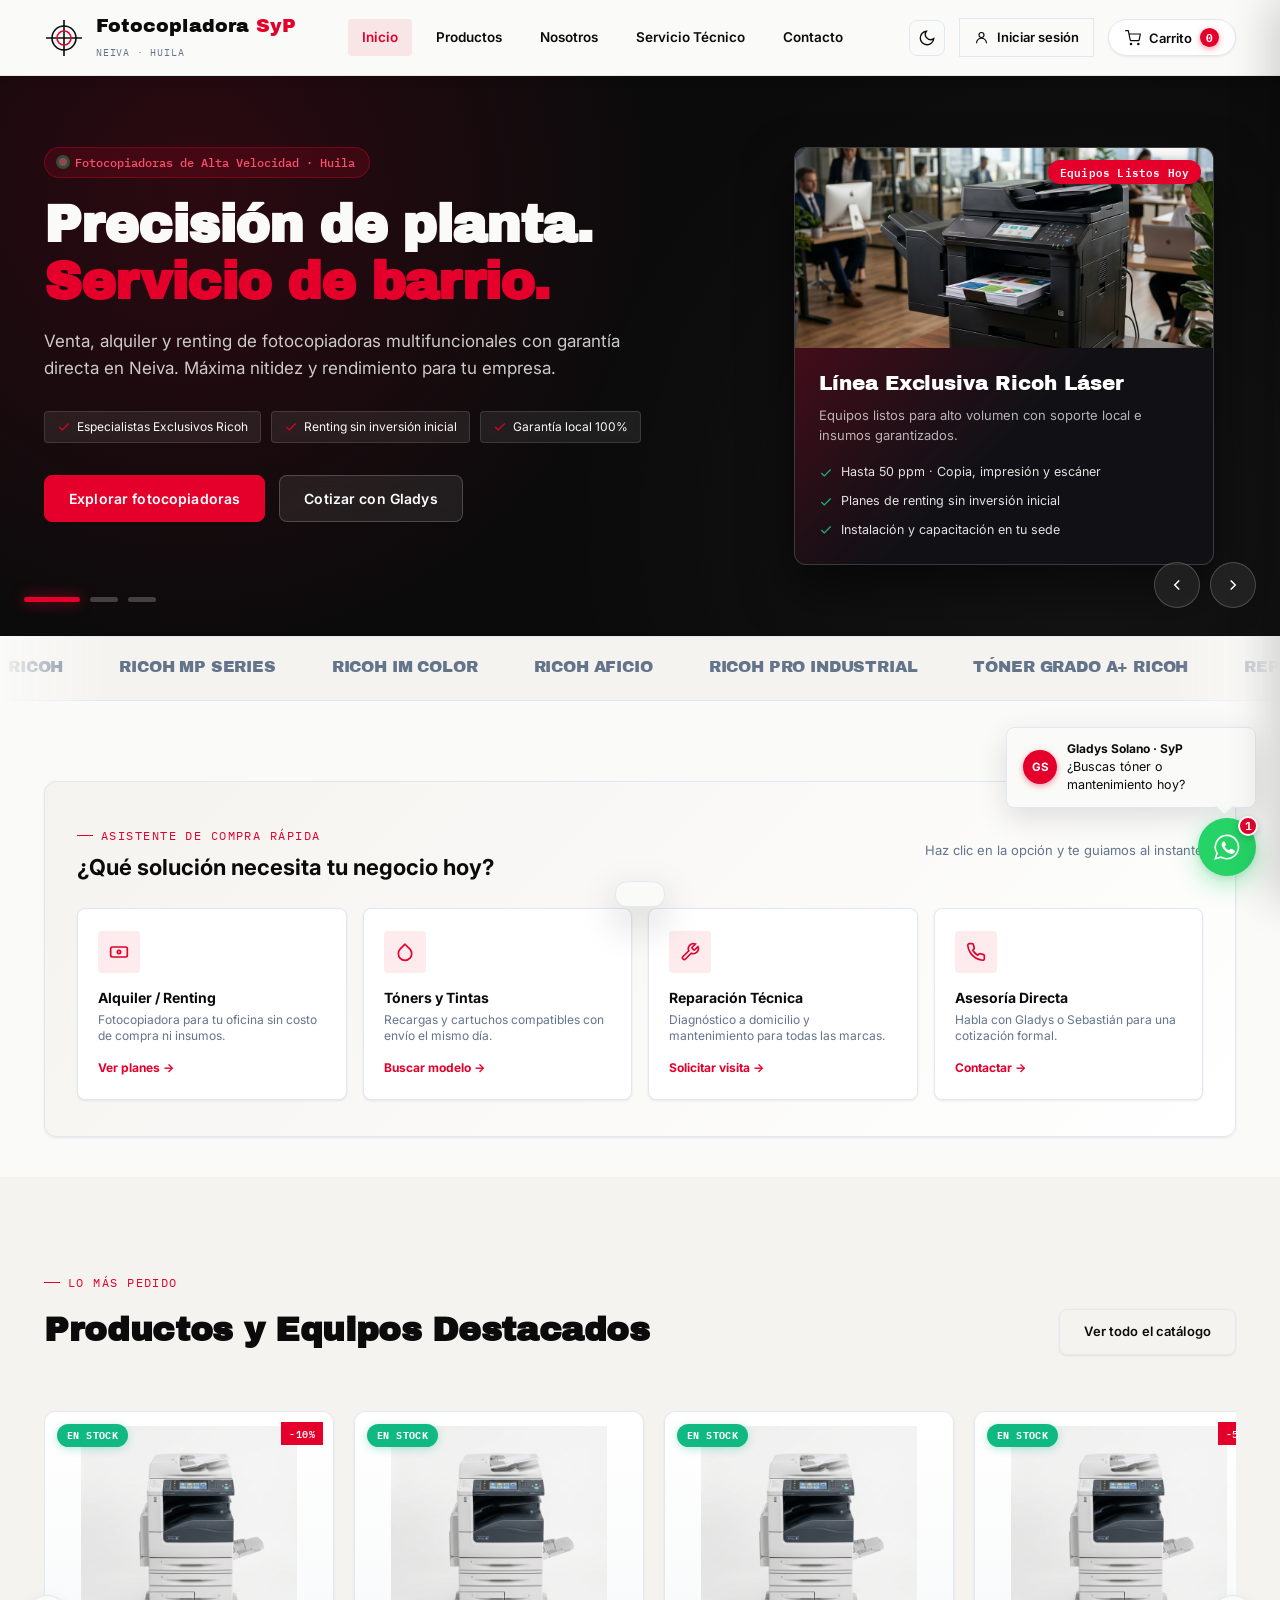
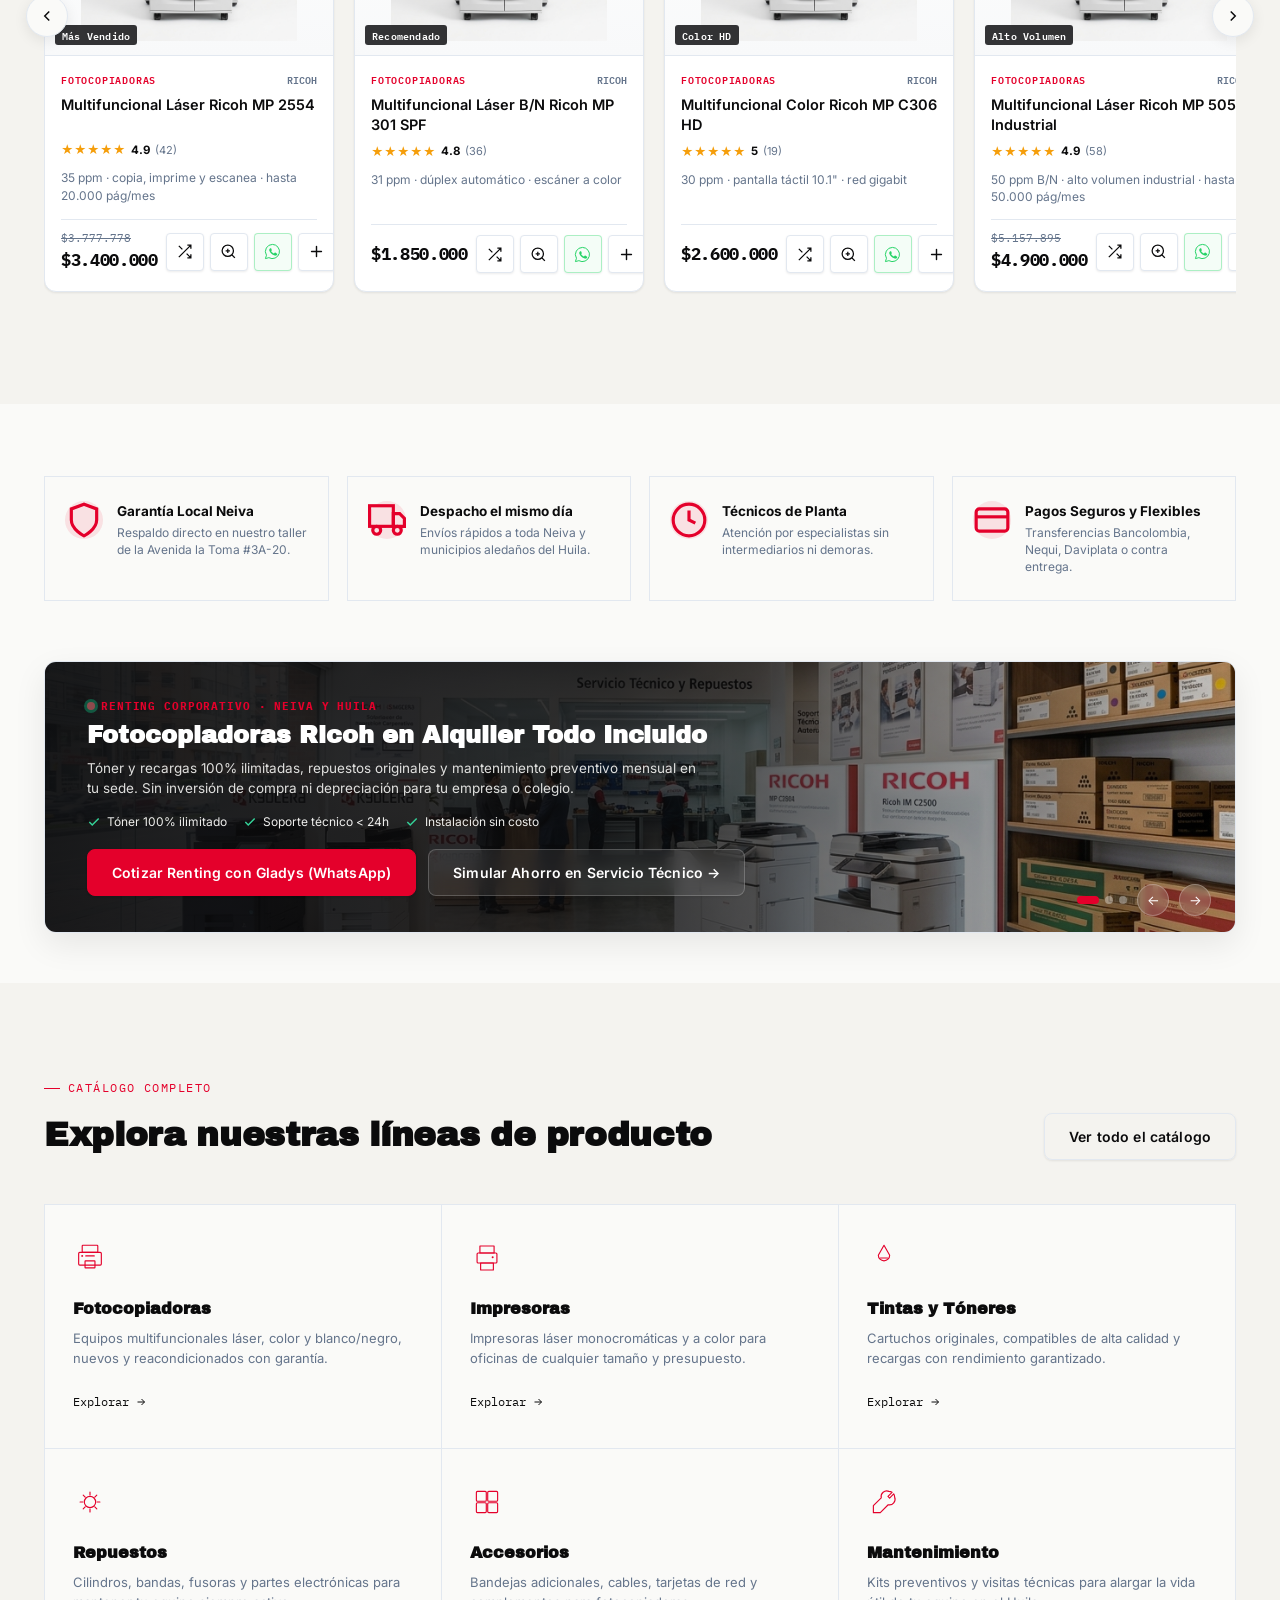
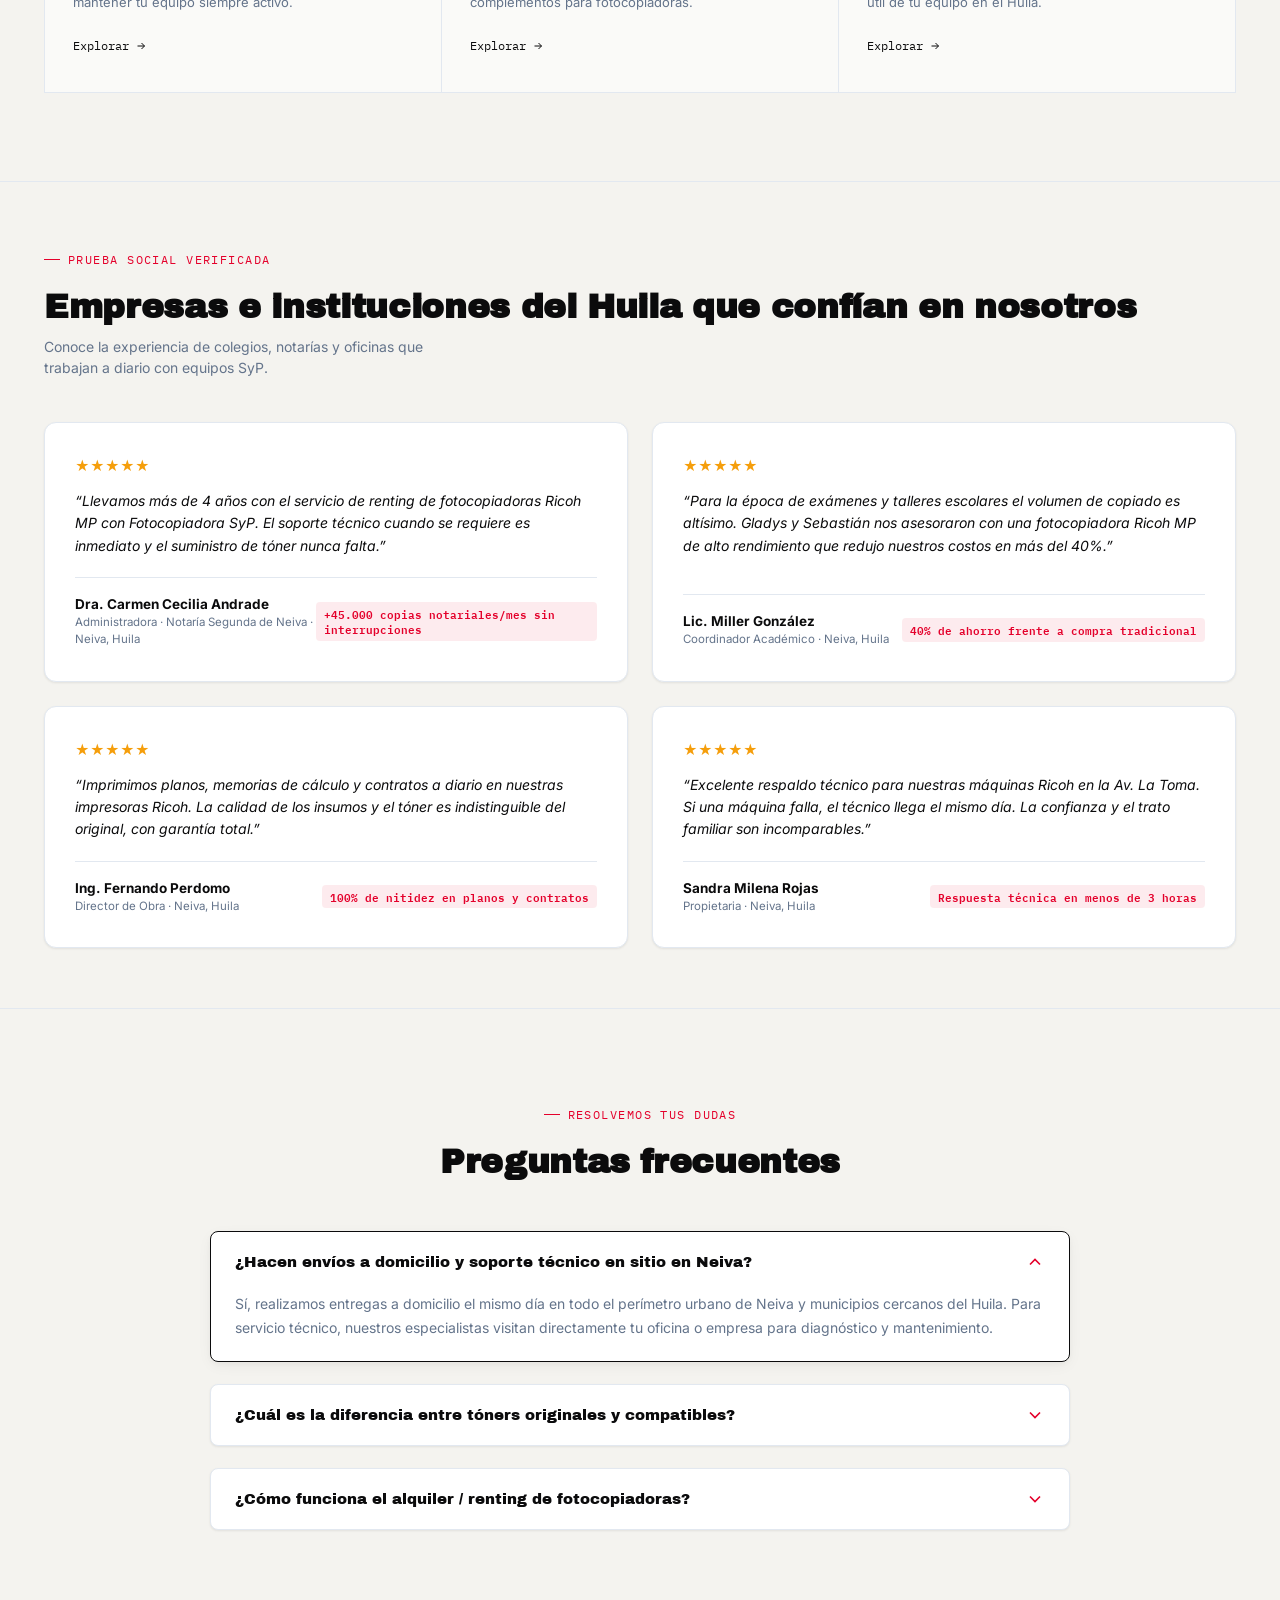
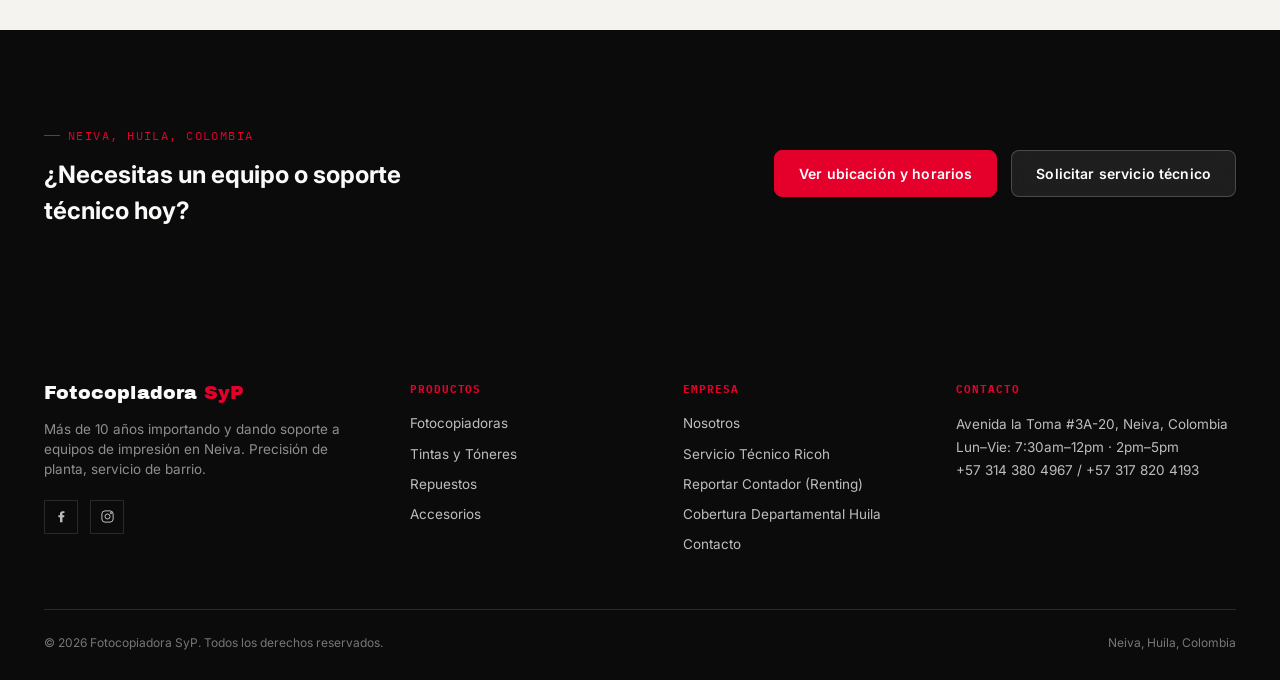
<file: index.html>
<!DOCTYPE html>
<html lang="es">

<head>
  <meta charset="UTF-8">
  <meta name="viewport" content="width=device-width, initial-scale=1.0">
  <title>Fotocopiadora SyP — Fotocopiadoras Ricoh, Tóners y Servicio Técnico en Neiva</title>
  <meta name="description" content="Venta, alquiler, renting y servicio técnico especializado de fotocopiadoras Ricoh en Neiva, Huila. Suministro de tóneres, repuestos y mantenimiento en sitio en Av. La Toma #3A-20.">
  <link rel="canonical" href="https://fotocopiadorasyp.com/">
  <meta name="robots" content="index, follow">

  <!-- Geotargeting SEO Local Neiva, Huila -->
  <meta name="geo.region" content="CO-HUI">
  <meta name="geo.placename" content="Neiva, Huila, Colombia">
  <meta name="geo.position" content="2.93014;-75.29177">
  <meta name="ICBM" content="2.93014, -75.29177">

  <!-- SEO & Social Sharing (Open Graph / Twitter) -->
  <meta property="og:type" content="website">
  <meta property="og:site_name" content="Fotocopiadora SyP Neiva">
  <meta property="og:title" content="Fotocopiadora SyP — Fotocopiadoras Ricoh, Tóners y Servicio Técnico en Neiva">
  <meta property="og:description" content="Venta, alquiler, renting y servicio técnico especializado de fotocopiadoras Ricoh en Neiva, Huila. Atención inmediata con Gladys Solano y Juan Sebastián Portela.">
  <meta property="og:url" content="https://fotocopiadorasyp.com/">
  <meta property="og:image" content="https://fotocopiadorasyp.com/img/hero_ricoh.jpg">
  <meta property="og:image:width" content="1200">
  <meta property="og:image:height" content="630">
  <meta property="og:locale" content="es_CO">
  <meta name="twitter:card" content="summary_large_image">
  <meta name="twitter:title" content="Fotocopiadora SyP — Expertos en Ricoh en Neiva">
  <meta name="twitter:description" content="Venta, renting y mantenimiento de fotocopiadoras Ricoh en Neiva, Huila.">
  <meta name="twitter:image" content="https://fotocopiadorasyp.com/img/hero_ricoh.jpg">
  <meta name="theme-color" content="#E4002B">

  <!-- Preconnect & Preload de Fuentes para Máximo Rendimiento -->
  <link rel="preconnect" href="https://fonts.googleapis.com">
  <link rel="preconnect" href="https://fonts.gstatic.com" crossorigin>

  <!-- Schema.org Datos Estructurados para Google Maps / SEO Local -->
  <script type="application/ld+json">
  {
    "@context": "https://schema.org",
    "@type": "LocalBusiness",
    "name": "Fotocopiadora SyP",
    "alternateName": "SyP Fotocopiadoras e Impresoras Neiva",
    "image": "https://fotocopiadorasyp.com/img/hero_ricoh.jpg",
    "description": "Venta de fotocopiadoras, impresoras, tóneres, repuestos y servicio técnico especializado de la marca Ricoh en Neiva, Huila.",
    "url": "https://fotocopiadorasyp.com/",
    "telephone": ["+573143804967", "+573178204193"],
    "email": "Fotocopiadorassp@outlook.com",
    "address": {
      "@type": "PostalAddress",
      "streetAddress": "Avenida La Toma #3A-20",
      "addressLocality": "Neiva",
      "addressRegion": "Huila",
      "postalCode": "410001",
      "addressCountry": "CO"
    },
    "geo": {
      "@type": "GeoCoordinates",
      "latitude": 2.93014,
      "longitude": -75.29177
    },
    "openingHoursSpecification": [
      {
        "@type": "OpeningHoursSpecification",
        "dayOfWeek": ["Monday", "Tuesday", "Wednesday", "Thursday", "Friday"],
        "opens": "07:30",
        "closes": "12:00"
      },
      {
        "@type": "OpeningHoursSpecification",
        "dayOfWeek": ["Monday", "Tuesday", "Wednesday", "Thursday", "Friday"],
        "opens": "14:00",
        "closes": "17:00"
      }
    ],
    "areaServed": [
      { "@type": "City", "name": "Neiva" },
      { "@type": "City", "name": "Rivera" },
      { "@type": "City", "name": "Campoalegre" },
      { "@type": "City", "name": "Palermo" },
      { "@type": "City", "name": "Aipe" },
      { "@type": "AdministrativeArea", "name": "Huila" }
    ],
    "priceRange": "$$",
    "hasOfferCatalog": {
      "@type": "OfferCatalog",
      "name": "Catálogo de Equipos y Servicios Ricoh",
      "itemListElement": [
        { "@type": "Offer", "itemOffered": { "@type": "Service", "name": "Renting de Fotocopiadoras Ricoh" } },
        { "@type": "Offer", "itemOffered": { "@type": "Service", "name": "Servicio Técnico y Mantenimiento Ricoh" } },
        { "@type": "Offer", "itemOffered": { "@type": "Product", "name": "Tóners y Repuestos Ricoh" } }
      ]
    }
  }
  </script>

  <link rel="manifest" href="manifest.json">
  <link rel="stylesheet" href="css/style.css">
</head>

<body>
  <a href="#mainHero" class="skip-link">Saltar al contenido</a>

  <!-- ===================== HEADER ===================== -->
  <header class="site-header">
    <div class="container">
      <a href="index.html" class="brand">
        <span class="reg-mark animate">
          <svg viewBox="0 0 40 40">
            <g class="layer-black">
              <circle cx="20" cy="20" r="12" />
              <line x1="20" y1="2" x2="20" y2="38" />
              <line x1="2" y1="20" x2="38" y2="20" />
            </g>
            <g class="layer-red">
              <circle cx="20" cy="20" r="7" />
            </g>
          </svg>
        </span>
        <span>
          <span class="brand-name">Fotocopiadora <span>SyP</span></span><br>
          <span class="brand-sub">Neiva · Huila</span>
        </span>
      </a>

      <nav class="main-nav">
        <a href="index.html" data-page="index.html">Inicio</a>
        <a href="productos.html" data-page="productos.html">Productos</a>
        <a href="nosotros.html" data-page="nosotros.html">Nosotros</a>
        <a href="servicio-tecnico.html" data-page="servicio-tecnico.html">Servicio Técnico</a>
        <a href="contacto.html" data-page="contacto.html">Contacto</a>
      </nav>

      <div class="header-actions">
        <div class="account-area" id="accountArea"></div>
        <button class="cart-btn" data-open-cart>
          <svg width="16" height="16" viewBox="0 0 24 24" fill="none" stroke="currentColor" stroke-width="1.8"
            stroke-linecap="round" stroke-linejoin="round">
            <circle cx="9" cy="21" r="1" />
            <circle cx="20" cy="21" r="1" />
            <path d="M1 1h4l2.68 13.39a2 2 0 0 0 2 1.61h9.72a2 2 0 0 0 2-1.61L23 6H6" />
          </svg>
          Carrito <span class="cart-count">0</span>
        </button>
        <button class="nav-toggle" aria-label="Abrir menú">
          <span></span><span></span><span></span>
        </button>
      </div>
    </div>
  </header>

  <!-- ===================== HERO SLIDER / CAROUSEL ===================== -->
  <section class="hero-slider-wrap" id="mainHero">
    <div class="hero-slides-track">
      
      <!-- Slide 1: Fotocopiadoras & Renting -->
      <div class="hero-slide active" data-slide="0">
        <div class="container">
          <div class="hero-slide-grid">
            <div>
              <div class="hero-slide-badge">
                <span class="live-dot" style="background:#E4002B;"></span>
                <span>Fotocopiadoras de Alta Velocidad · Huila</span>
              </div>
              <h1>Precisión de planta.<br><em>Servicio de barrio.</em></h1>
              <p class="hero-slide-lead">
                Venta, alquiler y renting de fotocopiadoras multifuncionales con garantía directa en Neiva. Máxima nitidez y rendimiento para tu empresa.
              </p>
              <div class="hero-chips-list">
                <div class="hero-chip-tag">
                  <svg viewBox="0 0 24 24" fill="none" stroke="currentColor" stroke-width="2"><polyline points="20 6 9 17 4 12"/></svg>
                  <span>Especialistas Exclusivos Ricoh</span>
                </div>
                <div class="hero-chip-tag">
                  <svg viewBox="0 0 24 24" fill="none" stroke="currentColor" stroke-width="2"><polyline points="20 6 9 17 4 12"/></svg>
                  <span>Renting sin inversión inicial</span>
                </div>
                <div class="hero-chip-tag">
                  <svg viewBox="0 0 24 24" fill="none" stroke="currentColor" stroke-width="2"><polyline points="20 6 9 17 4 12"/></svg>
                  <span>Garantía local 100%</span>
                </div>
              </div>
              <div class="hero-ctas">
                <a href="productos.html?cat=fotocopiadoras" class="btn btn-primary">Explorar fotocopiadoras</a>
                <a href="https://wa.me/573143804967?text=Hola%20Gladys%2C%20quisiera%20cotizar%20una%20fotocopiadora%20para%20mi%20empresa" target="_blank" rel="noopener" class="btn btn-outline-light">Cotizar con Gladys</a>
              </div>
            </div>
            
            <div class="hero-slide-visual">
              <div class="hero-card-preview hero-card-with-img">
                <div class="hero-preview-img-box">
                  <img src="img/hero_copier.jpg" alt="Fotocopiadoras Multifuncionales de Alto Volumen en Neiva" class="hero-preview-photo" loading="eager">
                  <span class="preview-tag-floating">Equipos Listos Hoy</span>
                </div>
                <div class="preview-content-box">
                  <div class="preview-title">Línea Exclusiva Ricoh Láser</div>
                  <p class="preview-desc">Equipos listos para alto volumen con soporte local e insumos garantizados.</p>
                  <div class="preview-perks">
                    <div class="preview-perk-item">
                      <svg viewBox="0 0 24 24" fill="none" stroke="currentColor" stroke-width="2"><polyline points="20 6 9 17 4 12"/></svg>
                      <span>Hasta 50 ppm · Copia, impresión y escáner</span>
                    </div>
                    <div class="preview-perk-item">
                      <svg viewBox="0 0 24 24" fill="none" stroke="currentColor" stroke-width="2"><polyline points="20 6 9 17 4 12"/></svg>
                      <span>Planes de renting sin inversión inicial</span>
                    </div>
                    <div class="preview-perk-item">
                      <svg viewBox="0 0 24 24" fill="none" stroke="currentColor" stroke-width="2"><polyline points="20 6 9 17 4 12"/></svg>
                      <span>Instalación y capacitación en tu sede</span>
                    </div>
                  </div>
                </div>
              </div>
            </div>
          </div>
        </div>
      </div>

      <!-- Slide 2: Servicio Técnico & Reparación -->
      <div class="hero-slide" data-slide="1">
        <div class="container">
          <div class="hero-slide-grid">
            <div>
              <div class="hero-slide-badge" style="background:rgba(16, 185, 129, 0.15); border-color:rgba(16, 185, 129, 0.4); color:#34d399;">
                <span class="live-dot" style="background:#10b981;"></span>
                <span>Servicio Técnico a Domicilio · Respuesta &lt; 24h</span>
              </div>
              <h1>Tu equipo reparado<br><em style="color:#10b981;">en tiempo récord.</em></h1>
              <p class="hero-slide-lead">
                Mantenimiento preventivo, correctivo y cambio de repuestos en sitio. Técnicos certificados de planta que van directamente a tu sede en Neiva.
              </p>
              <div class="hero-chips-list">
                <div class="hero-chip-tag">
                  <svg viewBox="0 0 24 24" fill="none" stroke="currentColor" stroke-width="2"><polyline points="20 6 9 17 4 12"/></svg>
                  <span>Diagnóstico profesional en sitio</span>
                </div>
                <div class="hero-chip-tag">
                  <svg viewBox="0 0 24 24" fill="none" stroke="currentColor" stroke-width="2"><polyline points="20 6 9 17 4 12"/></svg>
                  <span>Repuestos originales y certificados</span>
                </div>
                <div class="hero-chip-tag">
                  <svg viewBox="0 0 24 24" fill="none" stroke="currentColor" stroke-width="2"><polyline points="20 6 9 17 4 12"/></svg>
                  <span>Garantía de servicio por escrito</span>
                </div>
              </div>
              <div class="hero-ctas">
                <a href="servicio-tecnico.html" class="btn btn-primary" style="background:#10b981; border-color:#10b981;">Programar visita técnica</a>
                <a href="https://wa.me/573178204193?text=Hola%20Sebasti%C3%A1n%2C%20tengo%20un%20equipo%20con%20falla%20y%20necesito%20soporte%20t%C3%A9cnico" target="_blank" rel="noopener" class="btn btn-outline-light">Hablar con Sebastián (Técnico)</a>
              </div>
            </div>

            <div class="hero-slide-visual">
              <div class="hero-card-preview hero-card-with-img">
                <div class="hero-preview-img-box">
                  <img src="img/hero_service.jpg" alt="Técnico Certificado Reparación de Fotocopiadoras SyP" class="hero-preview-photo" loading="eager">
                  <span class="preview-tag-floating" style="background:#10b981;">Soporte en Sitio</span>
                </div>
                <div class="preview-content-box">
                  <div class="preview-title">Soporte Técnico de Planta</div>
                  <p class="preview-desc">Solución rápida a atascos, manchas, códigos de error y fusoras.</p>
                  <div class="preview-perks">
                    <div class="preview-perk-item">
                      <svg viewBox="0 0 24 24" fill="none" stroke="currentColor" stroke-width="2"><polyline points="20 6 9 17 4 12"/></svg>
                      <span>Visitas programadas en tu horario</span>
                    </div>
                    <div class="preview-perk-item">
                      <svg viewBox="0 0 24 24" fill="none" stroke="currentColor" stroke-width="2"><polyline points="20 6 9 17 4 12"/></svg>
                      <span>Calibración de densidad y cilindro</span>
                    </div>
                    <div class="preview-perk-item">
                      <svg viewBox="0 0 24 24" fill="none" stroke="currentColor" stroke-width="2"><polyline points="20 6 9 17 4 12"/></svg>
                      <span>Historial técnico digital de tu equipo</span>
                    </div>
                  </div>
                </div>
              </div>
            </div>
          </div>
        </div>
      </div>

      <!-- Slide 3: Tóneres, Tintas e Insumos -->
      <div class="hero-slide" data-slide="2">
        <div class="container">
          <div class="hero-slide-grid">
            <div>
              <div class="hero-slide-badge" style="background:rgba(59, 130, 246, 0.15); border-color:rgba(59, 130, 246, 0.4); color:#60a5fa;">
                <span class="live-dot" style="background:#3b82f6;"></span>
                <span>+180 Referencias en Stock · Ahorro hasta 50%</span>
              </div>
              <h1>Tóner y recargas de<br><em style="color:#3b82f6;">calidad Grado A+</em></h1>
              <p class="hero-slide-lead">
                Cartuchos originales y compatibles testeados. Cero derrames, negros profundos y el mayor número de impresiones por gramo.
              </p>
              <div class="hero-chips-list">
                <div class="hero-chip-tag">
                  <svg viewBox="0 0 24 24" fill="none" stroke="currentColor" stroke-width="2"><polyline points="20 6 9 17 4 12"/></svg>
                  <span>Para Series Ricoh MP, IM, Aficio y Color</span>
                </div>
                <div class="hero-chip-tag">
                  <svg viewBox="0 0 24 24" fill="none" stroke="currentColor" stroke-width="2"><polyline points="20 6 9 17 4 12"/></svg>
                  <span>Despacho el mismo día en Neiva</span>
                </div>
                <div class="hero-chip-tag">
                  <svg viewBox="0 0 24 24" fill="none" stroke="currentColor" stroke-width="2"><polyline points="20 6 9 17 4 12"/></svg>
                  <span>Garantía de rendimiento 100%</span>
                </div>
              </div>
              <div class="hero-ctas">
                <a href="productos.html?cat=tintas" class="btn btn-primary" style="background:#3b82f6; border-color:#3b82f6;">Ver catálogo de tóners</a>
                <a href="https://wa.me/573178204193?text=Hola%2C%20quiero%20consultar%20precio%20de%20t%C3%B3ner%20para%20mi%20impresora" target="_blank" rel="noopener" class="btn btn-outline-light">Consultar compatibilidad</a>
              </div>
            </div>

            <div class="hero-slide-visual">
              <div class="hero-card-preview hero-card-with-img">
                <div class="hero-preview-img-box">
                  <img src="img/hero_toner.jpg" alt="Cartuchos de Tóner y Polvo Universal para Fotocopiadoras" class="hero-preview-photo" loading="eager">
                  <span class="preview-tag-floating" style="background:#3b82f6;">+180 en Stock</span>
                </div>
                <div class="preview-content-box">
                  <div class="preview-title">Insumos y Recargas Rápidas</div>
                  <p class="preview-desc">Encuentra el cartucho exacto para tu modelo sin arriesgar tu máquina.</p>
                  <div class="preview-perks">
                    <div class="preview-perk-item">
                      <svg viewBox="0 0 24 24" fill="none" stroke="currentColor" stroke-width="2"><polyline points="20 6 9 17 4 12"/></svg>
                      <span>Polvo microfino de alta fijación</span>
                    </div>
                    <div class="preview-perk-item">
                      <svg viewBox="0 0 24 24" fill="none" stroke="currentColor" stroke-width="2"><polyline points="20 6 9 17 4 12"/></svg>
                      <span>Chips de reconocimiento actualizados</span>
                    </div>
                    <div class="preview-perk-item">
                      <svg viewBox="0 0 24 24" fill="none" stroke="currentColor" stroke-width="2"><polyline points="20 6 9 17 4 12"/></svg>
                      <span>Precios especiales para colegios y oficinas</span>
                    </div>
                  </div>
                </div>
              </div>
            </div>
          </div>
        </div>
      </div>

    </div>

    <!-- Controles del Slider -->
    <div class="hero-slider-indicators">
      <div class="hero-indicator-dot active" data-slide="0"></div>
      <div class="hero-indicator-dot" data-slide="1"></div>
      <div class="hero-indicator-dot" data-slide="2"></div>
    </div>

    <div class="hero-slider-arrows">
      <button class="hero-arrow-btn" id="heroPrevBtn" aria-label="Diapositiva anterior">
        <svg viewBox="0 0 24 24" fill="none" stroke="currentColor" stroke-width="2" width="18" height="18"><polyline points="15 18 9 12 15 6"/></svg>
      </button>
      <button class="hero-arrow-btn" id="heroNextBtn" aria-label="Diapositiva siguiente">
        <svg viewBox="0 0 24 24" fill="none" stroke="currentColor" stroke-width="2" width="18" height="18"><polyline points="9 18 15 12 9 6"/></svg>
      </button>
    </div>
  </section>

  <!-- ===================== MARCAS STRIP INFINITE MARQUEE ===================== -->
  <section class="marquee-container" aria-label="Especialización y Series Ricoh soportadas">
    <div class="marquee-track">
      <div class="marquee-item">
        <svg viewBox="0 0 24 24" fill="currentColor"><circle cx="12" cy="12" r="4"/></svg>
        RICOH
      </div>
      <div class="marquee-item">
        <svg viewBox="0 0 24 24" fill="currentColor"><circle cx="12" cy="12" r="4"/></svg>
        RICOH MP SERIES
      </div>
      <div class="marquee-item">
        <svg viewBox="0 0 24 24" fill="currentColor"><circle cx="12" cy="12" r="4"/></svg>
        RICOH IM COLOR
      </div>
      <div class="marquee-item">
        <svg viewBox="0 0 24 24" fill="currentColor"><circle cx="12" cy="12" r="4"/></svg>
        RICOH AFICIO
      </div>
      <div class="marquee-item">
        <svg viewBox="0 0 24 24" fill="currentColor"><circle cx="12" cy="12" r="4"/></svg>
        RICOH PRO INDUSTRIAL
      </div>
      <div class="marquee-item">
        <svg viewBox="0 0 24 24" fill="currentColor"><circle cx="12" cy="12" r="4"/></svg>
        TÓNER GRADO A+ RICOH
      </div>
      <div class="marquee-item">
        <svg viewBox="0 0 24 24" fill="currentColor"><circle cx="12" cy="12" r="4"/></svg>
        REPUESTOS ORIGINALES RICOH
      </div>
      <div class="marquee-item">
        <svg viewBox="0 0 24 24" fill="currentColor"><circle cx="12" cy="12" r="4"/></svg>
        SOPORTE TÉCNICO OFICIAL NEIVA
      </div>

      <!-- Duplicado para loop infinito fluido -->
      <div class="marquee-item">
        <svg viewBox="0 0 24 24" fill="currentColor"><circle cx="12" cy="12" r="4"/></svg>
        RICOH
      </div>
      <div class="marquee-item">
        <svg viewBox="0 0 24 24" fill="currentColor"><circle cx="12" cy="12" r="4"/></svg>
        RICOH MP SERIES
      </div>
      <div class="marquee-item">
        <svg viewBox="0 0 24 24" fill="currentColor"><circle cx="12" cy="12" r="4"/></svg>
        RICOH IM COLOR
      </div>
      <div class="marquee-item">
        <svg viewBox="0 0 24 24" fill="currentColor"><circle cx="12" cy="12" r="4"/></svg>
        RICOH AFICIO
      </div>
      <div class="marquee-item">
        <svg viewBox="0 0 24 24" fill="currentColor"><circle cx="12" cy="12" r="4"/></svg>
        RICOH PRO INDUSTRIAL
      </div>
      <div class="marquee-item">
        <svg viewBox="0 0 24 24" fill="currentColor"><circle cx="12" cy="12" r="4"/></svg>
        TÓNER GRADO A+ RICOH
      </div>
      <div class="marquee-item">
        <svg viewBox="0 0 24 24" fill="currentColor"><circle cx="12" cy="12" r="4"/></svg>
        REPUESTOS ORIGINALES RICOH
      </div>
      <div class="marquee-item">
        <svg viewBox="0 0 24 24" fill="currentColor"><circle cx="12" cy="12" r="4"/></svg>
        SOPORTE TÉCNICO OFICIAL NEIVA
      </div>
    </div>
  </section>

  <!-- ===================== QUICK SOLUTION FINDER ===================== -->
  <section class="section" style="padding-top:40px; padding-bottom:20px;">
    <div class="container">
      <div class="quick-finder-box">
        <div style="display:flex; justify-content:space-between; align-items:center; flex-wrap:wrap; gap:12px;">
          <div>
            <span class="eyebrow">Asistente de compra rápida</span>
            <h2 style="margin-top:6px; font-size:22px;">¿Qué solución necesita tu negocio hoy?</h2>
          </div>
          <span style="font-size:13px; color:var(--steel);">Haz clic en la opción y te guiamos al instante</span>
        </div>

        <div class="quick-finder-grid">
          <a href="productos.html?cat=fotocopiadoras" class="quick-option-card">
            <div>
              <div class="quick-option-icon">
                <svg width="20" height="20" viewBox="0 0 24 24" fill="none" stroke="currentColor" stroke-width="2"><rect x="2" y="6" width="20" height="12" rx="2"/><circle cx="12" cy="12" r="2"/></svg>
              </div>
              <div class="quick-option-title">Alquiler / Renting</div>
              <div class="quick-option-sub">Fotocopiadora para tu oficina sin costo de compra ni insumos.</div>
            </div>
            <span style="font-size:12px; font-weight:700; color:var(--red); margin-top:14px; display:inline-flex; align-items:center; gap:4px;">
              Ver planes &rarr;
            </span>
          </a>

          <a href="productos.html?cat=tintas" class="quick-option-card">
            <div>
              <div class="quick-option-icon">
                <svg width="20" height="20" viewBox="0 0 24 24" fill="none" stroke="currentColor" stroke-width="2"><path d="M12 2.69l5.66 5.66a8 8 0 1 1-11.31 0z"/></svg>
              </div>
              <div class="quick-option-title">Tóners y Tintas</div>
              <div class="quick-option-sub">Recargas y cartuchos compatibles con envío el mismo día.</div>
            </div>
            <span style="font-size:12px; font-weight:700; color:var(--red); margin-top:14px; display:inline-flex; align-items:center; gap:4px;">
              Buscar modelo &rarr;
            </span>
          </a>

          <a href="servicio-tecnico.html" class="quick-option-card">
            <div>
              <div class="quick-option-icon">
                <svg width="20" height="20" viewBox="0 0 24 24" fill="none" stroke="currentColor" stroke-width="2"><path d="M14.7 6.3a1 1 0 0 0 0 1.4l1.6 1.6a1 1 0 0 0 1.4 0l3.77-3.77a6 6 0 0 1-7.94 7.94l-6.91 6.91a2.12 2.12 0 0 1-3-3l6.91-6.91a6 6 0 0 1 7.94-7.94l-3.76 3.76z"/></svg>
              </div>
              <div class="quick-option-title">Reparación Técnica</div>
              <div class="quick-option-sub">Diagnóstico a domicilio y mantenimiento para todas las marcas.</div>
            </div>
            <span style="font-size:12px; font-weight:700; color:var(--red); margin-top:14px; display:inline-flex; align-items:center; gap:4px;">
              Solicitar visita &rarr;
            </span>
          </a>

          <a href="contacto.html" class="quick-option-card">
            <div>
              <div class="quick-option-icon">
                <svg width="20" height="20" viewBox="0 0 24 24" fill="none" stroke="currentColor" stroke-width="2"><path d="M22 16.92v3a2 2 0 0 1-2.18 2 19.79 19.79 0 0 1-8.63-3.07 19.5 19.5 0 0 1-6-6 19.79 19.79 0 0 1-3.07-8.67A2 2 0 0 1 4.11 2h3a2 2 0 0 1 2 1.72 12.84 12.84 0 0 0 .7 2.81 2 2 0 0 1-.45 2.11L8.09 9.91a16 16 0 0 0 6 6l1.27-1.27a2 2 0 0 1 2.11-.45 12.84 12.84 0 0 0 2.81.7A2 2 0 0 1 22 16.92z"/></svg>
              </div>
              <div class="quick-option-title">Asesoría Directa</div>
              <div class="quick-option-sub">Habla con Gladys o Sebastián para una cotización formal.</div>
            </div>
            <span style="font-size:12px; font-weight:700; color:var(--red); margin-top:14px; display:inline-flex; align-items:center; gap:4px;">
              Contactar &rarr;
            </span>
          </a>
        </div>
      </div>
    </div>
  </section>

  <!-- ===================== CARRUSEL DE PRODUCTOS DESTACADOS ===================== -->
  <section class="section section-dim">
    <div class="container">
      <div class="section-head">
        <div>
          <span class="eyebrow">Lo más pedido</span>
          <h2>Productos y Equipos Destacados</h2>
        </div>
        <div style="display:flex; gap:12px; align-items:center;">
          <a href="productos.html" class="btn btn-outline" style="font-size:13px;">Ver todo el catálogo</a>
        </div>
      </div>

      <!-- Slider horizontal de productos -->
      <div class="product-slider-wrapper">
        <button class="slider-control-btn prev-btn" aria-label="Ver productos anteriores">
          <svg viewBox="0 0 24 24" fill="none" stroke="currentColor" stroke-width="2" width="18" height="18"><polyline points="15 18 9 12 15 6"/></svg>
        </button>

        <div class="product-slider-track" id="featuredSliderTrack">
          <!-- Renderizado dinámico vía JS -->
        </div>

        <button class="slider-control-btn next-btn" aria-label="Ver más productos">
          <svg viewBox="0 0 24 24" fill="none" stroke="currentColor" stroke-width="2" width="18" height="18"><polyline points="9 18 15 12 9 6"/></svg>
        </button>
      </div>
    </div>
  </section>

  <!-- ===================== TRUST BADGES ===================== -->
  <section class="section" style="padding-top:40px; padding-bottom:40px;">
    <div class="container">
      <div class="trust-cards-grid">
        <div class="trust-card">
          <div class="trust-card-icon">
            <svg viewBox="0 0 24 24" fill="none" stroke="currentColor" stroke-width="2"><path d="M12 22s8-4 8-10V5l-8-3-8 3v7c0 6 8 10 8 10z"/></svg>
          </div>
          <div>
            <h4>Garantía Local Neiva</h4>
            <p>Respaldo directo en nuestro taller de la Avenida la Toma #3A-20.</p>
          </div>
        </div>

        <div class="trust-card">
          <div class="trust-card-icon">
            <svg viewBox="0 0 24 24" fill="none" stroke="currentColor" stroke-width="2"><rect x="1" y="3" width="15" height="13"/><polygon points="16 8 20 8 23 11 23 16 16 16 16 8"/><circle cx="5.5" cy="18.5" r="2.5"/><circle cx="18.5" cy="18.5" r="2.5"/></svg>
          </div>
          <div>
            <h4>Despacho el mismo día</h4>
            <p>Envíos rápidos a toda Neiva y municipios aledaños del Huila.</p>
          </div>
        </div>

        <div class="trust-card">
          <div class="trust-card-icon">
            <svg viewBox="0 0 24 24" fill="none" stroke="currentColor" stroke-width="2"><circle cx="12" cy="12" r="10"/><polyline points="12 6 12 12 16 14"/></svg>
          </div>
          <div>
            <h4>Técnicos de Planta</h4>
            <p>Atención por especialistas sin intermediarios ni demoras.</p>
          </div>
        </div>

        <div class="trust-card">
          <div class="trust-card-icon">
            <svg viewBox="0 0 24 24" fill="none" stroke="currentColor" stroke-width="2"><rect x="2" y="5" width="20" height="14" rx="2"/><line x1="2" y1="10" x2="22" y2="10"/></svg>
          </div>
          <div>
            <h4>Pagos Seguros y Flexibles</h4>
            <p>Transferencias Bancolombia, Nequi, Daviplata o contra entrega.</p>
          </div>
        </div>
      </div>
    </div>
  </section>

  <!-- ===================== SLIDER DESTACADO DE SERVICIOS & RENTING ===================== -->
  <section class="section" id="slider-servicios" style="padding-top:20px; padding-bottom:50px;">
    <div class="container">
      <div class="banner-slider-wrap" id="servicesBannerSlider">
        <div class="banner-slider-track">
          
          <!-- Slide 1: Renting & Alquiler Corporativo Ricoh -->
          <div class="banner-slide active" data-banner-slide="0">
            <img src="img/about_store.jpg" alt="Planes de Renting y Alquiler de Fotocopiadoras Ricoh en Neiva" class="banner-slide-img" loading="lazy">
            <div class="banner-slide-overlay">
              <div class="banner-slide-eyebrow">
                <span class="live-dot" style="background:var(--red);"></span>
                Renting Corporativo · Neiva y Huila
              </div>
              <h2 class="banner-slide-title">Fotocopiadoras Ricoh en Alquiler Todo Incluido</h2>
              <p class="banner-slide-desc">
                Tóner y recargas 100% ilimitadas, repuestos originales y mantenimiento preventivo mensual en tu sede. Sin inversión de compra ni depreciación para tu empresa o colegio.
              </p>
              <div class="banner-perks-row">
                <span>
                  <svg width="14" height="14" viewBox="0 0 24 24" fill="none" stroke="currentColor" stroke-width="2.5"><polyline points="20 6 9 17 4 12"/></svg>
                  Tóner 100% ilimitado
                </span>
                <span>
                  <svg width="14" height="14" viewBox="0 0 24 24" fill="none" stroke="currentColor" stroke-width="2.5"><polyline points="20 6 9 17 4 12"/></svg>
                  Soporte técnico &lt; 24h
                </span>
                <span>
                  <svg width="14" height="14" viewBox="0 0 24 24" fill="none" stroke="currentColor" stroke-width="2.5"><polyline points="20 6 9 17 4 12"/></svg>
                  Instalación sin costo
                </span>
              </div>
              <div class="banner-actions">
                <a href="https://wa.me/573143804967?text=Hola%20Gladys%2C%20quisiera%20cotizar%20un%20plan%20de%20Renting%20Ricoh%20para%20mi%20oficina" target="_blank" rel="noopener" class="btn btn-primary">
                  Cotizar Renting con Gladys (WhatsApp)
                </a>
                <a href="servicio-tecnico.html#calculadora-renting" class="btn btn-outline-light">
                  Simular Ahorro en Servicio Técnico &rarr;
                </a>
              </div>
            </div>
          </div>

          <!-- Slide 2: Asesoría Directa y Punto de Venta en Neiva -->
          <div class="banner-slide" data-banner-slide="1">
            <img src="img/contact_advisors.jpg" alt="Mesa de Atención y Asesoría Fotocopiadora SyP Neiva" class="banner-slide-img" loading="lazy">
            <div class="banner-slide-overlay">
              <div class="banner-slide-eyebrow">
                <span class="live-dot" style="background:#10b981;"></span>
                Atención Inmediata · Av. La Toma #3A-20
              </div>
              <h2 class="banner-slide-title">¿Necesitas insumos, tóners o asesoría para tu oficina?</h2>
              <p class="banner-slide-desc">
                Encuentra el suministro exacto para tu impresora o fotocopiadora Ricoh con asesoría personalizada de Gladys Solano y despacho exprés el mismo día en Neiva.
              </p>
              <div class="banner-perks-row">
                <span>
                  <svg width="14" height="14" viewBox="0 0 24 24" fill="none" stroke="currentColor" stroke-width="2.5"><polyline points="20 6 9 17 4 12"/></svg>
                  +180 referencias en stock
                </span>
                <span>
                  <svg width="14" height="14" viewBox="0 0 24 24" fill="none" stroke="currentColor" stroke-width="2.5"><polyline points="20 6 9 17 4 12"/></svg>
                  Garantía de rendimiento 100%
                </span>
                <span>
                  <svg width="14" height="14" viewBox="0 0 24 24" fill="none" stroke="currentColor" stroke-width="2.5"><polyline points="20 6 9 17 4 12"/></svg>
                  Facturación Electrónica DIAN
                </span>
              </div>
              <div class="banner-actions">
                <a href="https://wa.me/573143804967?text=Hola%20Gladys%2C%20necesito%20cotizar%20suministros%20e%20insumos%20Ricoh" target="_blank" rel="noopener" class="btn btn-primary">
                  Hablar con Gladys por WhatsApp
                </a>
                <a href="contacto.html" class="btn btn-outline-light">
                  Ver Ubicación y Horarios &rarr;
                </a>
              </div>
            </div>
          </div>

          <!-- Slide 3: Servicio Técnico Especializado a Domicilio -->
          <div class="banner-slide" data-banner-slide="2">
            <img src="img/service_workshop.jpg" alt="Taller Especializado y Servicio Técnico Ricoh Neiva" class="banner-slide-img" loading="lazy">
            <div class="banner-slide-overlay">
              <div class="banner-slide-eyebrow" style="color:#60a5fa;">
                <span class="live-dot" style="background:#3b82f6;"></span>
                Soporte Técnico de Planta · Neiva
              </div>
              <h2 class="banner-slide-title">Diagnóstico y Reparación en Sitio para Equipos Ricoh</h2>
              <p class="banner-slide-desc">
                Eliminamos atascos continuos, códigos de error SC y manchas en tus impresiones. Nuestro técnico Juan Sebastián Portela atiende directamente en tu sede con repuestos probados.
              </p>
              <div class="banner-perks-row">
                <span>
                  <svg width="14" height="14" viewBox="0 0 24 24" fill="none" stroke="currentColor" stroke-width="2.5"><polyline points="20 6 9 17 4 12"/></svg>
                  Mantenimiento preventivo y correctivo
                </span>
                <span>
                  <svg width="14" height="14" viewBox="0 0 24 24" fill="none" stroke="currentColor" stroke-width="2.5"><polyline points="20 6 9 17 4 12"/></svg>
                  Calibración de cilindro y fusor
                </span>
                <span>
                  <svg width="14" height="14" viewBox="0 0 24 24" fill="none" stroke="currentColor" stroke-width="2.5"><polyline points="20 6 9 17 4 12"/></svg>
                  Garantía de servicio por escrito
                </span>
              </div>
              <div class="banner-actions">
                <a href="servicio-tecnico.html" class="btn btn-primary" style="background:#3b82f6; border-color:#3b82f6;">
                  Agendar Visita Técnica
                </a>
                <a href="https://wa.me/573178204193?text=Hola%20Sebasti%C3%A1n%2C%20tengo%20un%20equipo%20Ricoh%20con%20falla%20y%20requiero%20asistencia%20t%C3%A9cnica" target="_blank" rel="noopener" class="btn btn-outline-light">
                  Consultar con Sebastián (Técnico)
                </a>
              </div>
            </div>
          </div>

        </div>

        <!-- Controles de Navegación del Banner Slider -->
        <div class="banner-slider-nav">
          <div class="banner-nav-dots" id="bannerNavDots">
            <span class="banner-dot active" data-bdot="0" aria-label="Slide 1: Renting"></span>
            <span class="banner-dot" data-bdot="1" aria-label="Slide 2: Asesoría"></span>
            <span class="banner-dot" data-bdot="2" aria-label="Slide 3: Soporte"></span>
          </div>
          <button class="banner-nav-btn" id="bannerPrevBtn" aria-label="Anterior">&larr;</button>
          <button class="banner-nav-btn" id="bannerNextBtn" aria-label="Siguiente">&rarr;</button>
        </div>
      </div>
    </div>
  </section>

  <!-- ===================== CATEGORÍAS ===================== -->
  <section class="section section-dim">
    <div class="container">
      <div class="section-head">
        <div>
          <span class="eyebrow">Catálogo completo</span>
          <h2>Explora nuestras líneas de producto</h2>
        </div>
        <a href="productos.html" class="btn btn-outline">Ver todo el catálogo</a>
      </div>
      <div class="cat-grid">
        <a href="productos.html?cat=fotocopiadoras" class="cat-card">
          <div class="cat-icon"><svg viewBox="0 0 48 48" fill="none" stroke="currentColor" stroke-width="1.6"
              stroke-linecap="round" stroke-linejoin="round">
              <rect x="8" y="16" width="32" height="18" rx="1.5" />
              <rect x="13" y="6" width="22" height="10" rx="1" />
              <rect x="17" y="28" width="14" height="10" rx="0.5" />
              <circle cx="13" cy="21" r="1.4" fill="currentColor" stroke="none" />
              <line x1="18" y1="21" x2="30" y2="21" />
            </svg></div>
          <h3>Fotocopiadoras</h3>
          <p>Equipos multifuncionales láser, color y blanco/negro, nuevos y reacondicionados con garantía.</p>
          <span class="cat-link">Explorar <svg viewBox="0 0 24 24" fill="none" stroke="currentColor" stroke-width="2">
              <path d="M5 12h14M13 6l6 6-6 6" />
            </svg></span>
        </a>
        <a href="productos.html?cat=impresoras" class="cat-card">
          <div class="cat-icon"><svg viewBox="0 0 48 48" fill="none" stroke="currentColor" stroke-width="1.6"
              stroke-linecap="round" stroke-linejoin="round">
              <rect x="10" y="17" width="28" height="14" rx="1.5" />
              <rect x="14" y="7" width="20" height="10" />
              <rect x="15" y="31" width="18" height="10" />
              <circle cx="32" cy="23" r="1.4" fill="currentColor" stroke="none" />
            </svg></div>
          <h3>Impresoras</h3>
          <p>Impresoras láser monocromáticas y a color para oficinas de cualquier tamaño y presupuesto.</p>
          <span class="cat-link">Explorar <svg viewBox="0 0 24 24" fill="none" stroke="currentColor" stroke-width="2">
              <path d="M5 12h14M13 6l6 6-6 6" />
            </svg></span>
        </a>
        <a href="productos.html?cat=tintas" class="cat-card">
          <div class="cat-icon"><svg viewBox="0 0 48 48" fill="none" stroke="currentColor" stroke-width="1.6"
              stroke-linecap="round" stroke-linejoin="round">
              <path d="M24 6 L32 20 A8 8 0 1 1 16 20 Z" />
              <line x1="19" y1="24" x2="29" y2="24" />
            </svg></div>
          <h3>Tintas y Tóneres</h3>
          <p>Cartuchos originales, compatibles de alta calidad y recargas con rendimiento garantizado.</p>
          <span class="cat-link">Explorar <svg viewBox="0 0 24 24" fill="none" stroke="currentColor" stroke-width="2">
              <path d="M5 12h14M13 6l6 6-6 6" />
            </svg></span>
        </a>
        <a href="productos.html?cat=repuestos" class="cat-card">
          <div class="cat-icon"><svg viewBox="0 0 48 48" fill="none" stroke="currentColor" stroke-width="1.6"
              stroke-linecap="round" stroke-linejoin="round">
              <circle cx="24" cy="24" r="8" />
              <path
                d="M24 10v4M24 34v4M38 24h-4M14 24h-4M33.6 14.4l-2.8 2.8M17.2 30.8l-2.8 2.8M33.6 33.6l-2.8-2.8M17.2 17.2l-2.8-2.8" />
            </svg></div>
          <h3>Repuestos</h3>
          <p>Cilindros, bandas, fusoras y partes electrónicas para mantener tu equipo siempre activo.</p>
          <span class="cat-link">Explorar <svg viewBox="0 0 24 24" fill="none" stroke="currentColor" stroke-width="2">
              <path d="M5 12h14M13 6l6 6-6 6" />
            </svg></span>
        </a>
        <a href="productos.html?cat=accesorios" class="cat-card">
          <div class="cat-icon"><svg viewBox="0 0 48 48" fill="none" stroke="currentColor" stroke-width="1.6"
              stroke-linecap="round" stroke-linejoin="round">
              <rect x="9" y="9" width="14" height="14" rx="1.5" />
              <rect x="25" y="9" width="14" height="14" rx="1.5" />
              <rect x="9" y="25" width="14" height="14" rx="1.5" />
              <rect x="25" y="25" width="14" height="14" rx="1.5" />
            </svg></div>
          <h3>Accesorios</h3>
          <p>Bandejas adicionales, cables, tarjetas de red y complementos para fotocopiadoras.</p>
          <span class="cat-link">Explorar <svg viewBox="0 0 24 24" fill="none" stroke="currentColor" stroke-width="2">
              <path d="M5 12h14M13 6l6 6-6 6" />
            </svg></span>
        </a>
        <a href="productos.html?cat=mantenimiento" class="cat-card">
          <div class="cat-icon"><svg viewBox="0 0 48 48" fill="none" stroke="currentColor" stroke-width="1.6"
              stroke-linecap="round" stroke-linejoin="round">
              <path
                d="M31 9a8 8 0 0 0-10.9 9.1L9 29.2V39h9.8l11.1-11.1A8 8 0 0 0 39 17a7.9 7.9 0 0 0-1.3-4.4L31.9 18.4 29.6 16 35.4 10.3A8 8 0 0 0 31 9Z" />
            </svg></div>
          <h3>Mantenimiento</h3>
          <p>Kits preventivos y visitas técnicas para alargar la vida útil de tu equipo en el Huila.</p>
          <span class="cat-link">Explorar <svg viewBox="0 0 24 24" fill="none" stroke="currentColor" stroke-width="2">
              <path d="M5 12h14M13 6l6 6-6 6" />
            </svg></span>
        </a>
      </div>
    </div>
  </section>

  <!-- ===================== CASOS DE ÉXITO & TESTIMONIOS ===================== -->
  <section class="testimonials-section" id="testimonios">
    <div class="container">
      <div class="section-head">
        <div>
          <span class="eyebrow" style="color:var(--red);">Prueba Social Verificada</span>
          <h2>Empresas e instituciones del Huila que confían en nosotros</h2>
          <p style="font-size:14px; color:var(--steel); margin-top:4px;">Conoce la experiencia de colegios, notarías y oficinas que trabajan a diario con equipos SyP.</p>
        </div>
      </div>
      <div class="testimonials-grid" id="testimonialsGrid">
        <!-- Renderizado dinámico vía JS -->
      </div>
    </div>
  </section>

  <!-- ===================== PREGUNTAS FRECUENTES (FAQ) ===================== -->
  <section class="section section-dim">
    <div class="container">
      <div class="section-head" style="justify-content:center; text-align:center;">
        <div>
          <span class="eyebrow">Resolvemos tus dudas</span>
          <h2>Preguntas frecuentes</h2>
        </div>
      </div>
      <div class="faq-list">
        <div class="faq-item open">
          <button class="faq-question">
            <span>¿Hacen envíos a domicilio y soporte técnico en sitio en Neiva?</span>
            <svg class="faq-icon" viewBox="0 0 24 24" fill="none" stroke="currentColor" stroke-width="2"><polyline points="6 9 12 15 18 9"/></svg>
          </button>
          <div class="faq-answer">
            Sí, realizamos entregas a domicilio el mismo día en todo el perímetro urbano de Neiva y municipios cercanos del Huila. Para servicio técnico, nuestros especialistas visitan directamente tu oficina o empresa para diagnóstico y mantenimiento.
          </div>
        </div>

        <div class="faq-item">
          <button class="faq-question">
            <span>¿Cuál es la diferencia entre tóners originales y compatibles?</span>
            <svg class="faq-icon" viewBox="0 0 24 24" fill="none" stroke="currentColor" stroke-width="2"><polyline points="6 9 12 15 18 9"/></svg>
          </button>
          <div class="faq-answer">
            Nuestros tóners compatibles son de calidad grado A Premium, probados rigurosamente para ofrecer la misma densidad de negro y rendimiento en páginas que los cartuchos originales, pero con un ahorro de hasta un 50% en tu presupuesto mensual.
          </div>
        </div>

        <div class="faq-item">
          <button class="faq-question">
            <span>¿Cómo funciona el alquiler / renting de fotocopiadoras?</span>
            <svg class="faq-icon" viewBox="0 0 24 24" fill="none" stroke="currentColor" stroke-width="2"><polyline points="6 9 12 15 18 9"/></svg>
          </button>
          <div class="faq-answer">
            El plan de renting te entrega un equipo multifuncional de alto rendimiento sin inversión inicial. El canon mensual incluye todo el tóner que necesites, repuestos y visitas de mantenimiento preventivo periódicas sin costo adicional.
          </div>
        </div>
      </div>
    </div>
  </section>

  <!-- ===================== CTA CONTACTO ===================== -->
  <section class="section section-dark">
    <div class="container"
      style="display:flex; align-items:center; justify-content:space-between; gap:24px; flex-wrap:wrap;">
      <div>
        <span class="eyebrow">Neiva, Huila, Colombia</span>
        <h2 style="margin-top:12px; max-width:26ch;">¿Necesitas un equipo o soporte técnico hoy?</h2>
      </div>
      <div class="hero-ctas" style="margin:0;">
        <a href="contacto.html" class="btn btn-primary">Ver ubicación y horarios</a>
        <a href="servicio-tecnico.html" class="btn btn-outline-light">Solicitar servicio técnico</a>
      </div>
    </div>
  </section>

  <!-- ===================== FOOTER ===================== -->
  <footer class="site-footer">
    <div class="container">
      <div class="footer-top">
        <div class="footer-brand">
          <span class="brand-name" style="color:var(--paper);">Fotocopiadora <span>SyP</span></span>
          <p>Más de 10 años importando y dando soporte a equipos de impresión en Neiva. Precisión de planta, servicio de barrio.</p>
          <div class="footer-social">
            <a href="https://web.facebook.com/copycaes/" target="_blank" rel="noopener" aria-label="Facebook">
              <svg viewBox="0 0 24 24" fill="currentColor">
                <path
                  d="M13.5 21v-8h2.7l.4-3.1h-3.1V8c0-.9.3-1.5 1.6-1.5h1.6V3.7C15.9 3.6 14.9 3.5 13.7 3.5c-2.4 0-4.1 1.5-4.1 4.2v2.2H7v3.1h2.6v8h3.9z" />
              </svg>
            </a>
            <a href="https://www.instagram.com/copycaess/" target="_blank" rel="noopener" aria-label="Instagram">
              <svg viewBox="0 0 24 24" fill="none" stroke="currentColor" stroke-width="1.6">
                <rect x="3" y="3" width="18" height="18" rx="5" />
                <circle cx="12" cy="12" r="4" />
                <circle cx="17.5" cy="6.5" r="1" />
              </svg>
            </a>
          </div>
        </div>
        <div class="footer-col">
          <h4>Productos</h4>
          <ul>
            <li><a href="productos.html?cat=fotocopiadoras">Fotocopiadoras</a></li>
            <li><a href="productos.html?cat=tintas">Tintas y Tóneres</a></li>
            <li><a href="productos.html?cat=repuestos">Repuestos</a></li>
            <li><a href="productos.html?cat=accesorios">Accesorios</a></li>
          </ul>
        </div>
        <div class="footer-col">
          <h4>Empresa</h4>
          <ul>
            <li><a href="nosotros.html">Nosotros</a></li>
            <li><a href="servicio-tecnico.html">Servicio Técnico Ricoh</a></li>
            <li><a href="servicio-tecnico.html#reporte-contador-mensual">Reportar Contador (Renting)</a></li>
            <li><a href="servicio-tecnico.html#cobertura-huila">Cobertura Departamental Huila</a></li>
            <li><a href="contacto.html">Contacto</a></li>
          </ul>
        </div>
        <div class="footer-col">
          <h4>Contacto</h4>
          <address>
            Avenida la Toma #3A-20, Neiva, Colombia<br>
            Lun–Vie: 7:30am–12pm · 2pm–5pm<br>
            +57 314 380 4967 / +57 317 820 4193
          </address>
        </div>
      </div>
      <div class="footer-bottom">
        <span>© <span id="year"></span> Fotocopiadora SyP. Todos los derechos reservados.</span>
        <span>Neiva, Huila, Colombia</span>
      </div>
    </div>
  </footer>

  <!-- ===================== CARRITO (drawer) ===================== -->
  <div class="cart-overlay" id="cartOverlay"></div>
  <aside class="cart-drawer" id="cartDrawer">
    <div class="cart-head">
      <h2>Tu carrito</h2>
      <button class="cart-close" id="cartClose" aria-label="Cerrar carrito">
        <svg viewBox="0 0 24 24" fill="none" stroke="currentColor" stroke-width="1.8">
          <line x1="6" y1="6" x2="18" y2="18" />
          <line x1="18" y1="6" x2="6" y2="18" />
        </svg>
      </button>
    </div>
    <div class="cart-items" id="cartItems"></div>
    <div class="cart-foot" id="cartFoot" style="display:none;">
      <div class="cart-total-row">
        <span class="label">Total</span>
        <span class="value" id="cartTotalValue">$0</span>
      </div>
      <button class="btn btn-primary btn-block" id="checkoutBtn">Proceder al pago</button>
      <button class="btn btn-outline btn-block" id="printQuoteBtn" style="margin-top:8px; font-size:12.5px; border-color:var(--line);">📄 Descargar Cotización Formal (PDF)</button>
      <p class="cart-note">Serás redirigido a WhatsApp para confirmar tu pedido.</p>
    </div>
  </aside>

  <!-- ===================== TOAST ===================== -->
  <div class="toast" id="toast"></div>

  <!-- ===================== FLOATING WHATSAPP ASSISTANT WIDGET ===================== -->
  <div class="floating-assistant-wrap">
    <div class="floating-assistant-bubble" id="floatingAssistantBubble" title="Hacer una consulta rápida">
      <div class="bubble-avatar">GS</div>
      <div>
        <strong style="display:block; font-size:12px;">Gladys Solano · SyP</strong>
        <span>¿Buscas tóner o mantenimiento hoy?</span>
      </div>
    </div>
    <a class="floating-wa-btn"
      href="https://wa.me/573178204193?text=Hola%2C%20me%20gustar%C3%ADa%20recibir%20asesor%C3%ADa%20personalizada%20con%20Fotocopiadora%20SyP"
      target="_blank" rel="noopener" aria-label="Escribir por WhatsApp">
      <span class="floating-badge">1</span>
      <svg viewBox="0 0 24 24" fill="currentColor" width="28" height="28">
        <path
          d="M17.5 14.4c-.3-.1-1.6-.8-1.9-.9-.3-.1-.4-.1-.6.1-.2.3-.7.9-.8 1-.2.2-.3.2-.5.1-1.5-.7-2.5-1.3-3.5-3-.3-.5.3-.4.8-1.4.1-.2 0-.3 0-.5-.1-.1-.6-1.5-.8-2-.2-.5-.4-.4-.6-.5h-.5c-.2 0-.5.1-.7.3-.2.3-1 1-1 2.3 0 1.4 1 2.7 1.1 2.9.1.2 2 3 4.8 4.3.7.3 1.2.5 1.6.6.7.2 1.3.2 1.8.1.5-.1 1.6-.7 1.9-1.3.2-.6.2-1.1.2-1.2-.1-.1-.3-.2-.5-.3z" />
        <path d="M12 2a10 10 0 0 0-8.5 15.3L2 22l4.9-1.3A10 10 0 1 0 12 2z" fill="none" stroke="currentColor"
          stroke-width="1.4" />
      </svg>
    </a>
  </div>

  <!-- ===================== CHECKOUT MODAL ===================== -->
  <div class="modal-overlay" id="checkoutOverlay" style="display:none;"></div>
  <div class="modal" id="checkoutModal" style="display:none;"></div>

  <script src="js/products.js"></script>
  <script src="js/auth.js"></script>
  <script src="js/main.js"></script>
  <script>
    // Home: renderizar productos en el slider track horizontal
    document.addEventListener('DOMContentLoaded', () => {
      const featured = PRODUCTS.slice(0, 10);
      const track = document.getElementById('featuredSliderTrack');
      if (track) {
        renderProductGrid(track, featured);
      }
    });
  </script>
</body>

</html>
</file>
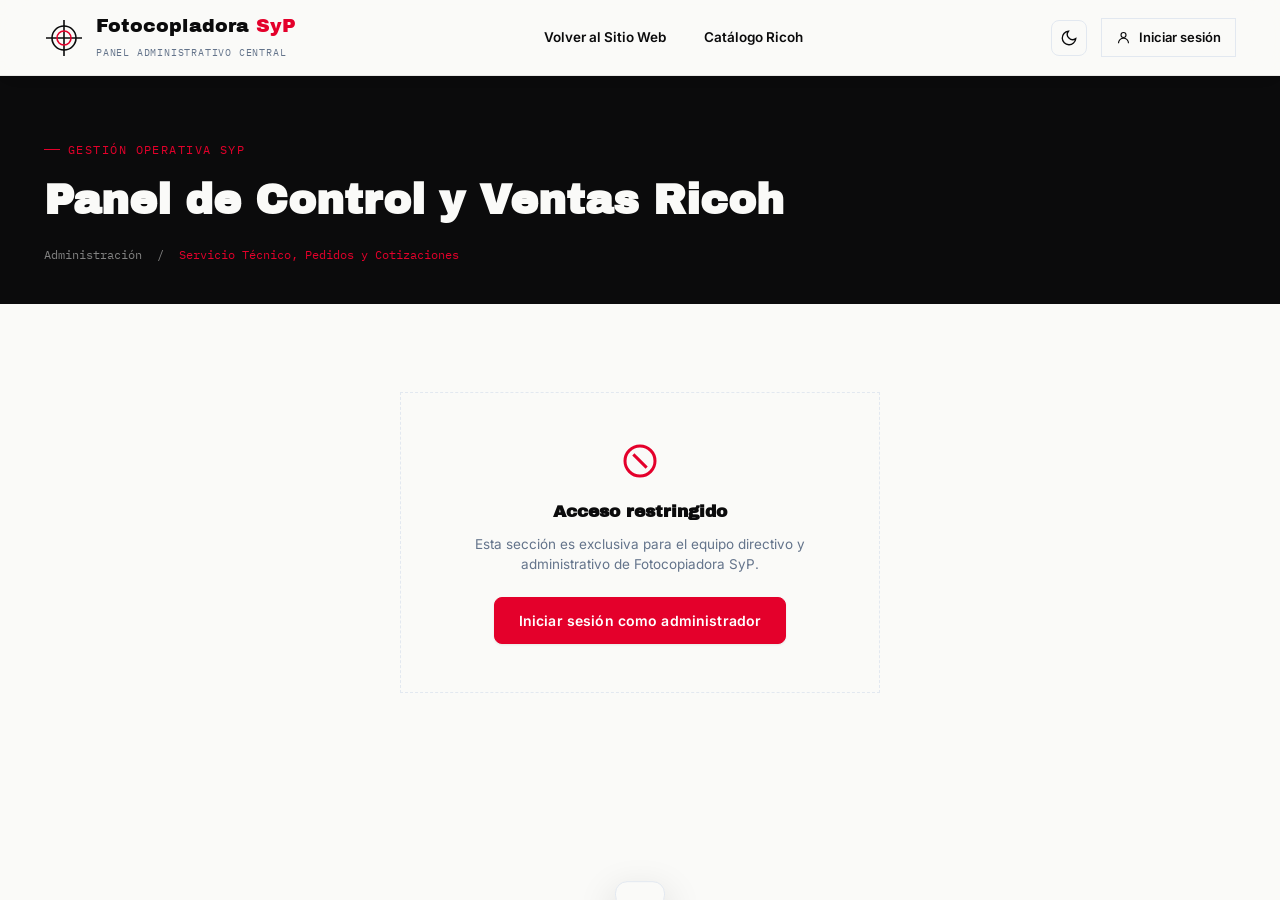
<file: admin.html>
<!DOCTYPE html>
<html lang="es">
<head>
<meta charset="UTF-8">
<meta name="viewport" content="width=device-width, initial-scale=1.0">
<title>Panel Administrativo SyP | Gestión Central Ricoh Neiva</title>
<meta name="robots" content="noindex, nofollow">
<meta name="theme-color" content="#E4002B">

<!-- Preconnect de Fuentes -->
<link rel="preconnect" href="https://fonts.googleapis.com">
<link rel="preconnect" href="https://fonts.gstatic.com" crossorigin>

<link rel="manifest" href="manifest.json">
<link rel="stylesheet" href="css/style.css">
<style>
.admin-tabs-nav {
  display: flex;
  gap: 12px;
  border-bottom: 2px solid var(--line, #e2e8f0);
  margin-bottom: 24px;
}
.admin-tab-btn {
  padding: 12px 20px;
  font-size: 14px;
  font-weight: 700;
  color: var(--steel, #64748b);
  background: none;
  border: none;
  border-bottom: 3px solid transparent;
  cursor: pointer;
  margin-bottom: -2px;
  display: inline-flex;
  align-items: center;
  gap: 8px;
  transition: all 0.15s ease;
}
.admin-tab-btn.active {
  color: var(--red, #cf142b);
  border-bottom-color: var(--red, #cf142b);
}
.admin-tab-btn:hover:not(.active) {
  color: var(--ink, #0f172a);
}
.admin-tab-content {
  display: none;
}
.admin-tab-content.active {
  display: block;
}
.admin-sub-badge {
  font-size: 11px;
  font-weight: 700;
  padding: 2px 8px;
  border-radius: 999px;
  background: #f1f5f9;
  color: #334155;
}

/* --- Estilos de Analytics & Métricas --- */
.analytics-grid {
  display: grid;
  grid-template-columns: repeat(auto-fit, minmax(230px, 1fr));
  gap: 16px;
  margin-bottom: 28px;
}
.kpi-card {
  background: #ffffff;
  border: 1px solid var(--line, #e2e8f0);
  border-radius: 8px;
  padding: 20px;
  box-shadow: 0 2px 6px rgba(0,0,0,0.03);
  position: relative;
  overflow: hidden;
}
.kpi-card.accent {
  border-left: 4px solid var(--red, #cf142b);
}
.kpi-card .kpi-title {
  font-size: 11.5px;
  font-weight: 700;
  text-transform: uppercase;
  letter-spacing: .06em;
  color: var(--steel, #64748b);
  margin-bottom: 8px;
}
.kpi-card .kpi-value {
  font-size: 26px;
  font-weight: 900;
  color: var(--ink, #0f172a);
  font-family: var(--font-mono, monospace);
  line-height: 1.1;
  margin-bottom: 6px;
}
.kpi-card .kpi-sub {
  font-size: 12px;
  color: #64748b;
}
.analytics-two-col {
  display: grid;
  grid-template-columns: 1fr 1fr;
  gap: 24px;
  margin-bottom: 28px;
}
@media (max-width: 900px) {
  .analytics-two-col { grid-template-columns: 1fr; }
}
.analytics-panel {
  background: #ffffff;
  border: 1px solid var(--line, #e2e8f0);
  border-radius: 8px;
  padding: 22px;
}
.analytics-panel h4 {
  margin: 0 0 16px;
  font-size: 14.5px;
  font-weight: 800;
  display: flex;
  align-items: center;
  justify-content: space-between;
}
.bar-row {
  margin-bottom: 12px;
}
.bar-header {
  display: flex;
  justify-content: space-between;
  font-size: 12.5px;
  font-weight: 600;
  margin-bottom: 4px;
}
.bar-track {
  height: 8px;
  background: #f1f5f9;
  border-radius: 4px;
  overflow: hidden;
}
.bar-fill {
  height: 100%;
  background: var(--red, #cf142b);
  border-radius: 4px;
  transition: width 0.4s ease;
}
.bar-fill.blue { background: #0284c7; }
.bar-fill.green { background: #16a34a; }
.bar-fill.purple { background: #9333ea; }
.bar-fill.amber { background: #d97706; }
.live-stream-item {
  display: flex;
  align-items: center;
  justify-content: space-between;
  padding: 10px 0;
  border-bottom: 1px solid #f1f5f9;
  font-size: 12.5px;
}
.live-stream-item:last-child { border-bottom: none; }
.export-center {
  background: #f8fafc;
  border: 1px dashed #cbd5e1;
  border-radius: 8px;
  padding: 18px 20px;
  display: flex;
  flex-wrap: wrap;
  gap: 12px;
  align-items: center;
  justify-content: space-between;
  margin-bottom: 28px;
}
.wa-quick-btn {
  display: inline-flex;
  align-items: center;
  gap: 4px;
  padding: 4px 8px;
  font-size: 11px;
  font-weight: 700;
  background: #25D366;
  color: #fff;
  border-radius: 4px;
  text-decoration: none;
  transition: transform .15s ease, background .15s ease;
  white-space: nowrap;
}
.wa-quick-btn:hover {
  background: #1ebc59;
  transform: translateY(-1px);
}
</style>
</head>
<body>

<!-- ===================== HEADER ===================== -->
<header class="site-header">
  <div class="container">
    <a href="index.html" class="brand">
      <span class="reg-mark animate">
        <svg viewBox="0 0 40 40">
          <g class="layer-black"><circle cx="20" cy="20" r="12"/><line x1="20" y1="2" x2="20" y2="38"/><line x1="2" y1="20" x2="38" y2="20"/></g>
          <g class="layer-red"><circle cx="20" cy="20" r="7"/></g>
        </svg>
      </span>
      <span>
        <span class="brand-name">Fotocopiadora <span>SyP</span></span><br>
        <span class="brand-sub">Panel Administrativo Central</span>
      </span>
    </a>

    <nav class="main-nav">
      <a href="index.html" data-page="index.html">Volver al Sitio Web</a>
      <a href="productos.html">Catálogo Ricoh</a>
    </nav>

    <div class="header-actions">
      <div class="account-area" id="accountArea"></div>
      <button class="nav-toggle" aria-label="Abrir menú">
        <span></span><span></span><span></span>
      </button>
    </div>
  </div>
</header>

<!-- ===================== PAGE HEADER ===================== -->
<section class="page-header">
  <div class="container">
    <span class="eyebrow" style="color:var(--red);">Gestión Operativa SyP</span>
    <h1>Panel de Control y Ventas Ricoh</h1>
    <div class="breadcrumb">Administración <span class="sep">/</span> <span class="current">Servicio Técnico, Pedidos y Cotizaciones</span></div>
  </div>
</section>

<!-- ===================== CONTENIDO PROTEGIDO ===================== -->
<section class="section" id="adminContent" style="display:none; padding-top:40px;">
  <div class="container">

    <!-- NAVEGACIÓN POR PESTAÑAS -->
    <div class="admin-tabs-nav">
      <button class="admin-tab-btn active" onclick="switchAdminTab('requests', this)">
        🛠️ Solicitudes de Servicio Técnico
        <span class="admin-sub-badge" id="badgeReqCount">0</span>
      </button>
      <button class="admin-tab-btn" onclick="switchAdminTab('orders', this)">
        📦 Pedidos & E-Commerce
        <span class="admin-sub-badge" id="badgeOrderCount">0</span>
      </button>
      <button class="admin-tab-btn" onclick="switchAdminTab('quotes', this)">
        📄 Cotizaciones Formales
        <span class="admin-sub-badge" id="badgeQuoteCount">0</span>
      </button>
      <button class="admin-tab-btn" onclick="switchAdminTab('counters', this)">
        📊 Reportes de Contadores (Renting)
        <span class="admin-sub-badge" id="badgeCounterCount">0</span>
      </button>
      <button class="admin-tab-btn" onclick="switchAdminTab('analytics', this)">
        📈 Métricas & Analítica en Vivo
      </button>
    </div>

    <!-- ================= TAB 1: SOLICITUDES DE SERVICIO TÉCNICO ================= -->
    <div id="tabRequests" class="admin-tab-content active">
      <div class="stat-cards">
        <div class="stat-card accent">
          <span class="num" id="statTotal">0</span>
          <span class="lbl">Solicitudes totales</span>
        </div>
        <div class="stat-card">
          <span class="num" id="statPendientes">0</span>
          <span class="lbl">Pendientes</span>
        </div>
        <div class="stat-card">
          <span class="num" id="statProceso">0</span>
          <span class="lbl">En proceso</span>
        </div>
        <div class="stat-card">
          <span class="num" id="statCompletadas">0</span>
          <span class="lbl">Completadas</span>
        </div>
      </div>

      <div class="product-toolbar">
        <div class="chip-row" id="statusFilterRow">
          <button class="chip active" data-status="all">Todas</button>
          <button class="chip" data-status="Pendiente">Pendientes</button>
          <button class="chip" data-status="Confirmada">Confirmadas</button>
          <button class="chip" data-status="En proceso">En proceso</button>
          <button class="chip" data-status="Completada">Completadas</button>
          <button class="chip" data-status="Cancelada">Canceladas</button>
        </div>
        <div style="display:flex;gap:12px;align-items:center;flex-wrap:wrap;">
          <button class="btn btn-outline" id="exportCSVBtn" style="padding:9px 16px;font-size:13px;">
            <svg width="14" height="14" viewBox="0 0 24 24" fill="none" stroke="currentColor" stroke-width="2"><path d="M21 15v4a2 2 0 0 1-2 2H5a2 2 0 0 1-2-2v-4"/><polyline points="7 10 12 15 17 10"/><line x1="12" y1="15" x2="12" y2="3"/></svg>
            Exportar CSV
          </button>
          <span class="results-count" id="adminCount">0 solicitudes</span>
        </div>
      </div>

      <div class="table-wrap">
        <table class="admin-table">
          <thead>
            <tr>
              <th>Cliente</th>
              <th>Equipo</th>
              <th>Tipo de servicio</th>
              <th>Fecha / Hora</th>
              <th>Descripción</th>
              <th>Estado</th>
              <th>Acción</th>
            </tr>
          </thead>
          <tbody id="requestsTableBody"></tbody>
        </table>
      </div>
    </div>

    <!-- ================= TAB 2: PEDIDOS & FACTURACIÓN ================= -->
    <div id="tabOrders" class="admin-tab-content">
      <div class="product-toolbar" style="display:flex; justify-content:space-between; align-items:center; flex-wrap:wrap; gap:12px;">
        <h3 style="font-size:16px; font-weight:800; margin:0;">Registro de Pedidos E-Commerce Neiva</h3>
        <div style="display:flex; align-items:center; gap:12px;">
          <span class="results-count" id="ordersCount">0 pedidos registrados</span>
          <button class="btn btn-outline" onclick="downloadDatasetCSV('orders')" style="padding:6px 12px; font-size:12px;">📥 Exportar Pedidos CSV</button>
        </div>
      </div>

      <div class="table-wrap">
        <table class="admin-table">
          <thead>
            <tr>
              <th>Código / Fecha</th>
              <th>Cliente / NIT</th>
              <th>Dirección / Zona</th>
              <th>Pago / Total</th>
              <th>Estado Pago</th>
              <th>Estado Envío</th>
              <th>Acciones</th>
            </tr>
          </thead>
          <tbody id="ordersTableBody"></tbody>
        </table>
      </div>
    </div>

    <!-- ================= TAB 3: COTIZACIONES FORMALES ================= -->
    <div id="tabQuotes" class="admin-tab-content">
      <div class="product-toolbar" style="display:flex; justify-content:space-between; align-items:center; flex-wrap:wrap; gap:12px;">
        <h3 style="font-size:16px; font-weight:800; margin:0;">Cotizaciones Emitidas con Enlace Permanente</h3>
        <div style="display:flex; align-items:center; gap:12px;">
          <span class="results-count" id="quotesCount">0 cotizaciones</span>
          <button class="btn btn-outline" onclick="downloadDatasetCSV('quotes')" style="padding:6px 12px; font-size:12px;">📥 Exportar Cotizaciones CSV</button>
        </div>
      </div>

      <div class="table-wrap">
        <table class="admin-table">
          <thead>
            <tr>
              <th>Código</th>
              <th>Cliente / Contacto</th>
              <th>Subtotal / IVA</th>
              <th>Total COP</th>
              <th>Fecha</th>
              <th>Enlace Permanente</th>
            </tr>
          </thead>
          <tbody id="quotesTableBody"></tbody>
        </table>
      </div>
    </div>

    <!-- ================= TAB 4: REPORTES DE CONTADORES (RENTING) ================= -->
    <div id="tabCounters" class="admin-tab-content">
      <div class="product-toolbar" style="display:flex; justify-content:space-between; align-items:center; flex-wrap:wrap; gap:12px;">
        <h3 style="font-size:16px; font-weight:800; margin:0;">Lecturas Mensuales de Copiado & Renting</h3>
        <div style="display:flex; align-items:center; gap:12px;">
          <span class="results-count" id="countersCount">0 reportes de contadores</span>
          <button class="btn btn-outline" onclick="downloadDatasetCSV('counters')" style="padding:6px 12px; font-size:12px;">📥 Exportar Contadores CSV</button>
        </div>
      </div>

      <div class="table-wrap">
        <table class="admin-table">
          <thead>
            <tr>
              <th>ID / Fecha</th>
              <th>Cliente de Renting</th>
              <th>Modelo Ricoh</th>
              <th>Contador B/N</th>
              <th>Contador Color</th>
              <th>Mes Facturado</th>
              <th>Observaciones</th>
              <th>Acción</th>
            </tr>
          </thead>
          <tbody id="countersTableBody"></tbody>
        </table>
      </div>
    </div>

    <!-- ================= TAB 5: MÉTRICAS & ANALÍTICA EN VIVO ================= -->
    <div id="tabAnalytics" class="admin-tab-content">
      <div class="product-toolbar" style="margin-bottom:20px; display:flex; justify-content:space-between; align-items:center; flex-wrap:wrap; gap:12px;">
        <div>
          <h3 style="font-size:18px; font-weight:800; margin:0;">Dashboard Ejecutivo de Operaciones & Ventas Ricoh</h3>
          <span style="font-size:12.5px; color:var(--steel);">Métricas consolidadas en tiempo real para el departamento del Huila</span>
        </div>
        <div style="display:flex; align-items:center; gap:10px;">
          <label for="analyticsMonthSelect" style="font-size:12.5px; font-weight:700; color:var(--steel);">Filtrar Mes:</label>
          <select id="analyticsMonthSelect" style="padding:6px 12px; font-size:12.5px; border:1px solid var(--line); border-radius:4px; font-weight:600;">
            <option value="">Histórico Total</option>
          </select>
          <button class="btn btn-outline" id="refreshAnalyticsBtn" style="padding:6px 12px; font-size:12px;">🔄 Actualizar</button>
        </div>
      </div>

      <!-- Tarjetas KPI -->
      <div class="analytics-grid">
        <div class="kpi-card accent">
          <div class="kpi-title">Ventas Totales COP</div>
          <div class="kpi-value" id="kpiSalesTotal">$0</div>
          <div class="kpi-sub" id="kpiOrdersCount">0 pedidos cerrados</div>
        </div>
        <div class="kpi-card">
          <div class="kpi-title">Ticket Promedio</div>
          <div class="kpi-value" id="kpiAvgTicket">$0</div>
          <div class="kpi-sub">Por transacción e-commerce</div>
        </div>
        <div class="kpi-card">
          <div class="kpi-title">Servicio Técnico</div>
          <div class="kpi-value" id="kpiMaintTotal">0</div>
          <div class="kpi-sub" id="kpiMaintResolved">0% completadas / atendidas</div>
        </div>
        <div class="kpi-card">
          <div class="kpi-title">Páginas Renting Ricoh</div>
          <div class="kpi-value" id="kpiRentingPages">0</div>
          <div class="kpi-sub" id="kpiQuotesTotal">0 cotizaciones emitidas</div>
        </div>
      </div>

      <!-- Centro de Exportaciones Oficiales de SyP (CSV) -->
      <div class="export-center">
        <div>
          <strong style="font-size:13.5px; color:#0f172a; display:block;">📥 Descarga de Reportes Contables y Operativos (Excel / CSV)</strong>
          <span style="font-size:12px; color:#64748b;">Archivos con codificación UTF-8 BOM para apertura directa en Microsoft Excel sin problemas de tildes ni caracteres especiales.</span>
        </div>
        <div style="display:flex; gap:8px; flex-wrap:wrap;">
          <button class="btn btn-outline" onclick="downloadDatasetCSV('orders')" style="font-size:11.5px; padding:6px 10px;">📦 Pedidos CSV</button>
          <button class="btn btn-outline" onclick="downloadDatasetCSV('requests')" style="font-size:11.5px; padding:6px 10px;">🛠️ Solicitudes CSV</button>
          <button class="btn btn-outline" onclick="downloadDatasetCSV('counters')" style="font-size:11.5px; padding:6px 10px;">📊 Contadores CSV</button>
          <button class="btn btn-outline" onclick="downloadDatasetCSV('quotes')" style="font-size:11.5px; padding:6px 10px;">📄 Cotizaciones CSV</button>
        </div>
      </div>

      <!-- Gráficos de barras & desglose analítico -->
      <div class="analytics-two-col">
        <!-- Métodos de Pago -->
        <div class="analytics-panel">
          <h4>
            <span>💳 Ventas por Método de Pago</span>
            <span style="font-size:11.5px; color:var(--steel); font-weight:normal;" id="paymentBreakdownCount">Total</span>
          </h4>
          <div id="paymentBarsContainer">
            <div style="color:var(--steel); font-size:12px;">Cargando distribución de pagos...</div>
          </div>
        </div>

        <!-- Equipos Ricoh Más Atendidos -->
        <div class="analytics-panel">
          <h4>
            <span>🖨️ Equipos Ricoh en Soporte Técnico</span>
            <span style="font-size:11.5px; color:var(--steel); font-weight:normal;">Top modelos</span>
          </h4>
          <div id="ricohModelsContainer">
            <div style="color:var(--steel); font-size:12px;">Cargando modelos atendidos...</div>
          </div>
        </div>
      </div>

      <div class="analytics-two-col">
        <!-- Estado de Envíos en Neiva -->
        <div class="analytics-panel">
          <h4>
            <span>🛵 Despachos en Neiva y Huila</span>
            <span style="font-size:11.5px; color:var(--steel); font-weight:normal;">Logística local</span>
          </h4>
          <div id="shippingStatusContainer">
            <div style="color:var(--steel); font-size:12px;">Cargando estado de envíos...</div>
          </div>
        </div>

        <!-- Flujo de Actividad en Vivo -->
        <div class="analytics-panel">
          <h4>
            <span>⚡ Flujo de Actividad en Vivo</span>
            <span style="font-size:11px; background:#dcfce7; color:#15803d; padding:2px 8px; border-radius:12px; font-weight:700;">Conectado</span>
          </h4>
          <div id="liveActivityContainer" style="max-height:280px; overflow-y:auto;">
            <div style="color:var(--steel); font-size:12px;">Cargando actividad reciente...</div>
          </div>
        </div>
      </div>

    </div>

  </div>
</section>

<!-- ===================== ACCESO DENEGADO ===================== -->
<section class="section" id="deniedContent">
  <div class="container">
    <div class="gate-box">
      <div class="icon">
        <svg viewBox="0 0 24 24" fill="none" stroke="currentColor" stroke-width="1.8"><circle cx="12" cy="12" r="9"/><line x1="8" y1="8" x2="16" y2="16"/></svg>
      </div>
      <h3>Acceso restringido</h3>
      <p>Esta sección es exclusiva para el equipo directivo y administrativo de Fotocopiadora SyP.</p>
      <a href="login.html" class="btn btn-primary">Iniciar sesión como administrador</a>
    </div>
  </div>
</section>

<script src="js/products.js"></script>
<script src="js/auth.js"></script>
<script src="js/main.js"></script>
<script>
  let currentFilter = 'all';
  let cachedRequests = [];
  let cachedOrders = [];
  let cachedQuotes = [];
  let cachedCounters = [];
  let currentAnalytics = null;

  function switchAdminTab(tabName, btn) {
    document.querySelectorAll('.admin-tab-btn').forEach(b => b.classList.remove('active'));
    document.querySelectorAll('.admin-tab-content').forEach(c => c.classList.remove('active'));
    
    btn.classList.add('active');
    if (tabName === 'requests') {
      document.getElementById('tabRequests').classList.add('active');
    } else if (tabName === 'orders') {
      document.getElementById('tabOrders').classList.add('active');
      loadOrdersData();
    } else if (tabName === 'quotes') {
      document.getElementById('tabQuotes').classList.add('active');
      loadQuotesData();
    } else if (tabName === 'counters') {
      document.getElementById('tabCounters').classList.add('active');
      loadCountersData();
    } else if (tabName === 'analytics') {
      document.getElementById('tabAnalytics').classList.add('active');
      loadAnalyticsData();
    }
  }

  function renderStats(list) {
    document.getElementById('statTotal').textContent = list.length;
    document.getElementById('statPendientes').textContent = list.filter((r) => r.estado === 'Pendiente').length;
    document.getElementById('statProceso').textContent = list.filter((r) => r.estado === 'En proceso').length;
    document.getElementById('statCompletadas').textContent = list.filter((r) => r.estado === 'Completada').length;
    document.getElementById('badgeReqCount').textContent = list.length;
  }

  async function loadAdminData() {
    cachedRequests = await SyP.fetchAllAdminRequests(currentFilter);
    renderStats(cachedRequests);
    renderTable(cachedRequests);
  }

  function renderTable(list) {
    const body = document.getElementById('requestsTableBody');
    const countEl = document.getElementById('adminCount');
    
    let filtered = list;
    if (currentFilter !== 'all') {
      filtered = list.filter((r) => r.estado === currentFilter);
    }

    if (countEl) countEl.textContent = `${filtered.length} solicitud${filtered.length !== 1 ? 'es' : ''}`;

    if (filtered.length === 0) {
      body.innerHTML = `<tr><td colspan="7"><div class="table-empty">No hay solicitudes con este filtro.</div></td></tr>`;
      return;
    }

    body.innerHTML = filtered
      .map(
        (r) => {
          const cleanPhone = (r.clientePhone || '3178204193').replace(/\D/g, '');
          const waPhone = cleanPhone.length === 10 ? `57${cleanPhone}` : cleanPhone;
          const waMsg = `Hola ${r.clienteNombre}, te contactamos de Fotocopiadora SyP respecto a tu solicitud de ${r.tipo} para el equipo Ricoh ${r.equipo} programada para el ${r.fecha} (${r.hora}). Nuestro técnico asignado es Juan Sebastián Portela. ¿Confirmas tu disponibilidad en Neiva?`;
          return `
      <tr>
        <td>
          <strong>${escapeHTML(r.clienteNombre)}</strong><br>
          <span style="color:var(--steel); font-size:11.5px;">${escapeHTML(r.clienteEmail)}</span>
          ${r.clientePhone ? `<br><span style="color:var(--steel); font-size:11px;">📱 ${escapeHTML(r.clientePhone)}</span>` : ''}
        </td>
        <td><strong>${escapeHTML(r.equipo)}</strong></td>
        <td><span class="badge badge-confirmada" style="background:var(--paper-dim); color:var(--ink);">${escapeHTML(r.tipo)}</span></td>
        <td>${escapeHTML(r.fecha)}<br><span style="font-family:var(--font-mono); font-size:11.5px; color:var(--steel);">${escapeHTML(r.hora)}</span></td>
        <td style="max-width:220px; font-size:12.5px; line-height:1.4;">${escapeHTML(r.descripcion || '—')}</td>
        <td>
          <select data-id="${escapeHTML(r.id)}" class="status-select" style="font-weight:600; cursor:pointer;">
            ${['Pendiente', 'Confirmada', 'En proceso', 'Completada', 'Cancelada']
              .map((s) => `<option value="${s}" ${s === r.estado ? 'selected' : ''}>${s}</option>`)
              .join('')}
          </select>
        </td>
        <td>
          <a href="https://wa.me/${encodeURIComponent(waPhone)}?text=${encodeURIComponent(waMsg)}" target="_blank" rel="noopener"
            class="wa-quick-btn" title="Notificar cita técnica por WhatsApp al cliente">
            📲 WhatsApp
          </a>
        </td>
      </tr>`;
        }
      )
      .join('');

    body.querySelectorAll('.status-select').forEach((sel) => {
      sel.addEventListener('change', async () => {
        const id = sel.dataset.id;
        const newStatus = sel.value;
        await SyP.updateRequestStatus(id, newStatus);
        showToast(`Solicitud ${id} actualizada a: ${newStatus} ✓`);
        loadAdminData();
      });
    });
  }

  async function loadOrdersData() {
    cachedOrders = await SyP.fetchAllAdminOrders();
    const countEl = document.getElementById('ordersCount');
    const badgeEl = document.getElementById('badgeOrderCount');
    if (countEl) countEl.textContent = `${cachedOrders.length} pedido${cachedOrders.length !== 1 ? 's' : ''} registrado${cachedOrders.length !== 1 ? 's' : ''}`;
    if (badgeEl) badgeEl.textContent = cachedOrders.length;

    const tbody = document.getElementById('ordersTableBody');
    if (!tbody) return;

    if (cachedOrders.length === 0) {
      tbody.innerHTML = `<tr><td colspan="7"><div style="text-align:center; padding:32px; color:#64748b;">No hay pedidos registrados aún.</div></td></tr>`;
      return;
    }

    tbody.innerHTML = cachedOrders.map(o => {
      const cleanPhone = (o.client_phone || '3143804967').replace(/\D/g, '');
      const waPhone = cleanPhone.length === 10 ? `57${cleanPhone}` : cleanPhone;
      const waMsg = `Hola ${o.client_name}, te confirmamos desde Fotocopiadora SyP que tu pedido ${o.order_code} por valor de $${Number(o.total).toLocaleString('es-CO')} COP se encuentra en estado: ${o.shipping_status}. Dirección de entrega en ${o.delivery_city}: ${o.delivery_address}. ¡Gracias por confiar en suministros Ricoh de SyP!`;
      return `
      <tr>
        <td>
          <strong style="font-family:monospace; color:var(--red); font-size:13px;">${escapeHTML(o.order_code)}</strong><br>
          <span style="font-size:11px; color:#64748b;">${o.created_at ? new Date(o.created_at).toLocaleDateString('es-CO') : ''}</span>
        </td>
        <td>
          <strong>${escapeHTML(o.client_name)}</strong><br>
          <span style="font-size:11.5px; color:#64748b;">NIT/CC: ${escapeHTML(o.client_nit || 'N/A')}</span><br>
          <span style="font-size:11px; color:#64748b;">📱 ${escapeHTML(o.client_phone)}</span>
        </td>
        <td style="max-width:180px; font-size:12px;">
          <strong>${escapeHTML(o.delivery_city)}</strong><br>
          ${escapeHTML(o.delivery_address)}
        </td>
        <td>
          <strong style="font-size:14px; color:#0f172a;">$${Number(o.total).toLocaleString('es-CO')}</strong><br>
          <span style="font-size:11px; color:#0284c7;">${escapeHTML(o.payment_method)}</span>
        </td>
        <td>
          <select data-order-id="${escapeHTML(o.id)}" class="order-payment-select" style="font-size:12px; font-weight:600; padding:4px 8px;">
            ${['Aprobado', 'Pendiente', 'En Verificación', 'Rechazado']
              .map(s => `<option value="${s}" ${s === o.payment_status ? 'selected' : ''}>${s}</option>`)
              .join('')}
          </select>
        </td>
        <td>
          <select data-order-id="${escapeHTML(o.id)}" class="order-shipping-select" style="font-size:12px; font-weight:600; padding:4px 8px;">
            ${['En preparación', 'Despachado', 'En camino', 'Entregado', 'Cancelado']
              .map(s => `<option value="${s}" ${s === o.shipping_status ? 'selected' : ''}>${s}</option>`)
              .join('')}
          </select>
        </td>
        <td>
          <div style="display:flex; gap:6px; flex-direction:column;">
            <a href="cotizacion.html?order=${encodeURIComponent(o.order_code)}" target="_blank" class="btn btn-outline" style="padding:3px 6px; font-size:11px; text-align:center;" title="Ver Documento Oficial">
              📄 Ver Factura
            </a>
            <a href="https://wa.me/${encodeURIComponent(waPhone)}?text=${encodeURIComponent(waMsg)}" target="_blank" class="wa-quick-btn" title="Notificar estado de despacho por WhatsApp">
              🛵 Despacho WA
            </a>
          </div>
        </td>
      </tr>`;
    }).join('');

    tbody.querySelectorAll('.order-payment-select').forEach(sel => {
      sel.addEventListener('change', async () => {
        const orderId = sel.dataset.orderId;
        await SyP.updateOrderStatus(orderId, { payment_status: sel.value });
        showToast(`Pago de orden actualizado a: ${sel.value} ✓`);
      });
    });

    tbody.querySelectorAll('.order-shipping-select').forEach(sel => {
      sel.addEventListener('change', async () => {
        const orderId = sel.dataset.orderId;
        await SyP.updateOrderStatus(orderId, { shipping_status: sel.value });
        showToast(`Envío de orden actualizado a: ${sel.value} ✓`);
      });
    });
  }

  async function loadQuotesData() {
    cachedQuotes = await SyP.fetchAllAdminQuotes();
    const countEl = document.getElementById('quotesCount');
    const badgeEl = document.getElementById('badgeQuoteCount');
    if (countEl) countEl.textContent = `${cachedQuotes.length} cotización${cachedQuotes.length !== 1 ? 'es' : ''}`;
    if (badgeEl) badgeEl.textContent = cachedQuotes.length;

    const tbody = document.getElementById('quotesTableBody');
    if (!tbody) return;

    if (cachedQuotes.length === 0) {
      tbody.innerHTML = `<tr><td colspan="6"><div style="text-align:center; padding:32px; color:#64748b;">No hay cotizaciones guardadas.</div></td></tr>`;
      return;
    }

    tbody.innerHTML = cachedQuotes.map(q => `
      <tr>
        <td><strong style="font-family:monospace; color:var(--red);">${escapeHTML(q.quote_code)}</strong></td>
        <td>
          <strong>${escapeHTML(q.client_name || 'Cliente Empresarial')}</strong><br>
          <span style="font-size:11px; color:#64748b;">${escapeHTML(q.client_email || '')} · ${escapeHTML(q.client_phone || '')}</span>
        </td>
        <td>
          <span style="font-size:12px; color:#64748b;">Subtotal: $${Number(q.subtotal).toLocaleString('es-CO')}</span><br>
          <span style="font-size:11px; color:#64748b;">IVA 19%: $${Number(q.iva).toLocaleString('es-CO')}</span>
        </td>
        <td><strong style="font-size:14px; color:#0f172a;">$${Number(q.total).toLocaleString('es-CO')}</strong></td>
        <td style="font-size:12px; color:#64748b;">${q.created_at ? new Date(q.created_at).toLocaleDateString('es-CO') : ''}</td>
        <td>
          <a href="cotizacion.html?code=${encodeURIComponent(q.quote_code)}" target="_blank" class="btn btn-outline" style="padding:4px 10px; font-size:11px;">
            🔗 Abrir Cotización Web
          </a>
        </td>
      </tr>
    `).join('');
  }

  async function loadCountersData() {
    cachedCounters = await SyP.fetchAllAdminCounters();
    const countEl = document.getElementById('countersCount');
    const badgeEl = document.getElementById('badgeCounterCount');
    if (countEl) countEl.textContent = `${cachedCounters.length} reporte${cachedCounters.length !== 1 ? 's' : ''} de contadores`;
    if (badgeEl) badgeEl.textContent = cachedCounters.length;

    const tbody = document.getElementById('countersTableBody');
    if (!tbody) return;

    if (cachedCounters.length === 0) {
      tbody.innerHTML = `<tr><td colspan="8"><div style="text-align:center; padding:32px; color:#64748b;">No hay reportes de contadores registrados aún.</div></td></tr>`;
      return;
    }

    tbody.innerHTML = cachedCounters.map(c => {
      const waMsg = `Hola ${c.client_name}, te confirmamos desde Fotocopiadora SyP la recepción satisfactoria del reporte de contador de tu equipo Ricoh ${c.equipment_model} (${Number(c.mono_counter).toLocaleString('es-CO')} pág B/N para el mes de ${c.report_month}). ¡Gracias por tu reporte oportuno!`;
      return `
      <tr>
        <td>
          <strong style="font-family:monospace; color:#0f172a;">${escapeHTML(c.id)}</strong><br>
          <span style="font-size:11px; color:#64748b;">${c.created_at ? new Date(c.created_at).toLocaleDateString('es-CO') : ''}</span>
        </td>
        <td>
          <strong>${escapeHTML(c.client_name)}</strong>
        </td>
        <td>
          <span class="badge" style="background:#e0f2fe; color:#0369a1; font-weight:700;">${escapeHTML(c.equipment_model)}</span>
        </td>
        <td>
          <strong style="font-size:14px; color:#0f172a; font-family:monospace;">${Number(c.mono_counter).toLocaleString('es-CO')} pág</strong>
        </td>
        <td>
          <span style="font-size:13px; color:#64748b; font-family:monospace;">${c.color_counter ? Number(c.color_counter).toLocaleString('es-CO') + ' pág' : '0 (B/N)'}</span>
        </td>
        <td>
          <span style="font-weight:700; color:var(--red); font-size:12.5px;">${escapeHTML(c.report_month)}</span>
        </td>
        <td style="max-width:200px; font-size:12px; color:#64748b;">
          ${escapeHTML(c.notes || '—')}
        </td>
        <td>
          <a href="https://wa.me/573143804967?text=${encodeURIComponent(waMsg)}" target="_blank" class="wa-quick-btn" title="Confirmar lectura al cliente de Renting">
            📲 Confirmar WA
          </a>
        </td>
      </tr>`;
    }).join('');
  }

  /* ---------- Dashboard Ejecutivo & Analítica en Vivo ---------- */
  async function loadAnalyticsData() {
    const monthSelect = document.getElementById('analyticsMonthSelect');
    const selectedMonth = monthSelect ? monthSelect.value : null;
    
    currentAnalytics = await SyP.fetchAdminAnalytics(selectedMonth || null);
    if (!currentAnalytics) {
      showToast('No se pudieron cargar las métricas en tiempo real.');
      return;
    }

    // 1. KPIs
    const totalSales = currentAnalytics.total_sales_cop || 0;
    const ordersCount = currentAnalytics.orders_count || 0;
    const avgTicket = ordersCount > 0 ? (totalSales / ordersCount) : 0;
    const maintTotal = currentAnalytics.maintenance_count || 0;
    const maintResolved = (currentAnalytics.maintenance_by_status && currentAnalytics.maintenance_by_status['Completada']) || 0;
    const maintPct = maintTotal > 0 ? Math.round((maintResolved / maintTotal) * 100) : 0;
    const rentingPages = currentAnalytics.renting_pages_printed || 0;
    const quotesTotal = currentAnalytics.quotes_count || 0;

    document.getElementById('kpiSalesTotal').textContent = `$${totalSales.toLocaleString('es-CO')} COP`;
    document.getElementById('kpiOrdersCount').textContent = `${ordersCount} pedido${ordersCount !== 1 ? 's' : ''} gestionados`;
    document.getElementById('kpiAvgTicket').textContent = `$${Math.round(avgTicket).toLocaleString('es-CO')} COP`;
    document.getElementById('kpiMaintTotal').textContent = maintTotal;
    document.getElementById('kpiMaintResolved').textContent = `${maintPct}% completadas (${maintResolved}/${maintTotal})`;
    document.getElementById('kpiRentingPages').textContent = `${Number(rentingPages).toLocaleString('es-CO')} pág`;
    document.getElementById('kpiQuotesTotal').textContent = `${quotesTotal} cotizaciones registradas`;

    // 2. Desglose Métodos de Pago
    const payContainer = document.getElementById('paymentBarsContainer');
    const payBreakdown = currentAnalytics.payment_methods_breakdown || {};
    const payKeys = Object.keys(payBreakdown);
    if (payKeys.length === 0) {
      payContainer.innerHTML = '<div style="color:var(--steel); font-size:12.5px;">No hay ventas registradas en el período.</div>';
    } else {
      payContainer.innerHTML = payKeys.map((pm, idx) => {
        const item = payBreakdown[pm];
        const pct = totalSales > 0 ? Math.round((item.total / totalSales) * 100) : 0;
        const colorCls = ['blue', 'green', 'purple', 'amber'][idx % 4] || '';
        return `
          <div class="bar-row">
            <div class="bar-header">
              <span><strong>${escapeHTML(pm)}</strong> (${item.count} trans.)</span>
              <span style="font-family:monospace;">$${Number(item.total).toLocaleString('es-CO')} COP (${pct}%)</span>
            </div>
            <div class="bar-track">
              <div class="bar-fill ${colorCls}" style="width:${Math.max(5, pct)}%;"></div>
            </div>
          </div>`;
      }).join('');
    }

    // 3. Equipos Ricoh Más Atendidos
    const ricohContainer = document.getElementById('ricohModelsContainer');
    const ricohBreakdown = currentAnalytics.ricoh_models_serviced || {};
    const ricohKeys = Object.keys(ricohBreakdown);
    if (ricohKeys.length === 0) {
      ricohContainer.innerHTML = '<div style="color:var(--steel); font-size:12.5px;">No hay solicitudes de servicio técnico aún.</div>';
    } else {
      const maxCount = Math.max(...Object.values(ricohBreakdown), 1);
      ricohContainer.innerHTML = ricohKeys.map((model) => {
        const count = ricohBreakdown[model];
        const pct = Math.round((count / maxCount) * 100);
        return `
          <div class="bar-row">
            <div class="bar-header">
              <span><strong>Ricoh ${escapeHTML(model.replace(/^Ricoh\s*/i, ''))}</strong></span>
              <span>${count} servicio${count !== 1 ? 's' : ''}</span>
            </div>
            <div class="bar-track">
              <div class="bar-fill" style="width:${Math.max(8, pct)}%;"></div>
            </div>
          </div>`;
      }).join('');
    }

    // 4. Estado de Envíos en Neiva
    const shipContainer = document.getElementById('shippingStatusContainer');
    const shipBreakdown = currentAnalytics.shipping_status_breakdown || {};
    const shipKeys = Object.keys(shipBreakdown);
    if (shipKeys.length === 0) {
      shipContainer.innerHTML = '<div style="color:var(--steel); font-size:12.5px;">No hay despachos en curso.</div>';
    } else {
      shipContainer.innerHTML = shipKeys.map((st) => {
        const cnt = shipBreakdown[st];
        return `
          <div style="display:flex; justify-content:space-between; align-items:center; padding:8px 0; border-bottom:1px solid #f1f5f9;">
            <span>${st}</span>
            <span class="badge" style="background:#f1f5f9; color:#0f172a; font-weight:700;">${cnt} orden${cnt !== 1 ? 'es' : ''}</span>
          </div>`;
      }).join('');
    }

    // 5. Flujo de Actividad en Vivo
    const actContainer = document.getElementById('liveActivityContainer');
    const activity = currentAnalytics.recent_activity || [];
    if (activity.length === 0) {
      actContainer.innerHTML = '<div style="color:var(--steel); font-size:12.5px;">Sin actividad reciente.</div>';
    } else {
      const KIND_ICONS = { order: '🛒', maintenance: '🛠️', counter: '📊' };
      actContainer.innerHTML = activity.map((act) => {
        const icon = KIND_ICONS[act.kind] || '📌';
        const dateStr = act.created_at ? new Date(act.created_at).toLocaleDateString('es-CO', { hour: '2-digit', minute: '2-digit' }) : '';
        return `
          <div class="live-stream-item">
            <div>
              <span>${icon} <strong>${escapeHTML(act.ref)}</strong> · ${escapeHTML(act.client_name)}</span><br>
              <span style="font-size:11px; color:#64748b;">${dateStr}</span>
            </div>
            <div>
              <span class="badge" style="background:#f1f5f9; color:#0f172a; font-size:11px;">${escapeHTML(act.status || 'OK')}</span>
            </div>
          </div>`;
      }).join('');
    }
  }

  /* ---------- Descarga de Datasets en CSV ---------- */
  async function downloadDatasetCSV(dataset) {
    try {
      showToast(`Generando reporte CSV de ${dataset}...`);
      const token = SyP.getToken();
      const res = await fetch(SyP.getExportCsvUrl(dataset), {
        headers: token ? { 'Authorization': `Bearer ${token}` } : {},
      });
      if (!res.ok) {
        throw new Error('Error en el servidor al exportar');
      }
      const blob = await res.blob();
      const url = window.URL.createObjectURL(blob);
      const a = document.createElement('a');
      a.href = url;
      a.download = `syp_${dataset}_${new Date().toISOString().slice(0, 10)}.csv`;
      document.body.appendChild(a);
      a.click();
      window.URL.revokeObjectURL(url);
      a.remove();
      showToast(`Reporte ${dataset}.csv descargado ✓`);
    } catch (e) {
      showToast('Error al descargar CSV. Verificando conexión...', 'error');
    }
  }

  document.addEventListener('DOMContentLoaded', async () => {
    // Validar sesión exclusivamente contra el servidor (Cero confianza en cliente - VULN-05)
    const session = await SyP.verifyCurrentSession();
    const adminContent = document.getElementById('adminContent');
    const denied = document.getElementById('deniedContent');

    if (!session || session.role !== 'admin') {
      if (typeof SyP !== 'undefined') SyP.logout();
      adminContent.style.display = 'none';
      denied.style.display = 'block';
      return;
    }

    denied.style.display = 'none';
    adminContent.style.display = 'block';
    
    await loadAdminData();

    // Exportación solicitudes existente
    const expReqBtn = document.getElementById('exportCSVBtn');
    if (expReqBtn) {
      expReqBtn.addEventListener('click', () => downloadDatasetCSV('requests'));
    }

    const refreshBtn = document.getElementById('refreshAnalyticsBtn');
    if (refreshBtn) {
      refreshBtn.addEventListener('click', loadAnalyticsData);
    }

    const monthSelect = document.getElementById('analyticsMonthSelect');
    if (monthSelect) {
      monthSelect.addEventListener('change', loadAnalyticsData);
    }

    document.querySelectorAll('#statusFilterRow .chip').forEach((chip) => {
      chip.addEventListener('click', () => {
        document.querySelectorAll('#statusFilterRow .chip').forEach((c) => c.classList.remove('active'));
        chip.classList.add('active');
        currentFilter = chip.dataset.status;
        renderTable(cachedRequests);
      });
    });
  });
</script>
</body>
</html>
</file>
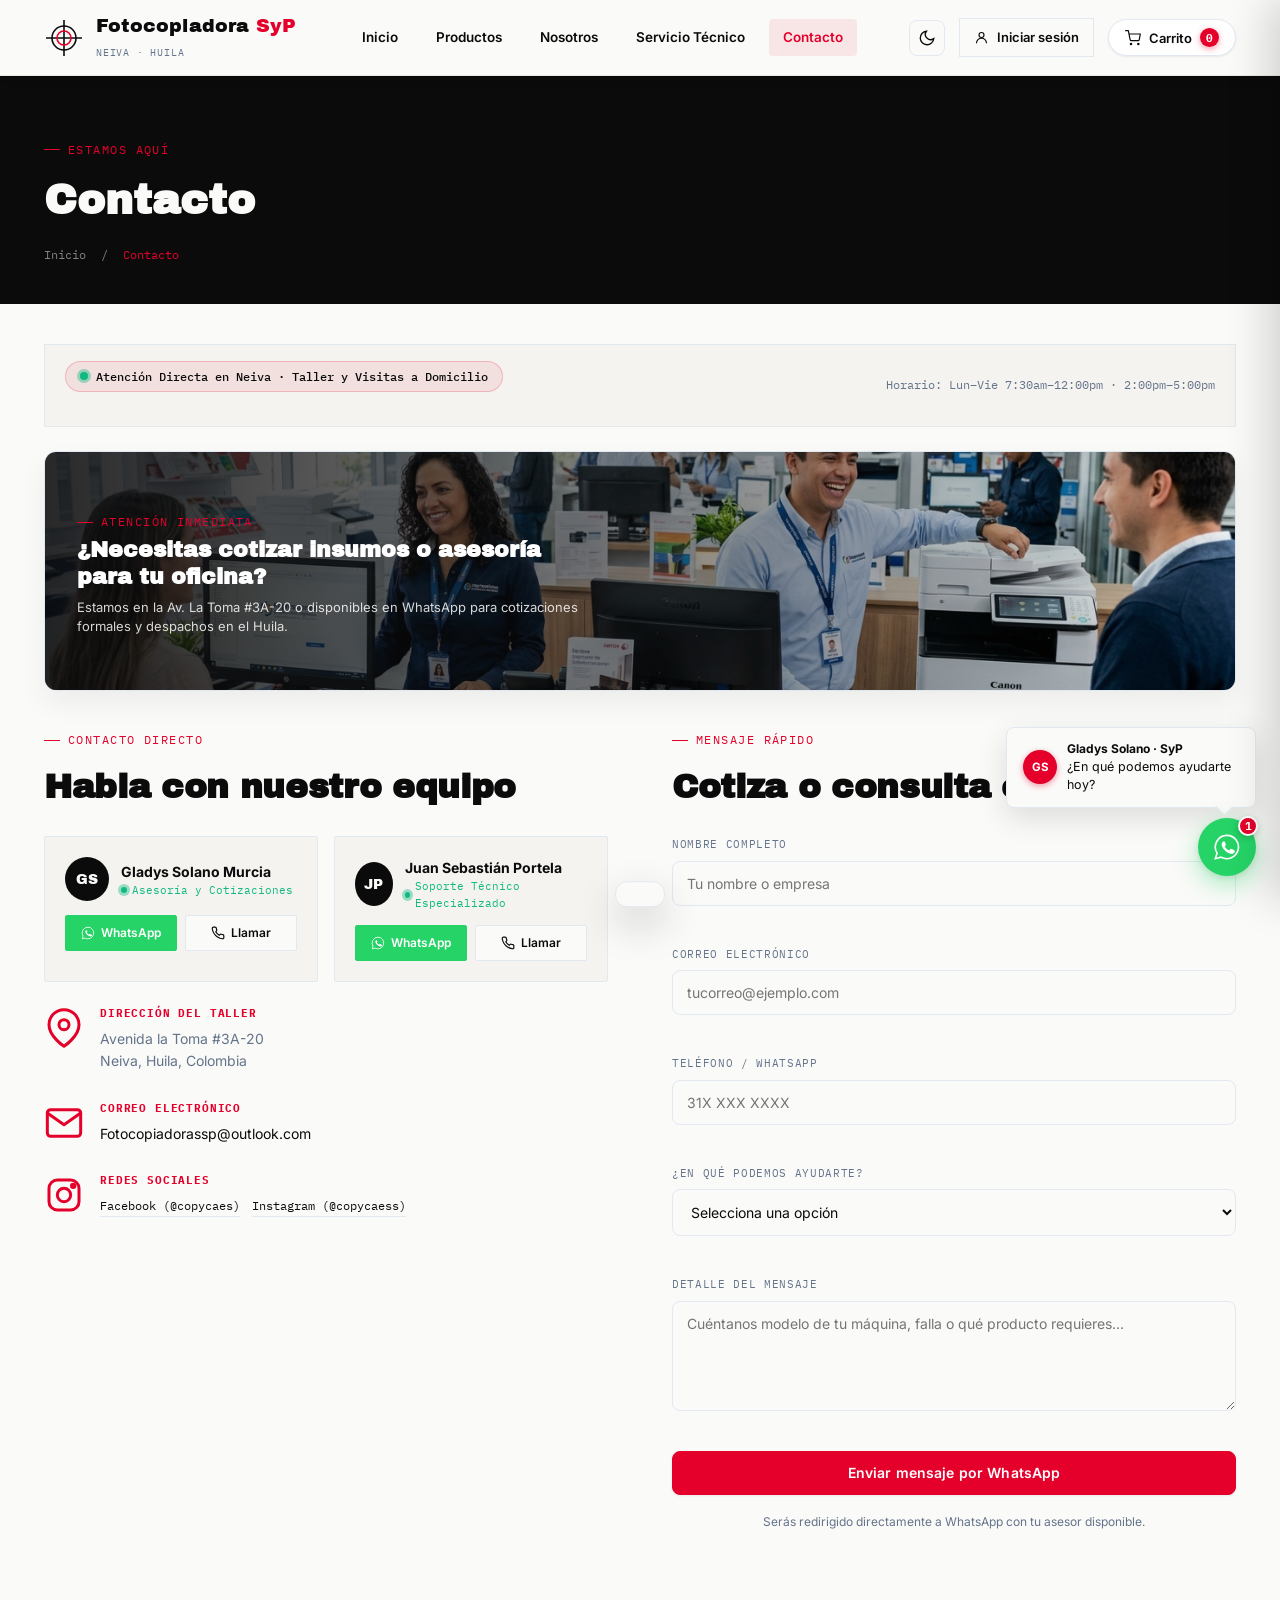
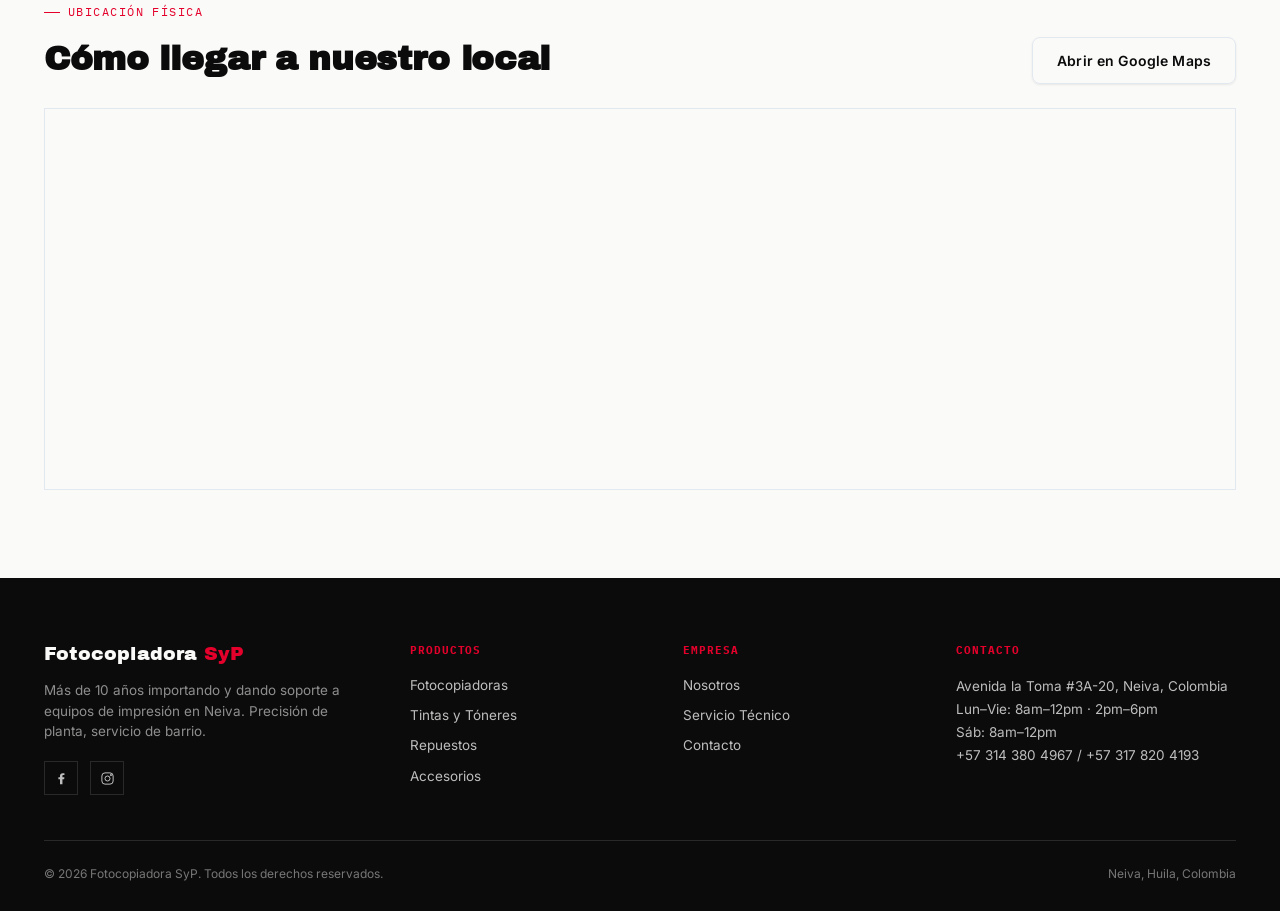
<file: contacto.html>
<!DOCTYPE html>
<html lang="es">

<head>
  <meta charset="UTF-8">
  <meta name="viewport" content="width=device-width, initial-scale=1.0">
  <title>Contacto y Asesoría Ricoh en Neiva | Fotocopiadora SyP</title>
  <meta name="description" content="Comunícate con Gladys Solano (Ventas & Renting) y Juan Sebastián Portela (Soporte Técnico). Sede en Av. La Toma #3A-20, Neiva, Huila. Tel: +57 314 380 4967 / +57 317 820 4193.">
  <link rel="canonical" href="https://fotocopiadorasyp.com/contacto.html">
  <meta name="robots" content="index, follow">

  <!-- Geotargeting SEO Local Neiva, Huila -->
  <meta name="geo.region" content="CO-HUI">
  <meta name="geo.placename" content="Neiva, Huila, Colombia">
  <meta name="geo.position" content="2.93014;-75.29177">
  <meta name="ICBM" content="2.93014, -75.29177">

  <!-- Open Graph & Social -->
  <meta property="og:type" content="website">
  <meta property="og:site_name" content="Fotocopiadora SyP Neiva">
  <meta property="og:title" content="Contacto y Asesores Especializados Ricoh en Neiva — SyP">
  <meta property="og:description" content="Líneas directas de WhatsApp y teléfono para cotizar fotocopiadoras, tóners o solicitar soporte técnico en Neiva.">
  <meta property="og:url" content="https://fotocopiadorasyp.com/contacto.html">
  <meta property="og:image" content="https://fotocopiadorasyp.com/img/contact_advisors.jpg">
  <meta property="og:locale" content="es_CO">
  <meta name="twitter:card" content="summary_large_image">
  <meta name="twitter:title" content="Contacto Fotocopiadora SyP Neiva">
  <meta name="twitter:description" content="Atención personalizada por Gladys Solano y Juan Sebastián Portela en Neiva, Huila.">
  <meta name="twitter:image" content="https://fotocopiadorasyp.com/img/contact_advisors.jpg">
  <meta name="theme-color" content="#E4002B">

  <!-- Preconnect de Fuentes -->
  <link rel="preconnect" href="https://fonts.googleapis.com">
  <link rel="preconnect" href="https://fonts.gstatic.com" crossorigin>

  <link rel="manifest" href="manifest.json">
  <link rel="stylesheet" href="css/style.css">
</head>

<body>

  <!-- ===================== HEADER ===================== -->
  <header class="site-header">
    <div class="container">
      <a href="index.html" class="brand">
        <span class="reg-mark animate">
          <svg viewBox="0 0 40 40">
            <g class="layer-black">
              <circle cx="20" cy="20" r="12" />
              <line x1="20" y1="2" x2="20" y2="38" />
              <line x1="2" y1="20" x2="38" y2="20" />
            </g>
            <g class="layer-red">
              <circle cx="20" cy="20" r="7" />
            </g>
          </svg>
        </span>
        <span>
          <span class="brand-name">Fotocopiadora <span>SyP</span></span><br>
          <span class="brand-sub">Neiva · Huila</span>
        </span>
      </a>

      <nav class="main-nav">
        <a href="index.html" data-page="index.html">Inicio</a>
        <a href="productos.html" data-page="productos.html">Productos</a>
        <a href="nosotros.html" data-page="nosotros.html">Nosotros</a>
        <a href="servicio-tecnico.html" data-page="servicio-tecnico.html">Servicio Técnico</a>
        <a href="contacto.html" data-page="contacto.html">Contacto</a>
      </nav>

      <div class="header-actions">
        <div class="account-area" id="accountArea"></div>
        <button class="cart-btn" data-open-cart>
          <svg width="16" height="16" viewBox="0 0 24 24" fill="none" stroke="currentColor" stroke-width="1.8"
            stroke-linecap="round" stroke-linejoin="round">
            <circle cx="9" cy="21" r="1" />
            <circle cx="20" cy="21" r="1" />
            <path d="M1 1h4l2.68 13.39a2 2 0 0 0 2 1.61h9.72a2 2 0 0 0 2-1.61L23 6H6" />
          </svg>
          Carrito <span class="cart-count">0</span>
        </button>
        <button class="nav-toggle" aria-label="Abrir menú">
          <span></span><span></span><span></span>
        </button>
      </div>
    </div>
  </header>

  <!-- ===================== PAGE HEADER ===================== -->
  <section class="page-header">
    <div class="container">
      <span class="eyebrow" style="color:var(--red);">Estamos aquí</span>
      <h1>Contacto</h1>
      <div class="breadcrumb">Inicio <span class="sep">/</span> <span class="current">Contacto</span></div>
    </div>
  </section>

  <!-- ===================== CONTACTO ===================== -->
  <section class="section" style="padding-top:40px;">
    <div class="container">
      
      <!-- Top highlight bar -->
      <div style="display:flex; justify-content:space-between; align-items:center; flex-wrap:wrap; gap:16px; margin-bottom:24px; padding:16px 20px; background:var(--paper-dim); border:1px solid var(--line);">
        <div class="live-status-pill">
          <span class="live-dot"></span>
          <span>Atención Directa en Neiva · Taller y Visitas a Domicilio</span>
        </div>
        <div style="font-family:var(--font-mono); font-size:12px; color:var(--steel);">
          Horario: Lun–Vie 7:30am–12:00pm · 2:00pm–5:00pm
        </div>
      </div>

      <!-- Banner de Asesoría Presencial y Remota -->
      <div style="margin-bottom:32px; border-radius:12px; overflow:hidden; border:1px solid var(--line); position:relative; max-height:240px; box-shadow:0 12px 28px rgba(0,0,0,0.06);">
        <img src="img/contact_advisors.jpg" alt="Mesa de Asesoría y Atención al Cliente SyP" style="width:100%; height:240px; object-fit:cover; display:block;" loading="lazy">
        <div style="position:absolute; inset:0; background:linear-gradient(90deg, rgba(11,11,12,0.88) 0%, rgba(11,11,12,0.4) 60%, transparent 100%); display:flex; align-items:center; padding:28px 32px; color:#fff;">
          <div style="max-width:520px;">
            <span class="eyebrow" style="color:var(--red); margin-bottom:6px;">Atención Inmediata</span>
            <h2 style="color:#fff; font-size:22px; font-family:var(--font-display); line-height:1.2; margin-bottom:8px;">¿Necesitas cotizar insumos o asesoría para tu oficina?</h2>
            <p style="font-size:13px; color:rgba(250,250,248,0.85); line-height:1.5;">Estamos en la Av. La Toma #3A-20 o disponibles en WhatsApp para cotizaciones formales y despachos en el Huila.</p>
          </div>
        </div>
      </div>

      <div class="contact-layout">

        <!-- Info de contacto -->
        <div class="contact-info">
          <div class="section-head" style="margin-bottom:24px;">
            <div>
              <span class="eyebrow">Contacto Directo</span>
              <h2>Habla con nuestro equipo</h2>
            </div>
          </div>

          <!-- Tarjetas de Gladys y Juan Sebastián -->
          <div class="contact-persons-grid">
            <div class="contact-person-card">
              <div class="person-head">
                <div class="person-avatar">GS</div>
                <div>
                  <div class="person-name">Gladys Solano Murcia</div>
                  <div class="person-status">
                    <span class="live-dot" style="width:6px;height:6px;"></span>
                    <span>Asesoría y Cotizaciones</span>
                  </div>
                </div>
              </div>
              <div class="person-actions">
                <a href="https://wa.me/573143804967?text=Hola%20Gladys%2C%20necesito%20m%C3%A1s%20informaci%C3%B3n%20sobre%20equipos%20e%20insumos" target="_blank" rel="noopener" class="person-btn wa-btn">
                  <svg width="14" height="14" viewBox="0 0 24 24" fill="currentColor"><path d="M17.5 14.4c-.3-.1-1.6-.8-1.9-.9-.3-.1-.4-.1-.6.1-.2.3-.7.9-.8 1-.2.2-.3.2-.5.1-1.5-.7-2.5-1.3-3.5-3-.3-.5.3-.4.8-1.4.1-.2 0-.3 0-.5-.1-.1-.6-1.5-.8-2-.2-.5-.4-.4-.6-.5h-.5c-.2 0-.5.1-.7.3-.2.3-1 1-1 2.3 0 1.4 1 2.7 1.1 2.9.1.2 2 3 4.8 4.3.7.3 1.2.5 1.6.6.7.2 1.3.2 1.8.1.5-.1 1.6-.7 1.9-1.3.2-.6.2-1.1.2-1.2-.1-.1-.3-.2-.5-.3z"/><path d="M12 2a10 10 0 0 0-8.5 15.3L2 22l4.9-1.3A10 10 0 1 0 12 2z" fill="none" stroke="currentColor" stroke-width="1.4"/></svg>
                  WhatsApp
                </a>
                <a href="tel:+573143804967" class="person-btn">
                  <svg width="14" height="14" viewBox="0 0 24 24" fill="none" stroke="currentColor" stroke-width="2"><path d="M22 16.92v3a2 2 0 0 1-2.18 2 19.79 19.79 0 0 1-8.63-3.07 19.5 19.5 0 0 1-6-6 19.79 19.79 0 0 1-3.07-8.67A2 2 0 0 1 4.11 2h3a2 2 0 0 1 2 1.72 12.84 12.84 0 0 0 .7 2.81 2 2 0 0 1-.45 2.11L8.09 9.91a16 16 0 0 0 6 6l1.27-1.27a2 2 0 0 1 2.11-.45 12.84 12.84 0 0 0 2.81.7A2 2 0 0 1 22 16.92z"/></svg>
                  Llamar
                </a>
              </div>
            </div>

            <div class="contact-person-card">
              <div class="person-head">
                <div class="person-avatar">JP</div>
                <div>
                  <div class="person-name">Juan Sebastián Portela</div>
                  <div class="person-status">
                    <span class="live-dot" style="width:6px;height:6px;"></span>
                    <span>Soporte Técnico Especializado</span>
                  </div>
                </div>
              </div>
              <div class="person-actions">
                <a href="https://wa.me/573178204193?text=Hola%20Sebasti%C3%A1n%2C%20necesito%20soporte%20t%C3%A9cnico%20para%20un%20equipo" target="_blank" rel="noopener" class="person-btn wa-btn">
                  <svg width="14" height="14" viewBox="0 0 24 24" fill="currentColor"><path d="M17.5 14.4c-.3-.1-1.6-.8-1.9-.9-.3-.1-.4-.1-.6.1-.2.3-.7.9-.8 1-.2.2-.3.2-.5.1-1.5-.7-2.5-1.3-3.5-3-.3-.5.3-.4.8-1.4.1-.2 0-.3 0-.5-.1-.1-.6-1.5-.8-2-.2-.5-.4-.4-.6-.5h-.5c-.2 0-.5.1-.7.3-.2.3-1 1-1 2.3 0 1.4 1 2.7 1.1 2.9.1.2 2 3 4.8 4.3.7.3 1.2.5 1.6.6.7.2 1.3.2 1.8.1.5-.1 1.6-.7 1.9-1.3.2-.6.2-1.1.2-1.2-.1-.1-.3-.2-.5-.3z"/><path d="M12 2a10 10 0 0 0-8.5 15.3L2 22l4.9-1.3A10 10 0 1 0 12 2z" fill="none" stroke="currentColor" stroke-width="1.4"/></svg>
                  WhatsApp
                </a>
                <a href="tel:+573178204193" class="person-btn">
                  <svg width="14" height="14" viewBox="0 0 24 24" fill="none" stroke="currentColor" stroke-width="2"><path d="M22 16.92v3a2 2 0 0 1-2.18 2 19.79 19.79 0 0 1-8.63-3.07 19.5 19.5 0 0 1-6-6 19.79 19.79 0 0 1-3.07-8.67A2 2 0 0 1 4.11 2h3a2 2 0 0 1 2 1.72 12.84 12.84 0 0 0 .7 2.81 2 2 0 0 1-.45 2.11L8.09 9.91a16 16 0 0 0 6 6l1.27-1.27a2 2 0 0 1 2.11-.45 12.84 12.84 0 0 0 2.81.7A2 2 0 0 1 22 16.92z"/></svg>
                  Llamar
                </a>
              </div>
            </div>
          </div>

          <div class="contact-blocks">
            <div class="contact-block">
              <div class="cb-icon">
                <svg viewBox="0 0 24 24" fill="none" stroke="currentColor" stroke-width="1.8" stroke-linecap="round" stroke-linejoin="round">
                  <path d="M21 10c0 7-9 13-9 13S3 17 3 10a9 9 0 0 1 18 0z" />
                  <circle cx="12" cy="10" r="3" />
                </svg>
              </div>
              <div>
                <h4>Dirección del taller</h4>
                <p>Avenida la Toma #3A-20<br>Neiva, Huila, Colombia</p>
              </div>
            </div>

            <div class="contact-block">
              <div class="cb-icon">
                <svg viewBox="0 0 24 24" fill="none" stroke="currentColor" stroke-width="1.8" stroke-linecap="round" stroke-linejoin="round">
                  <path d="M4 4h16c1.1 0 2 .9 2 2v12c0 1.1-.9 2-2 2H4c-1.1 0-2-.9-2-2V6c0-1.1.9-2 2-2z" />
                  <polyline points="22,6 12,13 2,6" />
                </svg>
              </div>
              <div>
                <h4>Correo electrónico</h4>
                <p><a href="mailto:Fotocopiadorassp@outlook.com">Fotocopiadorassp@outlook.com</a></p>
              </div>
            </div>

            <div class="contact-block">
              <div class="cb-icon">
                <svg viewBox="0 0 24 24" fill="none" stroke="currentColor" stroke-width="1.8">
                  <rect x="3" y="3" width="18" height="18" rx="5" />
                  <circle cx="12" cy="12" r="4" />
                  <circle cx="17.5" cy="6.5" r="1" />
                </svg>
              </div>
              <div>
                <h4>Redes sociales</h4>
                <div style="display:flex;gap:12px;margin-top:8px;">
                  <a href="https://web.facebook.com/copycaes/" target="_blank" rel="noopener" class="social-link-inline">Facebook (@copycaes)</a>
                  <a href="https://www.instagram.com/copycaess/" target="_blank" rel="noopener" class="social-link-inline">Instagram (@copycaess)</a>
                </div>
              </div>
            </div>
          </div>
        </div>

        <!-- Formulario de contacto rápido -->
        <div class="contact-form-wrap">
          <div class="section-head" style="margin-bottom:24px;">
            <div>
              <span class="eyebrow">Mensaje Rápido</span>
              <h2>Cotiza o consulta en 1 paso</h2>
            </div>
          </div>

          <form id="contactForm" novalidate>
            <div style="display:flex;flex-direction:column;gap:18px;">
              <div class="form-group" id="cfNameGroup">
                <label for="cfName">Nombre completo</label>
                <input type="text" id="cfName" placeholder="Tu nombre o empresa" autocomplete="name">
                <span class="form-error"></span>
              </div>
              <div class="form-group" id="cfEmailGroup">
                <label for="cfEmail">Correo electrónico</label>
                <input type="email" id="cfEmail" placeholder="tucorreo@ejemplo.com" autocomplete="email">
                <span class="form-error"></span>
              </div>
              <div class="form-group" id="cfPhoneGroup">
                <label for="cfPhone">Teléfono / WhatsApp</label>
                <input type="tel" id="cfPhone" placeholder="31X XXX XXXX" autocomplete="tel" inputmode="numeric">
                <span class="form-error"></span>
              </div>
              <div class="form-group" id="cfSubjectGroup">
                <label for="cfSubject">¿En qué podemos ayudarte?</label>
                <select id="cfSubject">
                  <option value="">Selecciona una opción</option>
                  <option>Cotización de fotocopiadora o impresora</option>
                  <option>Mantenimiento o reparación técnica</option>
                  <option>Tóner, tintas o recargas</option>
                  <option>Repuestos y accesorios</option>
                  <option>Otro requerimiento</option>
                </select>
                <span class="form-error"></span>
              </div>
              <div class="form-group" id="cfMsgGroup">
                <label for="cfMsg">Detalle del mensaje</label>
                <textarea id="cfMsg" placeholder="Cuéntanos modelo de tu máquina, falla o qué producto requieres..." rows="4"></textarea>
                <span class="form-error"></span>
              </div>

              <div class="form-success" id="cfSuccess">
                <svg viewBox="0 0 24 24" fill="none" stroke="currentColor" stroke-width="2">
                  <path d="M20 6L9 17l-5-5" />
                </svg>
                <span>¡Mensaje preparado! Te estamos conectando con WhatsApp...</span>
              </div>

              <button type="submit" class="btn btn-primary btn-block">Enviar mensaje por WhatsApp</button>
              <p style="font-size:12px;color:var(--steel);text-align:center;">Serás redirigido directamente a WhatsApp con tu asesor disponible.</p>
            </div>
          </form>
        </div>
      </div>

      <!-- Mapa (iframe de Google Maps) -->
      <div class="map-wrap" style="margin-top:64px;">
        <div class="section-head" style="margin-bottom:24px;">
          <div>
            <span class="eyebrow">Ubicación física</span>
            <h2>Cómo llegar a nuestro local</h2>
          </div>
          <a href="https://maps.google.com/?q=Avenida+la+Toma+3A-20+Neiva+Huila+Colombia" target="_blank" rel="noopener" class="btn btn-outline">Abrir en Google Maps</a>
        </div>
        <div class="map-frame">
          <iframe
            src="https://www.google.com/maps/embed?pb=!1m18!1m12!1m3!1d3986.3!2d-75.2819!3d2.9273!2m3!1f0!2f0!3f0!3m2!1i1024!2i768!4f13.1!3m3!1m2!1s0x0%3A0x0!2sAvenida+la+Toma+3A-20%2C+Neiva%2C+Huila!5e0!3m2!1ses!2sco!4v1"
            width="100%" height="380" style="border:0;" allowfullscreen="" loading="lazy"
            referrerpolicy="no-referrer-when-downgrade" title="Ubicación Fotocopiadora SyP en Neiva">
          </iframe>
        </div>
      </div>
    </div>
  </section>

  <!-- ===================== FOOTER ===================== -->
  <footer class="site-footer">
    <div class="container">
      <div class="footer-top">
        <div class="footer-brand">
          <span class="brand-name" style="color:var(--paper);">Fotocopiadora <span>SyP</span></span>
          <p>Más de 10 años importando y dando soporte a equipos de impresión en Neiva. Precisión de planta, servicio de
            barrio.</p>
          <div class="footer-social">
            <a href="https://web.facebook.com/copycaes/" target="_blank" rel="noopener" aria-label="Facebook">
              <svg viewBox="0 0 24 24" fill="currentColor">
                <path
                  d="M13.5 21v-8h2.7l.4-3.1h-3.1V8c0-.9.3-1.5 1.6-1.5h1.6V3.7C15.9 3.6 14.9 3.5 13.7 3.5c-2.4 0-4.1 1.5-4.1 4.2v2.2H7v3.1h2.6v8h3.9z" />
              </svg>
            </a>
            <a href="https://www.instagram.com/copycaess/" target="_blank" rel="noopener" aria-label="Instagram">
              <svg viewBox="0 0 24 24" fill="none" stroke="currentColor" stroke-width="1.6">
                <rect x="3" y="3" width="18" height="18" rx="5" />
                <circle cx="12" cy="12" r="4" />
                <circle cx="17.5" cy="6.5" r="1" />
              </svg>
            </a>
          </div>
        </div>
        <div class="footer-col">
          <h4>Productos</h4>
          <ul>
            <li><a href="productos.html?cat=fotocopiadoras">Fotocopiadoras</a></li>
            <li><a href="productos.html?cat=tintas">Tintas y Tóneres</a></li>
            <li><a href="productos.html?cat=repuestos">Repuestos</a></li>
            <li><a href="productos.html?cat=accesorios">Accesorios</a></li>
          </ul>
        </div>
        <div class="footer-col">
          <h4>Empresa</h4>
          <ul>
            <li><a href="nosotros.html">Nosotros</a></li>
            <li><a href="servicio-tecnico.html">Servicio Técnico</a></li>
            <li><a href="contacto.html">Contacto</a></li>
          </ul>
        </div>
        <div class="footer-col">
          <h4>Contacto</h4>
          <address>
            Avenida la Toma #3A-20, Neiva, Colombia<br>
            Lun–Vie: 8am–12pm · 2pm–6pm<br>
            Sáb: 8am–12pm<br>
            +57 314 380 4967 / +57 317 820 4193
          </address>
        </div>
      </div>
      <div class="footer-bottom">
        <span>© <span id="year"></span> Fotocopiadora SyP. Todos los derechos reservados.</span>
        <span>Neiva, Huila, Colombia</span>
      </div>
    </div>
  </footer>

  <!-- ===================== CARRITO (drawer) ===================== -->
  <div class="cart-overlay" id="cartOverlay"></div>
  <aside class="cart-drawer" id="cartDrawer">
    <div class="cart-head">
      <h2>Tu carrito</h2>
      <button class="cart-close" id="cartClose" aria-label="Cerrar carrito">
        <svg viewBox="0 0 24 24" fill="none" stroke="currentColor" stroke-width="1.8">
          <line x1="6" y1="6" x2="18" y2="18" />
          <line x1="18" y1="6" x2="6" y2="18" />
        </svg>
      </button>
    </div>
    <div class="cart-items" id="cartItems"></div>
    <div class="cart-foot" id="cartFoot" style="display:none;">
      <div class="cart-total-row">
        <span class="label">Total</span>
        <span class="value" id="cartTotalValue">$0</span>
      </div>
      <button class="btn btn-primary btn-block" id="checkoutBtn">Proceder al pago</button>
      <button class="btn btn-outline btn-block" id="printQuoteBtn" style="margin-top:8px; font-size:12.5px; border-color:var(--line);">📄 Descargar Cotización Formal (PDF)</button>
      <p class="cart-note">Serás redirigido a WhatsApp para confirmar tu pedido.</p>
    </div>
  </aside>

  <!-- ===================== TOAST ===================== -->
  <div class="toast" id="toast"></div>

  <!-- ===================== FLOATING WHATSAPP ASSISTANT WIDGET ===================== -->
  <div class="floating-assistant-wrap">
    <div class="floating-assistant-bubble" id="floatingAssistantBubble" title="Hacer una consulta rápida">
      <div class="bubble-avatar">GS</div>
      <div>
        <strong style="display:block; font-size:12px;">Gladys Solano · SyP</strong>
        <span>¿En qué podemos ayudarte hoy?</span>
      </div>
    </div>
    <a class="floating-wa-btn"
      href="https://wa.me/573178204193?text=Hola%2C%20me%20gustar%C3%ADa%20recibir%20asesor%C3%ADa%20personalizada%20con%20Fotocopiadora%20SyP"
      target="_blank" rel="noopener" aria-label="Escribir por WhatsApp">
      <span class="floating-badge">1</span>
      <svg viewBox="0 0 24 24" fill="currentColor" width="28" height="28">
        <path
          d="M17.5 14.4c-.3-.1-1.6-.8-1.9-.9-.3-.1-.4-.1-.6.1-.2.3-.7.9-.8 1-.2.2-.3.2-.5.1-1.5-.7-2.5-1.3-3.5-3-.3-.5.3-.4.8-1.4.1-.2 0-.3 0-.5-.1-.1-.6-1.5-.8-2-.2-.5-.4-.4-.6-.5h-.5c-.2 0-.5.1-.7.3-.2.3-1 1-1 2.3 0 1.4 1 2.7 1.1 2.9.1.2 2 3 4.8 4.3.7.3 1.2.5 1.6.6.7.2 1.3.2 1.8.1.5-.1 1.6-.7 1.9-1.3.2-.6.2-1.1.2-1.2-.1-.1-.3-.2-.5-.3z" />
        <path d="M12 2a10 10 0 0 0-8.5 15.3L2 22l4.9-1.3A10 10 0 1 0 12 2z" fill="none" stroke="currentColor"
          stroke-width="1.4" />
      </svg>
    </a>
  </div>

  <!-- ===================== CHECKOUT MODAL ===================== -->
  <div class="modal-overlay" id="checkoutOverlay" style="display:none;"></div>
  <div class="modal" id="checkoutModal" style="display:none;"></div>

  <script src="js/products.js"></script>
  <script src="js/auth.js"></script>
  <script src="js/main.js"></script>
  <script>
    /* ---------- Filtros de entrada en tiempo real ---------- */
    const nameInput = document.getElementById('cfName');
    const phoneInput = document.getElementById('cfPhone');

    // Permitir letras, números, acentos, espacios y signos comunes en razones sociales
    nameInput.addEventListener('input', (e) => {
      e.target.value = e.target.value.replace(/[^a-zA-Z0-9áéíóúÁÉÍÓÚñÑüÜ\s.,&'-]/g, '');
    });

    // Bloquear letras y caracteres inválidos en teléfono (solo números, espacios, +)
    phoneInput.addEventListener('input', (e) => {
      e.target.value = e.target.value.replace(/[^0-9+\s-]/g, '');
    });

    /* ---------- Formulario de contacto → WhatsApp ---------- */
    function setContactError(groupId, message) {
      const group = document.getElementById(groupId);
      group.classList.toggle('has-error', Boolean(message));
      group.querySelector('.form-error').textContent = message || '';
    }

    document.getElementById('contactForm').addEventListener('submit', async (e) => {
      e.preventDefault();
      ['cfNameGroup', 'cfEmailGroup', 'cfPhoneGroup', 'cfSubjectGroup', 'cfMsgGroup']
        .forEach(id => setContactError(id, ''));

      const name = nameInput.value.trim();
      const email = document.getElementById('cfEmail').value.trim();
      const phone = phoneInput.value.trim();
      const subject = document.getElementById('cfSubject').value;
      const msg = document.getElementById('cfMsg').value.trim();

      let valid = true;
      if (name.length < 3) { 
        setContactError('cfNameGroup', 'Ingresa tu nombre completo (solo letras).'); 
        valid = false; 
      }
      if (!/\S+@\S+\.\S+/.test(email)) { 
        setContactError('cfEmailGroup', 'Correo no válido.'); 
        valid = false; 
      }
      const cleanPhone = phone.replace(/\D/g, '');
      if (cleanPhone.length < 7 || cleanPhone.length > 15) { 
        setContactError('cfPhoneGroup', 'Ingresa un teléfono válido (solo dígitos, mín 7).'); 
        valid = false; 
      }
      if (!subject) { 
        setContactError('cfSubjectGroup', 'Selecciona un asunto.'); 
        valid = false; 
      }
      if (msg.length < 10) { 
        setContactError('cfMsgGroup', 'Escribe un mensaje de al menos 10 caracteres.'); 
        valid = false; 
      }
      if (!valid) return;

      // Guardar mensaje en base de datos centralizada
      await SyP.submitContactForm({
        name,
        email,
        phone,
        subject,
        message: msg
      });

      const text = encodeURIComponent(
        `Hola Fotocopiadora SyP, soy *${name}*.\n\n` +
        `📧 Correo: ${email}\n📱 Teléfono: ${phone}\n\n` +
        `*Asunto:* ${subject}\n\n*Mensaje:*\n${msg}`
      );
      document.getElementById('cfSuccess').classList.add('show');
      setTimeout(() => {
        window.open(`https://wa.me/573178204193?text=${text}`, '_blank');
        document.getElementById('contactForm').reset();
        setTimeout(() => document.getElementById('cfSuccess').classList.remove('show'), 3000);
      }, 600);
    });
  </script>
</body>

</html>
</file>
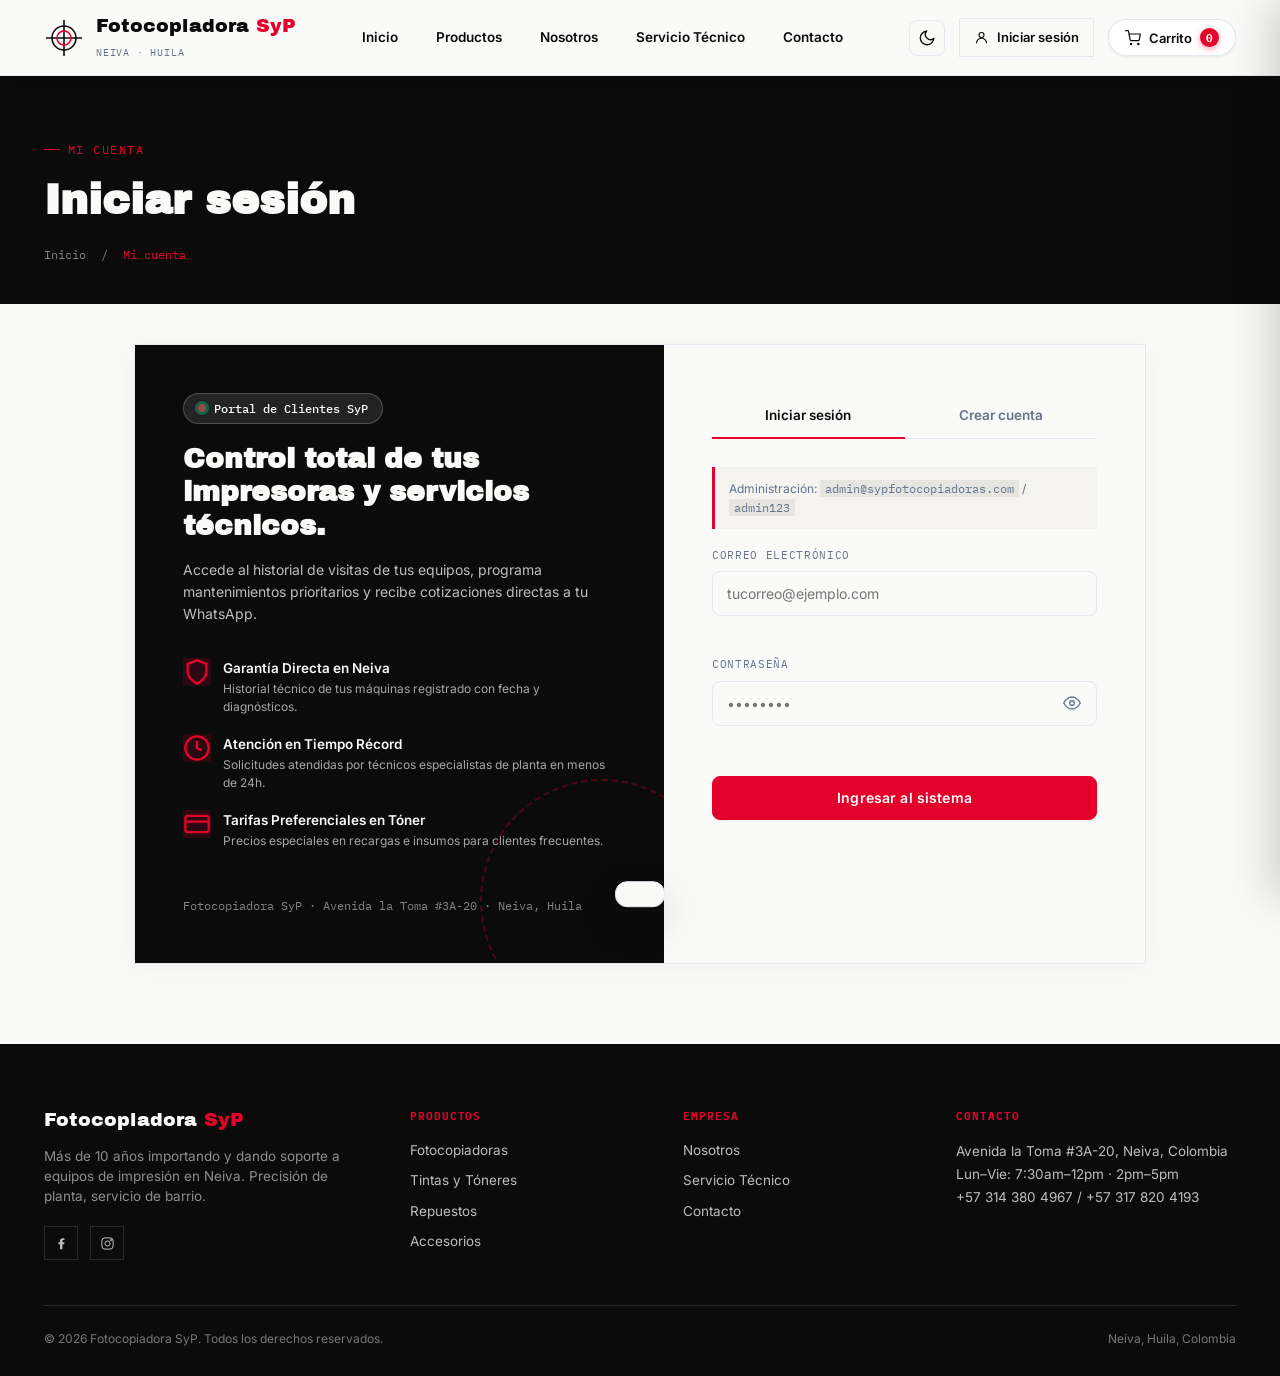
<file: login.html>
<!DOCTYPE html>
<html lang="es">
<head>
<meta charset="UTF-8">
<meta name="viewport" content="width=device-width, initial-scale=1.0">
<title>Iniciar Sesión & Registro de Clientes | Fotocopiadora SyP Neiva</title>
<meta name="description" content="Accede a tu cuenta de cliente de Fotocopiadora SyP para programar visitas técnicas y reportar contadores mensuales en Neiva.">
<link rel="canonical" href="https://fotocopiadorasyp.com/login.html">
<meta name="theme-color" content="#E4002B">

<!-- Preconnect de Fuentes -->
<link rel="preconnect" href="https://fonts.googleapis.com">
<link rel="preconnect" href="https://fonts.gstatic.com" crossorigin>

<link rel="manifest" href="manifest.json">
<link rel="stylesheet" href="css/style.css">
</head>
<body>

<!-- ===================== HEADER ===================== -->
<header class="site-header">
  <div class="container">
    <a href="index.html" class="brand">
      <span class="reg-mark animate">
        <svg viewBox="0 0 40 40">
          <g class="layer-black"><circle cx="20" cy="20" r="12"/><line x1="20" y1="2" x2="20" y2="38"/><line x1="2" y1="20" x2="38" y2="20"/></g>
          <g class="layer-red"><circle cx="20" cy="20" r="7"/></g>
        </svg>
      </span>
      <span>
        <span class="brand-name">Fotocopiadora <span>SyP</span></span><br>
        <span class="brand-sub">Neiva · Huila</span>
      </span>
    </a>

    <nav class="main-nav">
      <a href="index.html" data-page="index.html">Inicio</a>
      <a href="productos.html" data-page="productos.html">Productos</a>
      <a href="nosotros.html" data-page="nosotros.html">Nosotros</a>
      <a href="servicio-tecnico.html" data-page="servicio-tecnico.html">Servicio Técnico</a>
      <a href="contacto.html" data-page="contacto.html">Contacto</a>
    </nav>

    <div class="header-actions">
      <div class="account-area" id="accountArea"></div>
      <button class="cart-btn" data-open-cart>
        <svg width="16" height="16" viewBox="0 0 24 24" fill="none" stroke="currentColor" stroke-width="1.8" stroke-linecap="round" stroke-linejoin="round"><circle cx="9" cy="21" r="1"/><circle cx="20" cy="21" r="1"/><path d="M1 1h4l2.68 13.39a2 2 0 0 0 2 1.61h9.72a2 2 0 0 0 2-1.61L23 6H6"/></svg>
        Carrito <span class="cart-count">0</span>
      </button>
      <button class="nav-toggle" aria-label="Abrir menú">
        <span></span><span></span><span></span>
      </button>
    </div>
  </div>
</header>

<!-- ===================== PAGE HEADER ===================== -->
<section class="page-header">
  <div class="container">
    <span class="eyebrow" style="color:var(--red);">Mi cuenta</span>
    <h1>Iniciar sesión</h1>
    <div class="breadcrumb">Inicio <span class="sep">/</span> <span class="current">Mi cuenta</span></div>
  </div>
</section>

<!-- ===================== AUTH SPLIT ===================== -->
<section class="section" style="padding-top:40px; padding-bottom:80px;">
  <div class="container" style="max-width:1060px;">
    <div class="auth-split-wrapper">
      
      <!-- LADO IZQUIERDO: SHOWCASE / BENEFICIOS -->
      <div class="auth-showcase">
        <div>
          <div class="live-status-pill" style="background:rgba(255,255,255,0.1); border-color:rgba(255,255,255,0.2); color:#FFF;">
            <span class="live-dot" style="background:#E4002B;"></span>
            <span>Portal de Clientes SyP</span>
          </div>
          <h2>Control total de tus impresoras y servicios técnicos.</h2>
          <p style="color:rgba(250,250,248,0.75); font-size:14px; line-height:1.6;">
            Accede al historial de visitas de tus equipos, programa mantenimientos prioritarios y recibe cotizaciones directas a tu WhatsApp.
          </p>

          <div class="auth-benefits-list">
            <div class="auth-benefit-item">
              <div class="auth-benefit-icon">
                <svg viewBox="0 0 24 24" fill="none" stroke="currentColor" stroke-width="2"><path d="M12 22s8-4 8-10V5l-8-3-8 3v7c0 6 8 10 8 10z"/></svg>
              </div>
              <div class="auth-benefit-text">
                <h4>Garantía Directa en Neiva</h4>
                <p>Historial técnico de tus máquinas registrado con fecha y diagnósticos.</p>
              </div>
            </div>

            <div class="auth-benefit-item">
              <div class="auth-benefit-icon">
                <svg viewBox="0 0 24 24" fill="none" stroke="currentColor" stroke-width="2"><circle cx="12" cy="12" r="10"/><polyline points="12 6 12 12 16 14"/></svg>
              </div>
              <div class="auth-benefit-text">
                <h4>Atención en Tiempo Récord</h4>
                <p>Solicitudes atendidas por técnicos especialistas de planta en menos de 24h.</p>
              </div>
            </div>

            <div class="auth-benefit-item">
              <div class="auth-benefit-icon">
                <svg viewBox="0 0 24 24" fill="none" stroke="currentColor" stroke-width="2"><rect x="2" y="5" width="20" height="14" rx="2"/><line x1="2" y1="10" x2="22" y2="10"/></svg>
              </div>
              <div class="auth-benefit-text">
                <h4>Tarifas Preferenciales en Tóner</h4>
                <p>Precios especiales en recargas e insumos para clientes frecuentes.</p>
              </div>
            </div>
          </div>
        </div>

        <div style="font-size:12px; color:rgba(250,250,248,0.5); font-family:var(--font-mono);">
          Fotocopiadora SyP · Avenida la Toma #3A-20 · Neiva, Huila
        </div>
      </div>

      <!-- LADO DERECHO: FORMULARIOS TABS -->
      <div class="auth-form-side">
        <div class="auth-tabs" style="margin-bottom:28px;">
          <button class="auth-tab active" data-tab="login">Iniciar sesión</button>
          <button class="auth-tab" data-tab="registro">Crear cuenta</button>
        </div>

        <!-- LOGIN -->
        <form class="auth-panel active" id="loginForm" data-panel="login" novalidate>
          <div class="auth-hint">
            Administración: <code>admin@sypfotocopiadoras.com</code> / <code>admin123</code>
          </div>
          <div class="form-group" id="loginEmailGroup">
            <label for="loginEmail">Correo electrónico</label>
            <input type="email" id="loginEmail" placeholder="tucorreo@ejemplo.com" autocomplete="email">
            <span class="form-error"></span>
          </div>
          <div class="form-group" id="loginPasswordGroup">
            <label for="loginPassword">Contraseña</label>
            <div class="input-password-wrap">
              <input type="password" id="loginPassword" placeholder="••••••••" autocomplete="current-password">
              <button type="button" class="password-toggle-btn" data-target="loginPassword" aria-label="Mostrar u ocultar contraseña">
                <svg viewBox="0 0 24 24" fill="none" stroke="currentColor" stroke-width="1.8" width="18" height="18"><path d="M1 12s4-8 11-8 11 8 11 8-4 8-11 8-11-8-11-8z"/><circle cx="12" cy="12" r="3"/></svg>
              </button>
            </div>
            <span class="form-error"></span>
          </div>
          <div class="form-success" id="loginSuccess">
            <svg viewBox="0 0 24 24" fill="none" stroke="currentColor" stroke-width="2"><path d="M20 6L9 17l-5-5"/></svg>
            <span>Sesión iniciada. Redirigiendo...</span>
          </div>
          <button type="submit" class="btn btn-primary btn-block" style="margin-top:10px;">Ingresar al sistema</button>
        </form>

        <!-- REGISTRO -->
        <form class="auth-panel" id="registerForm" data-panel="registro" novalidate>
          <div class="form-group" id="regNameGroup">
            <label for="regName">Nombre completo o Empresa</label>
            <input type="text" id="regName" placeholder="" autocomplete="name">
            <span class="form-error"></span>
          </div>
          <div class="form-group" id="regEmailGroup">
            <label for="regEmail">Correo electrónico</label>
            <input type="email" id="regEmail" placeholder="" autocomplete="email">
            <span class="form-error"></span>
          </div>
          <div class="form-group" id="regPhoneGroup">
            <label for="regPhone">Teléfono / WhatsApp</label>
            <input type="tel" id="regPhone" placeholder="" autocomplete="tel" inputmode="numeric">
            <span class="form-error"></span>
          </div>
          <div class="form-group" id="regPasswordGroup">
            <label for="regPassword">Contraseña</label>
            <div class="input-password-wrap">
              <input type="password" id="regPassword" placeholder="Mínimo 6 caracteres" autocomplete="new-password">
              <button type="button" class="password-toggle-btn" data-target="regPassword" aria-label="Mostrar u ocultar contraseña">
                <svg viewBox="0 0 24 24" fill="none" stroke="currentColor" stroke-width="1.8" width="18" height="18"><path d="M1 12s4-8 11-8 11 8 11 8-4 8-11 8-11-8-11-8z"/><circle cx="12" cy="12" r="3"/></svg>
              </button>
            </div>
            <div class="password-meter" id="passMeter">
              <div class="password-meter-bar" id="passMeterBar"></div>
            </div>
            <span class="form-error"></span>
          </div>
          <div class="form-success" id="registerSuccess">
            <svg viewBox="0 0 24 24" fill="none" stroke="currentColor" stroke-width="2"><path d="M20 6L9 17l-5-5"/></svg>
            <span>Cuenta creada con éxito. Redirigiendo...</span>
          </div>
          <button type="submit" class="btn btn-primary btn-block" style="margin-top:10px;">Crear cuenta gratuita</button>
        </form>
      </div>

    </div>
  </div>
</section>

<!-- ===================== FOOTER ===================== -->
<footer class="site-footer">
  <div class="container">
    <div class="footer-top">
      <div class="footer-brand">
        <span class="brand-name" style="color:var(--paper);">Fotocopiadora <span>SyP</span></span>
        <p>Más de 10 años importando y dando soporte a equipos de impresión en Neiva. Precisión de planta, servicio de barrio.</p>
        <div class="footer-social">
          <a href="https://web.facebook.com/copycaes/" target="_blank" rel="noopener" aria-label="Facebook">
            <svg viewBox="0 0 24 24" fill="currentColor"><path d="M13.5 21v-8h2.7l.4-3.1h-3.1V8c0-.9.3-1.5 1.6-1.5h1.6V3.7C15.9 3.6 14.9 3.5 13.7 3.5c-2.4 0-4.1 1.5-4.1 4.2v2.2H7v3.1h2.6v8h3.9z"/></svg>
          </a>
          <a href="https://www.instagram.com/copycaess/" target="_blank" rel="noopener" aria-label="Instagram">
            <svg viewBox="0 0 24 24" fill="none" stroke="currentColor" stroke-width="1.6"><rect x="3" y="3" width="18" height="18" rx="5"/><circle cx="12" cy="12" r="4"/><circle cx="17.5" cy="6.5" r="1"/></svg>
          </a>
        </div>
      </div>
      <div class="footer-col">
        <h4>Productos</h4>
        <ul>
          <li><a href="productos.html?cat=fotocopiadoras">Fotocopiadoras</a></li>
          <li><a href="productos.html?cat=tintas">Tintas y Tóneres</a></li>
          <li><a href="productos.html?cat=repuestos">Repuestos</a></li>
          <li><a href="productos.html?cat=accesorios">Accesorios</a></li>
        </ul>
      </div>
      <div class="footer-col">
        <h4>Empresa</h4>
        <ul>
          <li><a href="nosotros.html">Nosotros</a></li>
          <li><a href="servicio-tecnico.html">Servicio Técnico</a></li>
          <li><a href="contacto.html">Contacto</a></li>
        </ul>
      </div>
      <div class="footer-col">
        <h4>Contacto</h4>
        <address>
          Avenida la Toma #3A-20, Neiva, Colombia<br>
          Lun–Vie: 7:30am–12pm · 2pm–5pm<br>
          +57 314 380 4967 / +57 317 820 4193
        </address>
      </div>
    </div>
    <div class="footer-bottom">
      <span>© <span id="year"></span> Fotocopiadora SyP. Todos los derechos reservados.</span>
      <span>Neiva, Huila, Colombia</span>
    </div>
  </div>
</footer>

<!-- ===================== CARRITO (drawer) ===================== -->
<div class="cart-overlay" id="cartOverlay"></div>
<aside class="cart-drawer" id="cartDrawer">
  <div class="cart-head">
    <h2>Tu carrito</h2>
    <button class="cart-close" id="cartClose" aria-label="Cerrar carrito">
      <svg viewBox="0 0 24 24" fill="none" stroke="currentColor" stroke-width="1.8"><line x1="6" y1="6" x2="18" y2="18"/><line x1="18" y1="6" x2="6" y2="18"/></svg>
    </button>
  </div>
  <div class="cart-items" id="cartItems"></div>
  <div class="cart-foot" id="cartFoot" style="display:none;">
    <div class="cart-total-row">
      <span class="label">Total</span>
      <span class="value" id="cartTotalValue">$0</span>
    </div>
    <button class="btn btn-primary btn-block" id="checkoutBtn">Proceder al pago</button>
    <p class="cart-note">Serás redirigido a WhatsApp para confirmar tu pedido.</p>
  </div>
</aside>

<!-- ===================== TOAST ===================== -->
<div class="toast" id="toast"></div>

<!-- ===================== CHECKOUT MODAL ===================== -->
<div class="modal-overlay" id="checkoutOverlay" style="display:none;"></div>
<div class="modal" id="checkoutModal" style="display:none;"></div>

<script src="js/products.js"></script>
<script src="js/auth.js"></script>
<script src="js/main.js"></script>
<script>
  /* ---------- Tabs login / registro ---------- */
  document.querySelectorAll('.auth-tab').forEach((tab) => {
    tab.addEventListener('click', () => {
      document.querySelectorAll('.auth-tab').forEach((t) => t.classList.remove('active'));
      document.querySelectorAll('.auth-panel').forEach((p) => p.classList.remove('active'));
      tab.classList.add('active');
      document.querySelector(`.auth-panel[data-panel="${tab.dataset.tab}"]`).classList.add('active');
    });
  });

  function setError(groupId, message) {
    const group = document.getElementById(groupId);
    group.classList.toggle('has-error', Boolean(message));
    group.querySelector('.form-error').textContent = message || '';
  }

  function redirectAfterAuth(session) {
    window.location.href = session.role === 'admin' ? 'admin.html' : 'servicio-tecnico.html';
  }

  // Si ya hay sesión activa, no tiene sentido mostrar el login
  document.addEventListener('DOMContentLoaded', () => {
    const session = SyP.getSession();
    if (session) redirectAfterAuth(session);
  });

  /* ---------- Submit: login ---------- */
  document.getElementById('loginForm').addEventListener('submit', async (e) => {
    e.preventDefault();
    setError('loginEmailGroup', '');
    setError('loginPasswordGroup', '');

    const email = document.getElementById('loginEmail').value.trim();
    const password = document.getElementById('loginPassword').value;

    let valid = true;
    if (!email) { setError('loginEmailGroup', 'Ingresa tu correo.'); valid = false; }
    if (!password) { setError('loginPasswordGroup', 'Ingresa tu contraseña.'); valid = false; }
    if (!valid) return;

    const submitBtn = e.target.querySelector('button[type="submit"]');
    if (submitBtn) {
      submitBtn.disabled = true;
      submitBtn.textContent = 'Verificando...';
    }

    const result = await SyP.login({ email, password });
    if (!result.ok) {
      setError('loginPasswordGroup', result.error);
      if (submitBtn) {
        submitBtn.disabled = false;
        submitBtn.textContent = 'Entrar';
      }
      return;
    }
    document.getElementById('loginSuccess').classList.add('show');
    setTimeout(() => redirectAfterAuth(result.session), 600);
  });

  /* ---------- Filtros de entrada en tiempo real (registro) ---------- */
  const regNameInput = document.getElementById('regName');
  const regPhoneInput = document.getElementById('regPhone');

  regNameInput.addEventListener('input', (e) => {
    e.target.value = e.target.value.replace(/[^a-zA-Z0-9áéíóúÁÉÍÓÚñÑüÜ\s.,&'-]/g, '');
  });

  regPhoneInput.addEventListener('input', (e) => {
    e.target.value = e.target.value.replace(/[^0-9+\s-]/g, '');
  });

  /* ---------- Password Visibility Toggle ---------- */
  document.querySelectorAll('.password-toggle-btn').forEach((btn) => {
    btn.addEventListener('click', () => {
      const targetId = btn.dataset.target;
      const input = document.getElementById(targetId);
      if (!input) return;
      const isPass = input.type === 'password';
      input.type = isPass ? 'text' : 'password';
      btn.innerHTML = isPass
        ? `<svg viewBox="0 0 24 24" fill="none" stroke="currentColor" stroke-width="1.8" width="18" height="18"><path d="M17.94 17.94A10.07 10.07 0 0 1 12 20c-7 0-11-8-11-8a18.45 18.45 0 0 1 5.06-5.94M9.9 4.24A9.12 9.12 0 0 1 12 4c7 0 11 8 11 8a18.5 18.5 0 0 1-2.16 3.19m-6.72-1.07a3 3 0 1 1-4.24-4.24"/><line x1="1" y1="1" x2="23" y2="23"/></svg>`
        : `<svg viewBox="0 0 24 24" fill="none" stroke="currentColor" stroke-width="1.8" width="18" height="18"><path d="M1 12s4-8 11-8 11 8 11 8-4 8-11 8-11-8-11-8z"/><circle cx="12" cy="12" r="3"/></svg>`;
    });
  });

  /* ---------- Password Strength Meter ---------- */
  const regPassInput = document.getElementById('regPassword');
  const passMeter = document.getElementById('passMeter');
  const passMeterBar = document.getElementById('passMeterBar');

  if (regPassInput && passMeter && passMeterBar) {
    regPassInput.addEventListener('input', (e) => {
      const val = e.target.value;
      if (!val) {
        passMeter.classList.remove('show');
        return;
      }
      passMeter.classList.add('show');
      let score = 0;
      if (val.length >= 6) score += 25;
      if (val.length >= 10) score += 25;
      if (/[A-Z]/.test(val) && /[a-z]/.test(val)) score += 25;
      if (/[0-9]/.test(val) || /[^A-Za-z0-9]/.test(val)) score += 25;

      passMeterBar.style.width = score + '%';
      if (score <= 25) {
        passMeterBar.style.backgroundColor = '#ef4444';
      } else if (score <= 50) {
        passMeterBar.style.backgroundColor = '#f59e0b';
      } else if (score <= 75) {
        passMeterBar.style.backgroundColor = '#3b82f6';
      } else {
        passMeterBar.style.backgroundColor = '#10b981';
      }
    });
  }

  /* ---------- Submit: registro ---------- */
  document.getElementById('registerForm').addEventListener('submit', async (e) => {
    e.preventDefault();
    ['regNameGroup', 'regEmailGroup', 'regPhoneGroup', 'regPasswordGroup'].forEach((id) => setError(id, ''));

    const name = regNameInput.value.trim();
    const email = document.getElementById('regEmail').value.trim();
    const phone = regPhoneInput.value.trim();
    const password = document.getElementById('regPassword').value;

    let valid = true;
    if (name.length < 3) { 
      setError('regNameGroup', 'Ingresa tu nombre completo (solo letras).'); 
      valid = false; 
    }
    if (!/^\S+@\S+\.\S+$/.test(email)) { 
      setError('regEmailGroup', 'Correo no válido.'); 
      valid = false; 
    }
    const cleanPhone = phone.replace(/\D/g, '');
    if (cleanPhone.length < 7 || cleanPhone.length > 15) { 
      setError('regPhoneGroup', 'Ingresa un teléfono válido (solo dígitos, mín 7).'); 
      valid = false; 
    }
    if (password.length < 6) { 
      setError('regPasswordGroup', 'Mínimo 6 caracteres.'); 
      valid = false; 
    }
    if (!valid) return;

    const submitBtn = e.target.querySelector('button[type="submit"]');
    if (submitBtn) {
      submitBtn.disabled = true;
      submitBtn.textContent = 'Creando cuenta...';
    }

    const result = await SyP.registerUser({ name, email, phone, password });
    if (!result.ok) {
      setError('regEmailGroup', result.error);
      if (submitBtn) {
        submitBtn.disabled = false;
        submitBtn.textContent = 'Crear cuenta';
      }
      return;
    }
    document.getElementById('registerSuccess').classList.add('show');
    setTimeout(() => redirectAfterAuth(SyP.getSession()), 600);
  });
</script>
</body>
</html>
</file>
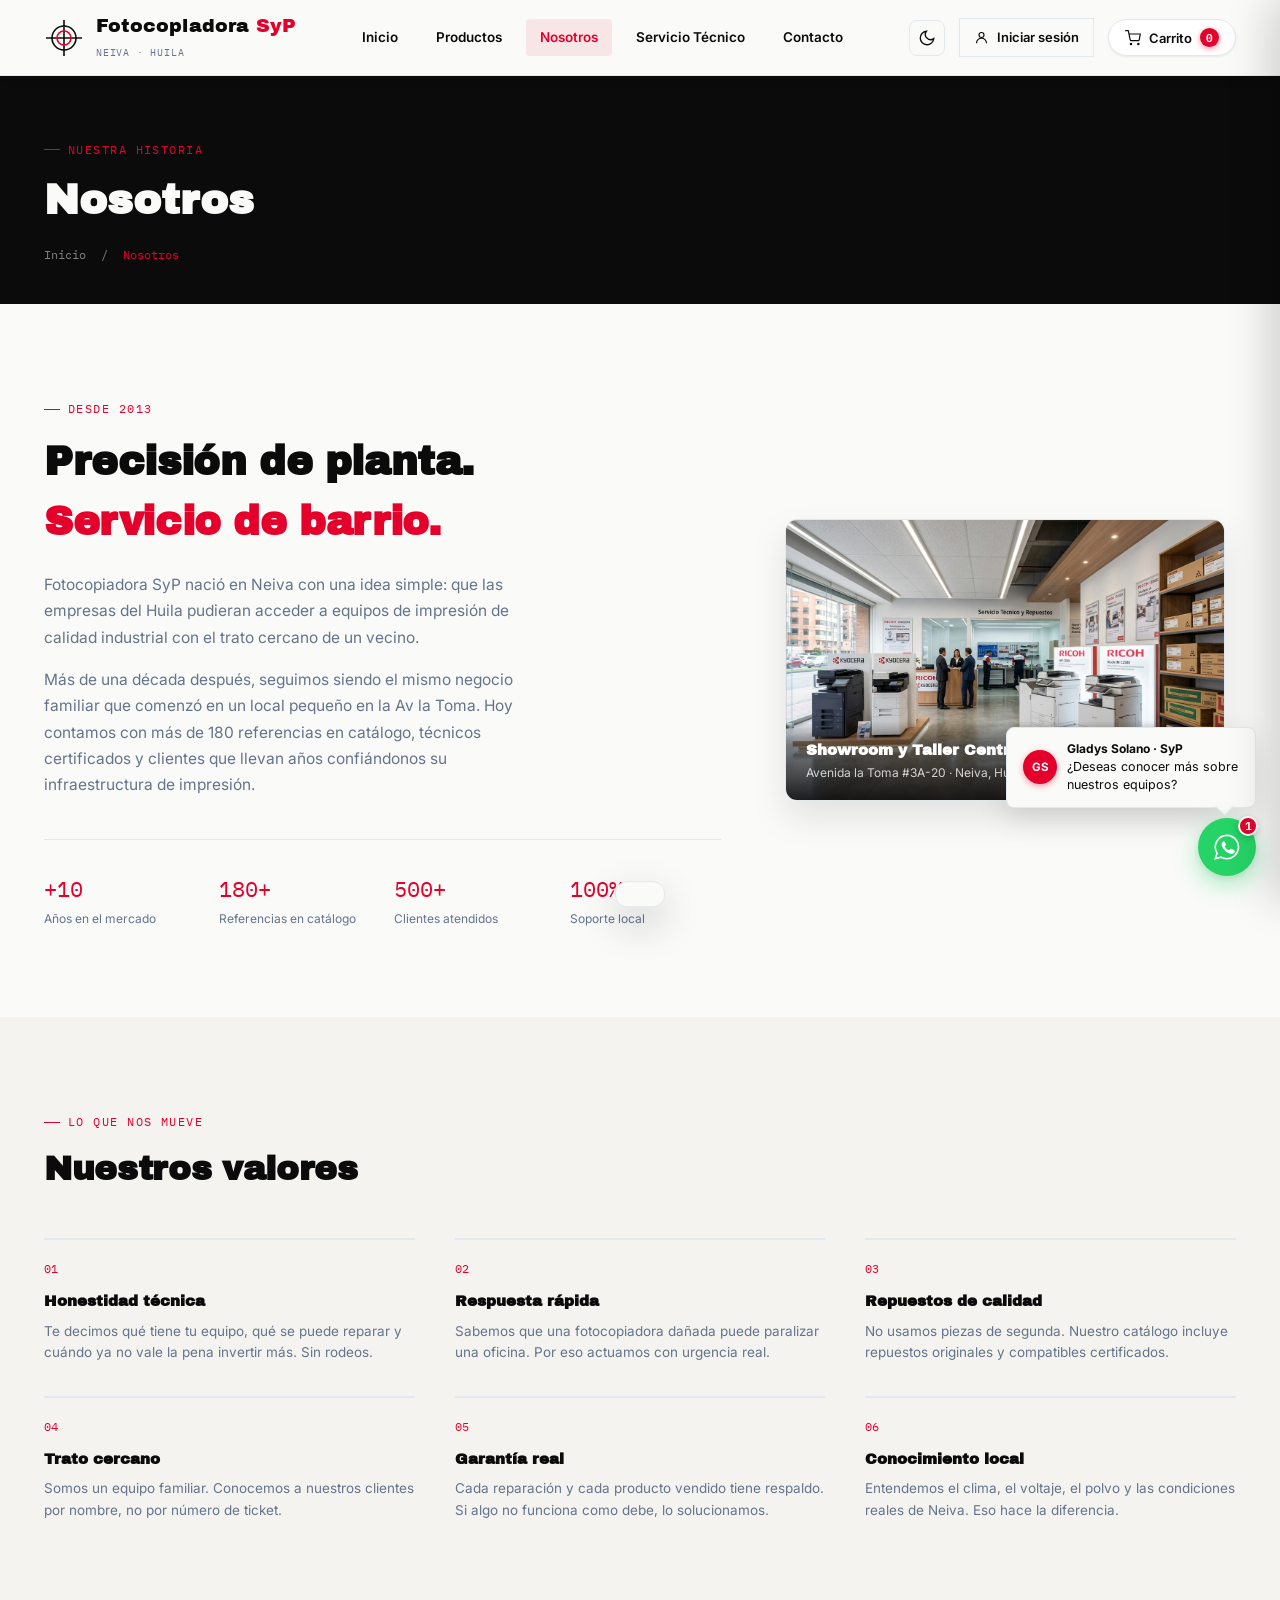
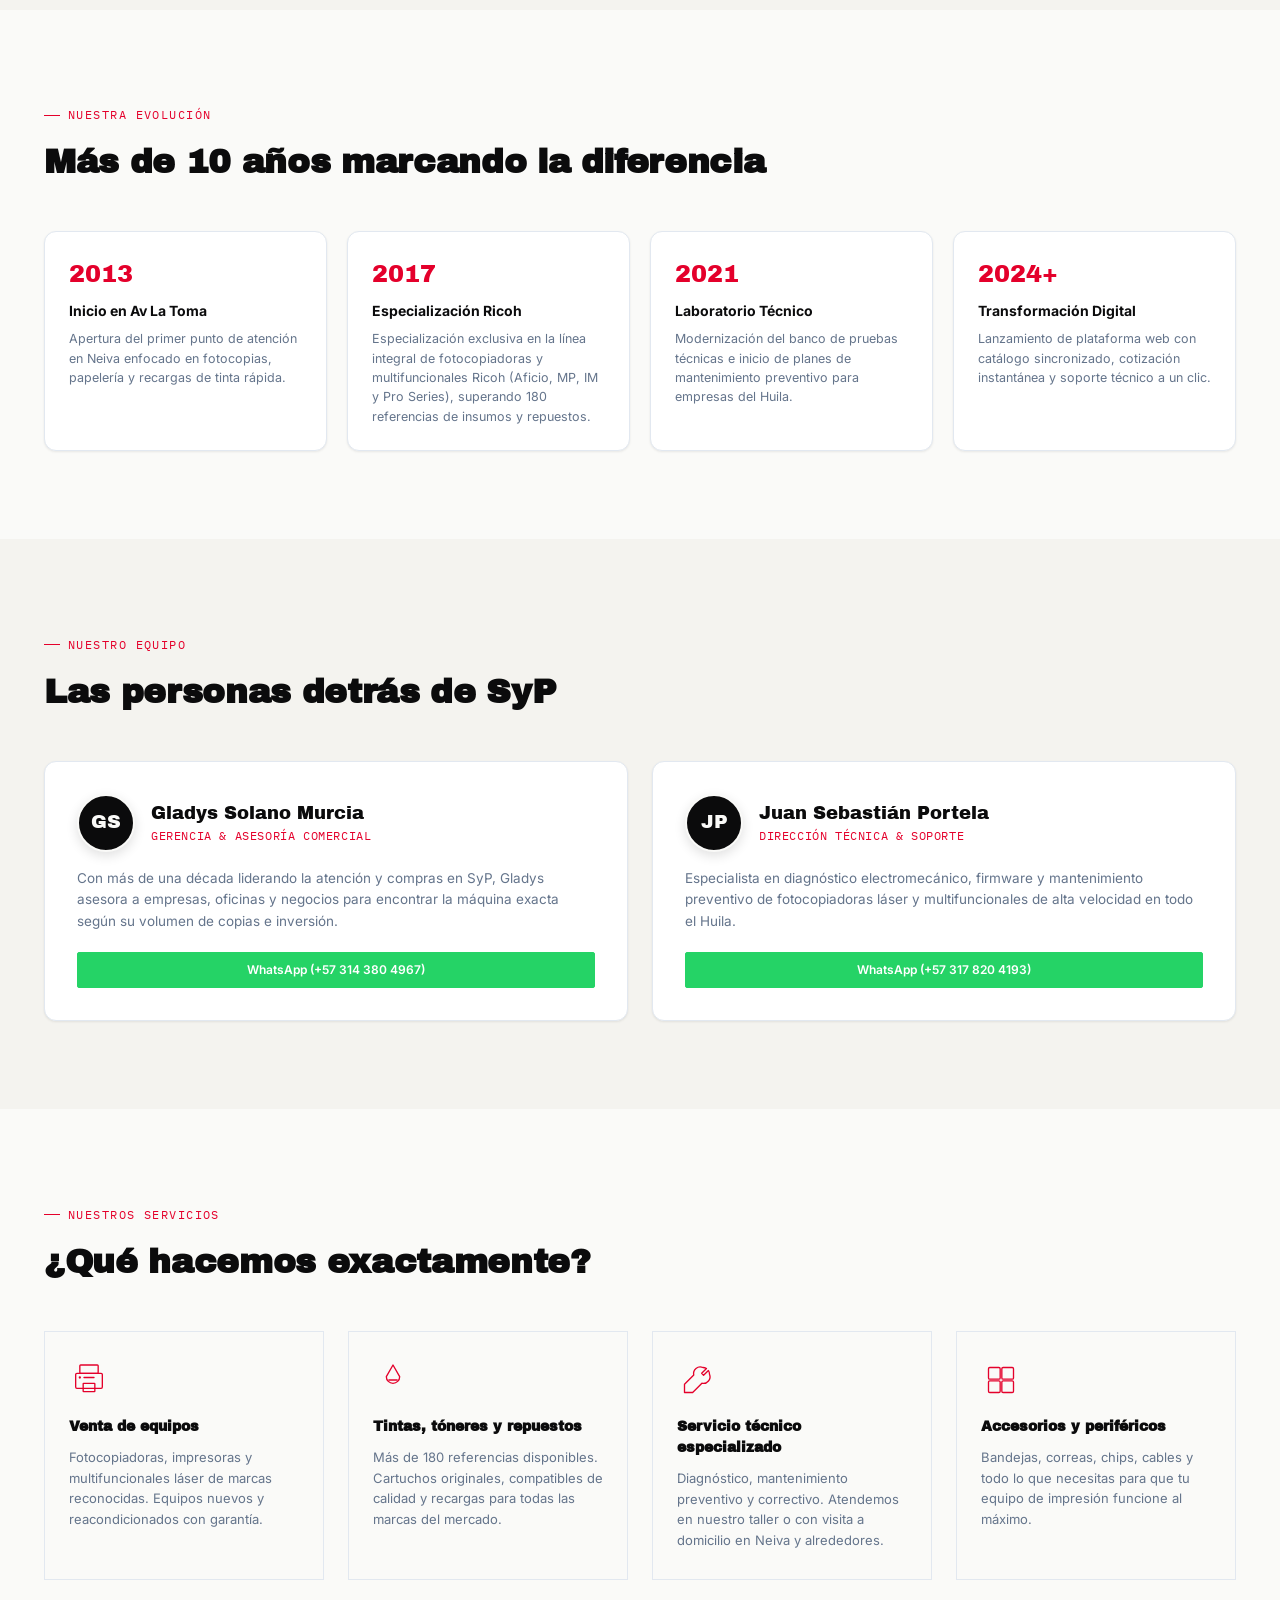
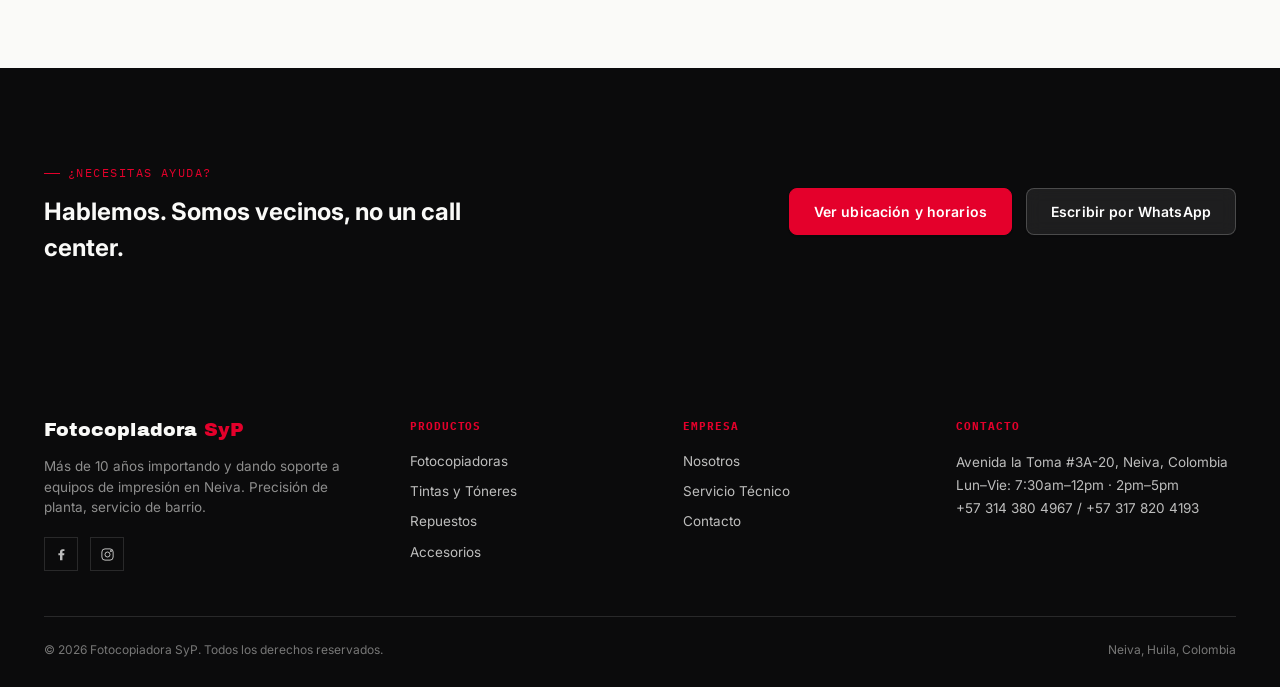
<file: nosotros.html>
<!DOCTYPE html>
<html lang="es">
<head>
<meta charset="UTF-8">
<meta name="viewport" content="width=device-width, initial-scale=1.0">
<title>Sobre Nosotros: Historia, Equipo y Trayectoria en Neiva | Fotocopiadora SyP</title>
<meta name="description" content="Conoce la historia de Fotocopiadora SyP en Neiva. Más de 10 años importando, distribuyendo y brindando soporte a fotocopiadoras Ricoh en el Huila con Gladys Solano y Juan Sebastián Portela.">
<link rel="canonical" href="https://fotocopiadorasyp.com/nosotros.html">
<meta name="robots" content="index, follow">

<!-- Geotargeting SEO Local Neiva, Huila -->
<meta name="geo.region" content="CO-HUI">
<meta name="geo.placename" content="Neiva, Huila, Colombia">
<meta name="geo.position" content="2.93014;-75.29177">
<meta name="ICBM" content="2.93014, -75.29177">

<!-- Open Graph & Social -->
<meta property="og:type" content="website">
<meta property="og:site_name" content="Fotocopiadora SyP Neiva">
<meta property="og:title" content="Sobre Fotocopiadora SyP — Pasión y Técnica en Neiva">
<meta property="og:description" content="Importación directa, taller certificado y renting de fotocopiadoras Ricoh en Neiva, Huila.">
<meta property="og:url" content="https://fotocopiadorasyp.com/nosotros.html">
<meta property="og:image" content="https://fotocopiadorasyp.com/img/about_store.jpg">
<meta property="og:locale" content="es_CO">
<meta name="twitter:card" content="summary_large_image">
<meta name="twitter:title" content="Fotocopiadora SyP Neiva — Quiénes Somos">
<meta name="twitter:description" content="Empresa huilense especializada en venta y renting de fotocopiadoras Ricoh.">
<meta name="twitter:image" content="https://fotocopiadorasyp.com/img/about_store.jpg">
<meta name="theme-color" content="#E4002B">

<!-- Preconnect de Fuentes -->
<link rel="preconnect" href="https://fonts.googleapis.com">
<link rel="preconnect" href="https://fonts.gstatic.com" crossorigin>

<link rel="manifest" href="manifest.json">
<link rel="stylesheet" href="css/style.css">
</head>
<body>

<!-- ===================== HEADER ===================== -->
<header class="site-header">
  <div class="container">
    <a href="index.html" class="brand">
      <span class="reg-mark animate">
        <svg viewBox="0 0 40 40">
          <g class="layer-black"><circle cx="20" cy="20" r="12"/><line x1="20" y1="2" x2="20" y2="38"/><line x1="2" y1="20" x2="38" y2="20"/></g>
          <g class="layer-red"><circle cx="20" cy="20" r="7"/></g>
        </svg>
      </span>
      <span>
        <span class="brand-name">Fotocopiadora <span>SyP</span></span><br>
        <span class="brand-sub">Neiva · Huila</span>
      </span>
    </a>

    <nav class="main-nav">
      <a href="index.html" data-page="index.html">Inicio</a>
      <a href="productos.html" data-page="productos.html">Productos</a>
      <a href="nosotros.html" data-page="nosotros.html">Nosotros</a>
      <a href="servicio-tecnico.html" data-page="servicio-tecnico.html">Servicio Técnico</a>
      <a href="contacto.html" data-page="contacto.html">Contacto</a>
    </nav>

    <div class="header-actions">
      <div class="account-area" id="accountArea"></div>
      <button class="cart-btn" data-open-cart>
        <svg width="16" height="16" viewBox="0 0 24 24" fill="none" stroke="currentColor" stroke-width="1.8" stroke-linecap="round" stroke-linejoin="round"><circle cx="9" cy="21" r="1"/><circle cx="20" cy="21" r="1"/><path d="M1 1h4l2.68 13.39a2 2 0 0 0 2 1.61h9.72a2 2 0 0 0 2-1.61L23 6H6"/></svg>
        Carrito <span class="cart-count">0</span>
      </button>
      <button class="nav-toggle" aria-label="Abrir menú">
        <span></span><span></span><span></span>
      </button>
    </div>
  </div>
</header>

<!-- ===================== PAGE HEADER ===================== -->
<section class="page-header">
  <div class="container">
    <span class="eyebrow" style="color:var(--red);">Nuestra historia</span>
    <h1>Nosotros</h1>
    <div class="breadcrumb">Inicio <span class="sep">/</span> <span class="current">Nosotros</span></div>
  </div>
</section>

<!-- ===================== HISTORIA ===================== -->
<section class="section">
  <div class="container">
    <div class="about-hero">
      <div class="about-text">
        <span class="eyebrow">Desde 2013</span>
        <h2>Precisión de planta.<br><em style="color:var(--red);font-style:normal;">Servicio de barrio.</em></h2>
        <p>Fotocopiadora SyP nació en Neiva con una idea simple: que las empresas del Huila pudieran acceder a equipos de impresión de calidad industrial con el trato cercano de un vecino.</p>
        <p style="margin-top:16px;">Más de una década después, seguimos siendo el mismo negocio familiar que comenzó en un local pequeño en la Av la Toma. Hoy contamos con más de 180 referencias en catálogo, técnicos certificados y clientes que llevan años confiándonos su infraestructura de impresión.</p>
        <div class="about-stats">
          <div class="astat">
            <span class="num">+10</span>
            <span class="lbl">Años en el mercado</span>
          </div>
          <div class="astat">
            <span class="num">180+</span>
            <span class="lbl">Referencias en catálogo</span>
          </div>
          <div class="astat">
            <span class="num">500+</span>
            <span class="lbl">Clientes atendidos</span>
          </div>
          <div class="astat">
            <span class="num">100%</span>
            <span class="lbl">Soporte local</span>
          </div>
        </div>
      </div>
      <div class="about-mark" style="position:relative; overflow:hidden; border-radius:12px; border:1px solid var(--line); box-shadow:0 16px 36px rgba(0,0,0,0.1); max-width:440px;">
        <img src="img/about_store.jpg" alt="Showroom y Taller Central Fotocopiadora SyP Neiva" style="width:100%; height:100%; min-height:280px; object-fit:cover; display:block;" loading="lazy">
        <div style="position:absolute; bottom:0; left:0; right:0; padding:18px 20px; background:linear-gradient(to top, rgba(11,11,12,0.92) 0%, rgba(11,11,12,0.5) 70%, transparent 100%); color:#fff;">
          <div style="font-family:var(--font-display); font-size:15px; font-weight:700;">Showroom y Taller Central</div>
          <div style="font-size:12px; color:rgba(250,250,248,0.8); margin-top:3px;">Avenida la Toma #3A-20 · Neiva, Huila</div>
        </div>
      </div>
    </div>
  </div>
</section>

<!-- ===================== VALORES ===================== -->
<section class="section section-dim">
  <div class="container">
    <div class="section-head">
      <div>
        <span class="eyebrow">Lo que nos mueve</span>
        <h2>Nuestros valores</h2>
      </div>
    </div>
    <div class="values-grid">
      <div class="value-card">
        <div class="value-num">01</div>
        <h3>Honestidad técnica</h3>
        <p>Te decimos qué tiene tu equipo, qué se puede reparar y cuándo ya no vale la pena invertir más. Sin rodeos.</p>
      </div>
      <div class="value-card">
        <div class="value-num">02</div>
        <h3>Respuesta rápida</h3>
        <p>Sabemos que una fotocopiadora dañada puede paralizar una oficina. Por eso actuamos con urgencia real.</p>
      </div>
      <div class="value-card">
        <div class="value-num">03</div>
        <h3>Repuestos de calidad</h3>
        <p>No usamos piezas de segunda. Nuestro catálogo incluye repuestos originales y compatibles certificados.</p>
      </div>
      <div class="value-card">
        <div class="value-num">04</div>
        <h3>Trato cercano</h3>
        <p>Somos un equipo familiar. Conocemos a nuestros clientes por nombre, no por número de ticket.</p>
      </div>
      <div class="value-card">
        <div class="value-num">05</div>
        <h3>Garantía real</h3>
        <p>Cada reparación y cada producto vendido tiene respaldo. Si algo no funciona como debe, lo solucionamos.</p>
      </div>
      <div class="value-card">
        <div class="value-num">06</div>
        <h3>Conocimiento local</h3>
        <p>Entendemos el clima, el voltaje, el polvo y las condiciones reales de Neiva. Eso hace la diferencia.</p>
      </div>
    </div>
  </div>
</section>

<!-- ===================== TRAYECTORIA / TIMELINE ===================== -->
<section class="section">
  <div class="container">
    <div class="section-head">
      <div>
        <span class="eyebrow">Nuestra evolución</span>
        <h2>Más de 10 años marcando la diferencia</h2>
      </div>
    </div>
    <div class="timeline-grid">
      <div class="timeline-card">
        <div class="timeline-year">2013</div>
        <div class="timeline-title">Inicio en Av La Toma</div>
        <div class="timeline-desc">Apertura del primer punto de atención en Neiva enfocado en fotocopias, papelería y recargas de tinta rápida.</div>
      </div>
      <div class="timeline-card">
        <div class="timeline-year">2017</div>
        <div class="timeline-title">Especialización Ricoh</div>
        <div class="timeline-desc">Especialización exclusiva en la línea integral de fotocopiadoras y multifuncionales Ricoh (Aficio, MP, IM y Pro Series), superando 180 referencias de insumos y repuestos.</div>
      </div>
      <div class="timeline-card">
        <div class="timeline-year">2021</div>
        <div class="timeline-title">Laboratorio Técnico</div>
        <div class="timeline-desc">Modernización del banco de pruebas técnicas e inicio de planes de mantenimiento preventivo para empresas del Huila.</div>
      </div>
      <div class="timeline-card">
        <div class="timeline-year">2024+</div>
        <div class="timeline-title">Transformación Digital</div>
        <div class="timeline-desc">Lanzamiento de plataforma web con catálogo sincronizado, cotización instantánea y soporte técnico a un clic.</div>
      </div>
    </div>
  </div>
</section>

<!-- ===================== EQUIPO DIRECTIVO ===================== -->
<section class="section section-dim">
  <div class="container">
    <div class="section-head">
      <div>
        <span class="eyebrow">Nuestro equipo</span>
        <h2>Las personas detrás de SyP</h2>
      </div>
    </div>
    <div class="team-grid">
      
      <div class="team-card">
        <div>
          <div class="team-card-head">
            <div class="team-card-avatar">GS</div>
            <div>
              <div class="team-card-name">Gladys Solano Murcia</div>
              <div class="team-card-role">Gerencia & Asesoría Comercial</div>
            </div>
          </div>
          <p class="team-card-bio" style="margin-top:16px;">
            Con más de una década liderando la atención y compras en SyP, Gladys asesora a empresas, oficinas y negocios para encontrar la máquina exacta según su volumen de copias e inversión.
          </p>
        </div>
        <div class="team-card-actions">
          <a href="https://wa.me/573143804967?text=Hola%20Gladys%2C%20quisiera%20asesor%C3%ADa%20para%20un%20equipo" target="_blank" rel="noopener" class="person-btn wa-btn" style="flex:1;">
            WhatsApp (+57 314 380 4967)
          </a>
        </div>
      </div>

      <div class="team-card">
        <div>
          <div class="team-card-head">
            <div class="team-card-avatar">JP</div>
            <div>
              <div class="team-card-name">Juan Sebastián Portela</div>
              <div class="team-card-role">Dirección Técnica & Soporte</div>
            </div>
          </div>
          <p class="team-card-bio" style="margin-top:16px;">
            Especialista en diagnóstico electromecánico, firmware y mantenimiento preventivo de fotocopiadoras láser y multifuncionales de alta velocidad en todo el Huila.
          </p>
        </div>
        <div class="team-card-actions">
          <a href="https://wa.me/573178204193?text=Hola%20Sebasti%C3%A1n%2C%20requiero%20asistencia%20t%C3%A9cnica" target="_blank" rel="noopener" class="person-btn wa-btn" style="flex:1;">
            WhatsApp (+57 317 820 4193)
          </a>
        </div>
      </div>

    </div>
  </div>
</section>

<!-- ===================== QUÉ HACEMOS ===================== -->
<section class="section">
  <div class="container">
    <div class="section-head">
      <div>
        <span class="eyebrow">Nuestros servicios</span>
        <h2>¿Qué hacemos exactamente?</h2>
      </div>
    </div>
    <div class="services-detail">
      <div class="service-detail-card">
        <div class="sdcard-icon">
          <svg viewBox="0 0 48 48" fill="none" stroke="currentColor" stroke-width="1.6" stroke-linecap="round" stroke-linejoin="round"><rect x="8" y="16" width="32" height="18" rx="1.5"/><rect x="13" y="6" width="22" height="10" rx="1"/><rect x="17" y="28" width="14" height="10" rx="0.5"/><circle cx="13" cy="21" r="1.4" fill="currentColor" stroke="none"/><line x1="18" y1="21" x2="30" y2="21"/></svg>
        </div>
        <h3>Venta de equipos</h3>
        <p>Fotocopiadoras, impresoras y multifuncionales láser de marcas reconocidas. Equipos nuevos y reacondicionados con garantía.</p>
      </div>
      <div class="service-detail-card">
        <div class="sdcard-icon">
          <svg viewBox="0 0 48 48" fill="none" stroke="currentColor" stroke-width="1.6" stroke-linecap="round" stroke-linejoin="round"><path d="M24 6 L32 20 A8 8 0 1 1 16 20 Z"/><line x1="19" y1="24" x2="29" y2="24"/></svg>
        </div>
        <h3>Tintas, tóneres y repuestos</h3>
        <p>Más de 180 referencias disponibles. Cartuchos originales, compatibles de calidad y recargas para todas las marcas del mercado.</p>
      </div>
      <div class="service-detail-card">
        <div class="sdcard-icon">
          <svg viewBox="0 0 48 48" fill="none" stroke="currentColor" stroke-width="1.6" stroke-linecap="round" stroke-linejoin="round"><path d="M31 9a8 8 0 0 0-10.9 9.1L9 29.2V39h9.8l11.1-11.1A8 8 0 0 0 39 17a7.9 7.9 0 0 0-1.3-4.4L31.9 18.4 29.6 16 35.4 10.3A8 8 0 0 0 31 9Z"/></svg>
        </div>
        <h3>Servicio técnico especializado</h3>
        <p>Diagnóstico, mantenimiento preventivo y correctivo. Atendemos en nuestro taller o con visita a domicilio en Neiva y alrededores.</p>
      </div>
      <div class="service-detail-card">
        <div class="sdcard-icon">
          <svg viewBox="0 0 48 48" fill="none" stroke="currentColor" stroke-width="1.6" stroke-linecap="round" stroke-linejoin="round"><rect x="9" y="9" width="14" height="14" rx="1.5"/><rect x="25" y="9" width="14" height="14" rx="1.5"/><rect x="9" y="25" width="14" height="14" rx="1.5"/><rect x="25" y="25" width="14" height="14" rx="1.5"/></svg>
        </div>
        <h3>Accesorios y periféricos</h3>
        <p>Bandejas, correas, chips, cables y todo lo que necesitas para que tu equipo de impresión funcione al máximo.</p>
      </div>
    </div>
  </div>
</section>

<!-- ===================== CTA ===================== -->
<section class="section section-dark">
  <div class="container" style="display:flex; align-items:center; justify-content:space-between; gap:24px; flex-wrap:wrap;">
    <div>
      <span class="eyebrow">¿Necesitas ayuda?</span>
      <h2 style="margin-top:12px; max-width:28ch;">Hablemos. Somos vecinos, no un call center.</h2>
    </div>
    <div class="hero-ctas" style="margin:0;">
      <a href="contacto.html" class="btn btn-primary">Ver ubicación y horarios</a>
      <a href="https://wa.me/573178204193?text=Hola%2C%20quiero%20saber%20m%C3%A1s%20sobre%20SyP%20Fotocopiadoras" target="_blank" rel="noopener" class="btn btn-outline-light">Escribir por WhatsApp</a>
    </div>
  </div>
</section>

<!-- ===================== FOOTER ===================== -->
<footer class="site-footer">
  <div class="container">
    <div class="footer-top">
      <div class="footer-brand">
        <span class="brand-name" style="color:var(--paper);">Fotocopiadora <span>SyP</span></span>
        <p>Más de 10 años importando y dando soporte a equipos de impresión en Neiva. Precisión de planta, servicio de barrio.</p>
        <div class="footer-social">
          <a href="https://web.facebook.com/copycaes/" target="_blank" rel="noopener" aria-label="Facebook">
            <svg viewBox="0 0 24 24" fill="currentColor"><path d="M13.5 21v-8h2.7l.4-3.1h-3.1V8c0-.9.3-1.5 1.6-1.5h1.6V3.7C15.9 3.6 14.9 3.5 13.7 3.5c-2.4 0-4.1 1.5-4.1 4.2v2.2H7v3.1h2.6v8h3.9z"/></svg>
          </a>
          <a href="https://www.instagram.com/copycaess/" target="_blank" rel="noopener" aria-label="Instagram">
            <svg viewBox="0 0 24 24" fill="none" stroke="currentColor" stroke-width="1.6"><rect x="3" y="3" width="18" height="18" rx="5"/><circle cx="12" cy="12" r="4"/><circle cx="17.5" cy="6.5" r="1"/></svg>
          </a>
        </div>
      </div>
      <div class="footer-col">
        <h4>Productos</h4>
        <ul>
          <li><a href="productos.html?cat=fotocopiadoras">Fotocopiadoras</a></li>
          <li><a href="productos.html?cat=tintas">Tintas y Tóneres</a></li>
          <li><a href="productos.html?cat=repuestos">Repuestos</a></li>
          <li><a href="productos.html?cat=accesorios">Accesorios</a></li>
        </ul>
      </div>
      <div class="footer-col">
        <h4>Empresa</h4>
        <ul>
          <li><a href="nosotros.html">Nosotros</a></li>
          <li><a href="servicio-tecnico.html">Servicio Técnico</a></li>
          <li><a href="contacto.html">Contacto</a></li>
        </ul>
      </div>
      <div class="footer-col">
        <h4>Contacto</h4>
        <address>
          Avenida la Toma #3A-20, Neiva, Colombia<br>
          Lun–Vie: 7:30am–12pm · 2pm–5pm<br>
          +57 314 380 4967 / +57 317 820 4193
        </address>
      </div>
    </div>
    <div class="footer-bottom">
      <span>© <span id="year"></span> Fotocopiadora SyP. Todos los derechos reservados.</span>
      <span>Neiva, Huila, Colombia</span>
    </div>
  </div>
</footer>

<!-- ===================== CARRITO (drawer) ===================== -->
<div class="cart-overlay" id="cartOverlay"></div>
<aside class="cart-drawer" id="cartDrawer">
  <div class="cart-head">
    <h2>Tu carrito</h2>
    <button class="cart-close" id="cartClose" aria-label="Cerrar carrito">
      <svg viewBox="0 0 24 24" fill="none" stroke="currentColor" stroke-width="1.8"><line x1="6" y1="6" x2="18" y2="18"/><line x1="18" y1="6" x2="6" y2="18"/></svg>
    </button>
  </div>
  <div class="cart-items" id="cartItems"></div>
  <div class="cart-foot" id="cartFoot" style="display:none;">
    <div class="cart-total-row">
      <span class="label">Total</span>
      <span class="value" id="cartTotalValue">$0</span>
    </div>
    <button class="btn btn-primary btn-block" id="checkoutBtn">Proceder al pago</button>
    <button class="btn btn-outline btn-block" id="printQuoteBtn" style="margin-top:8px; font-size:12.5px; border-color:var(--line);">📄 Descargar Cotización Formal (PDF)</button>
    <p class="cart-note">Serás redirigido a WhatsApp para confirmar tu pedido.</p>
  </div>
</aside>

<!-- ===================== TOAST ===================== -->
<div class="toast" id="toast"></div>

<!-- ===================== FLOATING WHATSAPP ASSISTANT WIDGET ===================== -->
<div class="floating-assistant-wrap">
  <div class="floating-assistant-bubble" id="floatingAssistantBubble" title="Hacer una consulta rápida">
    <div class="bubble-avatar">GS</div>
    <div>
      <strong style="display:block; font-size:12px;">Gladys Solano · SyP</strong>
      <span>¿Deseas conocer más sobre nuestros equipos?</span>
    </div>
  </div>
  <a class="floating-wa-btn"
    href="https://wa.me/573178204193?text=Hola%2C%20me%20gustar%C3%ADa%20recibir%20asesor%C3%ADa%20personalizada%20con%20Fotocopiadora%20SyP"
    target="_blank" rel="noopener" aria-label="Escribir por WhatsApp">
    <span class="floating-badge">1</span>
    <svg viewBox="0 0 24 24" fill="currentColor" width="28" height="28">
      <path
        d="M17.5 14.4c-.3-.1-1.6-.8-1.9-.9-.3-.1-.4-.1-.6.1-.2.3-.7.9-.8 1-.2.2-.3.2-.5.1-1.5-.7-2.5-1.3-3.5-3-.3-.5.3-.4.8-1.4.1-.2 0-.3 0-.5-.1-.1-.6-1.5-.8-2-.2-.5-.4-.4-.6-.5h-.5c-.2 0-.5.1-.7.3-.2.3-1 1-1 2.3 0 1.4 1 2.7 1.1 2.9.1.2 2 3 4.8 4.3.7.3 1.2.5 1.6.6.7.2 1.3.2 1.8.1.5-.1 1.6-.7 1.9-1.3.2-.6.2-1.1.2-1.2-.1-.1-.3-.2-.5-.3z" />
      <path d="M12 2a10 10 0 0 0-8.5 15.3L2 22l4.9-1.3A10 10 0 1 0 12 2z" fill="none" stroke="currentColor"
        stroke-width="1.4" />
    </svg>
  </a>
</div>

<!-- ===================== CHECKOUT MODAL ===================== -->
<div class="modal-overlay" id="checkoutOverlay" style="display:none;"></div>
<div class="modal" id="checkoutModal" style="display:none;"></div>

<script src="js/products.js"></script>
<script src="js/auth.js"></script>
<script src="js/main.js"></script>
</body>
</html>
</file>
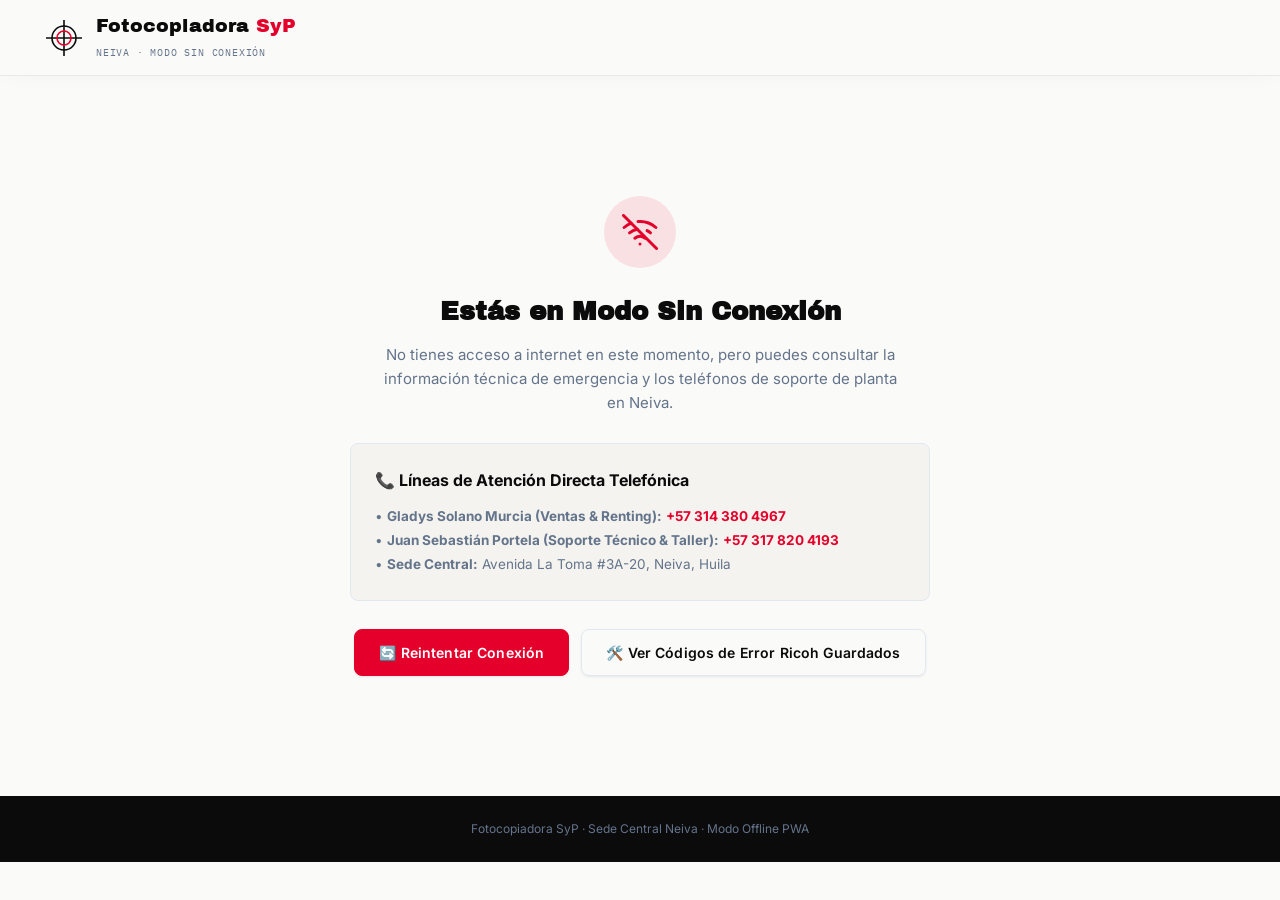
<file: offline.html>
<!DOCTYPE html>
<html lang="es">
<head>
<meta charset="UTF-8">
<meta name="viewport" content="width=device-width, initial-scale=1.0">
<title>Modo Offline | Fotocopiadora SyP Neiva</title>
<link rel="manifest" href="manifest.json">
<link rel="stylesheet" href="css/style.css">
<style>
.offline-screen {
  min-height: 80vh;
  display: flex;
  flex-direction: column;
  align-items: center;
  justify-content: center;
  text-align: center;
  padding: 40px 20px;
}
.offline-icon-box {
  width: 72px;
  height: 72px;
  border-radius: 50%;
  background: rgba(228, 0, 43, 0.1);
  color: var(--red, #e4002b);
  display: flex;
  align-items: center;
  justify-content: center;
  margin-bottom: 24px;
}
.offline-title {
  font-family: var(--font-display, 'Archivo Black', sans-serif);
  font-size: 26px;
  margin-bottom: 12px;
  color: var(--ink, #0b0b0c);
}
.offline-desc {
  font-size: 15px;
  color: var(--steel, #6b6d70);
  max-width: 520px;
  line-height: 1.6;
  margin-bottom: 28px;
}
.offline-card {
  background: var(--paper-dim, #f1f0ec);
  border: 1px solid var(--line, #e3e2df);
  border-radius: 8px;
  padding: 24px;
  max-width: 580px;
  width: 100%;
  text-align: left;
  margin-bottom: 28px;
}
</style>
</head>
<body>

<header class="site-header">
  <div class="container">
    <a href="index.html" class="brand">
      <span class="reg-mark animate">
        <svg viewBox="0 0 40 40">
          <g class="layer-black"><circle cx="20" cy="20" r="12"/><line x1="20" y1="2" x2="20" y2="38"/><line x1="2" y1="20" x2="38" y2="20"/></g>
          <g class="layer-red"><circle cx="20" cy="20" r="7"/></g>
        </svg>
      </span>
      <span>
        <span class="brand-name">Fotocopiadora <span>SyP</span></span><br>
        <span class="brand-sub">Neiva · Modo Sin Conexión</span>
      </span>
    </a>
  </div>
</header>

<main class="container">
  <div class="offline-screen">
    <div class="offline-icon-box">
      <svg viewBox="0 0 24 24" width="36" height="36" fill="none" stroke="currentColor" stroke-width="2" stroke-linecap="round" stroke-linejoin="round">
        <line x1="1" y1="1" x2="23" y2="23"/>
        <path d="M16.72 11.06A10.94 10.94 0 0 1 19 12.55"/>
        <path d="M5 12.55a10.94 10.94 0 0 1 5.17-2.39"/>
        <path d="M10.71 5.05A16 16 0 0 1 22.58 9"/>
        <path d="M1.42 9a15.91 15.91 0 0 1 4.7-2.88"/>
        <path d="M8.53 16.11a6 6 0 0 1 6.95 0"/>
        <line x1="12" y1="20" x2="12.01" y2="20"/>
      </svg>
    </div>

    <h1 class="offline-title">Estás en Modo Sin Conexión</h1>
    <p class="offline-desc">No tienes acceso a internet en este momento, pero puedes consultar la información técnica de emergencia y los teléfonos de soporte de planta en Neiva.</p>

    <div class="offline-card">
      <h3 style="font-size:16px; margin-bottom:12px; color:var(--ink);">📞 Líneas de Atención Directa Telefónica</h3>
      <div style="font-size:13.5px; line-height:1.8; color:var(--steel);">
        <div>• <strong>Gladys Solano Murcia (Ventas & Renting):</strong> <a href="tel:+573143804967" style="color:var(--red); font-weight:700;">+57 314 380 4967</a></div>
        <div>• <strong>Juan Sebastián Portela (Soporte Técnico & Taller):</strong> <a href="tel:+573178204193" style="color:var(--red); font-weight:700;">+57 317 820 4193</a></div>
        <div>• <strong>Sede Central:</strong> Avenida La Toma #3A-20, Neiva, Huila</div>
      </div>
    </div>

    <div style="display:flex; gap:12px; flex-wrap:wrap; justify-content:center;">
      <button onclick="window.location.reload()" class="btn btn-primary">
        🔄 Reintentar Conexión
      </button>
      <a href="servicio-tecnico.html" class="btn btn-outline">
        🛠️ Ver Códigos de Error Ricoh Guardados
      </a>
    </div>
  </div>
</main>

<footer class="site-footer" style="padding:24px 0;">
  <div class="container" style="text-align:center; font-size:12px; color:var(--steel);">
    <span>Fotocopiadora SyP · Sede Central Neiva · Modo Offline PWA</span>
  </div>
</footer>

</body>
</html>
</file>
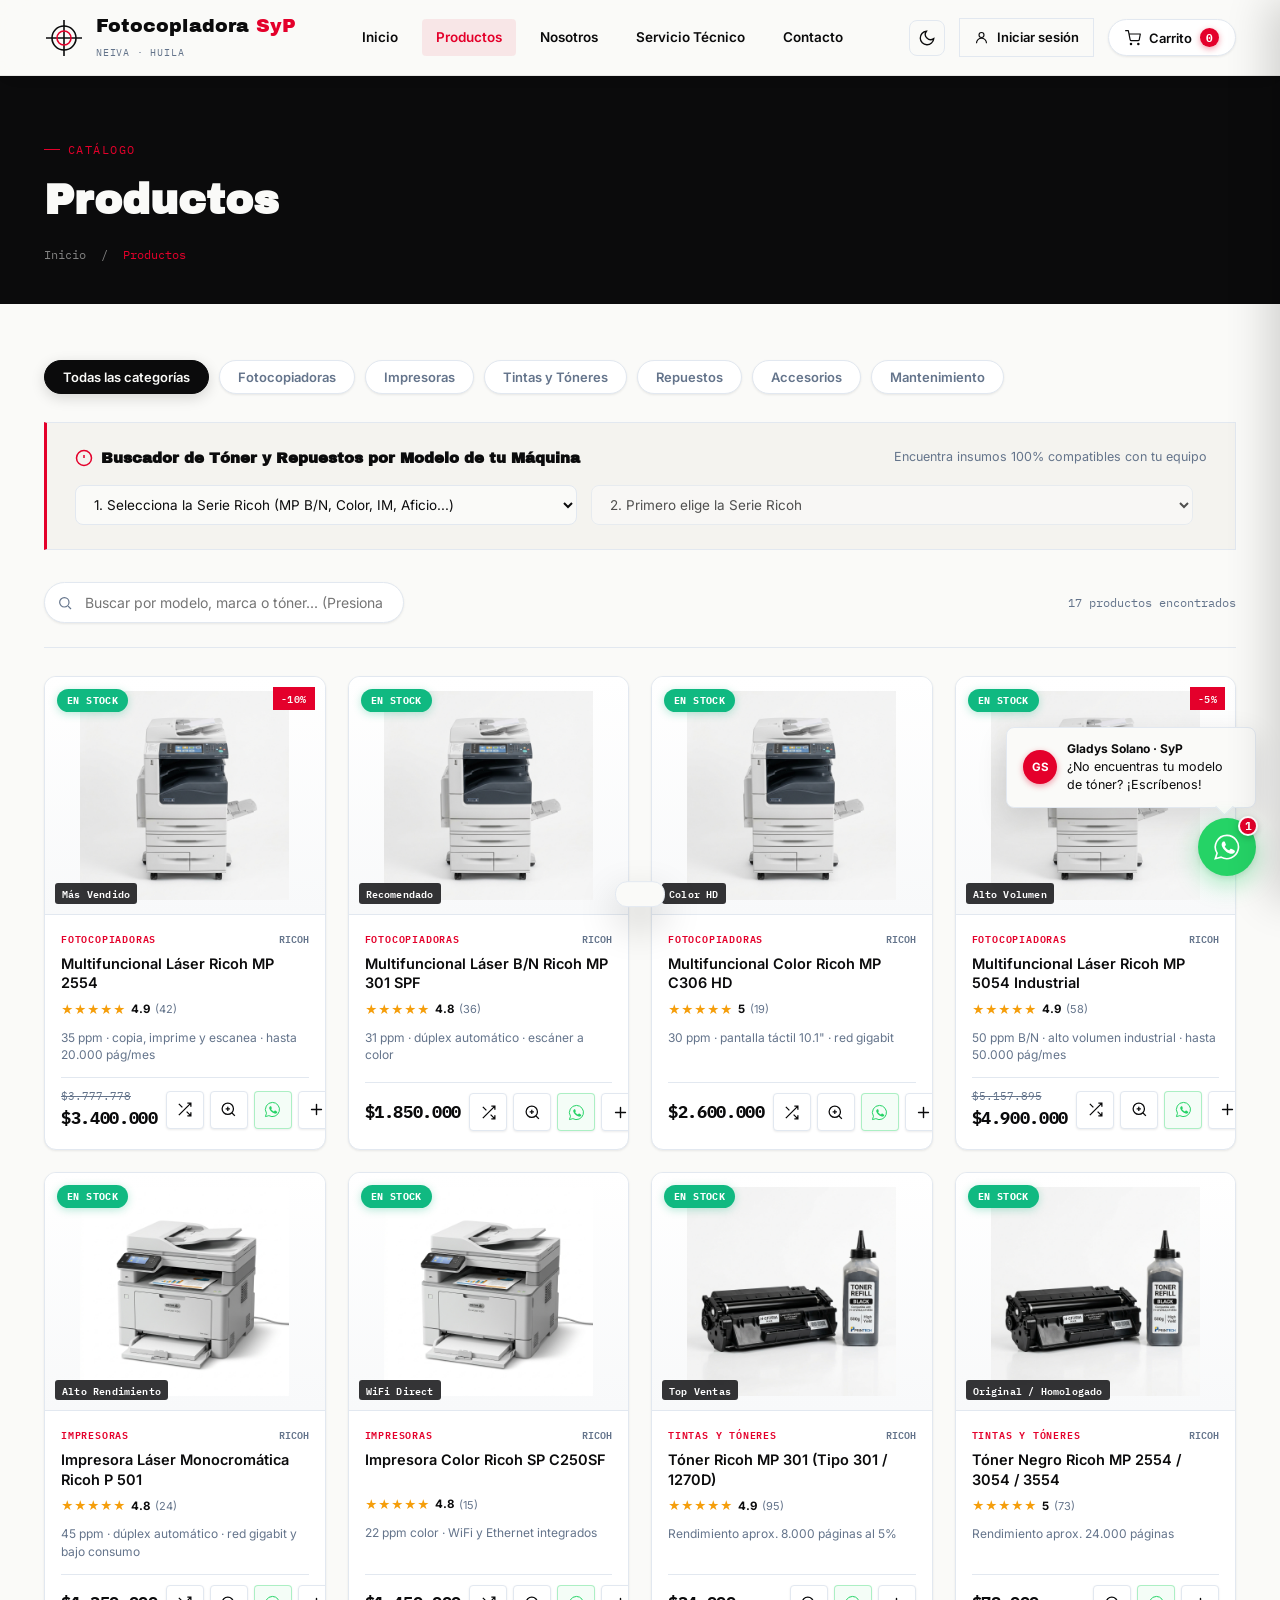
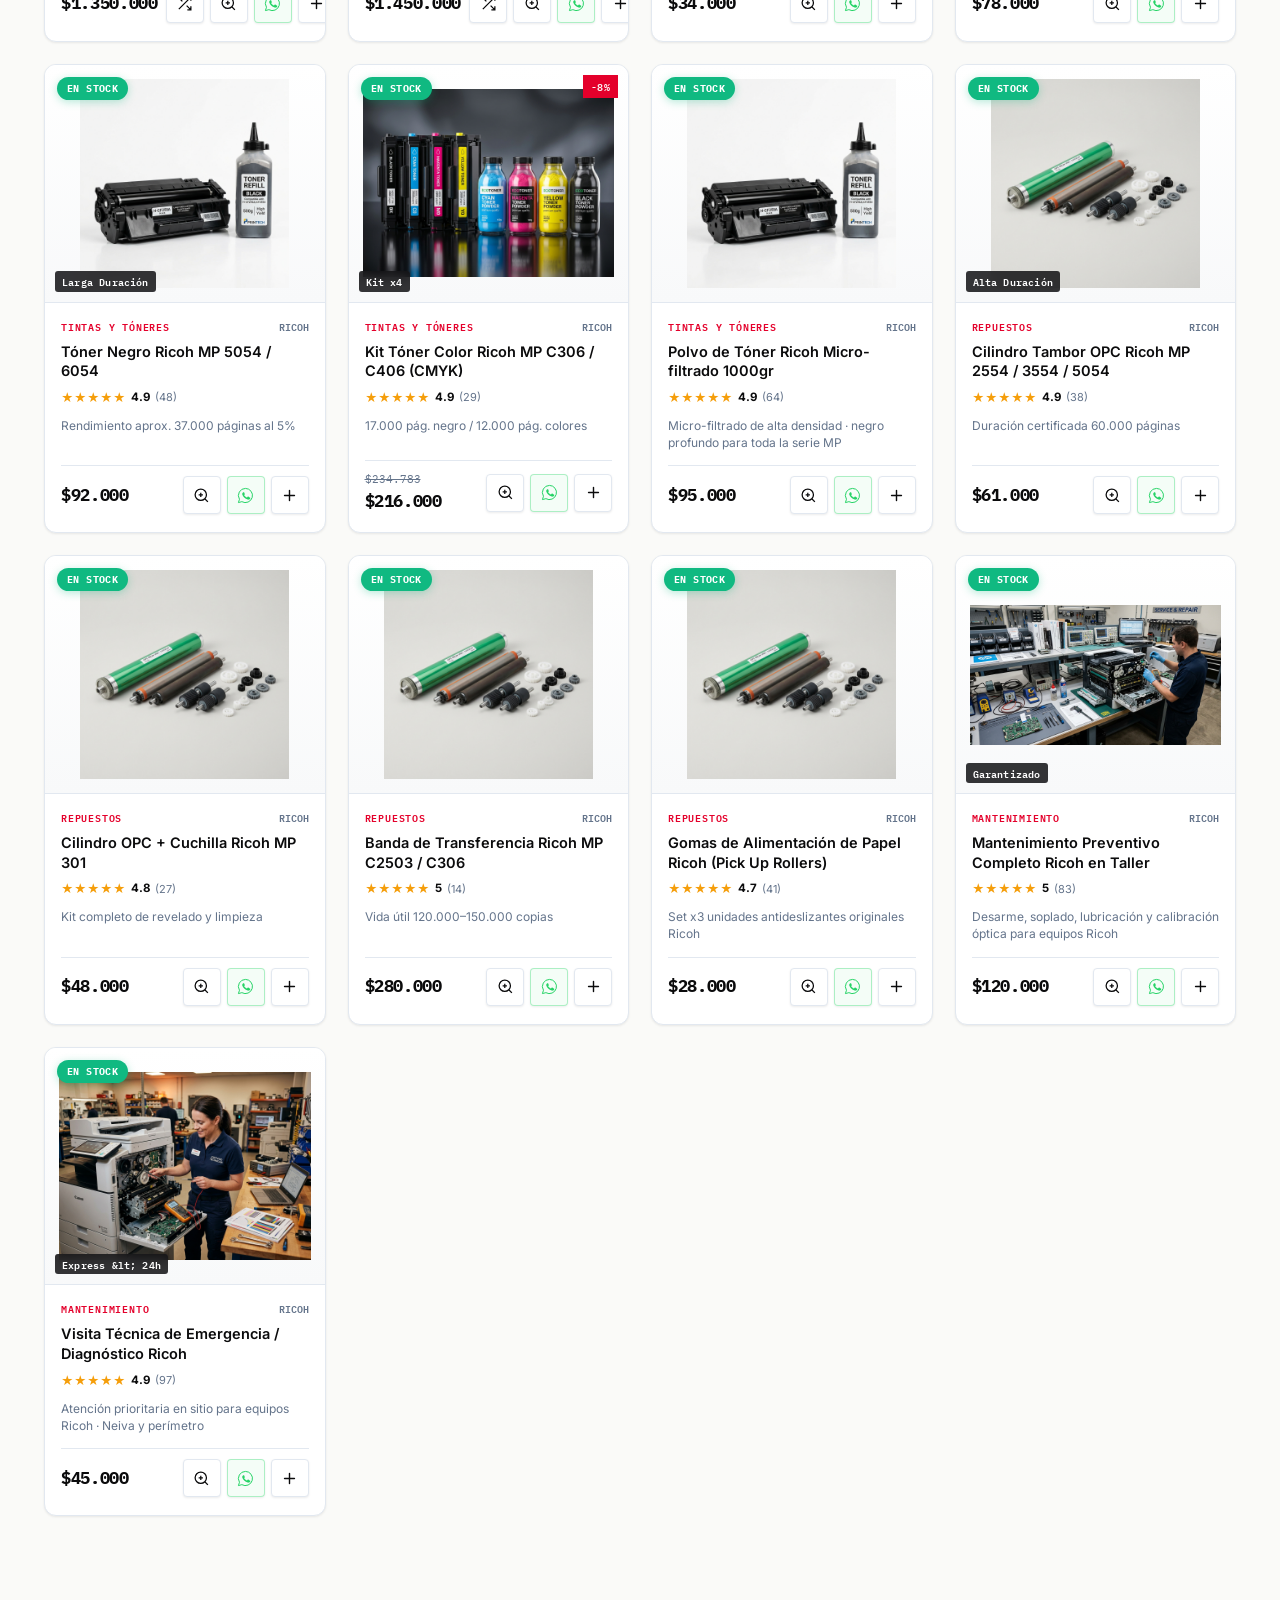
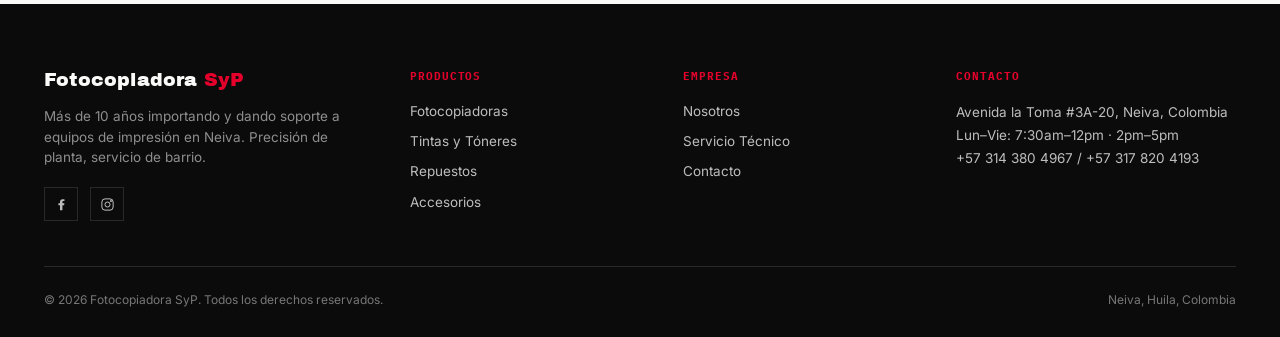
<file: productos.html>
<!DOCTYPE html>
<html lang="es">
<head>
<meta charset="UTF-8">
<meta name="viewport" content="width=device-width, initial-scale=1.0">
<title>Catálogo Ricoh: Fotocopiadoras, Impresoras y Tóners en Neiva | Fotocopiadora SyP</title>
<meta name="description" content="Catálogo completo de fotocopiadoras Ricoh multifuncionales B/N y Color, impresoras láser, tóners originales y repuestos compatibles en Neiva, Huila.">
<link rel="canonical" href="https://fotocopiadorasyp.com/productos.html">
<meta name="robots" content="index, follow">

<!-- Geotargeting SEO Local Neiva, Huila -->
<meta name="geo.region" content="CO-HUI">
<meta name="geo.placename" content="Neiva, Huila, Colombia">
<meta name="geo.position" content="2.93014;-75.29177">
<meta name="ICBM" content="2.93014, -75.29177">

<!-- Open Graph & Social -->
<meta property="og:type" content="website">
<meta property="og:site_name" content="Fotocopiadora SyP Neiva">
<meta property="og:title" content="Catálogo Oficial Ricoh en Neiva — Fotocopiadora SyP">
<meta property="og:description" content="Encuentra fotocopiadoras, impresoras láser y tóners Ricoh con precios en COP, garantía y despacho inmediato en Neiva.">
<meta property="og:url" content="https://fotocopiadorasyp.com/productos.html">
<meta property="og:image" content="https://fotocopiadorasyp.com/img/prod_copier.jpg">
<meta property="og:locale" content="es_CO">
<meta name="twitter:card" content="summary_large_image">
<meta name="twitter:title" content="Catálogo de Fotocopiadoras e Insumos Ricoh Neiva">
<meta name="twitter:description" content="Fotocopiadoras Ricoh nuevas y reacondicionadas con garantía en Neiva.">
<meta name="twitter:image" content="https://fotocopiadorasyp.com/img/prod_copier.jpg">
<meta name="theme-color" content="#E4002B">

<!-- Preconnect de Fuentes -->
<link rel="preconnect" href="https://fonts.googleapis.com">
<link rel="preconnect" href="https://fonts.gstatic.com" crossorigin>

<!-- Schema.org Datos Estructurados para Google (Catálogo Ricoh Neiva) -->
<script type="application/ld+json">
{
  "@context": "https://schema.org",
  "@type": "ItemList",
  "name": "Catálogo Oficial Ricoh — Fotocopiadora SyP Neiva",
  "description": "Fotocopiadoras multifuncionales, impresoras láser, tóners originales y repuestos Ricoh con servicio técnico y garantía en Neiva, Huila.",
  "url": "https://fotocopiadorasyp.com/productos.html",
  "itemListElement": [
    {
      "@type": "ListItem",
      "position": 1,
      "item": {
        "@type": "Product",
        "name": "Multifuncional Láser Ricoh MP 2554",
        "image": "https://fotocopiadorasyp.com/img/prod_copier.jpg",
        "description": "Fotocopiadora multifuncional 35 ppm, dúplex automático, escáner a color y conectividad de red Gigabit para empresas en Neiva.",
        "brand": { "@type": "Brand", "name": "Ricoh" },
        "offers": {
          "@type": "Offer",
          "price": "3400000",
          "priceCurrency": "COP",
          "availability": "https://schema.org/InStock",
          "seller": { "@type": "LocalBusiness", "name": "Fotocopiadora SyP" }
        }
      }
    },
    {
      "@type": "ListItem",
      "position": 2,
      "item": {
        "@type": "Product",
        "name": "Multifuncional Láser B/N Ricoh MP 301 SPF",
        "image": "https://fotocopiadorasyp.com/img/prod_copier.jpg",
        "description": "Equipo compacto de alta velocidad 31 ppm, copia, impresión y escáner dúplex ideal para oficinas y despachos.",
        "brand": { "@type": "Brand", "name": "Ricoh" },
        "offers": {
          "@type": "Offer",
          "price": "1850000",
          "priceCurrency": "COP",
          "availability": "https://schema.org/InStock",
          "seller": { "@type": "LocalBusiness", "name": "Fotocopiadora SyP" }
        }
      }
    },
    {
      "@type": "ListItem",
      "position": 3,
      "item": {
        "@type": "Product",
        "name": "Multifuncional Color Ricoh MP C306 HD",
        "image": "https://fotocopiadorasyp.com/img/prod_copier.jpg",
        "description": "Impresión y copiado láser a color de alta definición 30 ppm con pantalla táctil inteligente de 10.1 pulgadas.",
        "brand": { "@type": "Brand", "name": "Ricoh" },
        "offers": {
          "@type": "Offer",
          "price": "2600000",
          "priceCurrency": "COP",
          "availability": "https://schema.org/InStock",
          "seller": { "@type": "LocalBusiness", "name": "Fotocopiadora SyP" }
        }
      }
    },
    {
      "@type": "ListItem",
      "position": 4,
      "item": {
        "@type": "Product",
        "name": "Multifuncional Láser Ricoh MP 5054 Industrial",
        "image": "https://fotocopiadorasyp.com/img/prod_copier.jpg",
        "description": "Multifuncional de alto volumen 50 ppm, disco duro 320GB y ciclo de hasta 50.000 páginas mensuales.",
        "brand": { "@type": "Brand", "name": "Ricoh" },
        "offers": {
          "@type": "Offer",
          "price": "4900000",
          "priceCurrency": "COP",
          "availability": "https://schema.org/InStock",
          "seller": { "@type": "LocalBusiness", "name": "Fotocopiadora SyP" }
        }
      }
    },
    {
      "@type": "ListItem",
      "position": 5,
      "item": {
        "@type": "Product",
        "name": "Tóner Negro Ricoh MP 2554 / 3054 / 3554",
        "image": "https://fotocopiadorasyp.com/img/prod_toner.jpg",
        "description": "Cartucho de tóner Ricoh original y homologado con rendimiento de 24.000 páginas para serie MP.",
        "brand": { "@type": "Brand", "name": "Ricoh" },
        "offers": {
          "@type": "Offer",
          "price": "78000",
          "priceCurrency": "COP",
          "availability": "https://schema.org/InStock",
          "seller": { "@type": "LocalBusiness", "name": "Fotocopiadora SyP" }
        }
      }
    }
  ]
}
</script>

<link rel="manifest" href="manifest.json">
<link rel="stylesheet" href="css/style.css">
</head>
<body>

<!-- ===================== HEADER ===================== -->
<header class="site-header">
  <div class="container">
    <a href="index.html" class="brand">
      <span class="reg-mark animate">
        <svg viewBox="0 0 40 40">
          <g class="layer-black"><circle cx="20" cy="20" r="12"/><line x1="20" y1="2" x2="20" y2="38"/><line x1="2" y1="20" x2="38" y2="20"/></g>
          <g class="layer-red"><circle cx="20" cy="20" r="7"/></g>
        </svg>
      </span>
      <span>
        <span class="brand-name">Fotocopiadora <span>SyP</span></span><br>
        <span class="brand-sub">Neiva · Huila</span>
      </span>
    </a>

    <nav class="main-nav">
      <a href="index.html" data-page="index.html">Inicio</a>
      <a href="productos.html" data-page="productos.html">Productos</a>
      <a href="nosotros.html" data-page="nosotros.html">Nosotros</a>
      <a href="servicio-tecnico.html" data-page="servicio-tecnico.html">Servicio Técnico</a>
      <a href="contacto.html" data-page="contacto.html">Contacto</a>
    </nav>

    <div class="header-actions">
      <div class="account-area" id="accountArea"></div>
      <button class="cart-btn" data-open-cart>
        <svg width="16" height="16" viewBox="0 0 24 24" fill="none" stroke="currentColor" stroke-width="1.8" stroke-linecap="round" stroke-linejoin="round"><circle cx="9" cy="21" r="1"/><circle cx="20" cy="21" r="1"/><path d="M1 1h4l2.68 13.39a2 2 0 0 0 2 1.61h9.72a2 2 0 0 0 2-1.61L23 6H6"/></svg>
        Carrito <span class="cart-count">0</span>
      </button>
      <button class="nav-toggle" aria-label="Abrir menú">
        <span></span><span></span><span></span>
      </button>
    </div>
  </div>
</header>

<!-- ===================== PAGE HEADER ===================== -->
<section class="page-header">
  <div class="container">
    <span class="eyebrow" style="color:var(--red);">Catálogo</span>
    <h1>Productos</h1>
    <div class="breadcrumb">Inicio <span class="sep">/</span> <span class="current">Productos</span></div>
  </div>
</section>

<!-- ===================== CATÁLOGO ===================== -->
<section class="section" style="padding-top:56px;">
  <div class="container">
    <div class="chip-row" id="chipRow" style="margin-bottom:28px;">
      <button class="chip active" data-cat="all">Todas las categorías</button>
      <button class="chip" data-cat="fotocopiadoras">Fotocopiadoras</button>
      <button class="chip" data-cat="impresoras">Impresoras</button>
      <button class="chip" data-cat="tintas">Tintas y Tóneres</button>
      <button class="chip" data-cat="repuestos">Repuestos</button>
      <button class="chip" data-cat="accesorios">Accesorios</button>
      <button class="chip" data-cat="mantenimiento">Mantenimiento</button>
    </div>

    <!-- Buscador Inteligente de Compatibilidad de Tóner y Repuestos -->
    <div class="compat-finder">
      <div class="compat-finder-head">
        <h3>
          <svg viewBox="0 0 24 24" fill="none" stroke="var(--red)" stroke-width="2" width="18" height="18"><circle cx="12" cy="12" r="10"/><line x1="12" y1="8" x2="12" y2="12"/><line x1="12" y1="16" x2="12.01" y2="16"/></svg>
          Buscador de Tóner y Repuestos por Modelo de tu Máquina
        </h3>
        <span style="font-size:12.5px;color:var(--steel);">Encuentra insumos 100% compatibles con tu equipo</span>
      </div>
      <div class="compat-grid">
        <div>
          <select id="compatBrandSelect" class="compat-select" aria-label="Seleccionar Serie Ricoh">
            <option value="">1. Selecciona la Serie Ricoh (MP B/N, Color, IM, Aficio...)</option>
          </select>
        </div>
        <div>
          <select id="compatModelSelect" class="compat-select" aria-label="Seleccionar Modelo Ricoh" disabled>
            <option value="">2. Primero elige la Serie Ricoh</option>
          </select>
        </div>
        <div>
          <button id="compatClearBtn" class="btn btn-outline" style="padding:9px 16px;font-size:13px;display:none;">Limpiar filtro</button>
        </div>
      </div>
    </div>

    <div class="product-toolbar">
      <div class="search-box">
        <svg viewBox="0 0 24 24" fill="none" stroke="currentColor" stroke-width="1.8"><circle cx="11" cy="11" r="7"/><line x1="21" y1="21" x2="16.6" y2="16.6"/></svg>
        <input type="text" id="searchInput" placeholder="Buscar por nombre o modelo...">
      </div>
      <span class="results-count" id="resultsCount">16 productos encontrados</span>
    </div>

    <div class="product-grid" id="productGrid"></div>
  </div>
</section>

<!-- ===================== FOOTER ===================== -->
<footer class="site-footer">
  <div class="container">
    <div class="footer-top">
      <div class="footer-brand">
        <span class="brand-name" style="color:var(--paper);">Fotocopiadora <span>SyP</span></span>
        <p>Más de 10 años importando y dando soporte a equipos de impresión en Neiva. Precisión de planta, servicio de barrio.</p>
        <div class="footer-social">
          <a href="https://web.facebook.com/copycaes/" target="_blank" rel="noopener" aria-label="Facebook">
            <svg viewBox="0 0 24 24" fill="currentColor"><path d="M13.5 21v-8h2.7l.4-3.1h-3.1V8c0-.9.3-1.5 1.6-1.5h1.6V3.7C15.9 3.6 14.9 3.5 13.7 3.5c-2.4 0-4.1 1.5-4.1 4.2v2.2H7v3.1h2.6v8h3.9z"/></svg>
          </a>
          <a href="https://www.instagram.com/copycaess/" target="_blank" rel="noopener" aria-label="Instagram">
            <svg viewBox="0 0 24 24" fill="none" stroke="currentColor" stroke-width="1.6"><rect x="3" y="3" width="18" height="18" rx="5"/><circle cx="12" cy="12" r="4"/><circle cx="17.5" cy="6.5" r="1"/></svg>
          </a>
        </div>
      </div>
      <div class="footer-col">
        <h4>Productos</h4>
        <ul>
          <li><a href="productos.html?cat=fotocopiadoras">Fotocopiadoras</a></li>
          <li><a href="productos.html?cat=tintas">Tintas y Tóneres</a></li>
          <li><a href="productos.html?cat=repuestos">Repuestos</a></li>
          <li><a href="productos.html?cat=accesorios">Accesorios</a></li>
        </ul>
      </div>
      <div class="footer-col">
        <h4>Empresa</h4>
        <ul>
          <li><a href="nosotros.html">Nosotros</a></li>
          <li><a href="servicio-tecnico.html">Servicio Técnico</a></li>
          <li><a href="contacto.html">Contacto</a></li>
        </ul>
      </div>
      <div class="footer-col">
        <h4>Contacto</h4>
        <address>
          Avenida la Toma #3A-20, Neiva, Colombia<br>
          Lun–Vie: 7:30am–12pm · 2pm–5pm<br>
          +57 314 380 4967 / +57 317 820 4193
        </address>
      </div>
    </div>
    <div class="footer-bottom">
      <span>© <span id="year"></span> Fotocopiadora SyP. Todos los derechos reservados.</span>
      <span>Neiva, Huila, Colombia</span>
    </div>
  </div>
</footer>

<!-- ===================== CARRITO (drawer) ===================== -->
<div class="cart-overlay" id="cartOverlay"></div>
<aside class="cart-drawer" id="cartDrawer">
  <div class="cart-head">
    <h2>Tu carrito</h2>
    <button class="cart-close" id="cartClose" aria-label="Cerrar carrito">
      <svg viewBox="0 0 24 24" fill="none" stroke="currentColor" stroke-width="1.8"><line x1="6" y1="6" x2="18" y2="18"/><line x1="18" y1="6" x2="6" y2="18"/></svg>
    </button>
  </div>
  <div class="cart-items" id="cartItems"></div>
  <div class="cart-foot" id="cartFoot" style="display:none;">
    <div class="cart-total-row">
      <span class="label">Total</span>
      <span class="value" id="cartTotalValue">$0</span>
    </div>
    <button class="btn btn-primary btn-block" id="checkoutBtn">Proceder al pago</button>
    <button class="btn btn-outline btn-block" id="printQuoteBtn" style="margin-top:8px; font-size:12.5px; border-color:var(--line);">📄 Descargar Cotización Formal (PDF)</button>
    <p class="cart-note">Serás redirigido a WhatsApp para confirmar tu pedido.</p>
  </div>
</aside>

<!-- ===================== TOAST ===================== -->
<div class="toast" id="toast"></div>

<!-- ===================== FLOATING WHATSAPP ASSISTANT WIDGET ===================== -->
<div class="floating-assistant-wrap">
  <div class="floating-assistant-bubble" id="floatingAssistantBubble" title="Hacer una consulta rápida">
    <div class="bubble-avatar">GS</div>
    <div>
      <strong style="display:block; font-size:12px;">Gladys Solano · SyP</strong>
      <span>¿No encuentras tu modelo de tóner? ¡Escríbenos!</span>
    </div>
  </div>
  <a class="floating-wa-btn"
    href="https://wa.me/573178204193?text=Hola%2C%20me%20gustar%C3%ADa%20consultar%20disponibilidad%20de%20un%20producto"
    target="_blank" rel="noopener" aria-label="Escribir por WhatsApp">
    <span class="floating-badge">1</span>
    <svg viewBox="0 0 24 24" fill="currentColor" width="28" height="28">
      <path
        d="M17.5 14.4c-.3-.1-1.6-.8-1.9-.9-.3-.1-.4-.1-.6.1-.2.3-.7.9-.8 1-.2.2-.3.2-.5.1-1.5-.7-2.5-1.3-3.5-3-.3-.5.3-.4.8-1.4.1-.2 0-.3 0-.5-.1-.1-.6-1.5-.8-2-.2-.5-.4-.4-.6-.5h-.5c-.2 0-.5.1-.7.3-.2.3-1 1-1 2.3 0 1.4 1 2.7 1.1 2.9.1.2 2 3 4.8 4.3.7.3 1.2.5 1.6.6.7.2 1.3.2 1.8.1.5-.1 1.6-.7 1.9-1.3.2-.6.2-1.1.2-1.2-.1-.1-.3-.2-.5-.3z" />
      <path d="M12 2a10 10 0 0 0-8.5 15.3L2 22l4.9-1.3A10 10 0 1 0 12 2z" fill="none" stroke="currentColor"
        stroke-width="1.4" />
    </svg>
  </a>
</div>

<!-- ===================== CHECKOUT MODAL ===================== -->
<div class="modal-overlay" id="checkoutOverlay" style="display:none;"></div>
<div class="modal" id="checkoutModal" style="display:none;"></div>

<script src="js/products.js"></script>
<script src="js/auth.js"></script>
<script src="js/main.js"></script>
<script>
  /* ---------- Lógica de catálogo: categorías + búsqueda + buscador de compatibilidad ---------- */
  const catalogState = { cat: 'all', query: '', modelFilter: null };

  function debounce(fn, delay = 220) {
    let timer = null;
    return (...args) => {
      clearTimeout(timer);
      timer = setTimeout(() => fn(...args), delay);
    };
  }

  function getCatFromURL() {
    const params = new URLSearchParams(location.search);
    return params.get('cat') || 'all';
  }

  function showSkeletons(count = 4) {
    const grid = document.getElementById('productGrid');
    if (!grid) return;
    grid.innerHTML = Array(count).fill('<div class="skeleton-card"></div>').join('');
  }

  function applyFilters(withSkeleton = false) {
    if (withSkeleton) {
      showSkeletons();
      setTimeout(renderFilteredList, 80);
    } else {
      renderFilteredList();
    }
  }

  function renderFilteredList() {
    let list = PRODUCTS;

    // Filtro por Modelo de Máquina (Compatibilidad)
    if (catalogState.modelFilter) {
      list = list.filter((p) => p.models && p.models.includes(catalogState.modelFilter));
    }

    // Filtro por Categoría
    if (catalogState.cat !== 'all') {
      list = list.filter((p) => p.cat === catalogState.cat);
    }

    // Filtro por Texto de Búsqueda
    if (catalogState.query.trim() !== '') {
      const q = catalogState.query.trim().toLowerCase();
      list = list.filter(
        (p) => p.name.toLowerCase().includes(q) || p.spec.toLowerCase().includes(q) || (p.brand && p.brand.toLowerCase().includes(q))
      );
    }

    renderProductGrid(document.getElementById('productGrid'), list);
    const count = document.getElementById('resultsCount');
    if (count) {
      const modelNote = catalogState.modelFilter ? ` compatibles con ${catalogState.modelFilter}` : '';
      count.textContent = `${list.length} producto${list.length === 1 ? '' : 's'} encontrado${list.length === 1 ? '' : 's'}${modelNote}`;
    }
  }

  const debouncedSearch = debounce((val) => {
    catalogState.query = val;
    applyFilters(false);
  }, 200);

  /* ---------- Inicialización de Buscador de Compatibilidad ---------- */
  function initCompatFinder() {
    const brandSel = document.getElementById('compatBrandSelect');
    const modelSel = document.getElementById('compatModelSelect');
    const clearBtn = document.getElementById('compatClearBtn');
    if (!brandSel || !modelSel || typeof BRAND_MODELS === 'undefined') return;

    // Llenar marcas
    Object.keys(BRAND_MODELS).forEach((brand) => {
      const opt = document.createElement('option');
      opt.value = brand;
      opt.textContent = brand;
      brandSel.appendChild(opt);
    });

    brandSel.addEventListener('change', () => {
      const selectedBrand = brandSel.value;
      modelSel.innerHTML = '<option value="">2. Selecciona el modelo exacto</option>';
      if (selectedBrand && BRAND_MODELS[selectedBrand]) {
        modelSel.disabled = false;
        BRAND_MODELS[selectedBrand].forEach((mod) => {
          const opt = document.createElement('option');
          opt.value = mod;
          opt.textContent = mod;
          modelSel.appendChild(opt);
        });
      } else {
        modelSel.disabled = true;
        catalogState.modelFilter = null;
        clearBtn.style.display = 'none';
        applyFilters(true);
      }
    });

    modelSel.addEventListener('change', () => {
      if (modelSel.value) {
        catalogState.modelFilter = modelSel.value;
        clearBtn.style.display = 'inline-block';
        showToast(`Mostrando insumos para: ${modelSel.value}`);
      } else {
        catalogState.modelFilter = null;
        clearBtn.style.display = 'none';
      }
      applyFilters(true);
    });

    clearBtn.addEventListener('click', () => {
      brandSel.value = '';
      modelSel.innerHTML = '<option value="">2. Primero elige la marca</option>';
      modelSel.disabled = true;
      catalogState.modelFilter = null;
      clearBtn.style.display = 'none';
      applyFilters(true);
      showToast('Filtro de compatibilidad limpiado');
    });
  }

  document.addEventListener('DOMContentLoaded', () => {
    catalogState.cat = getCatFromURL();
    document.querySelectorAll('.chip').forEach((chip) => {
      if (chip.dataset.cat === catalogState.cat) chip.classList.add('active');
      else chip.classList.remove('active');

      chip.addEventListener('click', () => {
        document.querySelectorAll('.chip').forEach((c) => c.classList.remove('active'));
        chip.classList.add('active');
        catalogState.cat = chip.dataset.cat;
        applyFilters(true);
      });
    });

    const searchInput = document.getElementById('searchInput');
    if (searchInput) {
      searchInput.setAttribute('placeholder', 'Buscar por modelo, marca o tóner... (Presiona /)');
      searchInput.addEventListener('input', (e) => {
        debouncedSearch(e.target.value);
      });
    }

    initCompatFinder();
    applyFilters(false);

    // Deep-linking directo si la URL viene con ?id=sp-2554c o similar
    if (typeof checkAutoOpenProductFromURL === 'function') {
      checkAutoOpenProductFromURL();
    }
  });
</script>
</body>
</html>
</file>
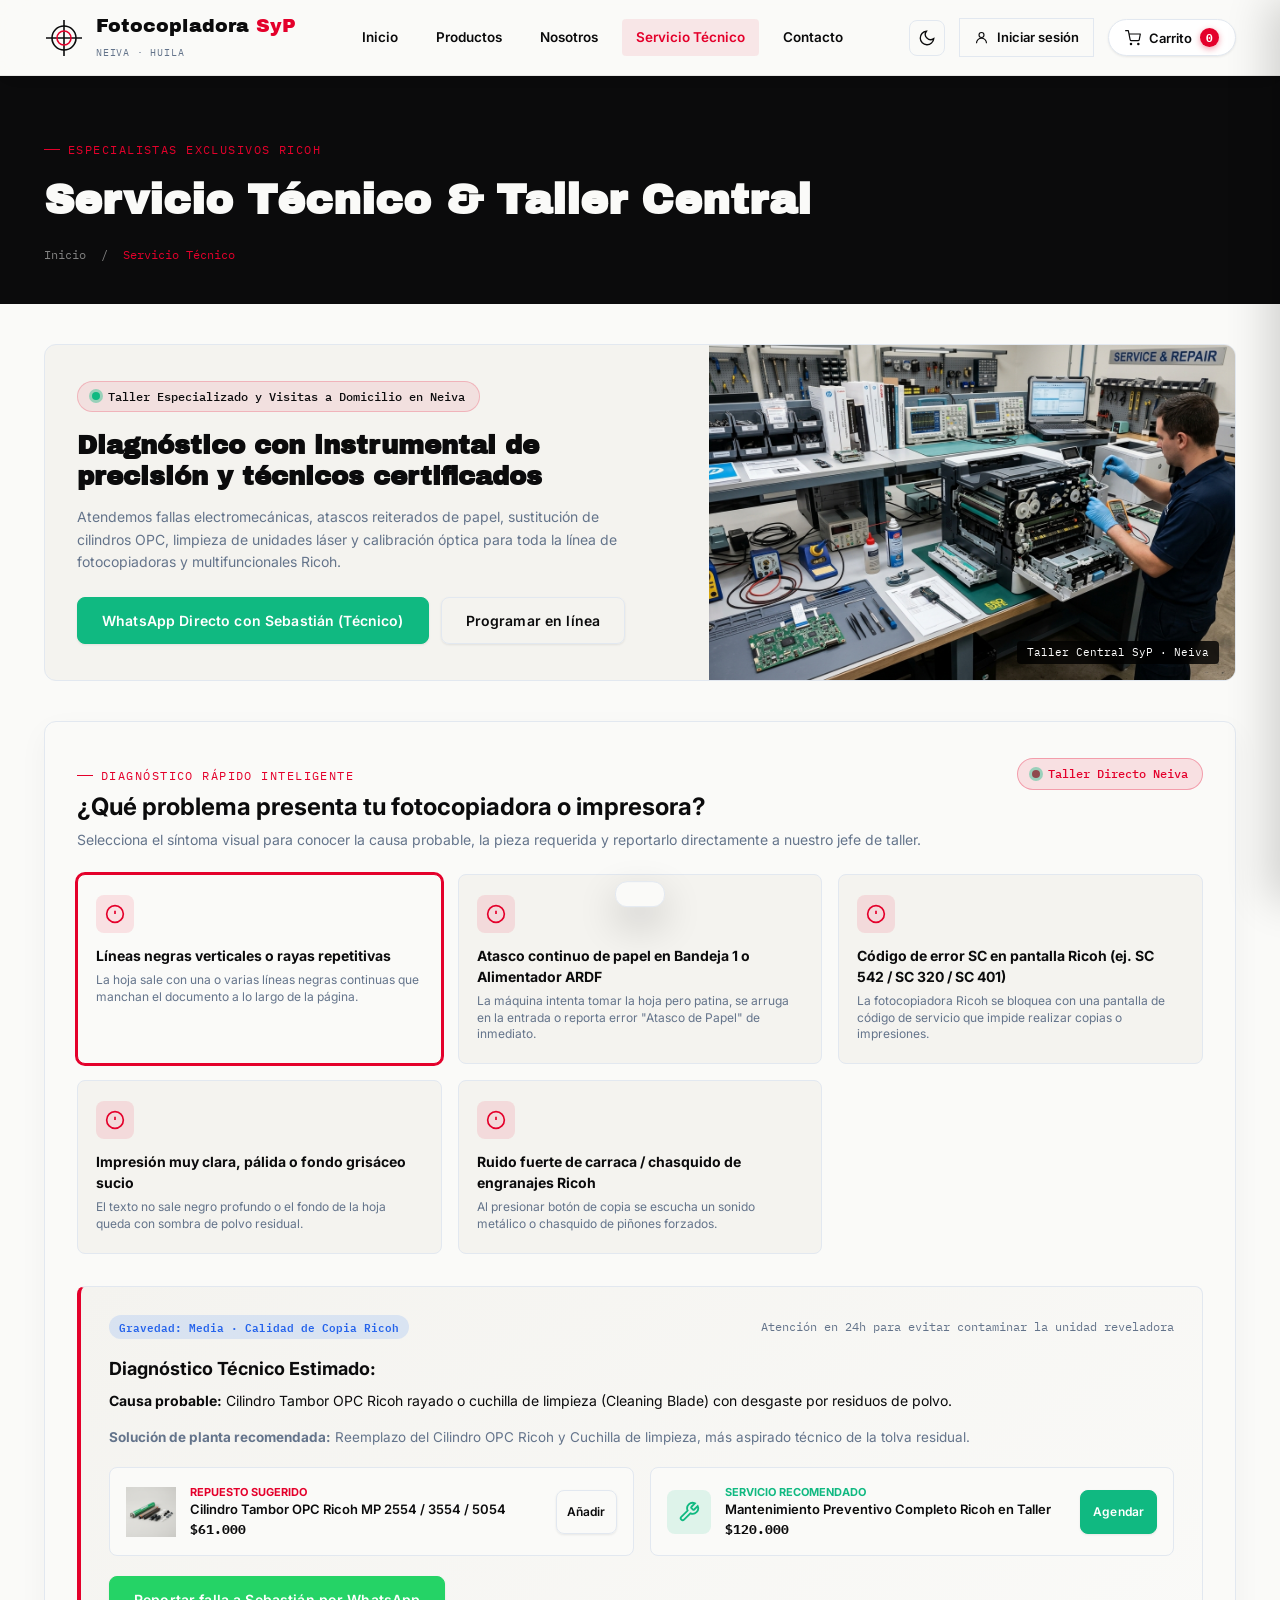
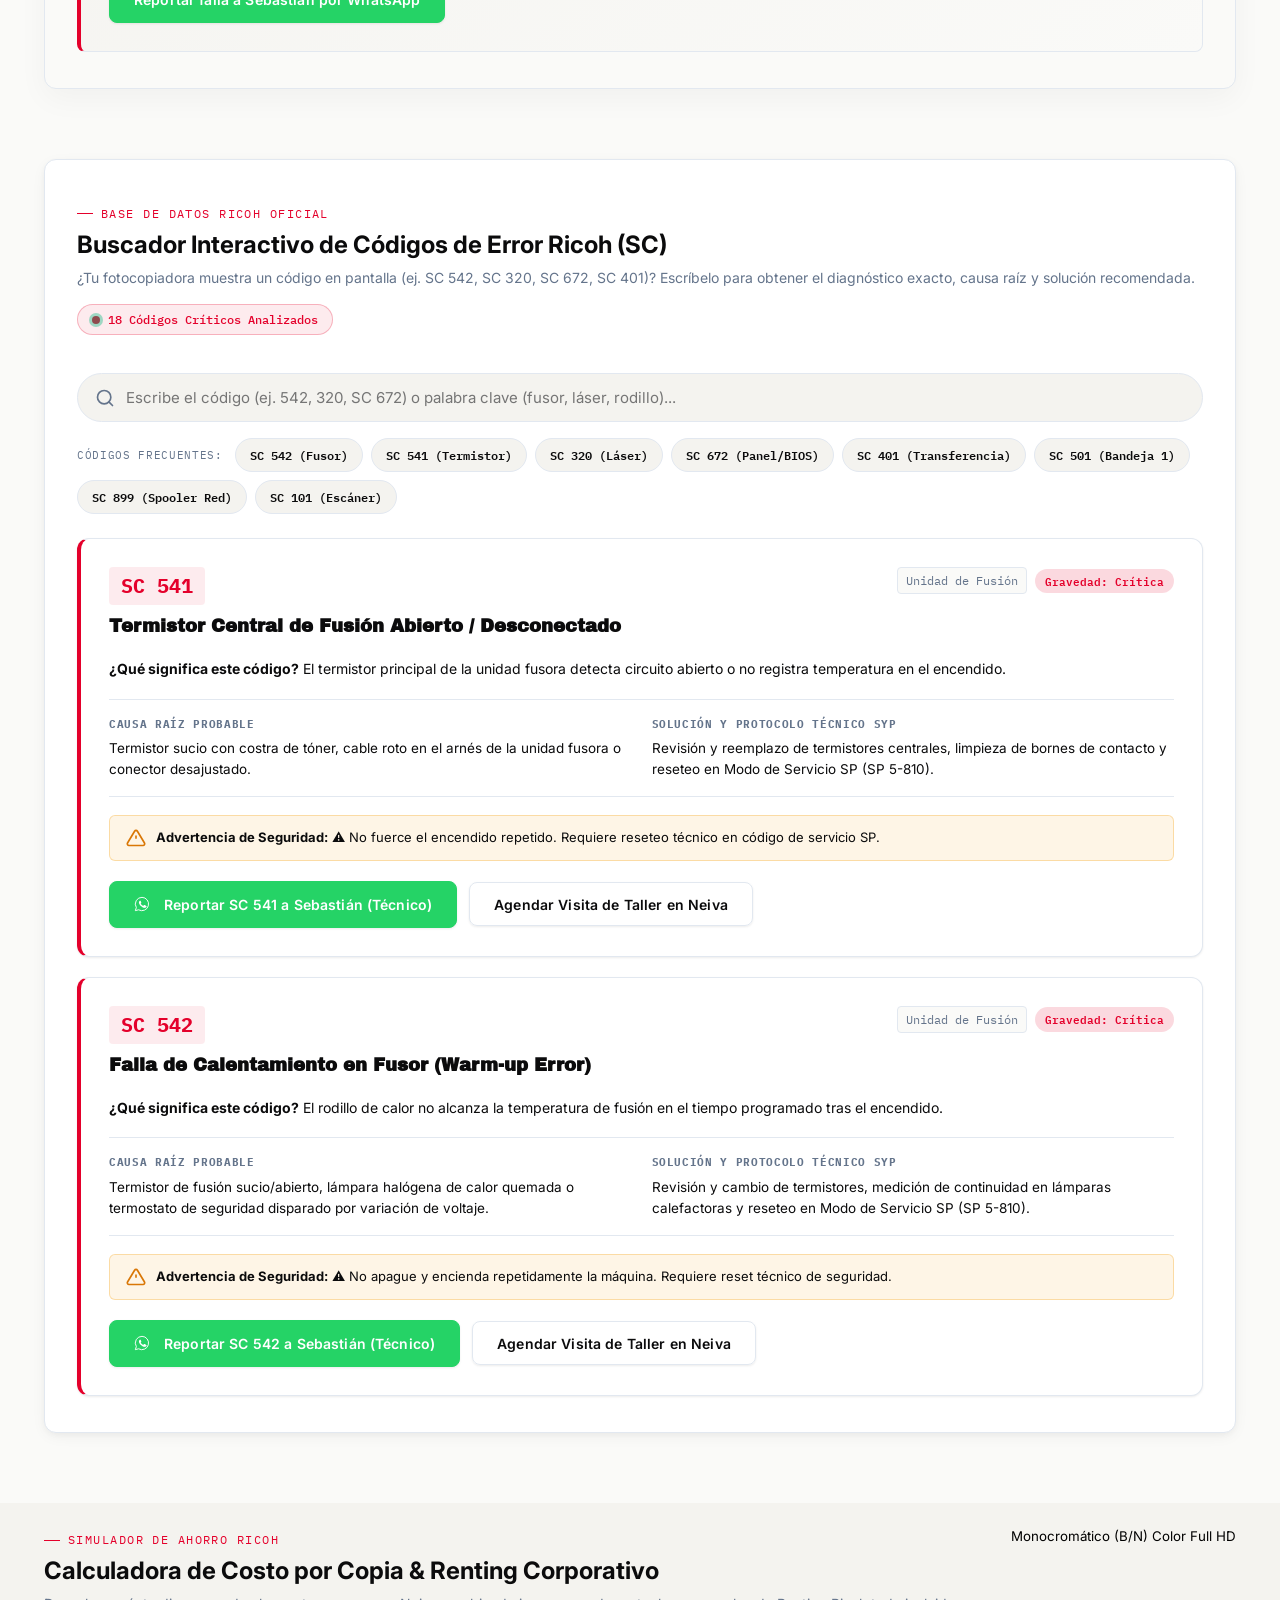
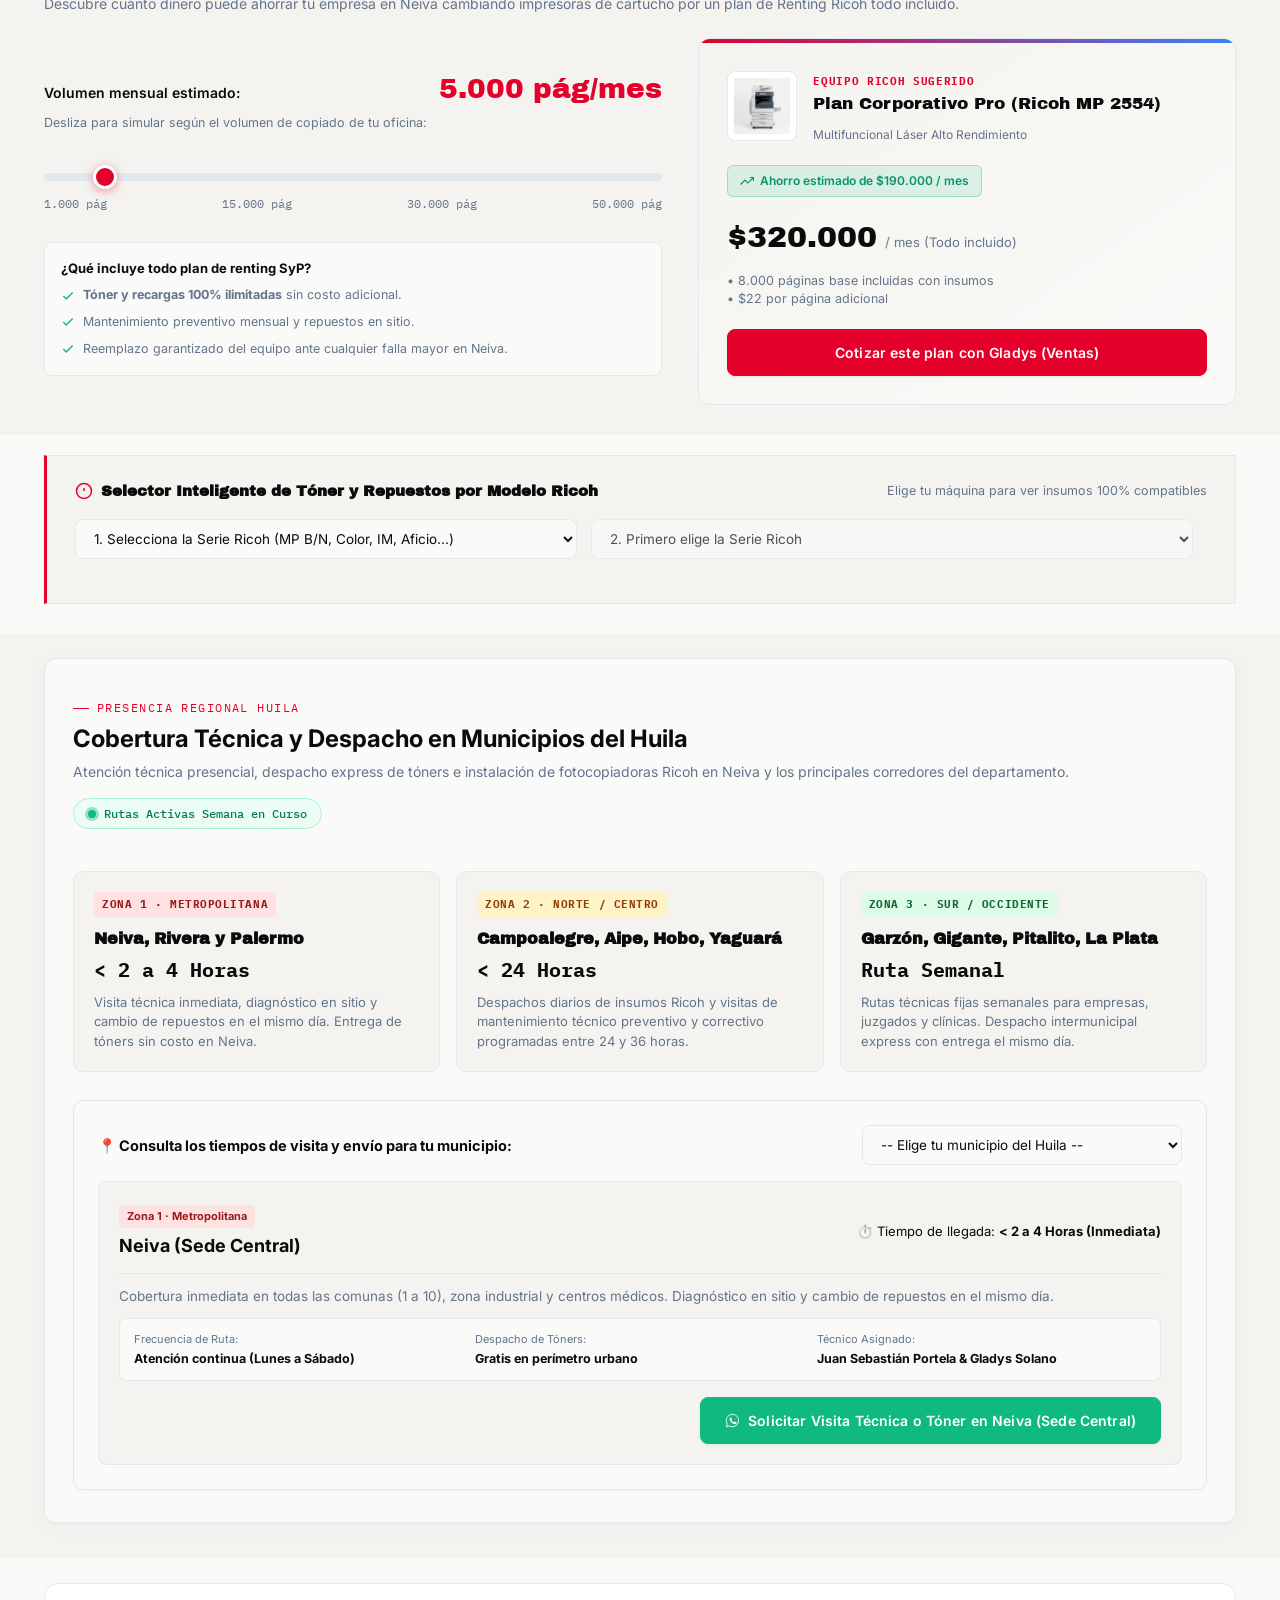
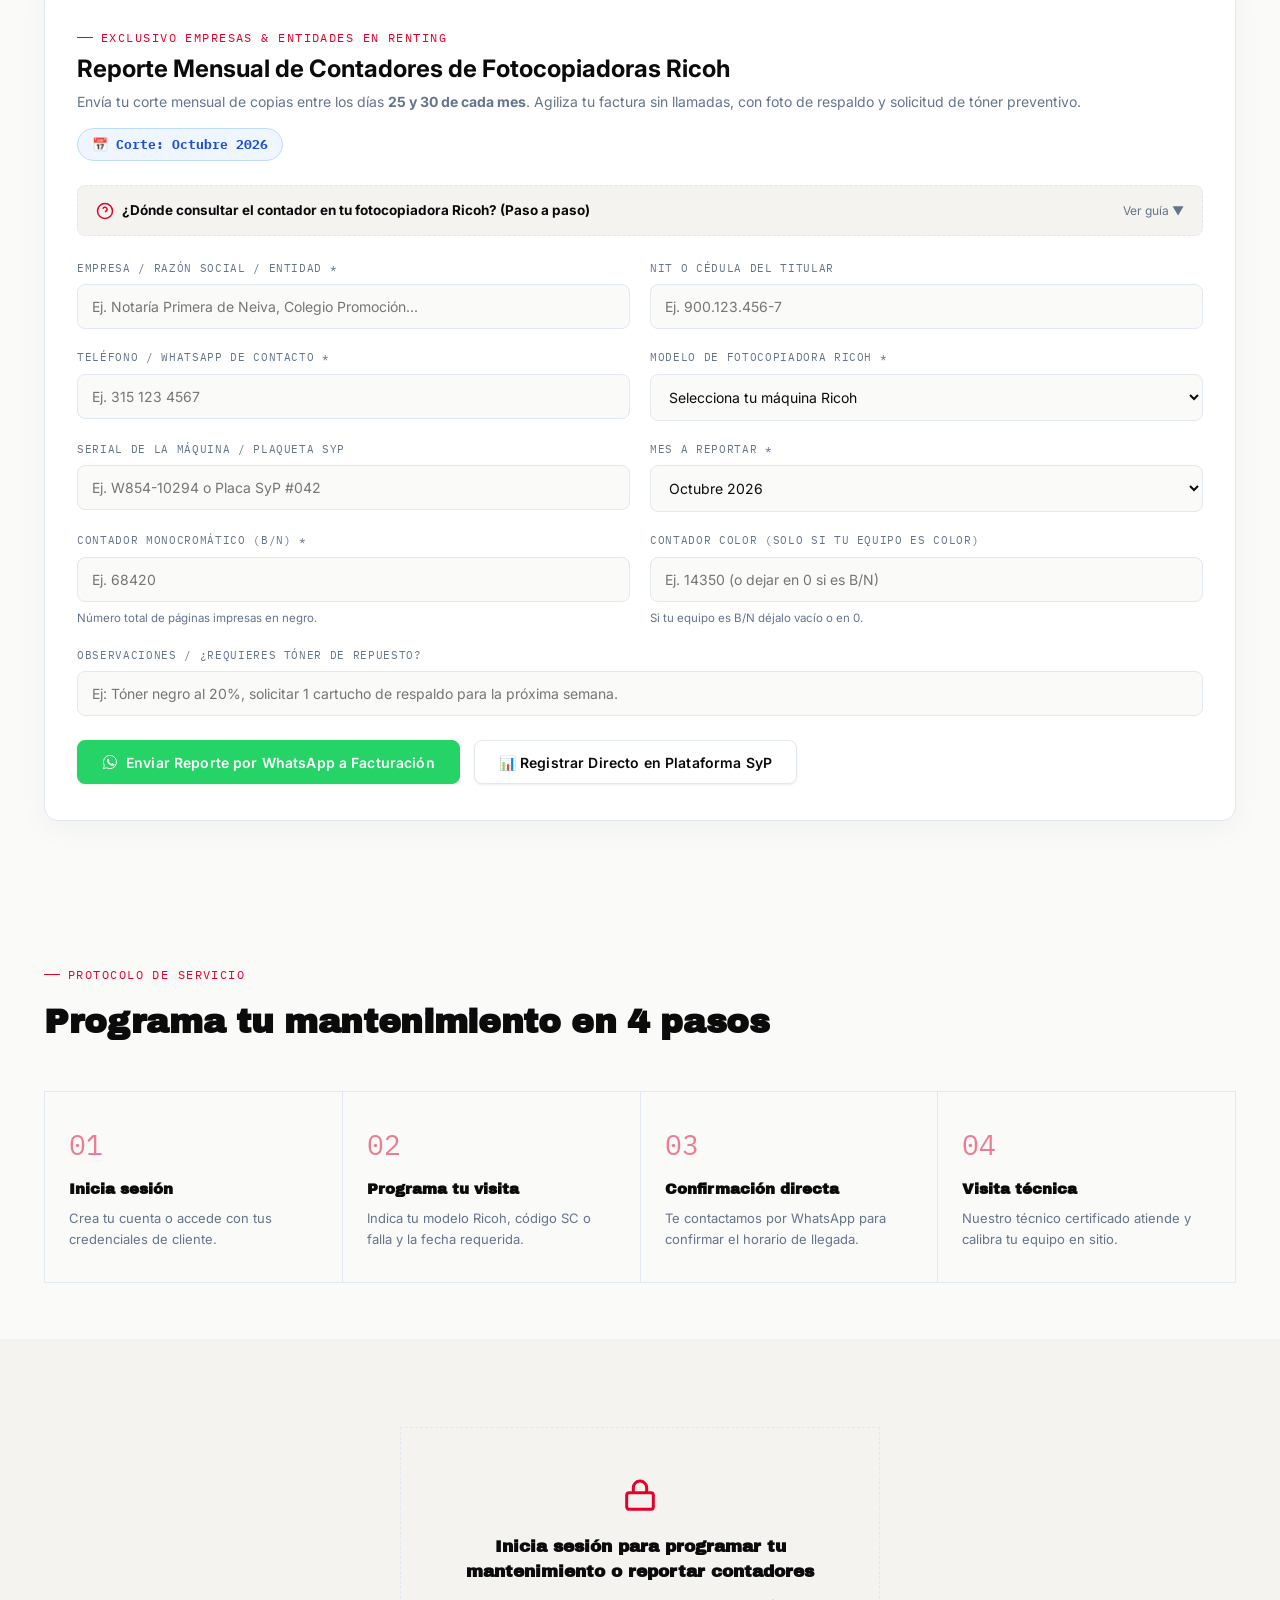
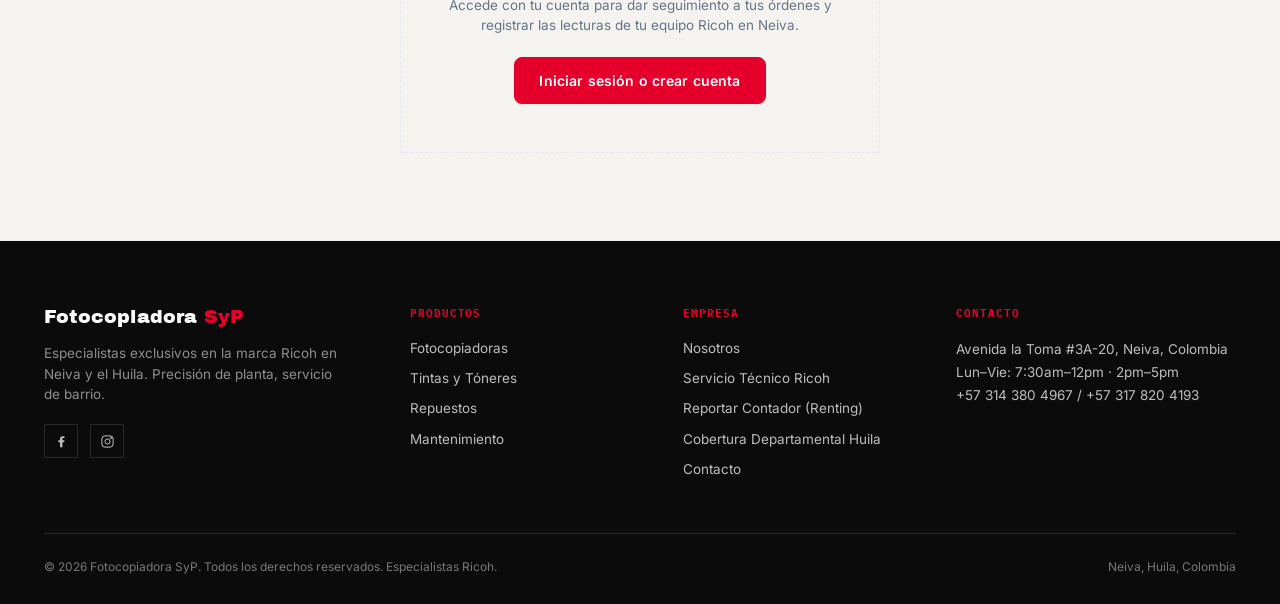
<file: servicio-tecnico.html>
<!DOCTYPE html>
<html lang="es">
<head>
<meta charset="UTF-8">
<meta name="viewport" content="width=device-width, initial-scale=1.0">
<title>Servicio Técnico Ricoh, Diagnóstico Códigos SC y Taller en Neiva | Fotocopiadora SyP</title>
<meta name="description" content="Servicio técnico especializado en fotocopiadoras Ricoh en Neiva, Huila. Buscador interactivo de códigos de error SC, calculadora de renting, diagnóstico de fallas y atención en sitio por Juan Sebastián Portela.">
<link rel="canonical" href="https://fotocopiadorasyp.com/servicio-tecnico.html">
<meta name="robots" content="index, follow">

<!-- Geotargeting SEO Local Neiva, Huila -->
<meta name="geo.region" content="CO-HUI">
<meta name="geo.placename" content="Neiva, Huila, Colombia">
<meta name="geo.position" content="2.93014;-75.29177">
<meta name="ICBM" content="2.93014, -75.29177">

<!-- Open Graph & Social -->
<meta property="og:type" content="article">
<meta property="og:site_name" content="Fotocopiadora SyP Neiva">
<meta property="og:title" content="Servicio Técnico Ricoh y Buscador de Errores SC en Neiva | SyP">
<meta property="og:description" content="Diagnóstico inmediato de códigos SC Ricoh (SC 542, 320, 672), calculadora de ahorro en renting y programación de visitas a domicilio en Neiva.">
<meta property="og:url" content="https://fotocopiadorasyp.com/servicio-tecnico.html">
<meta property="og:image" content="https://fotocopiadorasyp.com/img/hero_service.jpg">
<meta property="og:locale" content="es_CO">
<meta name="twitter:card" content="summary_large_image">
<meta name="twitter:title" content="Servicio Técnico Especializado Ricoh Neiva">
<meta name="twitter:description" content="Taller de fotocopiadoras Ricoh en Neiva: mantenimiento preventivo, correctivo y códigos de error SC.">
<meta name="twitter:image" content="https://fotocopiadorasyp.com/img/hero_service.jpg">
<meta name="theme-color" content="#E4002B">

<!-- Preconnect de Fuentes -->
<link rel="preconnect" href="https://fonts.googleapis.com">
<link rel="preconnect" href="https://fonts.gstatic.com" crossorigin>

<!-- Schema.org Service & FAQPage -->
<script type="application/ld+json">
{
  "@context": "https://schema.org",
  "@type": "Service",
  "name": "Servicio Técnico Ricoh Neiva",
  "serviceType": "Mantenimiento y Reparación de Fotocopiadoras",
  "provider": {
    "@type": "LocalBusiness",
    "name": "Fotocopiadora SyP",
    "telephone": "+573178204193",
    "address": {
      "@type": "PostalAddress",
      "streetAddress": "Avenida La Toma #3A-20",
      "addressLocality": "Neiva",
      "addressRegion": "Huila",
      "addressCountry": "CO"
    }
  },
  "areaServed": "Neiva, Huila y municipios aledaños",
  "description": "Diagnóstico de códigos de servicio Ricoh, mantenimiento preventivo de fusor, cilindro OPC, láser y calibración de red."
}
</script>

<link rel="manifest" href="manifest.json">
<link rel="stylesheet" href="css/style.css">
</head>
<body>

<!-- ===================== HEADER ===================== -->
<header class="site-header">
  <div class="container">
    <a href="index.html" class="brand">
      <span class="reg-mark animate">
        <svg viewBox="0 0 40 40">
          <g class="layer-black"><circle cx="20" cy="20" r="12"/><line x1="20" y1="2" x2="20" y2="38"/><line x1="2" y1="20" x2="38" y2="20"/></g>
          <g class="layer-red"><circle cx="20" cy="20" r="7"/></g>
        </svg>
      </span>
      <span>
        <span class="brand-name">Fotocopiadora <span>SyP</span></span><br>
        <span class="brand-sub">Neiva · Huila</span>
      </span>
    </a>

    <nav class="main-nav">
      <a href="index.html" data-page="index.html">Inicio</a>
      <a href="productos.html" data-page="productos.html">Productos</a>
      <a href="nosotros.html" data-page="nosotros.html">Nosotros</a>
      <a href="servicio-tecnico.html" data-page="servicio-tecnico.html">Servicio Técnico</a>
      <a href="contacto.html" data-page="contacto.html">Contacto</a>
    </nav>

    <div class="header-actions">
      <div class="account-area" id="accountArea"></div>
      <button class="cart-btn" data-open-cart>
        <svg width="16" height="16" viewBox="0 0 24 24" fill="none" stroke="currentColor" stroke-width="1.8" stroke-linecap="round" stroke-linejoin="round"><circle cx="9" cy="21" r="1"/><circle cx="20" cy="21" r="1"/><path d="M1 1h4l2.68 13.39a2 2 0 0 0 2 1.61h9.72a2 2 0 0 0 2-1.61L23 6H6"/></svg>
        Carrito <span class="cart-count">0</span>
      </button>
      <button class="nav-toggle" aria-label="Abrir menú">
        <span></span><span></span><span></span>
      </button>
    </div>
  </div>
</header>

<!-- ===================== PAGE HEADER ===================== -->
<section class="page-header">
  <div class="container">
    <span class="eyebrow" style="color:var(--red);">Especialistas Exclusivos Ricoh</span>
    <h1>Servicio Técnico & Taller Central</h1>
    <div class="breadcrumb">Inicio <span class="sep">/</span> <span class="current">Servicio Técnico</span></div>
  </div>
</section>

<!-- ===================== WORKSHOP SHOWCASE BANNER ===================== -->
<section class="section" style="padding-top:40px; padding-bottom:20px;">
  <div class="container">
    <div style="display:grid; grid-template-columns: 1.2fr 1fr; gap:32px; align-items:center; background:var(--paper-dim); border:1px solid var(--line); border-radius:12px; overflow:hidden;">
      <div style="padding:36px 32px;">
        <div class="live-status-pill">
          <span class="live-dot"></span>
          <span>Taller Especializado y Visitas a Domicilio en Neiva</span>
        </div>
        <h2 style="font-family:var(--font-display); font-size:26px; line-height:1.2; margin-bottom:14px;">Diagnóstico con instrumental de precisión y técnicos certificados</h2>
        <p style="font-size:14px; color:var(--steel); line-height:1.6; margin-bottom:24px;">Atendemos fallas electromecánicas, atascos reiterados de papel, sustitución de cilindros OPC, limpieza de unidades láser y calibración óptica para toda la línea de fotocopiadoras y multifuncionales Ricoh.</p>
        <div style="display:flex; gap:12px; flex-wrap:wrap;">
          <a href="https://wa.me/573178204193?text=Hola%20Sebasti%C3%A1n%2C%20necesito%20asistencia%20t%C3%A9cnica%20de%20urgencia%20para%20mi%20fotocopiadora" target="_blank" rel="noopener" class="btn btn-primary" style="background:#10b981; border-color:#10b981;">
            WhatsApp Directo con Sebastián (Técnico)
          </a>
          <a href="#clientArea" class="btn btn-outline">Programar en línea</a>
        </div>
      </div>
      <div style="height:100%; min-height:280px; position:relative;">
        <img src="img/service_workshop.jpg" alt="Mesa de Diagnóstico y Reparación de Impresoras SyP" style="width:100%; height:100%; object-fit:cover; display:block;" loading="lazy">
        <span style="position:absolute; bottom:16px; right:16px; background:rgba(0,0,0,0.8); color:#fff; font-family:var(--font-mono); font-size:10.5px; padding:4px 10px; border-radius:4px; backdrop-filter:blur(6px);">Taller Central SyP · Neiva</span>
      </div>
    </div>
  </div>
</section>

<!-- ===================== ASISTENTE VISUAL DE DIAGNÓSTICO (Smart Troubleshooter) ===================== -->
<section class="section" id="diagnostico-interactivo" style="padding-top:20px; padding-bottom:20px;">
  <div class="container">
    <div class="troubleshooter-wrapper" id="smartTroubleshooter">
      <div style="display:flex; justify-content:space-between; align-items:flex-start; flex-wrap:wrap; gap:16px;">
        <div>
          <span class="eyebrow" style="color:var(--red);">Diagnóstico Rápido Inteligente</span>
          <h2 style="font-size:24px; margin-top:4px;">¿Qué problema presenta tu fotocopiadora o impresora?</h2>
          <p style="font-size:14px; color:var(--steel); margin-top:4px;">Selecciona el síntoma visual para conocer la causa probable, la pieza requerida y reportarlo directamente a nuestro jefe de taller.</p>
        </div>
        <span class="live-status-pill" style="background:rgba(228,0,43,0.1); border-color:rgba(228,0,43,0.3); color:var(--red);">
          <span class="live-dot" style="background:var(--red);"></span>
          Taller Directo Neiva
        </span>
      </div>

      <!-- Selector de Síntomas Grid -->
      <div class="symptoms-selector-grid" id="troubleSymptomsGrid">
        <!-- Renderizado dinámico vía JS -->
      </div>

      <!-- Panel de Diagnóstico Resultante -->
      <div class="diagnostic-result-panel" id="troubleResultPanel">
        <!-- Renderizado dinámico vía JS -->
      </div>
    </div>
  </div>
</section>

<!-- ===================== BUSCADOR DE CÓDIGOS DE ERROR SC RICOH (Feature 1) ===================== -->
<section class="section" id="buscador-codigos-sc" style="padding-top:10px; padding-bottom:30px;">
  <div class="container">
    <div class="sc-lookup-box" id="scCodeLookup">
      <div style="display:flex; justify-content:space-between; align-items:flex-start; flex-wrap:wrap; gap:16px;">
        <div>
          <span class="eyebrow" style="color:var(--red);">Base de Datos Ricoh Oficial</span>
          <h2 style="font-size:24px; margin-top:4px;">Buscador Interactivo de Códigos de Error Ricoh (SC)</h2>
          <p style="font-size:14px; color:var(--steel); margin-top:4px;">¿Tu fotocopiadora muestra un código en pantalla (ej. SC 542, SC 320, SC 672, SC 401)? Escríbelo para obtener el diagnóstico exacto, causa raíz y solución recomendada.</p>
        </div>
        <span class="live-status-pill" style="background:rgba(228,0,43,0.08); border-color:rgba(228,0,43,0.25); color:var(--red);">
          <span class="live-dot" style="background:var(--red);"></span>
          18 Códigos Críticos Analizados
        </span>
      </div>

      <!-- Buscador Input -->
      <div class="sc-input-wrapper">
        <span class="sc-search-icon">
          <svg width="20" height="20" viewBox="0 0 24 24" fill="none" stroke="currentColor" stroke-width="2" stroke-linecap="round" stroke-linejoin="round"><circle cx="11" cy="11" r="8"/><line x1="21" y1="21" x2="16.65" y2="16.65"/></svg>
        </span>
        <input type="text" id="scSearchInput" class="sc-search-input" placeholder="Escribe el código (ej. 542, 320, SC 672) o palabra clave (fusor, láser, rodillo)..." autocomplete="off" aria-label="Buscar código de error Ricoh SC">
        <button type="button" id="scClearBtn" class="sc-clear-btn" aria-label="Limpiar búsqueda">
          <svg width="18" height="18" viewBox="0 0 24 24" fill="none" stroke="currentColor" stroke-width="2"><line x1="18" y1="6" x2="6" y2="18"/><line x1="6" y1="6" x2="18" y2="18"/></svg>
        </button>
      </div>

      <!-- Chips de Acceso Rápido -->
      <div class="sc-chips-container" id="scChipsContainer">
        <span class="sc-chips-label">Códigos frecuentes:</span>
        <button type="button" class="sc-chip-btn" data-sc="SC 542">SC 542 (Fusor)</button>
        <button type="button" class="sc-chip-btn" data-sc="SC 541">SC 541 (Termistor)</button>
        <button type="button" class="sc-chip-btn" data-sc="SC 320">SC 320 (Láser)</button>
        <button type="button" class="sc-chip-btn" data-sc="SC 672">SC 672 (Panel/BIOS)</button>
        <button type="button" class="sc-chip-btn" data-sc="SC 401">SC 401 (Transferencia)</button>
        <button type="button" class="sc-chip-btn" data-sc="SC 501">SC 501 (Bandeja 1)</button>
        <button type="button" class="sc-chip-btn" data-sc="SC 899">SC 899 (Spooler Red)</button>
        <button type="button" class="sc-chip-btn" data-sc="SC 101">SC 101 (Escáner)</button>
      </div>

      <!-- Contenedor de Resultados Dinámico -->
      <div class="sc-results-container" id="scResultsContainer">
        <!-- Renderizado dinámico vía JS -->
      </div>
    </div>
  </div>
</section>

<!-- ===================== CALCULADORA DE COSTO POR COPIA & RENTING RICOH ===================== -->
<section class="section" id="calculadora-renting" style="padding-top:20px; padding-bottom:30px; background:var(--paper-dim);">
  <div class="container">
    <div class="renting-calculator-wrap" id="rentingCalculator">
      <div style="display:flex; justify-content:space-between; align-items:flex-start; flex-wrap:wrap; gap:16px; margin-bottom:24px;">
        <div>
          <span class="eyebrow" style="color:var(--red);">Simulador de Ahorro Ricoh</span>
          <h2 style="font-size:24px; margin-top:4px;">Calculadora de Costo por Copia & Renting Corporativo</h2>
          <p style="font-size:14px; color:var(--steel); margin-top:4px;">Descubre cuánto dinero puede ahorrar tu empresa en Neiva cambiando impresoras de cartucho por un plan de Renting Ricoh todo incluido.</p>
        </div>
        
        <!-- Toggle Monocromático / Color -->
        <div class="renting-mode-toggle">
          <button type="button" class="renting-toggle-btn active" id="rentingModeMono">Monocromático (B/N)</button>
          <button type="button" class="renting-toggle-btn" id="rentingModeColor">Color Full HD</button>
        </div>
      </div>

      <div class="renting-calc-grid">
        <!-- Columna Izquierda: Slider interactivo -->
        <div class="renting-slider-box">
          <div>
            <div class="renting-slider-header">
              <span style="font-size:14px; font-weight:600; color:var(--ink);">Volumen mensual estimado:</span>
              <span class="renting-vol-number" id="rentingVolumeVal">5.000 pág/mes</span>
            </div>
            <p style="font-size:12.5px; color:var(--steel); margin-top:4px;">Desliza para simular según el volumen de copiado de tu oficina:</p>
          </div>

          <div style="padding:10px 0;">
            <input type="range" id="rentingVolumeRange" class="renting-range-slider" min="1000" max="50000" step="500" value="5000" aria-label="Volumen mensual de páginas">
            <div style="display:flex; justify-content:space-between; font-size:11.5px; font-family:var(--font-mono); color:var(--steel); margin-top:8px;">
              <span>1.000 pág</span>
              <span>15.000 pág</span>
              <span>30.000 pág</span>
              <span>50.000 pág</span>
            </div>
          </div>

          <div style="background:var(--paper); border:1px solid var(--line); border-radius:8px; padding:16px;">
            <strong style="font-size:13px; display:block; margin-bottom:8px; color:var(--ink);">¿Qué incluye todo plan de renting SyP?</strong>
            <ul class="renting-perks-list" style="margin-bottom:0;">
              <li>
                <svg width="16" height="16" viewBox="0 0 24 24" fill="none" stroke="currentColor" stroke-width="2.5" style="width:16px!important; height:16px!important; min-width:16px; flex-shrink:0;"><polyline points="20 6 9 17 4 12"/></svg>
                <span><strong>Tóner y recargas 100% ilimitadas</strong> sin costo adicional.</span>
              </li>
              <li>
                <svg width="16" height="16" viewBox="0 0 24 24" fill="none" stroke="currentColor" stroke-width="2.5" style="width:16px!important; height:16px!important; min-width:16px; flex-shrink:0;"><polyline points="20 6 9 17 4 12"/></svg>
                <span>Mantenimiento preventivo mensual y repuestos en sitio.</span>
              </li>
              <li>
                <svg width="16" height="16" viewBox="0 0 24 24" fill="none" stroke="currentColor" stroke-width="2.5" style="width:16px!important; height:16px!important; min-width:16px; flex-shrink:0;"><polyline points="20 6 9 17 4 12"/></svg>
                <span>Reemplazo garantizado del equipo ante cualquier falla mayor en Neiva.</span>
              </li>
            </ul>
          </div>
        </div>

        <!-- Columna Derecha: Tarjeta de recomendación dinámica -->
        <div class="renting-output-card">
          <div class="renting-rec-header">
            <img id="rentingRecImg" class="renting-rec-img" src="img/prod_copier.jpg" alt="Equipo Ricoh Recomendado" loading="lazy">
            <div>
              <span style="font-size:11px; font-family:var(--font-mono); font-weight:700; color:var(--red); text-transform:uppercase; letter-spacing:0.06em;">Equipo Ricoh Sugerido</span>
              <div class="renting-rec-title" id="rentingRecModelName">Ricoh MP 2554 / 3054</div>
              <span style="font-size:12px; color:var(--steel);">Multifuncional Láser Alto Rendimiento</span>
            </div>
          </div>

          <div class="renting-savings-badge" id="rentingSavingsBadge">
            <svg viewBox="0 0 24 24" fill="none" stroke="currentColor" stroke-width="2" width="14" height="14"><polyline points="23 6 13.5 15.5 8.5 10.5 1 18"/><polyline points="17 6 23 6 23 12"/></svg>
            Calculando ahorro...
          </div>

          <div class="renting-price-row">
            <span class="renting-fee-value" id="rentingRecFee">$320.000 COP</span>
            <span class="renting-fee-period">/ mes (Todo incluido)</span>
          </div>

          <div style="font-size:12.5px; color:var(--steel); margin-bottom:20px; line-height:1.5;">
            • <span id="rentingIncludedPages">8.000 páginas base incluidas con insumos</span><br>
            • <span id="rentingExtraPrice">$22 COP por página adicional</span>
          </div>

          <a href="https://wa.me/573143804967" id="rentingWhatsAppBtn" target="_blank" rel="noopener" class="btn btn-primary btn-block" style="text-align:center;">
            Cotizar este plan con Gladys (Ventas)
          </a>
        </div>
      </div>
    </div>
  </div>
</section>

<!-- ===================== BUSCADOR DE COMPATIBILIDAD DE CONSUMIBLES ===================== -->
<section class="section" id="buscador-compatibilidad" style="padding-top:20px; padding-bottom:30px;">
  <div class="container">
    <div class="compat-finder" style="margin-bottom:0;">
      <div class="compat-finder-head">
        <h3>
          <svg viewBox="0 0 24 24" fill="none" stroke="var(--red)" stroke-width="2" width="18" height="18"><circle cx="12" cy="12" r="10"/><line x1="12" y1="8" x2="12" y2="12"/><line x1="12" y1="16" x2="12.01" y2="16"/></svg>
          Selector Inteligente de Tóner y Repuestos por Modelo Ricoh
        </h3>
        <span style="font-size:12.5px; color:var(--steel);">Elige tu máquina para ver insumos 100% compatibles</span>
      </div>
      <div class="compat-grid">
        <div>
          <select id="compatBrandSelect" class="compat-select" aria-label="Seleccionar Serie Ricoh">
            <option value="">1. Selecciona la Serie Ricoh (MP B/N, Color, IM, Aficio...)</option>
          </select>
        </div>
        <div>
          <select id="compatModelSelect" class="compat-select" aria-label="Seleccionar Modelo Ricoh" disabled>
            <option value="">2. Primero elige la Serie Ricoh</option>
          </select>
        </div>
        <div>
          <button id="compatClearBtn" class="btn btn-outline" style="padding:9px 16px; font-size:13px; display:none;">Limpiar filtro</button>
        </div>
      </div>
      
      <div id="compatResultsGrid" style="display:grid; grid-template-columns: repeat(auto-fit, minmax(240px, 1fr)); gap:16px; margin-top:20px;">
        <!-- Se llena al elegir modelo -->
      </div>
    </div>
  </div>
</section>

<!-- ===================== COBERTURA DEPARTAMENTAL EN EL HUILA (Feature 5) ===================== -->
<section class="section" id="cobertura-huila" style="padding-top:24px; padding-bottom:36px; background:var(--paper-dim);">
  <div class="container">
    <div class="huila-coverage-wrap">
      <div style="display:flex; justify-content:space-between; align-items:flex-start; flex-wrap:wrap; gap:16px; margin-bottom:24px;">
        <div>
          <span class="eyebrow" style="color:var(--red);">Presencia Regional Huila</span>
          <h2 style="font-size:24px; margin-top:4px;">Cobertura Técnica y Despacho en Municipios del Huila</h2>
          <p style="font-size:14px; color:var(--steel); margin-top:4px;">Atención técnica presencial, despacho express de tóners e instalación de fotocopiadoras Ricoh en Neiva y los principales corredores del departamento.</p>
        </div>
        <span class="live-status-pill" style="background:#ecfdf5; border-color:#a7f3d0; color:#047857;">
          <span class="live-dot" style="background:#10b981;"></span>
          Rutas Activas Semana en Curso
        </span>
      </div>

      <!-- Resumen de las 3 Zonas -->
      <div class="huila-zones-grid">
        <div class="huila-zone-card">
          <div class="huila-zone-badge metro">Zona 1 · Metropolitana</div>
          <h4>Neiva, Rivera y Palermo</h4>
          <div class="huila-zone-time">&lt; 2 a 4 Horas</div>
          <p>Visita técnica inmediata, diagnóstico en sitio y cambio de repuestos en el mismo día. Entrega de tóners sin costo en Neiva.</p>
        </div>
        <div class="huila-zone-card">
          <div class="huila-zone-badge centro">Zona 2 · Norte / Centro</div>
          <h4>Campoalegre, Aipe, Hobo, Yaguará</h4>
          <div class="huila-zone-time">&lt; 24 Horas</div>
          <p>Despachos diarios de insumos Ricoh y visitas de mantenimiento técnico preventivo y correctivo programadas entre 24 y 36 horas.</p>
        </div>
        <div class="huila-zone-card">
          <div class="huila-zone-badge sur">Zona 3 · Sur / Occidente</div>
          <h4>Garzón, Gigante, Pitalito, La Plata</h4>
          <div class="huila-zone-time">Ruta Semanal</div>
          <p>Rutas técnicas fijas semanales para empresas, juzgados y clínicas. Despacho intermunicipal express con entrega el mismo día.</p>
        </div>
      </div>

      <!-- Buscador Interactivo de Municipio -->
      <div class="huila-selector-box">
        <div style="display:flex; justify-content:space-between; align-items:center; flex-wrap:wrap; gap:12px; margin-bottom:16px;">
          <label for="huilaTownSelect" style="font-size:14.5px; font-weight:700; color:var(--ink); margin:0;">
            📍 Consulta los tiempos de visita y envío para tu municipio:
          </label>
          <select id="huilaTownSelect" class="compat-select" style="max-width:320px;" aria-label="Seleccionar municipio del Huila">
            <!-- Se carga vía JavaScript -->
          </select>
        </div>

        <div id="huilaTownResultCard" class="huila-town-result">
          <!-- Renderizado interactivo vía JS -->
        </div>
      </div>
    </div>
  </div>
</section>

<!-- ===================== REPORTE MENSUAL DE CONTADORES DE COPIAS (Feature 5) ===================== -->
<section class="section" id="reporte-contador-mensual" style="padding-top:24px; padding-bottom:48px;">
  <div class="container">
    <div class="counter-report-box">
      <div class="counter-report-header">
        <div>
          <span class="eyebrow" style="color:var(--red);">Exclusivo Empresas & Entidades en Renting</span>
          <h2 style="font-size:24px; margin-top:4px;">Reporte Mensual de Contadores de Fotocopiadoras Ricoh</h2>
          <p style="font-size:14px; color:var(--steel); margin-top:4px;">
            Envía tu corte mensual de copias entre los días <strong>25 y 30 de cada mes</strong>. Agiliza tu factura sin llamadas, con foto de respaldo y solicitud de tóner preventivo.
          </p>
        </div>
        <div class="counter-month-pill" id="counterCurrentMonthBadge">
          📅 Corte: Octubre 2026
        </div>
      </div>

      <!-- Tutorial desplegable: Cómo mirar el contador en la máquina Ricoh -->
      <div class="counter-helper-card">
        <div class="counter-helper-toggle" id="counterHelperToggle">
          <div style="display:flex; align-items:center; gap:8px;">
            <svg viewBox="0 0 24 24" width="18" height="18" fill="none" stroke="var(--red)" stroke-width="2"><circle cx="12" cy="12" r="10"/><path d="M9.09 9a3 3 0 0 1 5.83 1c0 2-3 3-3 3"/><line x1="12" y1="17" x2="12.01" y2="17"/></svg>
            <strong style="font-size:13.5px; color:var(--ink);">¿Dónde consultar el contador en tu fotocopiadora Ricoh? (Paso a paso)</strong>
          </div>
          <span id="counterHelperArrow" style="font-size:12px; color:var(--steel);">Ver guía ▼</span>
        </div>
        <div class="counter-helper-content" id="counterHelperContent" style="display:none;">
          <div class="counter-steps-grid">
            <div class="cstep">
              <span class="cnum">1</span>
              <div>
                <strong>Botón físico User Tools</strong>
                <p>En el teclado numérico de tu equipo Ricoh pulsa el botón <em>User Tools / Counter</em> (o tecla con ícono de llave/herramienta).</p>
              </div>
            </div>
            <div class="cstep">
              <span class="cnum">2</span>
              <div>
                <strong>Opción "Contador" en pantalla</strong>
                <p>En la pantalla táctil pulsa en la pestaña o botón <em>Contador</em> (o <em>Inquiry / Counter</em> en equipos Color Smart).</p>
              </div>
            </div>
            <div class="cstep">
              <span class="cnum">3</span>
              <div>
                <strong>Lee los dígitos del Total</strong>
                <p>Copia los números que aparecen en <em>Total Copiado / Impresión</em> (B/N y Color si aplica) o tómale una foto con tu teléfono.</p>
              </div>
            </div>
          </div>
        </div>
      </div>

      <!-- Formulario de Reporte Directo -->
      <form id="publicCounterReportForm" class="counter-form" onsubmit="handlePublicCounterSubmit(event)">
        <div class="form-grid">
          <div class="form-group">
            <label for="pCntCompany">Empresa / Razón Social / Entidad *</label>
            <input type="text" id="pCntCompany" required placeholder="Ej. Notaría Primera de Neiva, Colegio Promoción...">
          </div>
          <div class="form-group">
            <label for="pCntNit">NIT o Cédula del Titular</label>
            <input type="text" id="pCntNit" placeholder="Ej. 900.123.456-7">
          </div>
          <div class="form-group">
            <label for="pCntPhone">Teléfono / WhatsApp de Contacto *</label>
            <input type="tel" id="pCntPhone" required placeholder="Ej. 315 123 4567">
          </div>
          <div class="form-group">
            <label for="pCntModel">Modelo de Fotocopiadora Ricoh *</label>
            <select id="pCntModel" required>
              <option value="">Selecciona tu máquina Ricoh</option>
              <option value="Ricoh MP 2554 / 3054">Ricoh MP 2554 / 3054 (B/N)</option>
              <option value="Ricoh MP 301 SPF">Ricoh MP 301 SPF (B/N Compacta)</option>
              <option value="Ricoh MP 5054 / 6054">Ricoh MP 5054 / 6054 (Alto Volumen)</option>
              <option value="Ricoh MP C306 / C406">Ricoh MP C306 / C406 (Color HD)</option>
              <option value="Ricoh MP C2003 / C2503">Ricoh MP C2003 / C2503 (Color)</option>
              <option value="Ricoh MP 4002 / 5002">Ricoh MP 4002 / 5002 (B/N)</option>
              <option value="Ricoh SP 3710 / P 501">Ricoh SP 3710 / P 501 (Impresora)</option>
              <option value="Otro Modelo Ricoh">Otro Modelo Ricoh</option>
            </select>
          </div>
          <div class="form-group">
            <label for="pCntSerial">Serial de la Máquina / Plaqueta SyP</label>
            <input type="text" id="pCntSerial" placeholder="Ej. W854-10294 o Placa SyP #042">
          </div>
          <div class="form-group">
            <label for="pCntMonth">Mes a Reportar *</label>
            <select id="pCntMonth" required>
              <option value="Octubre 2026">Octubre 2026</option>
              <option value="Septiembre 2026">Septiembre 2026</option>
              <option value="Noviembre 2026">Noviembre 2026</option>
              <option value="Diciembre 2026">Diciembre 2026</option>
            </select>
          </div>
          <div class="form-group">
            <label for="pCntMono">Contador Monocromático (B/N) *</label>
            <input type="number" id="pCntMono" required min="0" placeholder="Ej. 68420">
            <span style="font-size:11.5px; color:var(--steel);">Número total de páginas impresas en negro.</span>
          </div>
          <div class="form-group">
            <label for="pCntColor">Contador Color (Solo si tu equipo es color)</label>
            <input type="number" id="pCntColor" min="0" placeholder="Ej. 14350 (o dejar en 0 si es B/N)">
            <span style="font-size:11.5px; color:var(--steel);">Si tu equipo es B/N déjalo vacío o en 0.</span>
          </div>
          <div class="form-group full">
            <label for="pCntNotes">Observaciones / ¿Requieres tóner de repuesto?</label>
            <input type="text" id="pCntNotes" placeholder="Ej: Tóner negro al 20%, solicitar 1 cartucho de respaldo para la próxima semana.">
          </div>
        </div>

        <!-- Acciones Duales de Envío -->
        <div class="counter-actions-row">
          <button type="submit" class="btn btn-primary" id="btnSubmitCounterPublic" style="background:#25D366; border-color:#25D366; color:#ffffff;">
            <svg viewBox="0 0 24 24" width="16" height="16" fill="currentColor"><path d="M17.5 14.4c-.3-.1-1.6-.8-1.9-.9-.3-.1-.4-.1-.6.1-.2.3-.7.9-.8 1-.2.2-.3.2-.5.1-1.5-.7-2.5-1.3-3.5-3-.3-.5.3-.4.8-1.4.1-.2 0-.3 0-.5-.1-.1-.6-1.5-.8-2-.2-.5-.4-.4-.6-.5h-.5c-.2 0-.5.1-.7.3-.2.3-1 1-1 2.3 0 1.4 1 2.7 1.1 2.9.1.2 2 3 4.8 4.3.7.3 1.2.5 1.6.6.7.2 1.3.2 1.8.1.5-.1 1.6-.7 1.9-1.3.2-.6.2-1.1.2-1.2-.1-.1-.3-.2-.5-.3z"/><path d="M12 2a10 10 0 0 0-8.5 15.3L2 22l4.9-1.3A10 10 0 1 0 12 2z" fill="none" stroke="currentColor" stroke-width="1.4"/></svg>
            Enviar Reporte por WhatsApp a Facturación
          </button>
          <button type="button" class="btn btn-outline" id="btnSaveCounterDBOnly" onclick="saveCounterReportOnly()">
            📊 Registrar Directo en Plataforma SyP
          </button>
        </div>

        <div class="form-success" id="publicCounterSuccess" style="margin-top:20px;">
          <svg viewBox="0 0 24 24" fill="none" stroke="currentColor" stroke-width="2"><path d="M20 6L9 17l-5-5"/></svg>
          <span id="publicCounterSuccessMsg">¡Reporte de contador registrado exitosamente y enviado al departamento contable de Fotocopiadora SyP!</span>
        </div>
      </form>
    </div>
  </div>
</section>

<!-- ===================== PROCESO EN 4 PASOS ===================== -->
<section class="section" style="padding-bottom:56px;">
  <div class="container">
    <div class="section-head">
      <div>
        <span class="eyebrow">Protocolo de Servicio</span>
        <h2>Programa tu mantenimiento en 4 pasos</h2>
      </div>
    </div>
    <div class="process-row">
      <div class="process-step">
        <span class="step-num">01</span>
        <h3>Inicia sesión</h3>
        <p>Crea tu cuenta o accede con tus credenciales de cliente.</p>
      </div>
      <div class="process-step">
        <span class="step-num">02</span>
        <h3>Programa tu visita</h3>
        <p>Indica tu modelo Ricoh, código SC o falla y la fecha requerida.</p>
      </div>
      <div class="process-step">
        <span class="step-num">03</span>
        <h3>Confirmación directa</h3>
        <p>Te contactamos por WhatsApp para confirmar el horario de llegada.</p>
      </div>
      <div class="process-step">
        <span class="step-num">04</span>
        <h3>Visita técnica</h3>
        <p>Nuestro técnico certificado atiende y calibra tu equipo en sitio.</p>
      </div>
    </div>
  </div>
</section>

<!-- ===================== ÁREA CLIENTE (gated) ===================== -->
<section class="section section-dim" id="clientArea">
  <div class="container">

    <!-- Se muestra si NO hay sesión de cliente -->
    <div class="gate-box" id="gateBox">
      <div class="icon">
        <svg viewBox="0 0 24 24" fill="none" stroke="currentColor" stroke-width="1.8"><rect x="4" y="10" width="16" height="10" rx="1.5"/><path d="M8 10V7a4 4 0 0 1 8 0v3"/></svg>
      </div>
      <h3>Inicia sesión para programar tu mantenimiento o reportar contadores</h3>
      <p>Accede con tu cuenta para dar seguimiento a tus órdenes y registrar las lecturas de tu equipo Ricoh en Neiva.</p>
      <a href="login.html" class="btn btn-primary">Iniciar sesión o crear cuenta</a>
    </div>

    <!-- Se muestra si HAY sesión de cliente -->
    <div id="scheduleArea" style="display:none;">
      
      <!-- FORMULARIO 1: PROGRAMAR VISITA TÉCNICA -->
      <div class="section-head">
        <div>
          <span class="eyebrow">Nueva solicitud</span>
          <h2>Programa el mantenimiento de tu equipo Ricoh</h2>
        </div>
      </div>

      <form id="scheduleForm" novalidate style="margin-bottom:48px;">
        <div class="form-grid">
          <div class="form-group">
            <label>Nombre</label>
            <input type="text" id="scName" disabled>
          </div>
          <div class="form-group">
            <label>Correo</label>
            <input type="email" id="scEmail" disabled>
          </div>
          <div class="form-group" id="scEquipoGroup">
            <label for="scEquipo">Modelo del equipo Ricoh</label>
            <input type="text" id="scEquipo" placeholder="Ej. Ricoh MP 2554">
            <span class="form-error"></span>
          </div>
          <div class="form-group" id="scTipoGroup">
            <label for="scTipo">Tipo de servicio</label>
            <select id="scTipo">
              <option value="">Selecciona una opción</option>
              <option>Mantenimiento preventivo</option>
              <option>Mantenimiento correctivo (Código SC / Falla)</option>
              <option>Diagnóstico y calibración en taller</option>
              <option>Instalación y configuración en red</option>
            </select>
            <span class="form-error"></span>
          </div>
          <div class="form-group" id="scFechaGroup">
            <label for="scFecha">Fecha deseada</label>
            <input type="date" id="scFecha">
            <span class="form-error"></span>
          </div>
          <div class="form-group" id="scHoraGroup">
            <label for="scHora">Hora deseada</label>
            <input type="time" id="scHora">
            <span class="form-error"></span>
          </div>
          <div class="form-group full" id="scDescGroup">
            <label for="scDesc">Describe el problema, código de error o necesidad</label>
            <textarea id="scDesc" placeholder="Ej. El equipo marca error SC 542 en pantalla..."></textarea>
            <span class="form-error"></span>
          </div>
        </div>

        <div class="form-success" id="scheduleSuccess" style="margin-top:20px;">
          <svg viewBox="0 0 24 24" fill="none" stroke="currentColor" stroke-width="2"><path d="M20 6L9 17l-5-5"/></svg>
          <span>¡Solicitud enviada exitosamente! Nuestro equipo te contactará para confirmar.</span>
        </div>

        <button type="submit" class="btn btn-primary" style="margin-top:22px;">Enviar solicitud de mantenimiento</button>
      </form>

      <!-- FORMULARIO 2: REPORTE MENSUAL DE CONTADORES (RENTING) -->
      <div style="background:#ffffff; border:1px solid var(--line); border-radius:12px; padding:32px; margin-bottom:56px; box-shadow:0 4px 16px rgba(0,0,0,0.03);">
        <div style="display:flex; justify-content:space-between; align-items:center; flex-wrap:wrap; gap:12px; margin-bottom:20px;">
          <div>
            <span class="eyebrow" style="color:var(--red);">Exclusivo Clientes Renting</span>
            <h3 style="font-size:20px; margin:4px 0 0;">Reporte Mensual de Contadores de Copias</h3>
          </div>
          <span style="font-size:12px; background:#ecfdf5; color:#047857; padding:4px 10px; border-radius:999px; font-weight:700;">Facturación Automática</span>
        </div>

        <form id="counterReportForm" class="checkout-form-grid" onsubmit="handleCounterSubmit(event)">
          <div class="checkout-input-group">
            <label for="cntModel">Modelo de la Fotocopiadora Ricoh *</label>
            <input type="text" id="cntModel" required placeholder="Ej: Ricoh MP 2554 #1203">
          </div>

          <div class="checkout-input-group">
            <label for="cntMonth">Mes del Reporte *</label>
            <select id="cntMonth" required>
              <option value="Octubre 2026">Octubre 2026</option>
              <option value="Septiembre 2026">Septiembre 2026</option>
              <option value="Noviembre 2026">Noviembre 2026</option>
            </select>
          </div>

          <div class="checkout-input-group">
            <label for="cntMono">Lectura Contador Monocromático (B/N) *</label>
            <input type="number" id="cntMono" required min="0" placeholder="Ej: 45280">
          </div>

          <div class="checkout-input-group">
            <label for="cntColor">Lectura Contador Color (si aplica)</label>
            <input type="number" id="cntColor" min="0" placeholder="Ej: 0 ó 12450">
          </div>

          <div class="checkout-input-group checkout-form-full">
            <label for="cntNotes">Observaciones o solicitud de tóner</label>
            <input type="text" id="cntNotes" placeholder="Ej: Queda 15% de tóner negro, solicitar cartucho preventivo.">
          </div>

          <div class="checkout-form-full" style="margin-top:10px;">
            <button type="submit" id="btnSubmitCounter" class="btn btn-primary" style="background:#0284c7; border-color:#0284c7;">
              📊 Enviar Reporte de Contadores
            </button>
          </div>
        </form>

        <div class="form-success" id="counterSuccess" style="margin-top:16px;">
          <svg viewBox="0 0 24 24" fill="none" stroke="currentColor" stroke-width="2"><path d="M20 6L9 17l-5-5"/></svg>
          <span>¡Reporte de contador registrado exitosamente en el servidor de SyP!</span>
        </div>
      </div>

      <!-- HISTORIAL DE SOLICITUDES -->
      <div class="section-head">
        <div>
          <span class="eyebrow">Historial</span>
          <h2>Mis solicitudes registradas</h2>
        </div>
      </div>
      <div id="myRequests"></div>
    </div>
  </div>
</section>

<!-- ===================== FOOTER ===================== -->
<footer class="site-footer">
  <div class="container">
    <div class="footer-top">
      <div class="footer-brand">
        <span class="brand-name" style="color:var(--paper);">Fotocopiadora <span>SyP</span></span>
        <p>Especialistas exclusivos en la marca Ricoh en Neiva y el Huila. Precisión de planta, servicio de barrio.</p>
        <div class="footer-social">
          <a href="https://web.facebook.com/copycaes/" target="_blank" rel="noopener" aria-label="Facebook">
            <svg viewBox="0 0 24 24" fill="currentColor"><path d="M13.5 21v-8h2.7l.4-3.1h-3.1V8c0-.9.3-1.5 1.6-1.5h1.6V3.7C15.9 3.6 14.9 3.5 13.7 3.5c-2.4 0-4.1 1.5-4.1 4.2v2.2H7v3.1h2.6v8h3.9z"/></svg>
          </a>
          <a href="https://www.instagram.com/copycaess/" target="_blank" rel="noopener" aria-label="Instagram">
            <svg viewBox="0 0 24 24" fill="none" stroke="currentColor" stroke-width="1.6"><rect x="3" y="3" width="18" height="18" rx="5"/><circle cx="12" cy="12" r="4"/><circle cx="17.5" cy="6.5" r="1"/></svg>
          </a>
        </div>
      </div>
      <div class="footer-col">
        <h4>Productos</h4>
        <ul>
          <li><a href="productos.html?cat=fotocopiadoras">Fotocopiadoras</a></li>
          <li><a href="productos.html?cat=tintas">Tintas y Tóneres</a></li>
          <li><a href="productos.html?cat=repuestos">Repuestos</a></li>
          <li><a href="productos.html?cat=mantenimiento">Mantenimiento</a></li>
        </ul>
      </div>
      <div class="footer-col">
        <h4>Empresa</h4>
        <ul>
          <li><a href="nosotros.html">Nosotros</a></li>
          <li><a href="servicio-tecnico.html">Servicio Técnico Ricoh</a></li>
          <li><a href="servicio-tecnico.html#reporte-contador-mensual">Reportar Contador (Renting)</a></li>
          <li><a href="servicio-tecnico.html#cobertura-huila">Cobertura Departamental Huila</a></li>
          <li><a href="contacto.html">Contacto</a></li>
        </ul>
      </div>
      <div class="footer-col">
        <h4>Contacto</h4>
        <address>
          Avenida la Toma #3A-20, Neiva, Colombia<br>
          Lun–Vie: 7:30am–12pm · 2pm–5pm<br>
          +57 314 380 4967 / +57 317 820 4193
        </address>
      </div>
    </div>
    <div class="footer-bottom">
      <span>© 2026 Fotocopiadora SyP. Todos los derechos reservados. Especialistas Ricoh.</span>
      <span>Neiva, Huila, Colombia</span>
    </div>
  </div>
</footer>

<!-- ===================== CARRITO (drawer) ===================== -->
<div class="cart-overlay" id="cartOverlay"></div>
<aside class="cart-drawer" id="cartDrawer">
  <div class="cart-head">
    <h2>Tu carrito</h2>
    <button class="cart-close" id="cartClose" aria-label="Cerrar carrito">
      <svg viewBox="0 0 24 24" fill="none" stroke="currentColor" stroke-width="1.8"><line x1="6" y1="6" x2="18" y2="18"/><line x1="18" y1="6" x2="6" y2="18"/></svg>
    </button>
  </div>
  <div class="cart-items" id="cartItems"></div>
  <div class="cart-foot" id="cartFoot" style="display:none;">
    <div class="cart-total-row">
      <span class="label">Total</span>
      <span class="value" id="cartTotalValue">$0</span>
    </div>
    <button class="btn btn-primary btn-block" id="checkoutBtn">Proceder al pago</button>
    <button class="btn btn-outline btn-block" id="printQuoteBtn" style="margin-top:8px; font-size:12.5px; border-color:var(--line);">📄 Descargar Cotización Formal (PDF)</button>
    <p class="cart-note">Paga con PSE, Transferencia QR Bancolombia/Nequi o genera cotización oficial.</p>
  </div>
</aside>

<!-- ===================== TOAST ===================== -->
<div class="toast" id="toast"></div>

<!-- ===================== CHECKOUT MODAL ===================== -->
<div class="modal-overlay" id="checkoutOverlay" style="display:none;"></div>
<div class="modal" id="checkoutModal" style="display:none;"></div>

<script src="js/products.js"></script>
<script src="js/auth.js"></script>
<script src="js/main.js"></script>
<script>
  function setError(groupId, message) {
    const group = document.getElementById(groupId);
    if (!group) return;
    group.classList.toggle('has-error', Boolean(message));
    const errEl = group.querySelector('.form-error');
    if (errEl) errEl.textContent = message || '';
  }

  function statusBadgeClass(estado) {
    const map = {
      'Pendiente': 'badge-pendiente',
      'Confirmada': 'badge-confirmada',
      'En proceso': 'badge-proceso',
      'Completada': 'badge-completada',
      'Cancelada': 'badge-cancelada',
    };
    return map[estado] || 'badge-pendiente';
  }

  async function renderMyRequests(email) {
    const wrap = document.getElementById('myRequests');
    if (!wrap) return;
    const list = await SyP.fetchMyRequests(email);
    if (list.length === 0) {
      wrap.innerHTML = `<p style="color:var(--steel); font-size:13.5px;">Aún no has programado ninguna visita técnica.</p>`;
      return;
    }
    wrap.innerHTML = list
      .map(
        (r) => `
      <div class="request-card" style="background:#fff; border:1px solid var(--line); border-radius:8px; padding:18px; margin-bottom:12px; display:flex; justify-content:space-between; align-items:center;">
        <div>
          <h4 style="margin:0 0 4px; font-size:15px; color:#0f172a;">${escapeHTML(r.equipo)} — ${escapeHTML(r.tipo)}</h4>
          <div class="meta" style="font-size:13px; color:#64748b;">
            <strong>Fecha deseada:</strong> ${escapeHTML(r.fecha)} ${escapeHTML(r.hora)}<br>
            <strong>Descripción:</strong> ${escapeHTML(r.descripcion || '—')}
            ${r.adminNotes ? `<br><strong style="color:#10b981;">Nota técnica:</strong> ${escapeHTML(r.adminNotes)}` : ''}
          </div>
        </div>
        <span class="badge ${statusBadgeClass(r.estado)}">${escapeHTML(r.estado)}</span>
      </div>`
      )
      .join('');
  }

  // Prellenar formulario al seleccionar código SC
  function prefillServiceFormFromSC(code, meaning, cause) {
    const equipoInput = document.getElementById('scEquipo');
    const tipoSelect = document.getElementById('scTipo');
    const descTextarea = document.getElementById('scDesc');
    
    if (equipoInput) equipoInput.value = `Fotocopiadora Ricoh (Código ${code})`;
    if (tipoSelect) tipoSelect.value = 'Mantenimiento correctivo (Código SC / Falla)';
    if (descTextarea) descTextarea.value = `Reporte de código ${code}: ${meaning}. Causa probable: ${cause}.`;

    const clientArea = document.getElementById('clientArea');
    if (clientArea) {
      clientArea.scrollIntoView({ behavior: 'smooth' });
    }
    showToast(`Formulario prellenado con código ${code} ✓`);
  }

  // Manejo de Reporte de Contadores
  async function handleCounterSubmit(e) {
    e.preventDefault();
    const btn = document.getElementById('btnSubmitCounter');
    const model = document.getElementById('cntModel').value.trim();
    const month = document.getElementById('cntMonth').value;
    const mono = parseInt(document.getElementById('cntMono').value, 10);
    const color = parseInt(document.getElementById('cntColor').value || '0', 10);
    const notes = document.getElementById('cntNotes').value.trim();

    if (btn) {
      btn.disabled = true;
      btn.textContent = 'Guardando en el servidor...';
    }

    try {
      const res = await SyP.submitCounterReport({
        equipment_model: model,
        report_month: month,
        mono_counter: mono,
        color_counter: color,
        notes: notes
      });

      if (res && res.ok) {
        document.getElementById('counterSuccess').classList.add('show');
        document.getElementById('counterReportForm').reset();
        showToast('¡Reporte de contadores guardado exitosamente! 📊', 'success');
        setTimeout(() => {
          document.getElementById('counterSuccess').classList.remove('show');
        }, 4000);
      } else {
        showToast(res.message || 'Error al guardar el contador.', 'error');
      }
    } catch (err) {
      showToast('Error de conexión con el servidor SyP.', 'error');
    } finally {
      if (btn) {
        btn.disabled = false;
        btn.textContent = '📊 Enviar Reporte de Contadores';
      }
    }
  }

  document.addEventListener('DOMContentLoaded', async () => {
    // Inicializar herramientas interactivas
    if (typeof initRicohSCCodeLookup === 'function') initRicohSCCodeLookup();
    if (typeof initSmartTroubleshooter === 'function') initSmartTroubleshooter();
    if (typeof initRentingCalculator === 'function') initRentingCalculator();
    if (typeof initCompatibilityFinder === 'function') initCompatibilityFinder();

    const session = await SyP.verifyCurrentSession() || SyP.getSession();
    const gateBox = document.getElementById('gateBox');
    const scheduleArea = document.getElementById('scheduleArea');

    if (!session || session.role !== 'cliente') {
      if (gateBox) gateBox.style.display = 'block';
      if (scheduleArea) scheduleArea.style.display = 'none';
      if (session && session.role === 'admin' && gateBox) {
        gateBox.querySelector('p').textContent =
          'Esta sección es para clientes. Tu cuenta es de administrador: ve al Panel Administrativo para gestionar todas las solicitudes.';
        gateBox.querySelector('a').textContent = 'Ir al Panel Administrativo';
        gateBox.querySelector('a').href = 'admin.html';
      }
      return;
    }

    if (gateBox) gateBox.style.display = 'none';
    if (scheduleArea) scheduleArea.style.display = 'block';
    const scName = document.getElementById('scName');
    const scEmail = document.getElementById('scEmail');
    if (scName) scName.value = session.name;
    if (scEmail) scEmail.value = session.email;
    await renderMyRequests(session.email);

    const scheduleForm = document.getElementById('scheduleForm');
    if (scheduleForm) {
      scheduleForm.addEventListener('submit', async (e) => {
        e.preventDefault();
        ['scEquipoGroup', 'scTipoGroup', 'scFechaGroup', 'scHoraGroup', 'scDescGroup'].forEach((id) =>
          setError(id, '')
        );

        const equipo = document.getElementById('scEquipo').value.trim();
        const tipo = document.getElementById('scTipo').value;
        const fecha = document.getElementById('scFecha').value;
        const hora = document.getElementById('scHora').value;
        const descripcion = document.getElementById('scDesc').value.trim();

        let valid = true;
        if (!equipo) { setError('scEquipoGroup', 'Indica marca y modelo.'); valid = false; }
        if (!tipo) { setError('scTipoGroup', 'Selecciona un tipo de servicio.'); valid = false; }
        if (!fecha) { setError('scFechaGroup', 'Selecciona una fecha.'); valid = false; }
        if (!hora) { setError('scHoraGroup', 'Selecciona una hora.'); valid = false; }
        if (!descripcion) { setError('scDescGroup', 'Cuéntanos brevemente qué necesitas.'); valid = false; }
        if (!valid) return;

        const submitBtn = e.target.querySelector('button[type="submit"]');
        if (submitBtn) {
          submitBtn.disabled = true;
          submitBtn.textContent = 'Enviando a taller...';
        }

        await SyP.addRequest({
          clienteNombre: session.name,
          clienteEmail: session.email,
          clientePhone: session.phone || '',
          equipo,
          tipo,
          fecha,
          hora,
          descripcion,
        });

        document.getElementById('scheduleSuccess').classList.add('show');
        scheduleForm.reset();
        if (scName) scName.value = session.name;
        if (scEmail) scEmail.value = session.email;
        if (submitBtn) {
          submitBtn.disabled = false;
          submitBtn.textContent = 'Enviar solicitud de mantenimiento';
        }
        await renderMyRequests(session.email);
        setTimeout(() => document.getElementById('scheduleSuccess').classList.remove('show'), 3000);
      });
    }
  });
</script>
</body>
</html>
</file>
<file: css/style.css>
/* =========================================================
   Fotocopiadora SyP — Design System
   Concepto: "Marca de registro" de imprenta (rojo + negro)
   ========================================================= */

@import url('https://fonts.googleapis.com/css2?family=Archivo+Black&family=Inter:wght@400;500;600;700&family=IBM+Plex+Mono:wght@400;500;600&display=swap');

:root {
  /* Paleta */
  --ink: #0B0B0C;
  --paper: #FAFAF8;
  --paper-card: #FFFFFF;
  --paper-dim: #F4F3EF;
  --red: #E4002B;
  --red-dark: #B4001F;
  --red-glow: rgba(228, 0, 43, 0.25);
  --steel: #64748B;
  --line: #E2E8F0;
  --line-dark: rgba(255, 255, 255, 0.12);

  /* Tipografía */
  --font-display: 'Archivo Black', sans-serif;
  --font-body: 'Inter', -apple-system, BlinkMacSystemFont, "Segoe UI", Roboto, sans-serif;
  --font-mono: 'IBM Plex Mono', monospace;

  /* Layout & Geometry */
  --max-w: 1240px;
  --radius-xs: 4px;
  --radius: 8px;
  --radius-lg: 12px;
  --radius-xl: 16px;
  --radius-full: 9999px;
  --header-h: 76px;

  /* Sombras y Profundidad */
  --shadow-sm: 0 1px 3px rgba(0, 0, 0, 0.05), 0 1px 2px rgba(0, 0, 0, 0.03);
  --shadow-md: 0 4px 16px -2px rgba(0, 0, 0, 0.06), 0 2px 6px -1px rgba(0, 0, 0, 0.04);
  --shadow-lg: 0 12px 32px -4px rgba(0, 0, 0, 0.08), 0 4px 12px -2px rgba(0, 0, 0, 0.04);
  --shadow-xl: 0 24px 48px -12px rgba(0, 0, 0, 0.14);
  --shadow-red-glow: 0 8px 24px -4px rgba(228, 0, 43, 0.35);

  color-scheme: light;
}

/* ---------- Dark Theme ---------- */
[data-theme="dark"] {
  --ink: #F8FAFC;
  --paper: #0F172A;
  --paper-card: #1E293B;
  --paper-dim: #1E293B;
  --steel: #94A3B8;
  --line: #334155;
  --line-dark: rgba(255, 255, 255, 0.12);
  --shadow-sm: 0 1px 3px rgba(0, 0, 0, 0.3);
  --shadow-md: 0 4px 16px -2px rgba(0, 0, 0, 0.4);
  --shadow-lg: 0 12px 32px -4px rgba(0, 0, 0, 0.5);
  --shadow-xl: 0 24px 48px -12px rgba(0, 0, 0, 0.7);
  color-scheme: dark;
}

/* Skip link accesibilidad */
.skip-link {
  position: absolute;
  top: -60px;
  left: 20px;
  background: var(--red);
  color: #fff;
  padding: 10px 16px;
  font-size: 13px;
  font-weight: 600;
  z-index: 1000;
  transition: top 0.2s ease;
}
.skip-link:focus {
  top: 15px;
}

/* ---------- Theme Switcher Button ---------- */
.theme-toggle-btn {
  display: inline-flex;
  align-items: center;
  justify-content: center;
  width: 36px;
  height: 36px;
  border-radius: var(--radius);
  border: 1px solid var(--line);
  color: var(--ink);
  background: var(--paper);
  transition: border-color 0.2s, background-color 0.2s, color 0.2s;
}
.theme-toggle-btn:hover {
  border-color: var(--ink);
  color: var(--red);
}
.theme-toggle-btn svg {
  width: 18px;
  height: 18px;
}

/* Skeleton Loaders */
.skeleton-card {
  background: var(--paper-dim);
  height: 360px;
  border: 1px solid var(--line);
  position: relative;
  overflow: hidden;
}
.skeleton-card::after {
  content: "";
  position: absolute;
  inset: 0;
  transform: translateX(-100%);
  background: linear-gradient(90deg, transparent, rgba(255,255,255,0.08), transparent);
  animation: skeleton-shimmer 1.5s infinite;
}
@keyframes skeleton-shimmer {
  100% { transform: translateX(100%); }
}

/* ---------- Reset ---------- */
* { box-sizing: border-box; margin: 0; padding: 0; }

html { scroll-behavior: smooth; }

body {
  font-family: var(--font-body);
  color: var(--ink);
  background: var(--paper);
  line-height: 1.5;
  -webkit-font-smoothing: antialiased;
  transition: background-color 0.25s ease, color 0.25s ease;
}

img { max-width: 100%; display: block; }
svg { max-width: 100%; }
a { color: inherit; text-decoration: none; }
button { font-family: inherit; cursor: pointer; border: none; background: none; }
ul { list-style: none; }

.container {
  max-width: var(--max-w);
  margin: 0 auto;
  padding: 0 24px;
}

:focus-visible {
  outline: 2px solid var(--red);
  outline-offset: 3px;
}

@media (prefers-reduced-motion: reduce) {
  *, *::before, *::after {
    animation-duration: 0.01ms !important;
    transition-duration: 0.01ms !important;
  }
}

/* ---------- Eyebrow / labels ---------- */
.eyebrow {
  font-family: var(--font-mono);
  font-size: 12px;
  letter-spacing: 0.12em;
  text-transform: uppercase;
  color: var(--red);
  display: inline-flex;
  align-items: center;
  gap: 8px;
}
.eyebrow::before {
  content: '';
  width: 16px;
  height: 1px;
  background: var(--red);
}

/* ---------- Marca de registro (signature mark) ---------- */
.reg-mark {
  position: relative;
  width: 40px;
  height: 40px;
  flex-shrink: 0;
}
.reg-mark svg { width: 100%; height: 100%; }
.reg-mark .layer-black { fill: none; stroke: var(--ink); stroke-width: 1.6; }
.reg-mark .layer-red { fill: none; stroke: var(--red); stroke-width: 1.6; }

.reg-mark.animate .layer-red {
  animation: reg-snap 1.1s cubic-bezier(.2,.9,.25,1) 0.15s both;
}
.reg-mark.animate .layer-black {
  animation: reg-snap-b 1.1s cubic-bezier(.2,.9,.25,1) 0.15s both;
}
@keyframes reg-snap {
  0%   { transform: translate(-4px, 3px); opacity: 0.55; }
  70%  { transform: translate(1px, -0.5px); }
  100% { transform: translate(0, 0); opacity: 1; }
}
@keyframes reg-snap-b {
  0%   { transform: translate(3px, -3px); opacity: 0.55; }
  70%  { transform: translate(-1px, 0.5px); }
  100% { transform: translate(0, 0); opacity: 1; }
}

/* ---------- Header ---------- */
.site-header {
  position: sticky;
  top: 0;
  z-index: 100;
  background: rgba(250, 250, 248, 0.88);
  backdrop-filter: blur(16px);
  -webkit-backdrop-filter: blur(16px);
  border-bottom: 1px solid rgba(0, 0, 0, 0.07);
  box-shadow: 0 4px 20px -4px rgba(0, 0, 0, 0.03);
  height: var(--header-h);
  transition: background 0.25s ease, border-color 0.25s ease, box-shadow 0.25s ease;
}
[data-theme="dark"] .site-header {
  background: rgba(15, 23, 42, 0.88);
  border-bottom: 1px solid rgba(255, 255, 255, 0.08);
  box-shadow: 0 4px 24px -4px rgba(0, 0, 0, 0.5);
}
.site-header .container {
  height: 100%;
  display: flex;
  align-items: center;
  justify-content: space-between;
  gap: 24px;
}
.brand {
  display: flex;
  align-items: center;
  gap: 12px;
  transition: transform 0.2s cubic-bezier(0.16, 1, 0.3, 1);
}
.brand:hover {
  transform: translateY(-1px);
}
.brand-name {
  font-family: var(--font-display);
  font-size: 19px;
  letter-spacing: 0.01em;
  line-height: 1.1;
}
.brand-name span { color: var(--red); }
.brand-sub {
  font-family: var(--font-mono);
  font-size: 10px;
  color: var(--steel);
  letter-spacing: 0.08em;
  text-transform: uppercase;
}

.main-nav {
  display: flex;
  align-items: center;
  gap: 10px;
}
.main-nav a {
  font-size: 13.5px;
  font-weight: 600;
  position: relative;
  padding: 8px 14px;
  border-radius: var(--radius-xs);
  color: var(--ink);
  transition: all 0.2s cubic-bezier(0.16, 1, 0.3, 1);
}
.main-nav a:hover {
  background: rgba(0, 0, 0, 0.05);
  color: var(--red);
}
[data-theme="dark"] .main-nav a:hover {
  background: rgba(255, 255, 255, 0.06);
}
.main-nav a.active {
  color: var(--red);
  background: rgba(228, 0, 43, 0.08);
}
[data-theme="dark"] .main-nav a.active {
  background: rgba(228, 0, 43, 0.16);
  color: #ff4d6d;
}

.header-actions {
  display: flex;
  align-items: center;
  gap: 14px;
}

.cart-btn {
  position: relative;
  display: flex;
  align-items: center;
  gap: 8px;
  padding: 8px 16px;
  border: 1.5px solid var(--line);
  border-radius: var(--radius-full);
  background: var(--paper-card);
  color: var(--ink);
  font-size: 13px;
  font-weight: 600;
  box-shadow: var(--shadow-sm);
  transition: all 0.2s cubic-bezier(0.16, 1, 0.3, 1);
}
.cart-btn:hover {
  background: var(--ink);
  color: var(--paper);
  border-color: var(--ink);
  transform: translateY(-1px);
  box-shadow: var(--shadow-md);
}
.cart-count {
  background: var(--red);
  color: #ffffff;
  font-family: var(--font-mono);
  font-size: 11px;
  font-weight: 700;
  min-width: 19px;
  height: 19px;
  border-radius: 999px;
  display: inline-flex;
  align-items: center;
  justify-content: center;
  padding: 0 5px;
  box-shadow: 0 2px 6px rgba(228, 0, 43, 0.4);
}

.nav-toggle {
  display: none;
  flex-direction: column;
  gap: 5px;
  width: 28px;
}
.nav-toggle span { height: 2px; background: var(--ink); width: 100%; transition: transform 0.2s, opacity 0.2s; }

/* ---------- Buttons ---------- */
.btn {
  display: inline-flex;
  align-items: center;
  justify-content: center;
  gap: 8px;
  padding: 12px 24px;
  min-height: 44px;
  font-size: 14px;
  font-weight: 600;
  letter-spacing: 0.01em;
  border: 1px solid transparent;
  border-radius: var(--radius);
  box-shadow: var(--shadow-sm);
  transition: transform 0.18s cubic-bezier(0.16, 1, 0.3, 1),
              box-shadow 0.18s cubic-bezier(0.16, 1, 0.3, 1),
              background 0.18s ease,
              color 0.18s ease,
              border-color 0.18s ease;
  white-space: nowrap;
  cursor: pointer;
}
.btn:hover {
  transform: translateY(-2px);
  box-shadow: var(--shadow-md);
}
.btn:active {
  transform: translateY(1px);
}
.btn-primary {
  background: var(--red);
  color: #ffffff;
  border-color: var(--red);
}
.btn-primary:hover {
  background: var(--red-dark);
  border-color: var(--red-dark);
  box-shadow: var(--shadow-red-glow);
}
.btn-dark {
  background: var(--ink);
  color: var(--paper);
  border-color: var(--ink);
}
.btn-dark:hover {
  background: #1e293b;
  border-color: #1e293b;
}
.btn-outline {
  background: transparent;
  border-color: var(--line);
  color: var(--ink);
}
.btn-outline:hover {
  background: var(--paper-dim);
  border-color: var(--ink);
  color: var(--ink);
}
.btn-outline-light {
  background: rgba(255, 255, 255, 0.08);
  border-color: rgba(255, 255, 255, 0.2);
  color: #ffffff;
  backdrop-filter: blur(8px);
}
.btn-outline-light:hover {
  background: #ffffff;
  border-color: #ffffff;
  color: #0B0B0C;
}
.btn-block { width: 100%; }
.btn[disabled] { opacity: 0.45; cursor: not-allowed; transform: none !important; box-shadow: none !important; }

/* ---------- Hero ---------- */
.hero {
  position: relative;
  background: var(--ink);
  color: var(--paper);
  overflow: hidden;
  padding: 88px 0 96px;
}
.hero-halftone {
  position: absolute;
  inset: 0;
  background-image: radial-gradient(circle, rgba(228,0,43,0.35) 1.4px, transparent 1.5px);
  background-size: 14px 14px;
  opacity: 0.35;
  mask-image: linear-gradient(to bottom, transparent, black 40%, black 70%, transparent);
  pointer-events: none;
}
.hero .container {
  position: relative;
  z-index: 1;
  display: grid;
  grid-template-columns: 1.1fr 0.9fr;
  gap: 48px;
  align-items: center;
}
.hero-eyebrow {
  font-family: var(--font-mono);
  font-size: 12px;
  color: var(--red);
  letter-spacing: 0.14em;
  text-transform: uppercase;
  margin-bottom: 22px;
  display: block;
}
.hero h1 {
  font-family: var(--font-display);
  font-size: clamp(34px, 5vw, 58px);
  line-height: 1.04;
  letter-spacing: -0.01em;
  margin-bottom: 22px;
}
.hero h1 em {
  font-style: normal;
  color: var(--red);
}
.hero p.lead {
  font-size: 17px;
  color: rgba(250,250,248,0.72);
  max-width: 46ch;
  margin-bottom: 34px;
}
.hero-ctas { display: flex; gap: 14px; flex-wrap: wrap; margin-bottom: 44px; }

.hero-stats {
  display: flex;
  gap: 32px;
  border-top: 1px solid var(--line-dark);
  padding-top: 24px;
}
.hero-stats .stat-num {
  font-family: var(--font-mono);
  font-size: 22px;
  color: var(--red);
  display: block;
}
.hero-stats .stat-label {
  font-size: 12px;
  color: rgba(250,250,248,0.6);
}

.hero-mark-wrap {
  display: flex;
  align-items: center;
  justify-content: center;
  position: relative;
}
.hero-mark {
  width: min(320px, 80%);
  height: auto;
}
.hero-mark .layer-black { fill: none; stroke: rgba(250,250,248,0.85); stroke-width: 1; }
.hero-mark .layer-red { fill: none; stroke: var(--red); stroke-width: 1; }
.hero-mark.animate .layer-red { animation: reg-snap 1.4s cubic-bezier(.2,.9,.25,1) 0.3s both; }
.hero-mark.animate .layer-black { animation: reg-snap-b 1.4s cubic-bezier(.2,.9,.25,1) 0.3s both; }

/* ---------- Section shell ---------- */
.section { padding: 88px 0; }
.section-dim { background: var(--paper-dim); }
.section-dark { background: var(--ink); color: var(--paper); }
.section-head {
  display: flex;
  justify-content: space-between;
  align-items: flex-end;
  gap: 24px;
  margin-bottom: 44px;
  flex-wrap: wrap;
}
.section-head h2 {
  font-family: var(--font-display);
  font-size: clamp(24px, 3vw, 34px);
  margin-top: 12px;
  letter-spacing: -0.01em;
}
.section-head p { color: var(--steel); max-width: 48ch; }
.section-dark .section-head p { color: rgba(250,250,248,0.65); }

/* Finder de Compatibilidad de Tóner y Repuestos */
.compat-finder {
  background: var(--paper-dim);
  border: 1px solid var(--line);
  padding: 24px 28px;
  margin-bottom: 32px;
  border-left: 3px solid var(--red);
}
.compat-finder-head {
  display: flex;
  justify-content: space-between;
  align-items: center;
  flex-wrap: wrap;
  gap: 10px;
  margin-bottom: 16px;
}
.compat-finder-head h3 {
  font-family: var(--font-display);
  font-size: 15px;
  display: flex;
  align-items: center;
  gap: 8px;
}
.compat-grid {
  display: grid;
  grid-template-columns: 1fr 1.2fr auto;
  gap: 14px;
  align-items: center;
}
.compat-select {
  width: 100%;
  padding: 10px 14px;
  border: 1px solid var(--line);
  background: var(--paper);
  color: var(--ink);
  font-size: 13.5px;
  border-radius: var(--radius);
  font-family: inherit;
}
.compat-select:focus {
  border-color: var(--red);
  outline: none;
}
@media (max-width: 760px) {
  .compat-grid { grid-template-columns: 1fr; }
}

/* ---------- Category chips ---------- */
.chip-row {
  display: flex;
  gap: 10px;
  flex-wrap: wrap;
}
.chip {
  padding: 8px 18px;
  border: 1.5px solid var(--line);
  border-radius: var(--radius-full);
  font-size: 13px;
  font-weight: 600;
  color: var(--steel);
  background: var(--paper-card);
  transition: all 0.2s cubic-bezier(0.16, 1, 0.3, 1);
  box-shadow: var(--shadow-sm);
  cursor: pointer;
}
.chip:hover {
  border-color: var(--ink);
  color: var(--ink);
  transform: translateY(-1px);
  box-shadow: var(--shadow-md);
}
.chip.active {
  background: var(--ink);
  border-color: var(--ink);
  color: var(--paper);
  box-shadow: 0 4px 14px rgba(0, 0, 0, 0.15);
}
[data-theme="dark"] .chip.active {
  background: var(--red);
  border-color: var(--red);
  color: #fff;
  box-shadow: var(--shadow-red-glow);
}

/* ---------- Category cards (home) ---------- */
.cat-grid {
  display: grid;
  grid-template-columns: repeat(3, 1fr);
  gap: 1px;
  background: var(--line);
  border: 1px solid var(--line);
}
.cat-card {
  background: var(--paper);
  padding: 36px 28px;
  position: relative;
  transition: background 0.2s ease;
}
.cat-card:hover { background: var(--paper-dim); }
.cat-card .cat-icon { width: 34px; height: 34px; color: var(--red); margin-bottom: 22px; }
.cat-card h3 { font-family: var(--font-display); font-size: 16px; margin-bottom: 8px; }
.cat-card p { font-size: 13px; color: var(--steel); margin-bottom: 20px; }
.cat-card .cat-link {
  font-family: var(--font-mono);
  font-size: 12px;
  color: var(--ink);
  display: inline-flex;
  align-items: center;
  gap: 6px;
}
.cat-card .cat-link svg { width: 12px; height: 12px; transition: transform .15s ease; }
.cat-card:hover .cat-link svg { transform: translateX(3px); }

/* ---------- Product grid ---------- */
.product-toolbar {
  display: flex;
  gap: 16px;
  align-items: center;
  justify-content: space-between;
  flex-wrap: wrap;
  margin-bottom: 28px;
  padding-bottom: 24px;
  border-bottom: 1px solid var(--line);
}
.search-box {
  position: relative;
  min-width: 260px;
  flex: 1;
  max-width: 360px;
}
.search-box input {
  width: 100%;
  padding: 11px 16px 11px 40px;
  border: 1.5px solid var(--line);
  background: var(--paper-card);
  font-family: var(--font-body);
  font-size: 14px;
  border-radius: var(--radius-full);
  color: var(--ink);
  box-shadow: var(--shadow-sm);
  transition: all 0.2s cubic-bezier(0.16, 1, 0.3, 1);
}
.search-box input:focus {
  border-color: var(--red);
  outline: none;
  box-shadow: 0 0 0 4px rgba(228, 0, 43, 0.12);
}
.search-box svg {
  position: absolute; left: 13px; top: 50%; transform: translateY(-50%);
  width: 16px; height: 16px; color: var(--steel);
}
.results-count {
  font-family: var(--font-mono);
  font-size: 12px;
  color: var(--steel);
  white-space: nowrap;
}

.product-grid {
  display: grid;
  grid-template-columns: repeat(4, 1fr);
  gap: 22px;
}
.product-card {
  border: 1px solid var(--line);
  background: var(--paper-card);
  border-radius: var(--radius-lg);
  overflow: hidden;
  display: flex;
  flex-direction: column;
  position: relative;
  box-shadow: var(--shadow-sm);
  transition: transform 0.3s cubic-bezier(0.16, 1, 0.3, 1),
              box-shadow 0.3s cubic-bezier(0.16, 1, 0.3, 1),
              border-color 0.3s ease;
}
.product-card:hover {
  transform: translateY(-6px);
  border-color: rgba(228, 0, 43, 0.35);
  box-shadow: var(--shadow-lg), 0 0 0 1px rgba(228, 0, 43, 0.15);
}
[data-theme="dark"] .product-card:hover {
  box-shadow: var(--shadow-lg), 0 0 0 1px rgba(228, 0, 43, 0.4);
  border-color: var(--red);
}

.product-media {
  aspect-ratio: 1 / 0.85;
  background: linear-gradient(180deg, #FFFFFF 0%, #F8F9FA 100%);
  display: flex;
  align-items: center;
  justify-content: center;
  position: relative;
  border-bottom: 1px solid var(--line);
  overflow: hidden;
}
[data-theme="dark"] .product-media {
  background: linear-gradient(180deg, #1E293B 0%, #172033 100%);
}

.product-media-img-wrap {
  width: 100%;
  height: 100%;
  display: flex;
  align-items: center;
  justify-content: center;
  overflow: hidden;
}
.product-real-img {
  width: 100%;
  height: 100%;
  object-fit: contain;
  padding: 14px;
  transition: transform 0.4s cubic-bezier(0.16, 1, 0.3, 1);
}
.product-card:hover .product-real-img {
  transform: scale(1.08);
}
.product-fallback-icon {
  width: 100%;
  height: 100%;
  display: flex;
  align-items: center;
  justify-content: center;
}
.product-fallback-icon svg {
  width: 48%;
  height: 48%;
  color: var(--ink);
  opacity: 0.8;
}

.stock-tag {
  position: absolute;
  top: 12px; left: 12px;
  font-family: var(--font-mono);
  font-size: 10px;
  letter-spacing: 0.04em;
  text-transform: uppercase;
  padding: 4px 10px;
  border-radius: var(--radius-full);
  background: var(--red);
  color: #fff;
  z-index: 2;
  font-weight: 700;
  box-shadow: 0 2px 8px rgba(0, 0, 0, 0.12);
}
.stock-tag.in-stock {
  background: #10B981;
  color: #fff;
  box-shadow: 0 2px 8px rgba(16, 185, 129, 0.3);
}
.stock-tag.low {
  background: #F59E0B;
  color: #000;
  box-shadow: 0 2px 8px rgba(245, 158, 11, 0.3);
}

.badge-pill {
  position: absolute;
  bottom: 10px; left: 10px;
  background: rgba(17, 17, 19, 0.85);
  color: #fff;
  backdrop-filter: blur(6px);
  font-size: 9.5px;
  font-family: var(--font-mono);
  padding: 3px 7px;
  border-radius: 3px;
  font-weight: 600;
  letter-spacing: 0.02em;
  z-index: 2;
}

.product-body {
  padding: 16px 16px 18px;
  display: flex;
  flex-direction: column;
  gap: 8px;
  flex: 1;
}
.product-cat {
  font-family: var(--font-mono);
  font-size: 10px;
  letter-spacing: 0.08em;
  text-transform: uppercase;
  color: var(--red);
  font-weight: 600;
}
.product-brand-tag {
  font-family: var(--font-mono);
  font-size: 10px;
  color: var(--steel);
  font-weight: 600;
  text-transform: uppercase;
}
.product-name {
  font-size: 14.5px;
  font-weight: 600;
  line-height: 1.35;
  min-height: 38px;
  color: var(--ink);
}
.product-rating {
  display: flex;
  align-items: center;
  gap: 5px;
  margin-bottom: 2px;
}
.product-spec {
  font-size: 12px;
  color: var(--steel);
  line-height: 1.45;
  flex: 1;
}
.product-foot {
  display: flex;
  align-items: center;
  justify-content: space-between;
  gap: 8px;
  margin-top: 6px;
  padding-top: 10px;
  border-top: 1px solid var(--line);
}
.product-price {
  font-family: var(--font-mono);
  font-size: 17px;
  font-weight: 700;
  color: var(--ink);
  letter-spacing: -0.02em;
}
.add-btn {
  width: 38px;
  height: 38px;
  border: 1.5px solid var(--line);
  background: var(--paper-card);
  border-radius: var(--radius-xs);
  display: flex;
  align-items: center;
  justify-content: center;
  color: var(--ink);
  transition: all 0.2s cubic-bezier(0.16, 1, 0.3, 1);
  flex-shrink: 0;
  cursor: pointer;
  text-decoration: none;
  box-shadow: var(--shadow-sm);
}
.add-btn svg { width: 17px; height: 17px; }
.add-btn:hover {
  background: var(--ink);
  color: var(--paper);
  border-color: var(--ink);
  transform: translateY(-2px);
  box-shadow: var(--shadow-md);
}
.add-btn.wa-quote-btn {
  color: #25D366;
  border-color: rgba(37, 211, 102, 0.35);
  background: rgba(37, 211, 102, 0.05);
}
.add-btn.wa-quote-btn:hover {
  background: #25D366;
  color: #fff;
  border-color: #25D366;
  box-shadow: 0 4px 14px rgba(37, 211, 102, 0.4);
}
.add-btn.add-cart-btn:hover {
  background: var(--red);
  color: #fff;
  border-color: var(--red);
  box-shadow: var(--shadow-red-glow);
}
.add-btn.added {
  background: #10B981;
  border-color: #10B981;
  color: #ffffff;
  box-shadow: 0 4px 14px rgba(16, 185, 129, 0.35);
}

.empty-state {
  grid-column: 1 / -1;
  text-align: center;
  padding: 60px 20px;
  color: var(--steel);
}
.empty-state svg { width: 40px; height: 40px; margin: 0 auto 16px; color: var(--line); }

/* ---------- Services ---------- */
.services-grid {
  display: grid;
  grid-template-columns: repeat(4, 1fr);
  gap: 24px;
}
.service-card { padding-top: 20px; border-top: 2px solid var(--red); }
.service-card .num {
  font-family: var(--font-mono);
  font-size: 12px;
  color: var(--steel);
}
.service-card h3 {
  font-family: var(--font-display);
  font-size: 15px;
  margin: 10px 0 8px;
}
.service-card p { font-size: 13.5px; color: var(--steel); }

/* ---------- Cart drawer ---------- */
.cart-overlay {
  position: fixed; inset: 0;
  background: rgba(11, 11, 12, 0.6);
  backdrop-filter: blur(8px);
  -webkit-backdrop-filter: blur(8px);
  opacity: 0; pointer-events: none;
  transition: opacity 0.25s ease;
  z-index: 200;
}
.cart-overlay.open { opacity: 1; pointer-events: auto; }

.cart-drawer {
  position: fixed;
  top: 0; right: 0;
  width: 440px;
  max-width: 95vw;
  height: 100%;
  background: var(--paper-card);
  border-left: 1px solid var(--line);
  z-index: 201;
  display: flex;
  flex-direction: column;
  transform: translateX(100%);
  transition: transform 0.35s cubic-bezier(0.16, 1, 0.3, 1);
  box-shadow: -12px 0 40px rgba(0, 0, 0, 0.16);
}
.cart-drawer.open { transform: translateX(0); }
.cart-head {
  padding: 22px 24px;
  border-bottom: 1px solid var(--line);
  display: flex;
  align-items: center;
  justify-content: space-between;
}
.cart-head h2 { font-family: var(--font-display); font-size: 16px; }
.cart-close { width: 32px; height: 32px; display: flex; align-items: center; justify-content: center; }
.cart-close svg { width: 18px; height: 18px; }

.cart-items { flex: 1; overflow-y: auto; padding: 8px 24px; }
.cart-item {
  display: grid;
  grid-template-columns: 56px 1fr auto;
  gap: 14px;
  padding: 16px 0;
  border-bottom: 1px solid var(--line);
  align-items: center;
}
.cart-item-media {
  width: 56px; height: 56px;
  background: var(--paper-dim);
  display: flex; align-items: center; justify-content: center;
}
.cart-item-media svg { width: 55%; height: 55%; color: var(--ink); }
.cart-item-name { font-size: 13px; font-weight: 600; margin-bottom: 4px; line-height: 1.3; }
.cart-item-price { font-family: var(--font-mono); font-size: 12px; color: var(--steel); }
.qty-control {
  display: flex; align-items: center; gap: 8px;
  margin-top: 8px;
}
.qty-control button {
  width: 22px; height: 22px;
  border: 1px solid var(--line);
  display: flex; align-items: center; justify-content: center;
  font-size: 13px;
  line-height: 1;
}
.qty-control span { font-family: var(--font-mono); font-size: 12px; min-width: 16px; text-align: center; }
.cart-item-remove {
  justify-self: end;
  align-self: start;
  font-size: 11px;
  color: var(--steel);
  font-family: var(--font-mono);
}
.cart-item-remove:hover { color: var(--red); }

.cart-empty { text-align: center; padding: 60px 10px; color: var(--steel); }
.cart-empty svg { width: 38px; height: 38px; margin: 0 auto 16px; color: var(--line); }
.cart-empty p { font-size: 13.5px; }

.cart-foot { padding: 20px 24px 24px; border-top: 1px solid var(--line); }
.cart-total-row {
  display: flex; justify-content: space-between; align-items: baseline;
  margin-bottom: 16px;
}
.cart-total-row .label { font-size: 13px; color: var(--steel); }
.cart-total-row .value { font-family: var(--font-mono); font-size: 20px; font-weight: 600; }
.cart-note { font-size: 11.5px; color: var(--steel); margin-top: 12px; text-align: center; }

/* ---------- Toast ---------- */
.toast {
  position: fixed;
  bottom: 24px; left: 50%;
  transform: translateX(-50%) translateY(20px);
  background: var(--ink);
  color: var(--paper);
  padding: 13px 22px;
  font-size: 13px;
  font-weight: 500;
  border-left: 3px solid var(--red);
  opacity: 0;
  pointer-events: none;
  transition: opacity .25s ease, transform .25s ease;
  z-index: 300;
  display: flex; align-items: center; gap: 10px;
}
.toast.show { opacity: 1; transform: translateX(-50%) translateY(0); }

/* ---------- Footer ---------- */
.site-footer {
  background: var(--ink);
  color: rgba(250,250,248,0.75);
  padding: 64px 0 28px;
}
.footer-top {
  display: grid;
  grid-template-columns: 1.4fr 1fr 1fr 1.2fr;
  gap: 40px;
  padding-bottom: 44px;
  border-bottom: 1px solid var(--line-dark);
}
.footer-brand p { font-size: 13.5px; margin-top: 14px; max-width: 34ch; color: rgba(250,250,248,0.55); }
.footer-social { display: flex; gap: 12px; margin-top: 20px; }
.footer-social a {
  width: 34px; height: 34px;
  border: 1px solid var(--line-dark);
  display: flex; align-items: center; justify-content: center;
  transition: border-color .15s ease, background .15s ease;
}
.footer-social a:hover { border-color: var(--red); background: var(--red); }
.footer-social svg { width: 15px; height: 15px; }

.footer-col h4 {
  font-family: var(--font-mono);
  font-size: 11px;
  letter-spacing: 0.08em;
  text-transform: uppercase;
  color: var(--red);
  margin-bottom: 16px;
}
.footer-col ul li { margin-bottom: 10px; font-size: 13.5px; }
.footer-col ul li a:hover { color: var(--paper); }
.footer-col address { font-style: normal; font-size: 13.5px; line-height: 1.7; }

.footer-bottom {
  display: flex;
  justify-content: space-between;
  align-items: center;
  padding-top: 24px;
  font-size: 12px;
  color: rgba(250,250,248,0.45);
  flex-wrap: wrap;
  gap: 10px;
}

/* ---------- WhatsApp floating button ---------- */
.whatsapp-fab {
  position: fixed;
  bottom: 24px; right: 24px;
  width: 54px; height: 54px;
  background: var(--red);
  color: var(--paper);
  border-radius: 50%;
  display: flex; align-items: center; justify-content: center;
  box-shadow: 0 6px 20px rgba(228,0,43,0.35);
  z-index: 150;
  transition: transform .15s ease;
}
.whatsapp-fab:hover { transform: scale(1.06); }
.whatsapp-fab svg { width: 24px; height: 24px; }

/* ---------- Page header (subpages) ---------- */
.page-header {
  background: var(--ink);
  color: var(--paper);
  padding: 56px 0 40px;
}
.page-header h1 {
  font-family: var(--font-display);
  font-size: clamp(28px, 4vw, 42px);
  margin-top: 10px;
}
.breadcrumb {
  font-family: var(--font-mono);
  font-size: 12px;
  color: rgba(250,250,248,0.5);
  margin-top: 14px;
}
.breadcrumb .sep { margin: 0 8px; }
.breadcrumb .current { color: var(--red); }

/* ---------- Forms ---------- */
.form-grid {
  display: grid;
  grid-template-columns: 1fr 1fr;
  gap: 20px;
}
.form-group { display: flex; flex-direction: column; gap: 8px; }
.form-group.full { grid-column: 1 / -1; }
.form-group label {
  font-family: var(--font-mono);
  font-size: 11px;
  letter-spacing: 0.06em;
  text-transform: uppercase;
  color: var(--steel);
}
.form-group input,
.form-group select,
.form-group textarea {
  padding: 13px 14px;
  border: 1px solid var(--line);
  background: var(--paper);
  font-family: var(--font-body);
  font-size: 14px;
  border-radius: var(--radius);
  color: var(--ink);
  width: 100%;
}
.form-group input:focus,
.form-group select:focus,
.form-group textarea:focus {
  border-color: var(--red);
  box-shadow: 0 0 0 3px rgba(228, 0, 43, 0.12);
  outline: none;
}
.form-group textarea { resize: vertical; min-height: 110px; }
.form-error {
  font-size: 11.5px;
  color: var(--red);
  min-height: 14px;
}
.form-group.has-error input,
.form-group.has-error select,
.form-group.has-error textarea {
  border-color: var(--red);
}
.form-success {
  display: none;
  padding: 20px 22px;
  border: 1px solid var(--ink);
  border-left: 3px solid var(--red);
  background: var(--paper-dim);
  font-size: 14px;
  align-items: center;
  gap: 14px;
}
.form-success.show { display: flex; }
.form-success svg { width: 22px; height: 22px; color: var(--red); flex-shrink: 0; }

/* ---------- Account / Auth ---------- */
.account-area { position: relative; }
.account-btn {
  display: flex;
  align-items: center;
  gap: 8px;
  padding: 9px 14px;
  border: 1px solid var(--line);
  font-size: 13px;
  font-weight: 600;
  transition: border-color .15s ease;
  max-width: 180px;
}
.account-btn span.label { overflow: hidden; text-overflow: ellipsis; white-space: nowrap; }
.account-btn:hover { border-color: var(--ink); }
.account-btn svg { width: 15px; height: 15px; flex-shrink: 0; }
.account-dropdown {
  position: absolute;
  top: calc(100% + 10px);
  right: 0;
  min-width: 220px;
  background: var(--paper);
  border: 1px solid var(--ink);
  box-shadow: 0 10px 30px rgba(0,0,0,0.12);
  opacity: 0;
  visibility: hidden;
  transform: translateY(-6px);
  transition: all .15s ease;
  z-index: 120;
}
.account-dropdown.open { opacity: 1; visibility: visible; transform: translateY(0); }
.account-dropdown .who {
  padding: 14px 16px;
  border-bottom: 1px solid var(--line);
}
.account-dropdown .who .name { font-weight: 600; font-size: 13.5px; }
.account-dropdown .who .role {
  font-family: var(--font-mono);
  font-size: 10.5px;
  text-transform: uppercase;
  color: var(--red);
  letter-spacing: .06em;
}
.account-dropdown a, .account-dropdown button {
  display: block;
  width: 100%;
  text-align: left;
  padding: 12px 16px;
  font-size: 13.5px;
}
.account-dropdown a:hover, .account-dropdown button:hover { background: var(--paper-dim); }

/* ---------- Centro de Notificaciones en Tiempo Real ---------- */
.account-area {
  display: flex;
  align-items: center;
  gap: 8px;
  position: relative;
}
.notif-bell-wrap {
  position: relative;
}
.notif-btn {
  display: flex;
  align-items: center;
  justify-content: center;
  width: 38px;
  height: 38px;
  border: 1px solid var(--line);
  background: var(--paper);
  color: var(--ink);
  cursor: pointer;
  position: relative;
  transition: all .2s ease;
}
.notif-btn:hover {
  border-color: var(--ink);
  background: var(--paper-dim);
}
.notif-btn svg {
  width: 17px;
  height: 17px;
}
.notif-badge {
  position: absolute;
  top: -4px;
  right: -4px;
  background: var(--red);
  color: #fff;
  font-family: var(--font-mono);
  font-size: 10px;
  font-weight: 700;
  min-width: 18px;
  height: 18px;
  line-height: 18px;
  text-align: center;
  border-radius: 9px;
  padding: 0 4px;
  box-shadow: 0 2px 6px rgba(224, 0, 27, 0.4);
  animation: notifPulse 2s infinite;
}
@keyframes notifPulse {
  0% { transform: scale(1); }
  50% { transform: scale(1.1); }
  100% { transform: scale(1); }
}
.notif-dropdown {
  position: absolute;
  top: calc(100% + 10px);
  right: 0;
  width: 340px;
  max-width: 90vw;
  background: var(--paper);
  border: 1px solid var(--ink);
  box-shadow: 0 12px 35px rgba(0, 0, 0, 0.15);
  opacity: 0;
  visibility: hidden;
  transform: translateY(-6px);
  transition: all .15s ease;
  z-index: 130;
  border-radius: 4px;
  overflow: hidden;
}
.notif-dropdown.open {
  opacity: 1;
  visibility: visible;
  transform: translateY(0);
}
.notif-head {
  display: flex;
  justify-content: space-between;
  align-items: center;
  padding: 12px 16px;
  background: var(--paper-dim);
  border-bottom: 1px solid var(--line);
}
.notif-head h4 {
  margin: 0;
  font-size: 13px;
  font-weight: 700;
  text-transform: uppercase;
  letter-spacing: .05em;
  display: flex;
  align-items: center;
  gap: 6px;
}
.notif-clear-btn {
  background: transparent;
  border: none;
  font-size: 11px;
  color: var(--muted);
  cursor: pointer;
  padding: 2px 6px;
  text-decoration: underline;
  transition: color .15s ease;
}
.notif-clear-btn:hover {
  color: var(--red);
}
.notif-list {
  max-height: 380px;
  overflow-y: auto;
}
.notif-empty {
  padding: 36px 20px;
  text-align: center;
  color: var(--muted);
  font-size: 13px;
}
.notif-empty svg {
  width: 32px;
  height: 32px;
  stroke: var(--line);
  margin-bottom: 8px;
  display: block;
  margin-left: auto;
  margin-right: auto;
}
.notif-item {
  display: flex;
  gap: 12px;
  padding: 12px 14px;
  border-bottom: 1px solid var(--line);
  text-decoration: none;
  color: var(--ink);
  transition: background .15s ease;
  cursor: pointer;
}
.notif-item:last-child {
  border-bottom: none;
}
.notif-item:hover {
  background: var(--paper-dim);
}
.notif-item.unread {
  background: rgba(224, 0, 27, 0.04);
  border-left: 3px solid var(--red);
}
.notif-item-icon {
  width: 32px;
  height: 32px;
  border-radius: 50%;
  display: flex;
  align-items: center;
  justify-content: center;
  font-size: 15px;
  flex-shrink: 0;
  background: var(--paper);
  border: 1px solid var(--line);
}
.notif-item-body {
  flex: 1;
  min-width: 0;
}
.notif-item-title {
  font-weight: 600;
  font-size: 12.5px;
  margin-bottom: 2px;
  line-height: 1.3;
}
.notif-item-msg {
  font-size: 12px;
  color: var(--ink-light);
  line-height: 1.35;
  margin-bottom: 4px;
  word-break: break-word;
}
.notif-item-time {
  font-family: var(--font-mono);
  font-size: 10px;
  color: var(--muted);
}

/* ---------- Auth page (login/registro) ---------- */
.auth-wrap {
  max-width: 440px;
  margin: 0 auto;
  padding: 56px 0 100px;
}
.auth-tabs { display: flex; border-bottom: 1px solid var(--line); margin-bottom: 32px; }
.auth-tab {
  flex: 1;
  text-align: center;
  padding: 14px 0;
  font-size: 13.5px;
  font-weight: 600;
  color: var(--steel);
  border-bottom: 2px solid transparent;
  margin-bottom: -1px;
}
.auth-tab.active { color: var(--ink); border-color: var(--red); }
.auth-panel { display: none; flex-direction: column; gap: 18px; }
.auth-panel.active { display: flex; }
.auth-hint {
  font-size: 12px;
  color: var(--steel);
  background: var(--paper-dim);
  border-left: 3px solid var(--red);
  padding: 12px 14px;
  line-height: 1.6;
}
.auth-hint code { font-family: var(--font-mono); background: rgba(0,0,0,0.06); padding: 1px 5px; }

/* ---------- Lock / gate box ---------- */
.gate-box {
  border: 1px dashed var(--line);
  padding: 48px 32px;
  text-align: center;
  max-width: 480px;
  margin: 0 auto;
}
.gate-box .icon { width: 40px; height: 40px; color: var(--red); margin: 0 auto 18px; }
.gate-box h3 { font-family: var(--font-display); font-size: 17px; margin-bottom: 10px; }
.gate-box p { font-size: 13.5px; color: var(--steel); margin-bottom: 22px; }

/* ---------- Status badges ---------- */
.badge {
  font-family: var(--font-mono);
  font-size: 10.5px;
  text-transform: uppercase;
  letter-spacing: .04em;
  padding: 4px 9px;
  display: inline-block;
  border: 1px solid currentColor;
}
.badge-pendiente { color: var(--red); }
.badge-confirmada { color: #8a6300; }
.badge-proceso { color: #0a5fb4; }
.badge-completada { color: #157a3d; }
.badge-cancelada { color: var(--steel); }

/* ---------- Stat cards (admin) ---------- */
.stat-cards { display: grid; grid-template-columns: repeat(4, 1fr); gap: 1px; background: var(--line); border: 1px solid var(--line); margin-bottom: 40px; }
.stat-card { background: var(--paper); padding: 22px 24px; }
.stat-card .num { font-family: var(--font-mono); font-size: 28px; display: block; }
.stat-card .lbl { font-size: 12px; color: var(--steel); margin-top: 4px; }
.stat-card.accent .num { color: var(--red); }

/* ---------- Admin table ---------- */
.table-wrap { overflow-x: auto; border: 1px solid var(--line); }
table.admin-table { width: 100%; border-collapse: collapse; min-width: 880px; }
table.admin-table th {
  text-align: left;
  font-family: var(--font-mono);
  font-size: 10.5px;
  text-transform: uppercase;
  letter-spacing: .05em;
  color: var(--steel);
  padding: 14px 16px;
  border-bottom: 1px solid var(--line);
  background: var(--paper-dim);
  white-space: nowrap;
}
table.admin-table td {
  padding: 14px 16px;
  border-bottom: 1px solid var(--line);
  font-size: 13px;
  vertical-align: top;
}
table.admin-table tr:last-child td { border-bottom: none; }
table.admin-table select {
  font-family: var(--font-mono);
  font-size: 11.5px;
  padding: 6px 8px;
  border: 1px solid var(--line);
  background: var(--paper);
}
.table-empty { padding: 60px 20px; text-align: center; color: var(--steel); }

/* ---------- Request list (cliente) ---------- */
.request-card {
  border: 1px solid var(--line);
  padding: 18px 20px;
  display: flex;
  justify-content: space-between;
  align-items: flex-start;
  gap: 16px;
  margin-bottom: 12px;
  flex-wrap: wrap;
}
.request-card h4 { font-size: 14px; margin-bottom: 6px; }
.request-card .meta { font-size: 12.5px; color: var(--steel); line-height: 1.6; }
.request-card .meta strong { color: var(--ink); }

/* ---------- Responsive additions ---------- */
@media (max-width: 760px) {
  .stat-cards { grid-template-columns: 1fr 1fr; }
}

/* ---------- Responsive ---------- */
@media (max-width: 980px) {
  .hero .container { grid-template-columns: 1fr; }
  .hero-mark-wrap { order: -1; }
  .hero-mark { width: 200px; }
  .cat-grid { grid-template-columns: repeat(2, 1fr); }
  .product-grid { grid-template-columns: repeat(3, 1fr); }
  .services-grid { grid-template-columns: repeat(2, 1fr); gap: 32px; }
  .footer-top { grid-template-columns: 1fr 1fr; }
}

@media (max-width: 760px) {
  .main-nav { display: none; }
  .nav-toggle { display: flex; }
  .nav-toggle.open span:nth-child(1) { transform: translateY(7px) rotate(45deg); }
  .nav-toggle.open span:nth-child(2) { opacity: 0; }
  .nav-toggle.open span:nth-child(3) { transform: translateY(-7px) rotate(-45deg); }

  .main-nav.mobile-open {
    display: flex;
    flex-direction: column;
    position: absolute;
    top: var(--header-h);
    left: 0; right: 0;
    background: var(--paper);
    border-bottom: 1px solid var(--line);
    padding: 20px 24px;
    gap: 18px;
  }
  .product-grid { grid-template-columns: repeat(2, 1fr); }
  .cat-grid { grid-template-columns: 1fr; }
  .services-grid { grid-template-columns: 1fr; }
  .footer-top { grid-template-columns: 1fr; gap: 32px; }
  .cart-drawer { width: 100%; }
}

@media (max-width: 480px) {
  .product-grid { grid-template-columns: 1fr 1fr; gap: 12px; }
  .hero { padding: 64px 0 72px; }
}

/* ============================================================
   NOSOTROS PAGE
   ============================================================ */
.about-hero {
  display: grid;
  grid-template-columns: 1.2fr 0.8fr;
  gap: 64px;
  align-items: center;
}
.about-text h2 {
  font-family: var(--font-display);
  font-size: clamp(26px, 3.5vw, 40px);
  margin: 14px 0 20px;
  letter-spacing: -0.01em;
}
.about-text p { font-size: 15.5px; color: var(--steel); line-height: 1.7; max-width: 50ch; }
.about-stats {
  display: grid;
  grid-template-columns: repeat(4, 1fr);
  gap: 24px;
  margin-top: 40px;
  padding-top: 32px;
  border-top: 1px solid var(--line);
}
.astat .num {
  font-family: var(--font-mono);
  font-size: 22px;
  color: var(--red);
  display: block;
}
.astat .lbl { font-size: 12px; color: var(--steel); margin-top: 4px; }

.about-mark {
  display: flex;
  flex-direction: column;
  align-items: center;
  gap: 20px;
}
.about-big-mark {
  width: 260px;
  height: 260px;
}
.about-big-mark .layer-black { fill: none; stroke: var(--ink); stroke-width: 1; }
.about-big-mark .layer-red { fill: none; stroke: var(--red); stroke-width: 1; }
.about-big-mark.animate .layer-red { animation: reg-snap 1.4s cubic-bezier(.2,.9,.25,1) 0.3s both; }
.about-big-mark.animate .layer-black { animation: reg-snap-b 1.4s cubic-bezier(.2,.9,.25,1) 0.3s both; }
.mark-caption { text-align: center; line-height: 1.6; }

.values-grid {
  display: grid;
  grid-template-columns: repeat(3, 1fr);
  gap: 32px 40px;
}
.value-card { padding-top: 20px; border-top: 2px solid var(--line); }
.value-card:hover { border-color: var(--red); }
.value-num {
  font-family: var(--font-mono);
  font-size: 12px;
  color: var(--red);
  margin-bottom: 12px;
}
.value-card h3 { font-family: var(--font-display); font-size: 15px; margin-bottom: 8px; }
.value-card p { font-size: 13.5px; color: var(--steel); line-height: 1.6; }

.services-detail {
  display: grid;
  grid-template-columns: repeat(4, 1fr);
  gap: 24px;
}
.service-detail-card {
  padding: 28px 24px;
  border: 1px solid var(--line);
  transition: border-color .15s ease, box-shadow .15s ease;
}
.service-detail-card:hover { border-color: var(--ink); box-shadow: 0 4px 16px rgba(0,0,0,0.06); }
.sdcard-icon { width: 40px; height: 40px; color: var(--red); margin-bottom: 16px; }
.service-detail-card h3 { font-family: var(--font-display); font-size: 14px; margin-bottom: 10px; }
.service-detail-card p { font-size: 13px; color: var(--steel); line-height: 1.6; }

@media (max-width: 980px) {
  .about-hero { grid-template-columns: 1fr; }
  .about-mark { order: -1; }
  .about-stats { grid-template-columns: repeat(2, 1fr); }
  .values-grid { grid-template-columns: repeat(2, 1fr); }
  .services-detail { grid-template-columns: repeat(2, 1fr); }
}
@media (max-width: 600px) {
  .values-grid { grid-template-columns: 1fr; }
  .services-detail { grid-template-columns: 1fr; }
  .about-stats { grid-template-columns: repeat(2, 1fr); }
}

/* ============================================================
   CONTACTO PAGE
   ============================================================ */
.contact-layout {
  display: grid;
  grid-template-columns: 1fr 1fr;
  gap: 64px;
  align-items: start;
}
.contact-blocks { display: flex; flex-direction: column; gap: 28px; }
.contact-block {
  display: flex;
  gap: 16px;
  align-items: flex-start;
}
.cb-icon {
  width: 40px;
  height: 40px;
  flex-shrink: 0;
  color: var(--red);
  margin-top: 2px;
}
.cb-icon svg { width: 100%; height: 100%; }
.contact-block h4 {
  font-family: var(--font-mono);
  font-size: 10.5px;
  letter-spacing: .08em;
  text-transform: uppercase;
  color: var(--red);
  margin-bottom: 6px;
}
.contact-block p { font-size: 14px; color: var(--steel); line-height: 1.6; }
.contact-block a { color: var(--ink); }
.contact-block a:hover { color: var(--red); }
.social-link-inline {
  font-family: var(--font-mono);
  font-size: 12px;
  color: var(--ink);
  border-bottom: 1px solid var(--line);
  padding-bottom: 1px;
  transition: color .15s, border-color .15s;
}
.social-link-inline:hover { color: var(--red); border-color: var(--red); }

.map-frame {
  border: 1px solid var(--line);
  overflow: hidden;
}
.map-frame iframe { display: block; }

.contact-form-wrap .section-head { margin-bottom: 32px; }

@media (max-width: 900px) {
  .contact-layout { grid-template-columns: 1fr; gap: 48px; }
}

/* ============================================================
   CHECKOUT MODAL
   ============================================================ */
.modal-overlay {
  position: fixed;
  inset: 0;
  background: rgba(11, 11, 12, 0.65);
  backdrop-filter: blur(10px);
  -webkit-backdrop-filter: blur(10px);
  opacity: 0;
  pointer-events: none;
  transition: opacity 0.28s ease;
  z-index: 400;
  display: none;
}
.modal-overlay.open {
  opacity: 1;
  pointer-events: auto;
}

.modal {
  position: fixed;
  top: 50%;
  left: 50%;
  transform: translate(-50%, -48%) scale(0.97);
  width: min(580px, 94vw);
  max-height: 90vh;
  background: var(--paper-card);
  border: 1px solid var(--line);
  border-radius: var(--radius-lg);
  box-shadow: 0 25px 60px -10px rgba(0, 0, 0, 0.3);
  z-index: 401;
  display: none;
  flex-direction: column;
  opacity: 0;
  transition: transform 0.28s cubic-bezier(0.16, 1, 0.3, 1), opacity 0.28s ease;
}
.modal.open {
  opacity: 1;
  transform: translate(-50%, -50%) scale(1);
}
.modal-head {
  padding: 22px 24px;
  border-bottom: 1px solid var(--line);
  display: flex;
  align-items: center;
  justify-content: space-between;
  flex-shrink: 0;
}
.modal-head h2 { font-family: var(--font-display); font-size: 16px; }
.modal-close { width: 32px; height: 32px; display: flex; align-items: center; justify-content: center; }
.modal-close svg { width: 18px; height: 18px; }
.modal-body {
  flex: 1;
  overflow-y: auto;
  padding: 24px;
}
.modal-note { font-size: 13px; color: var(--steel); margin-bottom: 20px; }
.checkout-items { display: flex; flex-direction: column; gap: 12px; margin-bottom: 24px; }
.checkout-item {
  display: grid;
  grid-template-columns: 52px 1fr auto;
  gap: 14px;
  align-items: center;
  padding: 12px 0;
  border-bottom: 1px solid var(--line);
}
.checkout-item:last-child { border-bottom: none; }
.checkout-item-media {
  width: 52px; height: 52px;
  background: var(--paper-dim);
  display: flex; align-items: center; justify-content: center;
}
.checkout-item-media svg { width: 55%; height: 55%; color: var(--ink); }
.checkout-item-name { font-size: 13px; font-weight: 600; }
.checkout-item-sub { font-family: var(--font-mono); font-size: 11.5px; color: var(--steel); margin-top: 3px; }
.checkout-item-total { font-family: var(--font-mono); font-size: 14px; font-weight: 600; white-space: nowrap; }
.checkout-total-row {
  display: flex;
  justify-content: space-between;
  align-items: center;
  padding: 16px 0 0;
  border-top: 2px solid var(--ink);
  font-size: 15px;
  font-weight: 600;
}
.checkout-total-val { font-family: var(--font-mono); font-size: 22px; color: var(--red); }
.modal-foot {
  padding: 16px 24px 24px;
  border-top: 1px solid var(--line);
  display: flex;
  gap: 12px;
  flex-shrink: 0;
}
.modal-foot .btn { flex: 1; justify-content: center; }

/* ============================================================
   SCROLL REVEAL ANIMATIONS
   ============================================================ */
.scroll-reveal {
  opacity: 0;
  transform: translateY(20px);
  transition: opacity 0.45s ease, transform 0.45s ease;
}
.scroll-reveal.in-view {
  opacity: 1;
  transform: translateY(0);
}
/* Stagger delay for grid children */
.values-grid .scroll-reveal:nth-child(2) { transition-delay: 0.06s; }
.values-grid .scroll-reveal:nth-child(3) { transition-delay: 0.12s; }
.values-grid .scroll-reveal:nth-child(4) { transition-delay: 0.18s; }
.values-grid .scroll-reveal:nth-child(5) { transition-delay: 0.24s; }
.values-grid .scroll-reveal:nth-child(6) { transition-delay: 0.3s; }
.services-grid .scroll-reveal:nth-child(2) { transition-delay: 0.07s; }
.services-grid .scroll-reveal:nth-child(3) { transition-delay: 0.14s; }
.services-grid .scroll-reveal:nth-child(4) { transition-delay: 0.21s; }
.process-row .scroll-reveal:nth-child(2) { transition-delay: 0.08s; }
.process-row .scroll-reveal:nth-child(3) { transition-delay: 0.16s; }
.process-row .scroll-reveal:nth-child(4) { transition-delay: 0.24s; }
.about-stats .scroll-reveal:nth-child(2) { transition-delay: 0.07s; }
.about-stats .scroll-reveal:nth-child(3) { transition-delay: 0.14s; }
.about-stats .scroll-reveal:nth-child(4) { transition-delay: 0.21s; }

.reveal-card {
  opacity: 0;
  transform: translateY(16px);
  transition: opacity 0.4s ease, transform 0.4s ease;
}
.reveal-card.revealed {
  opacity: 1;
  transform: translateY(0);
}

/* ============================================================
   PRODUCT IMPROVEMENTS
   ============================================================ */
.discount-badge {
  position: absolute;
  top: 10px;
  right: 10px;
  font-family: var(--font-mono);
  font-size: 10px;
  font-weight: 600;
  padding: 4px 8px;
  background: var(--red);
  color: var(--paper);
  letter-spacing: .04em;
}
.product-price-original {
  font-family: var(--font-mono);
  font-size: 11px;
  color: var(--steel);
  text-decoration: line-through;
  display: block;
  margin-bottom: 1px;
}

/* ============================================================
   CART COUNT BUMP ANIMATION
   ============================================================ */
@keyframes bump {
  0%   { transform: scale(1); }
  40%  { transform: scale(1.4); }
  100% { transform: scale(1); }
}
.cart-count.bump { animation: bump 0.35s ease; }

/* ============================================================
   PROCESS ROW (servicio técnico)
   ============================================================ */
.process-row {
  display: grid;
  grid-template-columns: repeat(4, 1fr);
  gap: 1px;
  background: var(--line);
  border: 1px solid var(--line);
}
.process-step {
  background: var(--paper);
  padding: 32px 24px;
}
.step-num {
  font-family: var(--font-mono);
  font-size: 28px;
  color: var(--red);
  display: block;
  margin-bottom: 12px;
  opacity: 0.5;
}
.process-step h3 { font-family: var(--font-display); font-size: 15px; margin-bottom: 8px; }
.process-step p { font-size: 13px; color: var(--steel); line-height: 1.6; }

@media (max-width: 760px) {
  .process-row { grid-template-columns: 1fr 1fr; }
}
@media (max-width: 480px) {
  .process-row { grid-template-columns: 1fr; }
  .modal-foot { flex-direction: column; }
}

/* ============================================================
   STATUS PILL (Live Open/Closed Status)
   ============================================================ */
.live-status-pill {
  display: inline-flex;
  align-items: center;
  gap: 8px;
  padding: 6px 14px;
  border-radius: 999px;
  background: rgba(228, 0, 43, 0.08);
  border: 1px solid rgba(228, 0, 43, 0.2);
  font-family: var(--font-mono);
  font-size: 11.5px;
  color: var(--ink);
  font-weight: 500;
  margin-bottom: 18px;
}
.live-dot {
  width: 8px;
  height: 8px;
  border-radius: 50%;
  background: #10b981;
  position: relative;
  display: inline-block;
}
.live-dot::after {
  content: "";
  position: absolute;
  inset: -3px;
  border-radius: 50%;
  background: #10b981;
  opacity: 0.4;
  animation: pulse-ring 1.8s cubic-bezier(0.215, 0.61, 0.355, 1) infinite;
}
@keyframes pulse-ring {
  0% { transform: scale(0.8); opacity: 0.8; }
  100% { transform: scale(2.2); opacity: 0; }
}

/* ============================================================
   BRAND LOGOS STRIP (Partner Brands)
   ============================================================ */
.brand-strip {
  padding: 38px 0;
  border-top: 1px solid var(--line);
  border-bottom: 1px solid var(--line);
  background: var(--paper-dim);
}
.brand-strip-inner {
  display: flex;
  justify-content: space-between;
  align-items: center;
  flex-wrap: wrap;
  gap: 28px;
}
.brand-strip-title {
  font-family: var(--font-mono);
  font-size: 11px;
  text-transform: uppercase;
  letter-spacing: 0.08em;
  color: var(--steel);
}
.brand-strip-logos {
  display: flex;
  align-items: center;
  gap: 36px;
  flex-wrap: wrap;
}
.brand-logo-item {
  font-family: var(--font-display);
  font-size: 17px;
  color: var(--steel);
  letter-spacing: -0.02em;
  display: flex;
  align-items: center;
  gap: 6px;
  transition: color 0.2s ease, transform 0.2s ease;
}
.brand-logo-item:hover {
  color: var(--ink);
  transform: translateY(-2px);
}

/* ============================================================
   TESTIMONIALS SECTION
   ============================================================ */
.testimonial-grid {
  display: grid;
  grid-template-columns: repeat(3, 1fr);
  gap: 24px;
}
.testimonial-card {
  background: var(--paper);
  border: 1px solid var(--line);
  padding: 32px 28px;
  display: flex;
  flex-direction: column;
  justify-content: space-between;
  transition: transform 0.2s ease, border-color 0.2s ease;
  position: relative;
}
.testimonial-card:hover {
  transform: translateY(-4px);
  border-color: var(--ink);
}
.testimonial-stars {
  color: #f59e0b;
  display: flex;
  gap: 4px;
  margin-bottom: 14px;
}
.testimonial-text {
  font-size: 14px;
  color: var(--ink);
  line-height: 1.6;
  margin-bottom: 22px;
  font-style: italic;
}
.testimonial-author {
  display: flex;
  align-items: center;
  gap: 12px;
}
.author-avatar {
  width: 40px;
  height: 40px;
  border-radius: 50%;
  background: var(--paper-dim);
  border: 1px solid var(--line);
  display: flex;
  align-items: center;
  justify-content: center;
  font-family: var(--font-display);
  font-size: 13px;
  color: var(--red);
}
.author-name {
  font-weight: 700;
  font-size: 13.5px;
  color: var(--ink);
}
.author-role {
  font-size: 11.5px;
  color: var(--steel);
}
@media (max-width: 900px) {
  .testimonial-grid { grid-template-columns: 1fr; }
}

/* ============================================================
   SPLIT AUTH LAYOUT (Login / Register)
   ============================================================ */
.auth-split-wrapper {
  display: grid;
  grid-template-columns: 1.1fr 1fr;
  background: var(--paper);
  border: 1px solid var(--line);
  min-height: 620px;
  box-shadow: 0 4px 24px rgba(0, 0, 0, 0.04);
}
.auth-showcase {
  background: var(--ink);
  color: var(--paper);
  padding: 48px;
  display: flex;
  flex-direction: column;
  justify-content: space-between;
  position: relative;
  overflow: hidden;
}
.auth-showcase::after {
  content: "";
  position: absolute;
  right: -60px;
  bottom: -60px;
  width: 240px;
  height: 240px;
  border: 2px dashed rgba(228, 0, 43, 0.3);
  border-radius: 50%;
}
.auth-showcase h2 {
  font-family: var(--font-display);
  font-size: 28px;
  margin-bottom: 16px;
  line-height: 1.2;
}
.auth-benefits-list {
  display: flex;
  flex-direction: column;
  gap: 18px;
  margin: 32px 0;
}
.auth-benefit-item {
  display: flex;
  align-items: flex-start;
  gap: 12px;
}
.auth-benefit-icon {
  width: 28px;
  height: 28px;
  border-radius: 2px;
  background: rgba(228, 0, 43, 0.15);
  color: var(--red);
  display: flex;
  align-items: center;
  justify-content: center;
  flex-shrink: 0;
}
.auth-benefit-text h4 {
  font-size: 13.5px;
  font-weight: 600;
  margin-bottom: 2px;
}
.auth-benefit-text p {
  font-size: 12px;
  color: rgba(250, 250, 248, 0.65);
}
.auth-form-side {
  padding: 48px;
}
@media (max-width: 860px) {
  .auth-split-wrapper { grid-template-columns: 1fr; }
  .auth-showcase { display: none; }
  .auth-form-side { padding: 32px 20px; }
}

/* Password Toggle & Strength Meter */
.input-password-wrap {
  position: relative;
  display: flex;
  align-items: center;
}
.input-password-wrap input {
  width: 100%;
  padding-right: 42px;
}
.password-toggle-btn {
  position: absolute;
  right: 12px;
  background: none;
  border: none;
  color: var(--steel);
  cursor: pointer;
  padding: 4px;
  display: flex;
  align-items: center;
}
.password-toggle-btn:hover { color: var(--ink); }
.password-meter {
  height: 4px;
  background: var(--line);
  margin-top: 6px;
  border-radius: 2px;
  overflow: hidden;
  display: none;
}
.password-meter.show { display: block; }
.password-meter-bar {
  height: 100%;
  width: 0%;
  transition: width 0.25s ease, background-color 0.25s ease;
}

/* ============================================================
   CONTACT PERSON CARDS (Gladys & Juan)
   ============================================================ */
.contact-persons-grid {
  display: grid;
  grid-template-columns: 1fr 1fr;
  gap: 16px;
  margin-bottom: 24px;
}
.contact-person-card {
  background: var(--paper-dim);
  border: 1px solid var(--line);
  padding: 20px;
  border-radius: 2px;
  display: flex;
  flex-direction: column;
  gap: 14px;
}
.person-head {
  display: flex;
  align-items: center;
  gap: 12px;
}
.person-avatar {
  width: 44px;
  height: 44px;
  border-radius: 50%;
  background: var(--ink);
  color: var(--paper);
  display: flex;
  align-items: center;
  justify-content: center;
  font-family: var(--font-display);
  font-size: 14px;
}
.person-name {
  font-weight: 700;
  font-size: 14px;
  color: var(--ink);
}
.person-status {
  font-size: 11px;
  font-family: var(--font-mono);
  color: #10b981;
  display: flex;
  align-items: center;
  gap: 5px;
}
.person-actions {
  display: flex;
  gap: 8px;
}
.person-btn {
  flex: 1;
  display: inline-flex;
  align-items: center;
  justify-content: center;
  gap: 6px;
  padding: 8px 10px;
  font-size: 12px;
  font-weight: 600;
  border-radius: 2px;
  text-decoration: none;
  border: 1px solid var(--line);
  color: var(--ink);
  background: var(--paper);
  transition: all 0.15s ease;
}
.person-btn:hover {
  border-color: var(--ink);
  color: var(--red);
}
.person-btn.wa-btn {
  background: #25D366;
  color: #FFFFFF;
  border-color: #25D366;
}
.person-btn.wa-btn:hover {
  background: #20BA59;
  border-color: #20BA59;
  color: #FFFFFF;
}
@media (max-width: 600px) {
  .contact-persons-grid { grid-template-columns: 1fr; }
}

/* ============================================================
   FAQ ACCORDION
   ============================================================ */
.faq-list {
  display: flex;
  flex-direction: column;
  gap: 10px;
  max-width: 860px;
  margin: 0 auto;
}
.faq-item {
  border: 1px solid var(--line);
  background: var(--paper-card);
  border-radius: var(--radius);
  transition: all 0.25s cubic-bezier(0.16, 1, 0.3, 1);
  margin-bottom: 12px;
  overflow: hidden;
  box-shadow: var(--shadow-sm);
}
.faq-item.open {
  border-color: var(--ink);
  box-shadow: var(--shadow-md);
}
.faq-question {
  width: 100%;
  text-align: left;
  padding: 20px 24px;
  font-family: var(--font-display);
  font-size: 15px;
  color: var(--ink);
  display: flex;
  justify-content: space-between;
  align-items: center;
  cursor: pointer;
  background: transparent;
  border: none;
}
.faq-icon {
  width: 20px;
  height: 20px;
  transition: transform 0.25s cubic-bezier(0.16, 1, 0.3, 1);
  color: var(--red);
  flex-shrink: 0;
}
.faq-item.open .faq-icon {
  transform: rotate(180deg);
}
.faq-answer {
  padding: 0 24px 22px;
  font-size: 14px;
  color: var(--steel);
  line-height: 1.7;
  display: none;
}
.faq-item.open .faq-answer {
  display: block;
}

/* ============================================================
   ABOUT PAGE: TIMELINE & TEAM
   ============================================================ */
.timeline-grid {
  display: grid;
  grid-template-columns: repeat(4, 1fr);
  gap: 20px;
  margin-top: 32px;
}
.timeline-card {
  background: var(--paper-card);
  border: 1px solid var(--line);
  border-radius: var(--radius-lg);
  box-shadow: var(--shadow-sm);
  padding: 24px;
  position: relative;
  transition: transform 0.25s cubic-bezier(0.16, 1, 0.3, 1), box-shadow 0.25s cubic-bezier(0.16, 1, 0.3, 1), border-color 0.2s ease;
}
.timeline-card:hover {
  transform: translateY(-4px);
  border-color: var(--line-strong);
  box-shadow: var(--shadow-md);
}
.timeline-year {
  font-family: var(--font-display);
  font-size: 24px;
  color: var(--red);
  margin-bottom: 8px;
}
.timeline-title {
  font-weight: 700;
  font-size: 14px;
  color: var(--ink);
  margin-bottom: 8px;
}
.timeline-desc {
  font-size: 12.5px;
  color: var(--steel);
  line-height: 1.55;
}
@media (max-width: 900px) {
  .timeline-grid { grid-template-columns: repeat(2, 1fr); }
}
@media (max-width: 540px) {
  .timeline-grid { grid-template-columns: 1fr; }
}

.team-grid {
  display: grid;
  grid-template-columns: repeat(2, 1fr);
  gap: 24px;
  margin-top: 32px;
}
.team-card {
  background: var(--paper-card);
  border: 1px solid var(--line);
  border-radius: var(--radius-lg);
  box-shadow: var(--shadow-sm);
  padding: 32px;
  display: flex;
  flex-direction: column;
  justify-content: space-between;
  gap: 20px;
  transition: transform 0.25s cubic-bezier(0.16, 1, 0.3, 1), box-shadow 0.25s cubic-bezier(0.16, 1, 0.3, 1), border-color 0.2s ease;
}
.team-card:hover {
  transform: translateY(-4px);
  border-color: var(--line-strong);
  box-shadow: var(--shadow-md);
}
.team-card-head {
  display: flex;
  align-items: center;
  gap: 16px;
}
.team-card-avatar {
  width: 58px;
  height: 58px;
  border-radius: var(--radius-full);
  background: var(--ink);
  color: var(--paper);
  display: flex;
  align-items: center;
  justify-content: center;
  font-family: var(--font-display);
  font-size: 19px;
  box-shadow: 0 4px 12px rgba(0, 0, 0, 0.12);
  border: 2px solid var(--paper);
}
.team-card-name {
  font-family: var(--font-display);
  font-size: 18px;
  color: var(--ink);
}
.team-card-role {
  font-family: var(--font-mono);
  font-size: 12px;
  color: var(--red);
  text-transform: uppercase;
  letter-spacing: 0.05em;
}
.team-card-bio {
  font-size: 13.5px;
  color: var(--steel);
  line-height: 1.6;
}
.team-card-actions {
  display: flex;
  gap: 10px;
}
@media (max-width: 768px) {
  .team-grid { grid-template-columns: 1fr; }
}

/* ============================================================
   ADVANCED HERO CAROUSEL / SLIDER
   ============================================================ */
.hero-slider-wrap {
  position: relative;
  background: var(--ink);
  color: var(--paper);
  overflow: hidden;
  min-height: 560px;
  display: flex;
  align-items: center;
}
.hero-slider-wrap::before {
  content: "";
  position: absolute;
  inset: 0;
  background-image: 
    radial-gradient(circle at 15% 20%, rgba(228, 0, 43, 0.15) 0%, transparent 40%),
    radial-gradient(circle at 85% 80%, rgba(255, 255, 255, 0.04) 0%, transparent 45%);
  pointer-events: none;
}
.hero-slides-track {
  display: flex;
  width: 100%;
  position: relative;
}
.hero-slide {
  position: absolute;
  top: 0;
  left: 0;
  width: 100%;
  opacity: 0;
  visibility: hidden;
  transform: translateX(30px) scale(0.98);
  transition: opacity 0.6s cubic-bezier(0.16, 1, 0.3, 1), transform 0.6s cubic-bezier(0.16, 1, 0.3, 1), visibility 0.6s;
  pointer-events: none;
  padding: 60px 0;
}
.hero-slide.active {
  position: relative;
  opacity: 1;
  visibility: visible;
  transform: translateX(0) scale(1);
  pointer-events: auto;
}
.hero-slide-grid {
  display: grid;
  grid-template-columns: 1.25fr 0.85fr;
  gap: 48px;
  align-items: center;
}
.hero-slide-badge {
  display: inline-flex;
  align-items: center;
  gap: 8px;
  padding: 6px 14px;
  border-radius: 999px;
  font-family: var(--font-mono);
  font-size: 11.5px;
  font-weight: 500;
  background: rgba(228, 0, 43, 0.15);
  border: 1px solid rgba(228, 0, 43, 0.35);
  color: #ff4d6d;
  margin-bottom: 18px;
}
.hero-slide h1 {
  font-family: var(--font-display);
  font-size: clamp(32px, 4.5vw, 52px);
  line-height: 1.1;
  letter-spacing: -0.02em;
  margin-bottom: 18px;
}
.hero-slide h1 em {
  font-style: normal;
  color: var(--red);
  position: relative;
  display: inline-block;
}
.hero-slide p.hero-slide-lead {
  font-size: clamp(15px, 1.8vw, 17px);
  color: rgba(250, 250, 248, 0.8);
  line-height: 1.6;
  max-width: 580px;
  margin-bottom: 28px;
}
.hero-chips-list {
  display: flex;
  flex-wrap: wrap;
  gap: 10px;
  margin-bottom: 32px;
}
.hero-chip-tag {
  display: inline-flex;
  align-items: center;
  gap: 6px;
  padding: 6px 12px;
  background: rgba(255, 255, 255, 0.08);
  border: 1px solid rgba(255, 255, 255, 0.12);
  border-radius: 4px;
  font-size: 12px;
  color: var(--paper);
  backdrop-filter: blur(4px);
}
.hero-chip-tag svg {
  color: var(--red);
  width: 14px;
  height: 14px;
}
.hero-slide-visual {
  position: relative;
  display: flex;
  justify-content: center;
  align-items: center;
}
.hero-card-preview {
  background: rgba(255, 255, 255, 0.05);
  border: 1px solid rgba(255, 255, 255, 0.15);
  border-radius: 8px;
  padding: 32px 28px;
  width: 100%;
  max-width: 420px;
  box-shadow: 0 20px 40px rgba(0, 0, 0, 0.4);
  backdrop-filter: blur(12px);
  position: relative;
}
.hero-card-preview::after {
  content: "";
  position: absolute;
  top: -2px; left: -2px; right: -2px; bottom: -2px;
  background: linear-gradient(135deg, rgba(228, 0, 43, 0.4), transparent 60%);
  border-radius: 9px;
  z-index: -1;
}

/* Hero card enriquecida con fotografía real */
.hero-card-with-img {
  padding: 0;
  overflow: hidden;
  border-radius: 12px;
  background: rgba(18, 18, 22, 0.88);
  border: 1px solid rgba(255, 255, 255, 0.18);
  box-shadow: 0 24px 50px rgba(0, 0, 0, 0.55);
  backdrop-filter: blur(16px);
}
.hero-preview-img-box {
  position: relative;
  width: 100%;
  height: 200px;
  overflow: hidden;
  background: #000;
}
.hero-preview-photo {
  width: 100%;
  height: 100%;
  object-fit: cover;
  transition: transform 0.6s cubic-bezier(0.16, 1, 0.3, 1);
}
.hero-slide.active .hero-preview-photo {
  transform: scale(1.06);
}
.preview-tag-floating {
  position: absolute;
  top: 12px;
  right: 12px;
  padding: 4px 12px;
  background: var(--red);
  color: #fff;
  font-family: var(--font-mono);
  font-size: 10.5px;
  font-weight: 600;
  border-radius: 999px;
  box-shadow: 0 4px 14px rgba(0,0,0,0.4);
  letter-spacing: 0.02em;
}
.preview-content-box {
  padding: 20px 24px 24px;
}

.preview-icon-wrap {
  width: 64px;
  height: 64px;
  background: rgba(228, 0, 43, 0.15);
  border: 1px solid var(--red);
  border-radius: 8px;
  display: flex;
  align-items: center;
  justify-content: center;
  color: var(--red);
  margin-bottom: 20px;
}
.preview-icon-wrap svg {
  width: 32px;
  height: 32px;
}
.preview-title {
  font-family: var(--font-display);
  font-size: 20px;
  margin-bottom: 8px;
  color: #FFF;
}
.preview-desc {
  font-size: 13px;
  color: rgba(250, 250, 248, 0.7);
  line-height: 1.5;
  margin-bottom: 18px;
}
.preview-perks {
  display: flex;
  flex-direction: column;
  gap: 10px;
  font-size: 12.5px;
  color: rgba(250, 250, 248, 0.9);
}
.preview-perk-item {
  display: flex;
  align-items: center;
  gap: 8px;
}
.preview-perk-item svg {
  color: #10b981;
  width: 14px;
  height: 14px;
  flex-shrink: 0;
}

/* Controles del Hero Slider */
.hero-slider-arrows {
  position: absolute;
  right: 24px;
  bottom: 28px;
  display: flex;
  gap: 10px;
  z-index: 10;
}
.hero-arrow-btn {
  width: 46px;
  height: 46px;
  border-radius: var(--radius-full);
  background: rgba(255, 255, 255, 0.08);
  border: 1px solid rgba(255, 255, 255, 0.2);
  color: #FFF;
  display: flex;
  align-items: center;
  justify-content: center;
  cursor: pointer;
  transition: all 0.2s cubic-bezier(0.16, 1, 0.3, 1);
  backdrop-filter: blur(12px);
  -webkit-backdrop-filter: blur(12px);
}
.hero-arrow-btn:hover {
  background: var(--red);
  border-color: var(--red);
  transform: translateY(-2px) scale(1.05);
  box-shadow: 0 6px 20px rgba(228, 0, 43, 0.5);
}
.hero-slider-indicators {
  position: absolute;
  left: 24px;
  bottom: 34px;
  display: flex;
  gap: 10px;
  z-index: 10;
}
.hero-indicator-dot {
  width: 28px;
  height: 5px;
  border-radius: var(--radius-full);
  background: rgba(255, 255, 255, 0.22);
  cursor: pointer;
  transition: all 0.35s cubic-bezier(0.16, 1, 0.3, 1);
  position: relative;
  overflow: hidden;
}
.hero-indicator-dot.active {
  width: 56px;
  background: var(--red);
  box-shadow: 0 0 14px rgba(228, 0, 43, 0.7);
}
@media (max-width: 900px) {
  .hero-slide-grid { grid-template-columns: 1fr; gap: 32px; }
  .hero-slide-visual { display: none; }
  .hero-slider-wrap { min-height: 480px; }
}

/* ============================================================
   INFINITE BRAND MARQUEE (Cinta sin fin)
   ============================================================ */
.marquee-container {
  overflow: hidden;
  background: var(--paper-dim);
  border-top: 1px solid var(--line);
  border-bottom: 1px solid var(--line);
  padding: 18px 0;
  position: relative;
  white-space: nowrap;
  mask-image: linear-gradient(90deg, transparent 0%, black 8%, black 92%, transparent 100%);
  -webkit-mask-image: linear-gradient(90deg, transparent 0%, black 8%, black 92%, transparent 100%);
}
  position: relative;
  white-space: nowrap;
}
.marquee-container::before,
.marquee-container::after {
  content: "";
  position: absolute;
  top: 0; bottom: 0;
  width: 80px;
  z-index: 2;
  pointer-events: none;
}
.marquee-container::before {
  left: 0;
  background: linear-gradient(90deg, var(--paper-dim), transparent);
}
.marquee-container::after {
  right: 0;
  background: linear-gradient(-90deg, var(--paper-dim), transparent);
}
.marquee-track {
  display: inline-flex;
  gap: 48px;
  animation: marquee-infinite 26s linear infinite;
  align-items: center;
}
.marquee-track:hover {
  animation-play-state: paused;
}
.marquee-item {
  display: inline-flex;
  align-items: center;
  gap: 8px;
  font-family: var(--font-display);
  font-size: 16px;
  letter-spacing: -0.01em;
  color: var(--steel);
  transition: color 0.2s ease, transform 0.2s ease;
  cursor: default;
}
.marquee-item:hover {
  color: var(--ink);
  transform: scale(1.06);
}
.marquee-item svg {
  width: 18px;
  height: 18px;
  color: var(--red);
}
@keyframes marquee-infinite {
  0% { transform: translateX(0); }
  100% { transform: translateX(-50%); }
}

/* ============================================================
   PRODUCT CAROUSEL (Slider interactivo de productos)
   ============================================================ */
.product-slider-wrapper {
  position: relative;
  margin-top: 24px;
}
.product-slider-track {
  display: flex;
  gap: 20px;
  overflow-x: auto;
  scroll-snap-type: x mandatory;
  scroll-behavior: smooth;
  padding: 12px 4px 24px;
  -webkit-overflow-scrolling: touch;
  scrollbar-width: none;
}
.product-slider-track::-webkit-scrollbar {
  display: none;
}
.product-slider-track .product-card {
  flex: 0 0 290px;
  scroll-snap-align: start;
}
.slider-control-btn {
  position: absolute;
  top: 42%;
  transform: translateY(-50%);
  width: 42px;
  height: 42px;
  background: var(--paper);
  border: 1px solid var(--line);
  box-shadow: 0 4px 14px rgba(0,0,0,0.08);
  border-radius: 50%;
  display: flex;
  align-items: center;
  justify-content: center;
  color: var(--ink);
  cursor: pointer;
  z-index: 5;
  transition: all 0.2s ease;
}
.slider-control-btn:hover {
  background: var(--ink);
  color: var(--paper);
  border-color: var(--ink);
  transform: translateY(-50%) scale(1.08);
}
.slider-control-btn.prev-btn { left: -18px; }
.slider-control-btn.next-btn { right: -18px; }
@media (max-width: 768px) {
  .slider-control-btn { display: none; }
}

/* ============================================================
   QUICK ASSISTANT / SOLUCIONADOR RÁPIDO
   ============================================================ */
.quick-finder-box {
  background: linear-gradient(135deg, var(--paper-dim) 0%, var(--paper-card) 100%);
  border: 1px solid var(--line);
  padding: 36px 32px;
  margin: 40px 0 20px;
  border-radius: var(--radius-lg);
  box-shadow: var(--shadow-sm);
  position: relative;
}
.quick-finder-grid {
  display: grid;
  grid-template-columns: repeat(4, 1fr);
  gap: 16px;
  margin-top: 24px;
}
.quick-option-card {
  background: var(--paper-card);
  border: 1px solid var(--line);
  padding: 22px 20px;
  border-radius: var(--radius);
  cursor: pointer;
  transition: all 0.25s cubic-bezier(0.16, 1, 0.3, 1);
  display: flex;
  flex-direction: column;
  justify-content: space-between;
  text-decoration: none;
  color: inherit;
  box-shadow: var(--shadow-sm);
}
.quick-option-card:hover {
  transform: translateY(-4px);
  border-color: var(--red);
  box-shadow: var(--shadow-lg), 0 0 0 1px rgba(228, 0, 43, 0.2);
}
.quick-option-icon {
  width: 42px;
  height: 42px;
  background: rgba(228, 0, 43, 0.08);
  color: var(--red);
  border-radius: var(--radius-xs);
  display: flex;
  align-items: center;
  justify-content: center;
  margin-bottom: 14px;
  transition: transform 0.2s cubic-bezier(0.16, 1, 0.3, 1), background 0.2s ease;
}
.quick-option-card:hover .quick-option-icon {
  background: var(--red);
  color: #fff;
  transform: scale(1.08);
}
.quick-option-title {
  font-weight: 700;
  font-size: 14px;
  color: var(--ink);
  margin-bottom: 4px;
}
.quick-option-sub {
  font-size: 12px;
  color: var(--steel);
  line-height: 1.4;
}
@media (max-width: 900px) {
  .quick-finder-grid { grid-template-columns: repeat(2, 1fr); }
}
@media (max-width: 500px) {
  .quick-finder-grid { grid-template-columns: 1fr; }
}

/* ============================================================
   TRUST & BADGE HIGHLIGHT STRIP
   ============================================================ */
.trust-cards-grid {
  display: grid;
  grid-template-columns: repeat(4, 1fr);
  gap: 18px;
  margin-top: 32px;
}
.trust-card {
  background: var(--paper);
  border: 1px solid var(--line);
  padding: 24px 20px;
  display: flex;
  align-items: flex-start;
  gap: 14px;
  transition: transform 0.2s ease, border-color 0.2s ease;
}
.trust-card:hover {
  transform: translateY(-3px);
  border-color: var(--ink);
}
.trust-card-icon {
  width: 38px;
  height: 38px;
  border-radius: 50%;
  background: rgba(228, 0, 43, 0.1);
  color: var(--red);
  display: flex;
  align-items: center;
  justify-content: center;
  flex-shrink: 0;
}
.trust-card h4 {
  font-size: 13.5px;
  font-weight: 700;
  margin-bottom: 2px;
  color: var(--ink);
}
.trust-card p {
  font-size: 12px;
  color: var(--steel);
  line-height: 1.45;
}
@media (max-width: 900px) {
  .trust-cards-grid { grid-template-columns: repeat(2, 1fr); }
}
@media (max-width: 500px) {
  .trust-cards-grid { grid-template-columns: 1fr; }
}

/* ============================================================
   FLOATING WHATSAPP ASSISTANT WIDGET
   ============================================================ */
.floating-assistant-wrap {
  position: fixed;
  bottom: 24px;
  right: 24px;
  z-index: 99;
  display: flex;
  flex-direction: column;
  align-items: flex-end;
  gap: 10px;
}
.floating-assistant-bubble {
  background: var(--paper);
  border: 1px solid var(--line);
  box-shadow: 0 10px 30px rgba(0, 0, 0, 0.12);
  padding: 12px 16px;
  border-radius: 8px;
  max-width: 250px;
  display: flex;
  align-items: center;
  gap: 10px;
  font-size: 12.5px;
  color: var(--ink);
  animation: float-pulse 3.5s ease-in-out infinite;
  cursor: pointer;
  position: relative;
}
.floating-assistant-bubble::after {
  content: "";
  position: absolute;
  bottom: -6px;
  right: 24px;
  width: 12px;
  height: 12px;
  background: var(--paper);
  border-right: 1px solid var(--line);
  border-bottom: 1px solid var(--line);
  transform: rotate(45deg);
}
.bubble-avatar {
  width: 34px;
  height: 34px;
  border-radius: 50%;
  background: var(--red);
  color: #fff;
  display: flex;
  align-items: center;
  justify-content: center;
  font-weight: 700;
  font-size: 11.5px;
  flex-shrink: 0;
  box-shadow: 0 2px 6px rgba(228, 0, 43, 0.4);
}
.floating-wa-btn {
  position: relative;
  display: flex;
  align-items: center;
  justify-content: center;
  width: 58px;
  height: 58px;
  border-radius: 50%;
  background: #25D366;
  color: #ffffff;
  box-shadow: 0 8px 24px rgba(37, 211, 102, 0.4), 0 2px 6px rgba(0, 0, 0, 0.1);
  transition: all 0.25s cubic-bezier(0.16, 1, 0.3, 1);
  cursor: pointer;
  text-decoration: none;
}
.floating-wa-btn:hover {
  transform: scale(1.1) translateY(-2px);
  box-shadow: 0 12px 30px rgba(37, 211, 102, 0.55);
}
.floating-wa-btn:active {
  transform: scale(0.96);
}
.floating-badge {
  position: absolute;
  top: -2px;
  right: -2px;
  width: 20px;
  height: 20px;
  border-radius: 50%;
  background: var(--red);
  color: #fff;
  font-family: var(--font-mono);
  font-size: 11px;
  font-weight: 700;
  display: flex;
  align-items: center;
  justify-content: center;
  border: 2px solid #fff;
  box-shadow: 0 2px 6px rgba(0, 0, 0, 0.2);
}

/* ============================================================
   1. CALCULADORA DE RENTING & AHORRO INTELIGENTE
   ============================================================ */
.renting-calc-container {
  background: var(--paper);
  border: 1px solid var(--line);
  border-radius: 12px;
  padding: 36px 32px;
  box-shadow: 0 12px 36px rgba(0, 0, 0, 0.05);
  margin-top: 32px;
}
.renting-calc-grid {
  display: grid;
  grid-template-columns: 1.15fr 1fr;
  gap: 36px;
  align-items: center;
}
.renting-slider-box {
  display: flex;
  flex-direction: column;
  gap: 20px;
}
.renting-mode-selector {
  display: flex;
  gap: 10px;
  background: var(--paper-dim);
  padding: 6px;
  border-radius: 8px;
  border: 1px solid var(--line);
  width: fit-content;
}
.renting-mode-btn {
  padding: 8px 18px;
  border-radius: 6px;
  border: none;
  font-size: 13px;
  font-weight: 600;
  cursor: pointer;
  background: transparent;
  color: var(--steel);
  transition: all 0.2s ease;
}
.renting-mode-btn.active {
  background: var(--paper);
  color: var(--ink);
  box-shadow: 0 2px 8px rgba(0,0,0,0.08);
}
.renting-slider-header {
  display: flex;
  justify-content: space-between;
  align-items: baseline;
}
.renting-vol-number {
  font-family: var(--font-display);
  font-size: 28px;
  color: var(--red);
}
.renting-range-slider {
  width: 100%;
  height: 8px;
  border-radius: 4px;
  background: var(--line);
  outline: none;
  -webkit-appearance: none;
  cursor: pointer;
  accent-color: var(--red);
}
.renting-range-slider::-webkit-slider-thumb {
  -webkit-appearance: none;
  width: 24px;
  height: 24px;
  border-radius: 50%;
  background: var(--red);
  cursor: pointer;
  box-shadow: 0 2px 10px rgba(228, 0, 43, 0.4);
  border: 3px solid #FFF;
}
.renting-output-card {
  background: linear-gradient(145deg, var(--paper-dim) 0%, var(--paper) 100%);
  border: 1px solid var(--line);
  border-radius: 12px;
  padding: 28px;
  position: relative;
  overflow: hidden;
}
.renting-output-card::before {
  content: "";
  position: absolute;
  top: 0; left: 0; right: 0;
  height: 4px;
  background: linear-gradient(90deg, var(--red), #3b82f6);
}
.renting-rec-header {
  display: flex;
  gap: 16px;
  align-items: center;
  margin-bottom: 20px;
}
.renting-rec-img {
  width: 70px;
  height: 70px;
  object-fit: contain;
  background: #FFF;
  border-radius: 8px;
  padding: 6px;
  border: 1px solid var(--line);
}
.renting-rec-title {
  font-family: var(--font-display);
  font-size: 17px;
  color: var(--ink);
  margin-bottom: 4px;
}
.renting-price-row {
  display: flex;
  align-items: baseline;
  gap: 8px;
  margin-bottom: 12px;
}
.renting-fee-value {
  font-family: var(--font-display);
  font-size: 30px;
  color: var(--ink);
}
.renting-fee-period {
  font-size: 13px;
  color: var(--steel);
}
.renting-savings-badge {
  display: inline-flex;
  align-items: center;
  gap: 6px;
  padding: 6px 12px;
  border-radius: 6px;
  background: rgba(16, 185, 129, 0.12);
  border: 1px solid rgba(16, 185, 129, 0.3);
  color: #059669;
  font-size: 12px;
  font-weight: 600;
  margin-bottom: 18px;
}
[data-theme="dark"] .renting-savings-badge {
  color: #34d399;
}
.renting-perks-list {
  display: flex;
  flex-direction: column;
  gap: 8px;
  font-size: 12.5px;
  color: var(--steel);
  margin-bottom: 22px;
}
.renting-perks-list li {
  display: flex;
  align-items: center;
  gap: 8px;
}
.renting-perks-list svg {
  color: #10b981;
  width: 14px !important;
  height: 14px !important;
  min-width: 14px !important;
  min-height: 14px !important;
  max-width: 14px !important;
  max-height: 14px !important;
  flex-shrink: 0 !important;
  display: inline-block;
  vertical-align: middle;
}
@media (max-width: 860px) {
  .renting-calc-grid { grid-template-columns: 1fr; }
}

/* ---------- Banner Slider de Servicios / Renting / Contacto (Home) ---------- */
.banner-slider-wrap {
  position: relative;
  border-radius: 12px;
  overflow: hidden;
  border: 1px solid var(--line);
  box-shadow: 0 12px 32px rgba(0, 0, 0, 0.08);
  background: var(--paper-dim);
}
.banner-slider-track {
  position: relative;
  width: 100%;
  min-height: 260px;
}
.banner-slide {
  position: absolute;
  inset: 0;
  opacity: 0;
  visibility: hidden;
  transition: opacity 0.5s ease, visibility 0.5s ease;
  z-index: 1;
}
.banner-slide.active {
  position: relative;
  opacity: 1;
  visibility: visible;
  z-index: 2;
}
.banner-slide-img {
  position: absolute;
  inset: 0;
  width: 100%;
  height: 100%;
  object-fit: cover;
  display: block;
}
.banner-slide-overlay {
  position: relative;
  z-index: 2;
  background: linear-gradient(90deg, rgba(11, 11, 12, 0.94) 0%, rgba(11, 11, 12, 0.82) 48%, rgba(11, 11, 12, 0.35) 85%, transparent 100%);
  padding: 36px 42px;
  color: #fff;
  min-height: 260px;
  display: flex;
  flex-direction: column;
  justify-content: center;
}
@media (max-width: 768px) {
  .banner-slide-overlay {
    background: rgba(11, 11, 12, 0.92);
    padding: 24px 20px;
  }
}
.banner-slide-eyebrow {
  font-family: var(--font-mono);
  font-size: 11px;
  font-weight: 700;
  text-transform: uppercase;
  letter-spacing: 0.08em;
  color: var(--red);
  margin-bottom: 6px;
  display: inline-flex;
  align-items: center;
  gap: 6px;
}
.banner-slide-title {
  color: #fff;
  font-size: 24px;
  font-family: var(--font-display);
  line-height: 1.25;
  margin-bottom: 8px;
  max-width: 650px;
}
@media (max-width: 600px) {
  .banner-slide-title { font-size: 19px; }
}
.banner-slide-desc {
  font-size: 13.5px;
  color: rgba(250, 250, 248, 0.88);
  line-height: 1.5;
  max-width: 620px;
  margin-bottom: 14px;
}
.banner-perks-row {
  display: flex;
  flex-wrap: wrap;
  gap: 16px;
  font-size: 12px;
  color: rgba(250, 250, 248, 0.95);
  margin-bottom: 18px;
}
.banner-perks-row span {
  display: inline-flex;
  align-items: center;
  gap: 6px;
}
.banner-perks-row svg {
  color: #34d399;
  width: 14px !important;
  height: 14px !important;
  min-width: 14px !important;
  min-height: 14px !important;
  max-width: 14px !important;
  max-height: 14px !important;
  flex-shrink: 0 !important;
}
.banner-actions {
  display: flex;
  gap: 12px;
  flex-wrap: wrap;
  align-items: center;
}
.banner-slider-nav {
  position: absolute;
  bottom: 16px;
  right: 24px;
  z-index: 10;
  display: flex;
  align-items: center;
  gap: 10px;
}
.banner-nav-btn {
  width: 32px;
  height: 32px;
  border-radius: 50%;
  background: rgba(255, 255, 255, 0.15);
  backdrop-filter: blur(4px);
  color: #fff;
  display: inline-flex;
  align-items: center;
  justify-content: center;
  border: 1px solid rgba(255, 255, 255, 0.25);
  cursor: pointer;
  transition: all 0.2s ease;
}
.banner-nav-btn:hover {
  background: var(--red);
  border-color: var(--red);
}
.banner-nav-dots {
  display: flex;
  gap: 6px;
}
.banner-dot {
  width: 8px;
  height: 8px;
  border-radius: 50%;
  background: rgba(255, 255, 255, 0.35);
  cursor: pointer;
  transition: all 0.2s ease;
}
.banner-dot.active {
  background: var(--red);
  width: 22px;
  border-radius: 4px;
}

/* ============================================================
   2. MODAL QUICKVIEW / FICHA TÉCNICA RÁPIDA
   ============================================================ */
.quickview-modal {
  position: fixed;
  top: 50%;
  left: 50%;
  transform: translate(-50%, -50%) scale(0.95);
  width: 900px;
  max-width: 94vw;
  max-height: 90vh;
  background: var(--paper);
  border: 1px solid var(--line);
  border-radius: 12px;
  box-shadow: 0 24px 60px rgba(0, 0, 0, 0.25);
  z-index: 250;
  overflow-y: auto;
  opacity: 0;
  pointer-events: none;
  transition: all 0.25s cubic-bezier(0.16, 1, 0.3, 1);
}
.quickview-modal.open {
  transform: translate(-50%, -50%) scale(1);
  opacity: 1;
  pointer-events: auto;
}
.quickview-head {
  padding: 20px 24px;
  border-bottom: 1px solid var(--line);
  display: flex;
  justify-content: space-between;
  align-items: center;
  position: sticky;
  top: 0;
  background: var(--paper);
  z-index: 5;
}
.quickview-body {
  padding: 28px;
  display: grid;
  grid-template-columns: 1fr 1.25fr;
  gap: 32px;
}
.quickview-img-box {
  background: #FFF;
  border: 1px solid var(--line);
  border-radius: 8px;
  padding: 24px;
  display: flex;
  align-items: center;
  justify-content: center;
  aspect-ratio: 1 / 1;
}
.quickview-img-box img {
  width: 100%;
  height: 100%;
  object-fit: contain;
}
.quickview-specs-table {
  width: 100%;
  border-collapse: collapse;
  margin: 16px 0 24px;
  font-size: 13px;
}
.quickview-specs-table tr {
  border-bottom: 1px solid var(--line);
}
.quickview-specs-table td {
  padding: 8px 10px;
}
.quickview-specs-table td.label {
  color: var(--steel);
  font-weight: 500;
  width: 40%;
}
.quickview-specs-table td.val {
  font-weight: 600;
  color: var(--ink);
}
.quickview-compat-box {
  background: var(--paper-dim);
  border: 1px solid var(--line);
  border-radius: 8px;
  padding: 16px;
  margin-bottom: 20px;
}
.quickview-compat-title {
  font-size: 12px;
  font-weight: 700;
  font-family: var(--font-mono);
  color: var(--steel);
  text-transform: uppercase;
  margin-bottom: 10px;
}
.bundle-chips-list {
  display: flex;
  flex-wrap: wrap;
  gap: 8px;
}
.bundle-item-chip {
  display: inline-flex;
  align-items: center;
  gap: 8px;
  background: var(--paper);
  border: 1px solid var(--line);
  border-radius: 6px;
  padding: 6px 10px;
  font-size: 12px;
  cursor: pointer;
  transition: all 0.15s ease;
}
.bundle-item-chip:hover {
  border-color: var(--red);
}
@media (max-width: 760px) {
  .quickview-body { grid-template-columns: 1fr; }
}

/* ============================================================
   3. COMPARADOR DE EQUIPOS LADO A LADO
   ============================================================ */
.compare-dock-bar {
  position: fixed;
  bottom: 24px;
  left: 50%;
  transform: translateX(-50%) translateY(120%);
  background: var(--paper);
  border: 1px solid var(--line);
  box-shadow: 0 16px 40px rgba(0, 0, 0, 0.2);
  border-radius: 12px;
  padding: 12px 24px;
  display: flex;
  align-items: center;
  gap: 20px;
  z-index: 180;
  transition: transform 0.3s cubic-bezier(0.16, 1, 0.3, 1);
  max-width: 90vw;
}
.compare-dock-bar.visible {
  transform: translateX(-50%) translateY(0);
}
.compare-dock-items {
  display: flex;
  gap: 10px;
  align-items: center;
}
.compare-dock-pill {
  display: flex;
  align-items: center;
  gap: 8px;
  background: var(--paper-dim);
  border: 1px solid var(--line);
  padding: 4px 10px;
  border-radius: 6px;
  font-size: 12px;
  font-weight: 600;
}
.compare-dock-pill button {
  background: none;
  border: none;
  cursor: pointer;
  color: var(--steel);
  font-size: 14px;
}
.compare-btn-trigger {
  padding: 8px 18px;
  font-size: 13px;
  background: var(--ink);
  color: var(--paper);
  border-radius: 6px;
  font-weight: 600;
  cursor: pointer;
  border: none;
  white-space: nowrap;
}
.compare-table {
  width: 100%;
  border-collapse: collapse;
  font-size: 13.5px;
  margin-top: 16px;
}
.compare-table th, .compare-table td {
  border: 1px solid var(--line);
  padding: 14px 16px;
  text-align: left;
}
.compare-table th {
  background: var(--paper-dim);
  font-family: var(--font-display);
  font-size: 14px;
}

/* ============================================================
   4. ASISTENTE VISUAL DE DIAGNÓSTICO (Smart Troubleshooter)
   ============================================================ */
.troubleshooter-wrapper {
  background: var(--paper);
  border: 1px solid var(--line);
  border-radius: 12px;
  padding: 36px 32px;
  box-shadow: 0 10px 30px rgba(0,0,0,0.04);
  margin-bottom: 40px;
}
.symptoms-selector-grid {
  display: grid;
  grid-template-columns: repeat(3, 1fr);
  gap: 16px;
  margin: 24px 0 32px;
}
.symptom-card {
  background: var(--paper-dim);
  border: 1px solid var(--line);
  border-radius: 8px;
  padding: 20px 18px;
  cursor: pointer;
  transition: all 0.2s ease;
  position: relative;
}
.symptom-card:hover {
  transform: translateY(-3px);
  border-color: var(--red);
  background: var(--paper);
  box-shadow: 0 8px 20px rgba(228, 0, 43, 0.08);
}
.symptom-card.active {
  border-color: var(--red);
  background: var(--paper);
  box-shadow: 0 0 0 2px var(--red);
}
.symptom-icon {
  width: 38px;
  height: 38px;
  border-radius: 8px;
  background: rgba(228, 0, 43, 0.1);
  color: var(--red);
  display: flex;
  align-items: center;
  justify-content: center;
  margin-bottom: 12px;
}
.symptom-title {
  font-weight: 700;
  font-size: 14px;
  color: var(--ink);
  margin-bottom: 6px;
}
.symptom-desc {
  font-size: 12px;
  color: var(--steel);
  line-height: 1.4;
}
.diagnostic-result-panel {
  background: linear-gradient(145deg, var(--paper-dim) 0%, var(--paper) 100%);
  border: 1px solid var(--line);
  border-left: 4px solid var(--red);
  border-radius: 8px;
  padding: 28px;
  margin-top: 24px;
  display: none;
  animation: fadeIn 0.3s ease;
}
.diagnostic-result-panel.show {
  display: block;
}
.severity-pill {
  display: inline-flex;
  align-items: center;
  gap: 6px;
  padding: 4px 10px;
  border-radius: 999px;
  font-size: 11px;
  font-family: var(--font-mono);
  font-weight: 600;
}
.severity-pill.Crítica { background: rgba(228, 0, 43, 0.15); color: var(--red); }
.severity-pill.Alta { background: rgba(245, 158, 11, 0.15); color: #d97706; }
.severity-pill.Media { background: rgba(59, 130, 246, 0.15); color: #2563eb; }
.severity-pill.Baja { background: rgba(16, 185, 129, 0.15); color: #059669; }

@media (max-width: 860px) {
  .symptoms-selector-grid { grid-template-columns: 1fr; }
}

/* ============================================================
   5. CARRUSEL DE CASOS DE ÉXITO & TESTIMONIOS (Huila)
   ============================================================ */
.testimonials-section {
  padding: 60px 0;
  background: var(--paper-dim);
  border-top: 1px solid var(--line);
  border-bottom: 1px solid var(--line);
}
.testimonials-grid {
  display: grid;
  grid-template-columns: repeat(2, 1fr);
  gap: 24px;
  margin-top: 32px;
}
.testimonial-card {
  background: var(--paper-card);
  border: 1px solid var(--line);
  border-radius: var(--radius-lg);
  padding: 32px 30px;
  display: flex;
  flex-direction: column;
  justify-content: space-between;
  box-shadow: var(--shadow-sm);
  transition: transform 0.25s cubic-bezier(0.16, 1, 0.3, 1), box-shadow 0.25s ease, border-color 0.25s ease;
  position: relative;
}
.testimonial-card:hover {
  transform: translateY(-4px);
  border-color: rgba(228, 0, 43, 0.35);
  box-shadow: var(--shadow-lg);
}
.testimonial-stars {
  color: #f59e0b;
  font-size: 14px;
  margin-bottom: 14px;
}
.testimonial-quote {
  font-size: 14px;
  line-height: 1.6;
  color: var(--ink);
  font-style: italic;
  margin-bottom: 20px;
  flex: 1;
}
.testimonial-author-box {
  display: flex;
  align-items: center;
  justify-content: space-between;
  padding-top: 16px;
  border-top: 1px solid var(--line);
}
.testimonial-author-name {
  font-weight: 700;
  font-size: 13.5px;
  color: var(--ink);
}
.testimonial-author-role {
  font-size: 11.5px;
  color: var(--steel);
}
.testimonial-metric-pill {
  font-family: var(--font-mono);
  font-size: 10.5px;
  padding: 4px 8px;
  background: rgba(228, 0, 43, 0.08);
  color: var(--red);
  border-radius: 4px;
  font-weight: 600;
}
@media (max-width: 768px) {
  .testimonials-grid { grid-template-columns: 1fr; }
}

/* ============================================================
   6. COTIZACIÓN FORMAL EN PDF (Print Engine)
   ============================================================ */
@media print {
  body * {
    visibility: hidden;
  }
  .printable-quote-sheet, .printable-quote-sheet * {
    visibility: visible;
  }
  .printable-quote-sheet {
    position: absolute;
    left: 0;
    top: 0;
    width: 100%;
    padding: 30px;
    background: #FFF !important;
    color: #000 !important;
    font-family: 'Inter', sans-serif;
  }
  .site-header, .site-footer, .floating-assistant-wrap, .cart-drawer, .modal-overlay {
    display: none !important;
  }
}
.printable-quote-sheet {
  display: none;
}
.quote-print-header {
  display: flex;
  justify-content: space-between;
  align-items: center;
  border-bottom: 2px solid #E4002B;
  padding-bottom: 20px;
  margin-bottom: 24px;
}
.quote-print-brand {
  font-size: 22px;
  font-weight: 800;
}
.quote-print-meta {
  text-align: right;
  font-family: 'IBM Plex Mono', monospace;
  font-size: 11px;
}
.quote-print-table {
  width: 100%;
  border-collapse: collapse;
  margin: 20px 0;
  font-size: 12.5px;
}
.quote-print-table th, .quote-print-table td {
  border: 1px solid #ddd;
  padding: 8px 12px;
}
.quote-print-table th {
  background: #f5f5f5;
  font-weight: 700;
}

/* ============================================================
   7. BUSCADOR DE CÓDIGOS DE ERROR SC RICOH (Feature 1)
   ============================================================ */
.sc-lookup-box {
  background: var(--paper-card);
  border: 1px solid var(--line);
  border-radius: var(--radius-lg);
  padding: 36px 32px;
  box-shadow: var(--shadow-md);
  margin-bottom: 40px;
}
.sc-input-wrapper {
  position: relative;
  display: flex;
  align-items: center;
  margin: 20px 0 16px;
}
.sc-search-icon {
  position: absolute;
  left: 18px;
  color: var(--steel);
  pointer-events: none;
  display: flex;
  align-items: center;
}
.sc-search-input {
  width: 100%;
  padding: 14px 44px 14px 48px;
  font-size: 15px;
  font-family: var(--font-sans);
  border: 1.5px solid var(--line);
  border-radius: var(--radius-full);
  background: var(--paper-dim);
  color: var(--ink);
  transition: border-color 0.2s ease, box-shadow 0.2s ease, background 0.2s ease;
}
.sc-search-input:focus {
  outline: none;
  border-color: var(--red);
  background: var(--paper);
  box-shadow: 0 0 0 3.5px rgba(228, 0, 43, 0.12);
}
.sc-clear-btn {
  position: absolute;
  right: 14px;
  background: none;
  border: none;
  color: var(--steel);
  cursor: pointer;
  padding: 4px;
  display: none;
  align-items: center;
  justify-content: center;
  border-radius: 50%;
}
.sc-clear-btn:hover {
  color: var(--ink);
}
.sc-clear-btn.visible {
  display: flex;
}
.sc-chips-container {
  display: flex;
  align-items: center;
  gap: 8px;
  flex-wrap: wrap;
  margin-bottom: 24px;
}
.sc-chips-label {
  font-family: var(--font-mono);
  font-size: 11px;
  text-transform: uppercase;
  letter-spacing: 0.06em;
  color: var(--steel);
  margin-right: 4px;
}
.sc-chip-btn {
  font-family: var(--font-mono);
  font-size: 12px;
  font-weight: 600;
  padding: 6px 14px;
  border-radius: var(--radius-full);
  background: var(--paper-dim);
  border: 1px solid var(--line);
  color: var(--ink);
  cursor: pointer;
  transition: all 0.2s cubic-bezier(0.16, 1, 0.3, 1);
}
.sc-chip-btn:hover {
  border-color: var(--red);
  color: var(--red);
  background: var(--paper);
  transform: translateY(-1px);
}
.sc-chip-btn.active {
  background: var(--red);
  border-color: var(--red);
  color: #FFF;
  box-shadow: 0 2px 8px rgba(228, 0, 43, 0.35);
}
.sc-results-container {
  display: flex;
  flex-direction: column;
  gap: 20px;
}
.sc-result-card {
  background: var(--paper-card);
  border: 1px solid var(--line);
  border-left: 4px solid var(--red);
  border-radius: var(--radius-lg);
  padding: 28px;
  box-shadow: var(--shadow-sm);
  animation: fadeIn 0.3s ease;
  transition: box-shadow 0.2s ease, transform 0.2s ease;
}
.sc-result-card:hover {
  box-shadow: var(--shadow-md);
}
.sc-card-header {
  display: flex;
  justify-content: space-between;
  align-items: flex-start;
  flex-wrap: wrap;
  gap: 12px;
  margin-bottom: 18px;
}
.sc-code-badge {
  font-family: var(--font-mono);
  font-size: 20px;
  font-weight: 800;
  color: var(--red);
  background: rgba(228, 0, 43, 0.08);
  padding: 4px 12px;
  border-radius: var(--radius-xs);
  display: inline-block;
  margin-bottom: 4px;
}
.sc-card-title {
  font-family: var(--font-display);
  font-size: 18px;
  color: var(--ink);
  margin-top: 4px;
}
.sc-detail-grid {
  display: grid;
  grid-template-columns: 1fr 1fr;
  gap: 20px;
  margin: 18px 0;
  padding: 16px 0;
  border-top: 1px solid var(--line);
  border-bottom: 1px solid var(--line);
}
.sc-detail-item h4 {
  font-family: var(--font-mono);
  font-size: 11px;
  text-transform: uppercase;
  letter-spacing: 0.06em;
  color: var(--steel);
  margin-bottom: 6px;
}
.sc-detail-item p {
  font-size: 13.5px;
  color: var(--ink);
  line-height: 1.55;
}
.sc-safety-alert {
  background: rgba(245, 158, 11, 0.1);
  border: 1px solid rgba(245, 158, 11, 0.3);
  border-radius: 6px;
  padding: 12px 16px;
  font-size: 13px;
  color: var(--ink);
  display: flex;
  align-items: center;
  gap: 10px;
  margin-bottom: 20px;
}
.sc-action-row {
  display: flex;
  gap: 12px;
  flex-wrap: wrap;
  align-items: center;
}
.sc-empty-state {
  text-align: center;
  padding: 40px 20px;
  color: var(--steel);
}
.sc-empty-state svg {
  width: 48px;
  height: 48px;
  margin-bottom: 12px;
  opacity: 0.6;
}

@media (max-width: 768px) {
  .sc-detail-grid { grid-template-columns: 1fr; }
  .sc-action-row { flex-direction: column; }
  .sc-action-row .btn { width: 100%; text-align: center; }
}

/* ============================================================
   BLOQUE 2: E-COMMERCE & CONVERSIÓN EN COLOMBIA (CHECKOUT 3 PASOS)
   ============================================================ */
.checkout-modal-container {
  max-width: 680px;
  width: 95%;
  max-height: 90vh;
  display: flex;
  flex-direction: column;
  background: var(--paper, #ffffff);
  border-radius: 12px;
  box-shadow: 0 20px 60px rgba(0,0,0,0.25);
  overflow: hidden;
  border: 1px solid var(--line, #e2e8f0);
}

.checkout-steps-bar {
  display: flex;
  background: #0f172a;
  padding: 14px 20px;
  gap: 8px;
  border-bottom: 1px solid rgba(255,255,255,0.1);
}

.checkout-step-item {
  flex: 1;
  display: flex;
  align-items: center;
  gap: 8px;
  color: #94a3b8;
  font-size: 12px;
  font-weight: 600;
  cursor: pointer;
  transition: all 0.2s ease;
}

.checkout-step-item.active {
  color: #ffffff;
}

.checkout-step-item.completed {
  color: #38bdf8;
}

.step-number {
  width: 22px;
  height: 22px;
  border-radius: 50%;
  background: rgba(255,255,255,0.15);
  display: flex;
  align-items: center;
  justify-content: center;
  font-size: 11px;
  font-weight: 700;
}

.checkout-step-item.active .step-number {
  background: var(--red, #cf142b);
  color: #ffffff;
}

.checkout-step-item.completed .step-number {
  background: #0284c7;
  color: #ffffff;
}

.checkout-content-body {
  padding: 24px;
  overflow-y: auto;
  flex: 1;
}

.checkout-step-pane {
  display: none;
  animation: fadeInStep 0.25s ease-out;
}

.checkout-step-pane.active {
  display: block;
}

@keyframes fadeInStep {
  from { opacity: 0; transform: translateY(6px); }
  to { opacity: 1; transform: translateY(0); }
}

/* Formulario de Facturación */
.checkout-form-grid {
  display: grid;
  grid-template-columns: 1fr 1fr;
  gap: 16px;
}

.checkout-form-full {
  grid-column: 1 / -1;
}

.checkout-input-group {
  display: flex;
  flex-direction: column;
  gap: 6px;
}

.checkout-input-group label {
  font-size: 12px;
  font-weight: 700;
  text-transform: uppercase;
  letter-spacing: 0.04em;
  color: #475569;
}

.checkout-input-group input,
.checkout-input-group select,
.checkout-input-group textarea {
  padding: 10px 14px;
  border: 1px solid var(--line, #cbd5e1);
  border-radius: var(--radius);
  font-size: 14px;
  background: var(--paper, #ffffff);
  color: var(--ink, #0f172a);
  outline: none;
  transition: border-color 0.15s ease, box-shadow 0.15s ease;
}

.checkout-input-group input:focus,
.checkout-input-group select:focus,
.checkout-input-group textarea:focus {
  border-color: var(--red, #cf142b);
  box-shadow: 0 0 0 3px rgba(228, 0, 43, 0.12);
}

/* Selector de Métodos de Pago Colombia */
.payment-methods-grid {
  display: grid;
  grid-template-columns: 1fr 1fr;
  gap: 12px;
  margin-bottom: 20px;
}

.payment-method-card {
  border: 1.5px solid var(--line, #e2e8f0);
  border-radius: var(--radius-lg);
  padding: 14px;
  cursor: pointer;
  display: flex;
  flex-direction: column;
  gap: 6px;
  transition: all 0.2s ease;
  background: var(--paper, #ffffff);
  position: relative;
}

.payment-method-card:hover {
  border-color: var(--steel);
  transform: translateY(-2px);
  box-shadow: var(--shadow-sm);
}

.payment-method-card.selected {
  border-color: var(--red, #cf142b);
  background: var(--paper-dim, #fff5f5);
  box-shadow: 0 4px 14px rgba(228, 0, 43, 0.12);
}

.payment-method-header {
  display: flex;
  align-items: center;
  justify-content: space-between;
}

.payment-method-title {
  font-size: 13px;
  font-weight: 700;
  color: #0f172a;
}

.payment-method-desc {
  font-size: 11px;
  color: #64748b;
  line-height: 1.3;
}

.payment-detail-box {
  background: #f8fafc;
  border: 1px solid #e2e8f0;
  border-radius: 8px;
  padding: 18px;
  margin-top: 14px;
}

.qr-payment-container {
  display: flex;
  align-items: center;
  gap: 20px;
}

.qr-code-holder {
  width: 110px;
  height: 110px;
  background: #ffffff;
  padding: 6px;
  border: 1px solid #cbd5e1;
  border-radius: 8px;
  display: flex;
  align-items: center;
  justify-content: center;
}

.qr-code-holder img {
  width: 100%;
  height: 100%;
  object-fit: contain;
}

.qr-accounts-info {
  font-size: 12px;
  color: #334155;
  line-height: 1.5;
}

.qr-accounts-info strong {
  color: #0f172a;
}

.checkout-totals-summary {
  background: #f1f5f9;
  border-radius: 8px;
  padding: 14px 18px;
  margin-top: 18px;
}

.checkout-totals-row {
  display: flex;
  justify-content: space-between;
  font-size: 13px;
  color: #475569;
  margin-bottom: 6px;
}

.checkout-totals-row.final {
  border-top: 1px solid #cbd5e1;
  padding-top: 8px;
  margin-top: 8px;
  font-size: 16px;
  font-weight: 800;
  color: var(--red, #cf142b);
}

.checkout-actions-row {
  display: flex;
  justify-content: space-between;
  align-items: center;
  gap: 12px;
  margin-top: 20px;
  padding-top: 16px;
  border-top: 1px solid #e2e8f0;
}

/* Pantalla de Éxito */
.order-success-screen {
  text-align: center;
  padding: 28px 12px;
}

.order-success-icon {
  width: 64px;
  height: 64px;
  background: #ecfdf5;
  color: #059669;
  border-radius: 50%;
  display: flex;
  align-items: center;
  justify-content: center;
  margin: 0 auto 16px;
  font-size: 32px;
  border: 2px solid #a7f3d0;
}

.order-success-code {
  font-family: monospace;
  font-size: 22px;
  font-weight: 800;
  color: #0f172a;
  background: #f1f5f9;
  padding: 8px 18px;
  border-radius: 6px;
  display: inline-block;
  margin: 12px 0 18px;
}

@media (max-width: 640px) {
  .checkout-steps-bar {
    padding: 10px 12px;
  }
  .checkout-step-item span:not(.step-number) {
    display: none;
  }
  .checkout-form-grid {
    grid-template-columns: 1fr;
  }
  .payment-methods-grid {
    grid-template-columns: 1fr;
  }
  .qr-payment-container {
    flex-direction: column;
    text-align: center;
  }
}

/* ============================================================
   BOTÓN VOLVER ARRIBA (BACK TO TOP) & OFFLINE INDICATOR
   ============================================================ */
.back-to-top-btn {
  position: fixed;
  bottom: 96px;
  right: 24px;
  width: 44px;
  height: 44px;
  background: var(--paper);
  border: 1px solid var(--line);
  color: var(--ink);
  border-radius: 50%;
  display: flex;
  align-items: center;
  justify-content: center;
  box-shadow: 0 4px 14px rgba(0, 0, 0, 0.1);
  cursor: pointer;
  z-index: 99;
  opacity: 0;
  visibility: hidden;
  transform: translateY(12px);
  transition: all 0.25s cubic-bezier(0.16, 1, 0.3, 1);
}
.back-to-top-btn.visible {
  opacity: 1;
  visibility: visible;
  transform: translateY(0);
}
.back-to-top-btn:hover {
  background: var(--red);
  color: #ffffff;
  border-color: var(--red);
  transform: translateY(-3px);
  box-shadow: 0 6px 18px rgba(228, 0, 43, 0.25);
}
.back-to-top-btn svg {
  width: 20px;
  height: 20px;
}

.offline-banner-pill {
  position: fixed;
  top: 14px;
  left: 50%;
  transform: translateX(-50%) translateY(-80px);
  background: #fef2f2;
  border: 1px solid #fecaca;
  color: #991b1b;
  padding: 8px 18px;
  border-radius: 999px;
  font-size: 13px;
  font-weight: 600;
  display: flex;
  align-items: center;
  gap: 8px;
  z-index: 1000;
  box-shadow: 0 4px 16px rgba(0, 0, 0, 0.08);
  transition: transform 0.3s cubic-bezier(0.16, 1, 0.3, 1);
}
.offline-banner-pill.show {
  transform: translateX(-50%) translateY(0);
}

/* ============================================================
   12. SEO TÉCNICO & SOCIAL SHARING (Feature 4)
   ============================================================ */
.quickview-share-bar {
  margin-top: 18px;
  padding-top: 16px;
  border-top: 1px dashed var(--line);
  display: flex;
  align-items: center;
  justify-content: space-between;
  flex-wrap: wrap;
  gap: 12px;
}
.quickview-share-label {
  font-size: 12.5px;
  font-weight: 600;
  color: var(--steel);
}
.quickview-share-actions {
  display: flex;
  align-items: center;
  gap: 8px;
}
.btn-share-wa {
  display: inline-flex;
  align-items: center;
  gap: 6px;
  background: #25D366;
  color: #FFFFFF !important;
  font-size: 12px;
  font-weight: 600;
  padding: 6px 12px;
  border-radius: 6px;
  text-decoration: none;
  transition: all 0.2s ease;
  box-shadow: 0 2px 6px rgba(37, 211, 102, 0.2);
}
.btn-share-wa:hover {
  background: #1eb956;
  transform: translateY(-1px);
  box-shadow: 0 4px 10px rgba(37, 211, 102, 0.3);
}
.btn-share-copy {
  display: inline-flex;
  align-items: center;
  gap: 6px;
  background: var(--paper-dim);
  color: var(--ink);
  border: 1px solid var(--line);
  font-size: 12px;
  font-weight: 600;
  padding: 6px 12px;
  border-radius: 6px;
  cursor: pointer;
  transition: all 0.2s ease;
}
.btn-share-copy:hover {
  background: var(--paper);
  border-color: var(--ink);
  transform: translateY(-1px);
}

/* Efecto de foco cuando se abre un producto por enlace directo */
.product-card-highlight {
  animation: productGlowPulse 1.8s cubic-bezier(0.16, 1, 0.3, 1) 2;
  border-color: var(--red) !important;
  position: relative;
  z-index: 2;
}

@keyframes productGlowPulse {
  0% {
    box-shadow: 0 0 0 0 rgba(228, 0, 43, 0.5);
    border-color: var(--red);
  }
  50% {
    box-shadow: 0 0 0 10px rgba(228, 0, 43, 0);
    border-color: var(--red);
  }
  100% {
    box-shadow: 0 0 0 0 rgba(228, 0, 43, 0);
    border-color: var(--line);
  }
}

/* ============================================================
   13. COBERTURA HUILA & REPORTE CONTADORES (Feature 5)
   ============================================================ */
.huila-coverage-wrap {
  background: var(--paper);
  border: 1px solid var(--line);
  border-radius: 12px;
  padding: 32px 28px;
  box-shadow: 0 4px 20px rgba(0,0,0,0.03);
}
.huila-zones-grid {
  display: grid;
  grid-template-columns: repeat(3, 1fr);
  gap: 16px;
  margin-bottom: 28px;
}
@media (max-width: 860px) {
  .huila-zones-grid {
    grid-template-columns: 1fr;
  }
}
.huila-zone-card {
  background: var(--paper-dim);
  border: 1px solid var(--line);
  border-radius: 10px;
  padding: 20px;
  display: flex;
  flex-direction: column;
  transition: transform 0.2s ease, border-color 0.2s ease;
}
.huila-zone-card:hover {
  transform: translateY(-2px);
  border-color: var(--ink);
}
.huila-zone-badge {
  display: inline-block;
  font-family: var(--font-mono);
  font-size: 11px;
  font-weight: 700;
  text-transform: uppercase;
  letter-spacing: 0.05em;
  padding: 4px 8px;
  border-radius: 4px;
  width: fit-content;
  margin-bottom: 10px;
}
.huila-zone-badge.metro {
  background: #fee2e2;
  color: #991b1b;
}
.huila-zone-badge.centro {
  background: #fef3c7;
  color: #92400e;
}
.huila-zone-badge.sur {
  background: #dcfce7;
  color: #166534;
}
.huila-zone-card h4 {
  font-family: var(--font-display);
  font-size: 16px;
  color: var(--ink);
  margin: 0 0 4px;
}
.huila-zone-time {
  font-family: var(--font-mono);
  font-size: 20px;
  font-weight: 900;
  color: var(--ink);
  margin-bottom: 8px;
}
.huila-zone-card p {
  font-size: 13px;
  color: var(--steel);
  line-height: 1.5;
  margin: 0;
}

/* Selector Interactivo de Municipio */
.huila-selector-box {
  background: var(--paper);
  border: 1px solid var(--line);
  border-radius: 10px;
  padding: 24px;
  box-shadow: 0 2px 10px rgba(0,0,0,0.02);
}
.huila-town-result {
  background: var(--paper-dim);
  border: 1px solid var(--line);
  border-radius: 8px;
  padding: 20px;
}
.town-card-header {
  display: flex;
  justify-content: space-between;
  align-items: center;
  flex-wrap: wrap;
  gap: 12px;
  margin-bottom: 12px;
  padding-bottom: 12px;
  border-bottom: 1px solid var(--line);
}
.town-zone-badge {
  font-size: 11px;
  font-weight: 700;
  padding: 3px 8px;
  border-radius: 4px;
  display: inline-block;
}
.town-zone-badge.metro { background: #fee2e2; color: #991b1b; }
.town-zone-badge.centro { background: #fef3c7; color: #92400e; }
.town-zone-badge.sur { background: #dcfce7; color: #166534; }

.town-time-badge {
  font-size: 13px;
  color: var(--ink);
}
.town-meta-grid {
  display: grid;
  grid-template-columns: repeat(auto-fit, minmax(200px, 1fr));
  gap: 12px;
  font-size: 12.5px;
  background: var(--paper);
  padding: 12px 14px;
  border-radius: 6px;
  border: 1px solid var(--line);
  margin-bottom: 16px;
}
.town-meta-label {
  display: block;
  font-size: 11px;
  color: var(--steel);
  margin-bottom: 2px;
}
.town-card-footer {
  display: flex;
  justify-content: flex-end;
}
@media (max-width: 640px) {
  .town-card-footer .btn { width: 100%; text-align: center; }
}

/* Módulo de Reporte de Contadores */
.counter-report-box {
  background: #ffffff;
  border: 1px solid var(--line);
  border-radius: 14px;
  padding: 36px 32px;
  box-shadow: 0 8px 30px rgba(0,0,0,0.04);
}
.counter-report-header {
  display: flex;
  justify-content: space-between;
  align-items: flex-start;
  flex-wrap: wrap;
  gap: 16px;
  margin-bottom: 24px;
}
.counter-month-pill {
  font-family: var(--font-mono);
  font-size: 13px;
  font-weight: 700;
  background: #eff6ff;
  border: 1px solid #bfdbfe;
  color: #1d4ed8;
  padding: 6px 14px;
  border-radius: 999px;
  white-space: nowrap;
}
.counter-helper-card {
  background: var(--paper-dim);
  border: 1px dashed var(--line);
  border-radius: 8px;
  padding: 14px 18px;
  margin-bottom: 24px;
}
.counter-helper-toggle {
  display: flex;
  justify-content: space-between;
  align-items: center;
  cursor: pointer;
  user-select: none;
}
.counter-steps-grid {
  display: grid;
  grid-template-columns: repeat(3, 1fr);
  gap: 16px;
  margin-top: 14px;
  padding-top: 14px;
  border-top: 1px solid var(--line);
}
@media (max-width: 768px) {
  .counter-steps-grid {
    grid-template-columns: 1fr;
  }
}
.cstep {
  display: flex;
  align-items: flex-start;
  gap: 10px;
}
.cnum {
  width: 24px;
  height: 24px;
  border-radius: 50%;
  background: var(--red);
  color: #fff;
  font-size: 11px;
  font-weight: 700;
  display: flex;
  align-items: center;
  justify-content: center;
  flex-shrink: 0;
}
.cstep p {
  font-size: 12px;
  color: var(--steel);
  margin: 3px 0 0;
  line-height: 1.4;
}
.counter-actions-row {
  display: flex;
  gap: 14px;
  flex-wrap: wrap;
  margin-top: 24px;
}
@media (max-width: 640px) {
  .counter-actions-row .btn {
    width: 100%;
    justify-content: center;
  }
}
</file>
